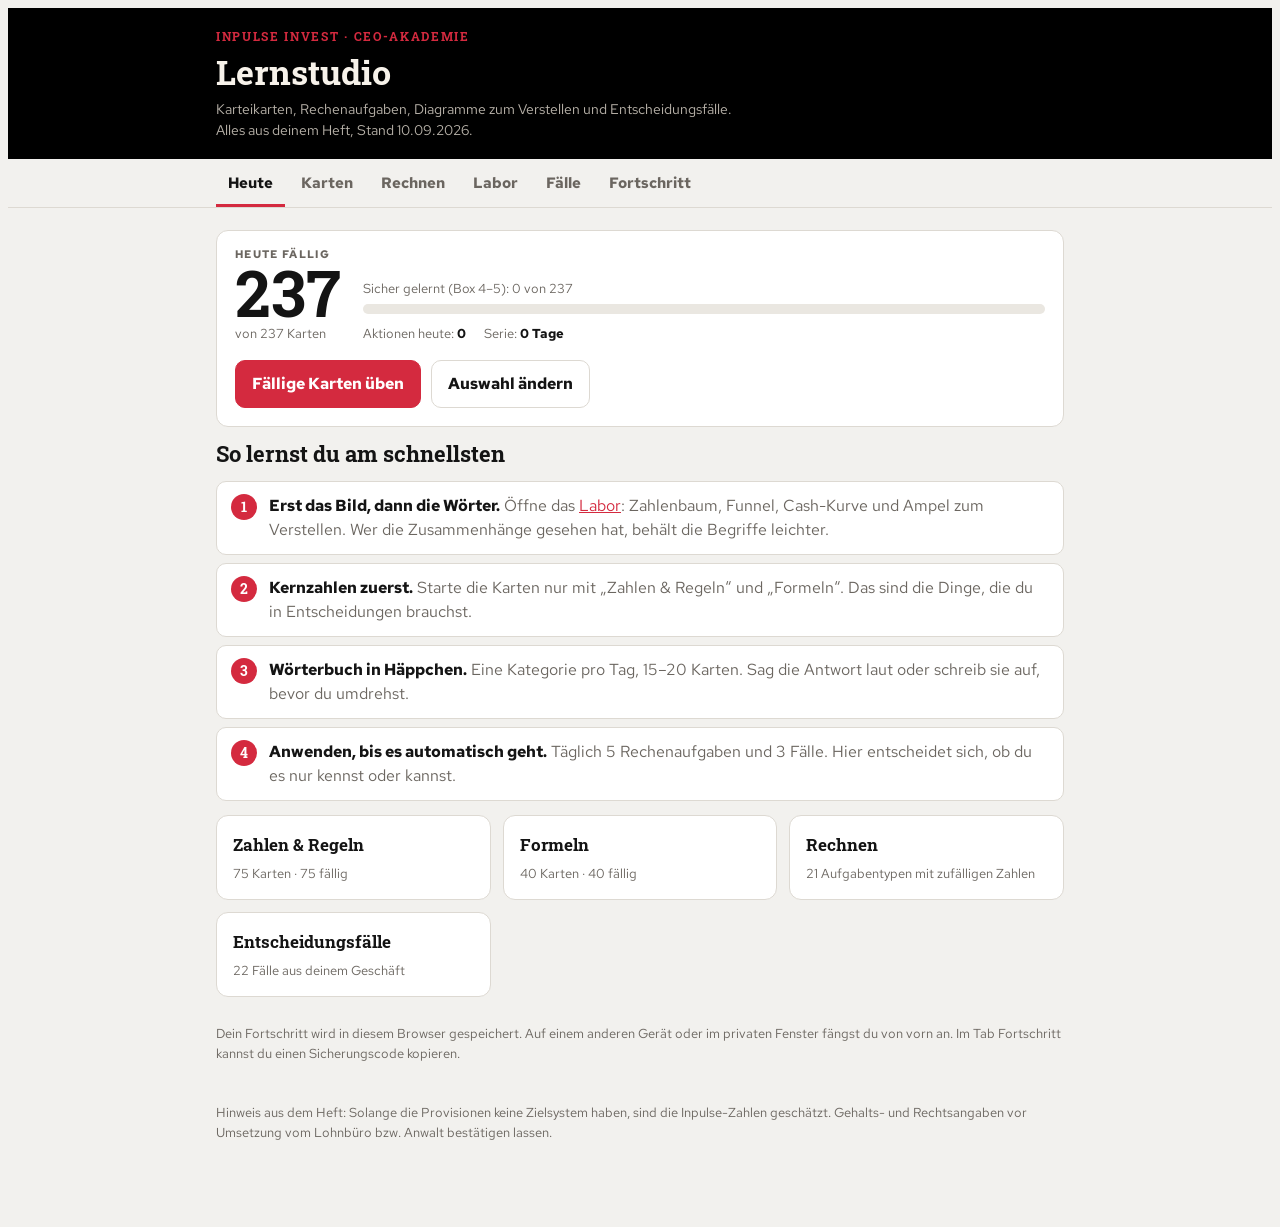
<file: ceo-akademie-lernen/index.html>
<!doctype html><html lang="de"><head><meta charset="utf-8"><meta name="viewport" content="width=device-width,initial-scale=1,viewport-fit=cover"></head><body><title>CEO-Akademie Lernstudio</title>
<link rel="preconnect" href="https://fonts.googleapis.com">
<link rel="preconnect" href="https://fonts.gstatic.com" crossorigin>
<link rel="stylesheet" href="https://fonts.googleapis.com/css2?family=Red+Hat+Text:wght@400;500;700&family=Roboto+Slab:wght@600;700&family=JetBrains+Mono:wght@500&display=swap">
<style>
/* Layout: schwarzer Kopf wie das Heft, darunter eine klebende Tab-Leiste und eine schmale Arbeitsspalte; alles Lernen passiert in Karten, Rechenfeldern und Diagrammen. */
:root{
  --bg:#F2F1EE; --card:#FFFFFF; --ink:#141414; --mute:#6B6660; --line:#DDD9D2; --soft:#EAE7E1;
  --accent:#D42A3F; --on-accent:#FFFFFF;
  --good:#1E8A4B; --warn:#B27300; --bad:#C62828;
  --hdr:#000000; --hdr-ink:#F7F2EA;
  --c-a:#1B8A8F; --c-b:#7A5BC7; --c-c:#2F6FD0; --c-d:#D1731B; --c-e:#3E9B4F; --c-f:#B83280; --c-g:#A8841A; --c-h:#D42A3F;
  --display:"Roboto Slab",Georgia,serif; --body:"Red Hat Text",system-ui,-apple-system,"Segoe UI",sans-serif; --mono:"JetBrains Mono",ui-monospace,Menlo,Consolas,monospace;
}
@media (prefers-color-scheme:dark){:root:not([data-theme="light"]){
  --bg:#0E0E0F; --card:#1A1A1C; --ink:#F2EFEA; --mute:#A39D95; --line:#2F2E2C; --soft:#252523;
  --accent:#F0495C; --on-accent:#14080A; --good:#4CC983; --warn:#E3AE45; --bad:#F37070;
  --c-a:#4FC3C8; --c-b:#A48BEA; --c-c:#6C9EF0; --c-d:#EE9A4A; --c-e:#6FCB80; --c-f:#E067AE; --c-g:#D9B445; --c-h:#F0495C; color-scheme:dark}}
:root[data-theme="dark"]{
  --bg:#0E0E0F; --card:#1A1A1C; --ink:#F2EFEA; --mute:#A39D95; --line:#2F2E2C; --soft:#252523;
  --accent:#F0495C; --on-accent:#14080A; --good:#4CC983; --warn:#E3AE45; --bad:#F37070;
  --c-a:#4FC3C8; --c-b:#A48BEA; --c-c:#6C9EF0; --c-d:#EE9A4A; --c-e:#6FCB80; --c-f:#E067AE; --c-g:#D9B445; --c-h:#F0495C; color-scheme:dark}
*{box-sizing:border-box}
body{background:var(--bg);color:var(--ink);font:400 16px/1.5 var(--body);padding-inline:0}
button,input,select,textarea{font:inherit;color:inherit}
h1,h2,h3{font-family:var(--display);text-wrap:balance;margin:0;line-height:1.2}
.wrap{width:100%;max-width:880px;margin-inline:auto;padding-inline:16px}
header.top{background:var(--hdr);color:var(--hdr-ink);padding-block:22px 18px}
.eyebrow{font:700 12px/1 var(--display);letter-spacing:.14em;text-transform:uppercase;color:var(--accent)}
header.top h1{font-size:clamp(24px,5vw,34px);margin-top:10px;color:var(--hdr-ink)}
header.top p{margin:6px 0 0;color:#B9B3AA;font-size:14px;max-width:60ch}
nav.tabs{position:sticky;top:env(safe-area-inset-top,0px);z-index:5;background:var(--bg);border-bottom:1px solid var(--line)}
nav.tabs .wrap{display:flex;gap:4px;overflow-x:auto;scrollbar-width:none}
nav.tabs button{flex:0 0 auto;background:none;border:0;border-bottom:3px solid transparent;padding:13px 12px 10px;font-weight:700;font-size:15px;color:var(--mute);cursor:pointer}
nav.tabs button[aria-current="true"]{color:var(--ink);border-bottom-color:var(--accent)}
nav.tabs button:hover{color:var(--ink)}
main{padding-block:22px 64px;min-height:60vh}
:focus-visible{outline:3px solid var(--accent);outline-offset:2px;border-radius:6px}
.sec{display:flex;flex-direction:column;gap:14px}
.row{display:flex;flex-wrap:wrap;gap:10px;align-items:center}
.grow{flex:1 1 0;min-width:0}
.card{background:var(--card);border:1px solid var(--line);border-radius:12px;padding:18px}
.card.flat{background:transparent}
.h2{font-size:22px}.h3{font-size:17px}
.mute{color:var(--mute)} .small{font-size:13px}
.lbl{font:700 11px/1 var(--body);letter-spacing:.12em;text-transform:uppercase;color:var(--mute)}
.btn{border:1px solid var(--line);background:var(--card);border-radius:10px;padding:11px 16px;font-weight:700;cursor:pointer;min-height:44px}
.btn:hover{border-color:var(--ink)}
.btn.pri{background:var(--accent);border-color:var(--accent);color:var(--on-accent)}
.btn.pri:hover{filter:brightness(1.06)}
.btn.sm{padding:7px 12px;min-height:36px;font-size:14px}
.btn[disabled]{opacity:.45;cursor:not-allowed}
.chip{border:1.5px solid var(--line);background:var(--card);border-radius:999px;padding:6px 12px;font-size:14px;font-weight:500;cursor:pointer;display:inline-flex;gap:8px;align-items:center}
.chip[aria-pressed="true"]{border-color:var(--cat,var(--ink));background:color-mix(in srgb,var(--cat,var(--ink)) 13%,var(--card));font-weight:700}
.chip .dot{width:10px;height:10px;border-radius:50%;background:var(--cat,var(--mute))}
.chip small{color:var(--mute);font-weight:500}
.grid2{display:grid;grid-template-columns:repeat(auto-fit,minmax(240px,1fr));gap:12px}
.tile{display:flex;flex-direction:column;gap:6px;text-align:left;cursor:pointer;background:var(--card);border:1px solid var(--line);border-radius:12px;padding:16px}
.tile:hover{border-color:var(--ink)}
.tile b{font-family:var(--display);font-size:17px}
.big{font:700 clamp(40px,10vw,64px)/1 var(--display);font-variant-numeric:tabular-nums}
.bar{height:10px;border-radius:99px;background:var(--soft);overflow:hidden;display:flex}
.bar i{display:block;height:100%}
.pill{font:700 12px/1 var(--body);padding:5px 9px;border-radius:99px;background:color-mix(in srgb,var(--cat,var(--mute)) 16%,var(--card));color:var(--ink);border:1px solid color-mix(in srgb,var(--cat,var(--mute)) 55%,var(--card))}
.ok{color:var(--good)}.no{color:var(--bad)}.wa{color:var(--warn)}
/* Karteikarte */
.fc{--cat:var(--c-a);background:var(--card);border:1px solid var(--line);border-top:6px solid var(--cat);border-radius:12px;padding:20px 20px 22px;min-height:290px;display:flex;flex-direction:column;gap:14px;cursor:pointer;user-select:none}
.fc .front{font:700 clamp(24px,5.5vw,34px)/1.2 var(--display);text-wrap:balance;overflow-wrap:anywhere}
.fc .sub{color:var(--mute);font-size:14px;margin-top:-6px}
.fc .back{border-top:2px dashed var(--line);padding-top:14px;font-size:18px;overflow-wrap:anywhere}
.fc .back.mono{font-family:var(--mono);font-size:16px;line-height:1.7}
.fc .hint{margin-top:auto;color:var(--mute);font-size:13px}
.rate{display:grid;grid-template-columns:repeat(3,1fr);gap:10px}
.rate .btn{border-width:2px}
.rate .again{border-color:var(--bad)}.rate .hard{border-color:var(--warn)}.rate .good{border-color:var(--good)}
/* Rechnen */
.qbox{font-size:18px}
.ans{display:flex;gap:10px;flex-wrap:wrap}
.ans input{flex:1 1 140px;min-width:0;font:700 22px var(--mono);padding:10px 14px;border:2px solid var(--line);border-radius:10px;background:var(--card)}
.ans input:focus{border-color:var(--accent);outline:none}
.fb{border-radius:10px;padding:14px 16px;border:1.5px solid var(--line);background:var(--soft)}
.fb.good{border-color:var(--good)}.fb.bad{border-color:var(--bad)}
.steps{margin:8px 0 0;padding-left:20px;font-family:var(--mono);font-size:14px}
/* Labor */
.sl{display:grid;grid-template-columns:1fr auto;gap:2px 10px;align-items:baseline}
.sl .sl-l{font-size:14px;color:var(--mute)} .sl output{font:700 15px var(--mono)}
.sl input{grid-column:1/-1;width:100%;accent-color:var(--accent)}
.sliders{display:grid;grid-template-columns:repeat(auto-fit,minmax(220px,1fr));gap:14px 22px}
.frow{display:grid;grid-template-columns:110px 1fr;gap:10px;align-items:center;font-size:14px}
.frow .tr{background:var(--soft);border-radius:6px;height:30px;position:relative}
.frow .tr i{position:absolute;inset:0 auto 0 0;border-radius:6px;background:var(--accent);min-width:3px}
.frow .tr b{position:absolute;right:8px;top:50%;transform:translateY(-50%);font:700 14px var(--mono)}
.frow .tr b.in{color:var(--on-accent);right:auto;left:8px}
svg text{font-family:var(--body)}
.ax{fill:var(--mute);font-size:13px}.axb{fill:var(--ink);font-size:12px;font-weight:700}
.tree,.tree ul{list-style:none;margin:0;padding-left:18px;border-left:2px solid var(--line)}
.tree{border-left:0;padding-left:0}
.tree li{margin:8px 0}
.node{border:1.5px solid var(--line);background:var(--card);border-radius:8px;padding:6px 10px;font-weight:700;font-size:14px;cursor:pointer;text-align:left}
.node:hover,.node[aria-pressed="true"]{border-color:var(--accent)}
.node[aria-pressed="true"]{background:color-mix(in srgb,var(--accent) 12%,var(--card))}
.node small{color:var(--mute);font-weight:500}
.zones{position:relative;height:44px;border-radius:8px;overflow:hidden;display:flex}
.zones i{display:block;height:100%}
.mark{position:absolute;top:-4px;bottom:-4px;width:4px;background:var(--ink);border-radius:2px;transition:left .15s}
.scale{position:relative;height:20px;font-size:12px;color:var(--mute)}
.scale span{position:absolute;transform:translateX(-50%);white-space:nowrap}
.light{display:inline-flex;align-items:center;gap:8px;font:700 18px var(--display)}
.light i{width:18px;height:18px;border-radius:50%;display:inline-block}
.opt{display:block;width:100%;text-align:left;margin:0 0 8px;padding:12px 14px;border:2px solid var(--line);background:var(--card);border-radius:10px;cursor:pointer;font-size:16px}
.opt:hover{border-color:var(--ink)}
.opt.right{border-color:var(--good);background:color-mix(in srgb,var(--good) 12%,var(--card))}
.opt.wrong{border-color:var(--bad);background:color-mix(in srgb,var(--bad) 10%,var(--card))}
textarea{width:100%;min-height:90px;border:2px solid var(--line);border-radius:10px;padding:10px;background:var(--card);font:13px var(--mono)}
.path{counter-reset:p;list-style:none;margin:0;padding:0;display:flex;flex-direction:column;gap:8px}
.path li{display:flex;gap:12px;align-items:flex-start;padding:12px 14px;background:var(--card);border:1px solid var(--line);border-radius:10px}
.path li::before{counter-increment:p;content:counter(p);flex:0 0 26px;height:26px;border-radius:50%;background:var(--accent);color:var(--on-accent);font:700 14px/26px var(--display);text-align:center}
.tbl{overflow-x:auto}
table.t{border-collapse:collapse;font-size:14px;min-width:420px;width:100%}
table.t th{background:var(--hdr);color:var(--hdr-ink);text-align:left;padding:8px 10px}
table.t td{padding:8px 10px;border-bottom:1px solid var(--line);font-variant-numeric:tabular-nums}
@media (max-width:480px){.frow{grid-template-columns:84px 1fr}.rate .btn{padding-inline:6px;font-size:14px}}
@media (prefers-reduced-motion:reduce){*{transition:none!important}}
</style>

<header class="top"><div class="wrap">
  <div class="eyebrow">Inpulse Invest · CEO-Akademie</div>
  <h1>Lernstudio</h1>
  <p>Karteikarten, Rechenaufgaben, Diagramme zum Verstellen und Entscheidungsfälle. Alles aus deinem Heft, Stand 10.09.2026.</p>
</div></header>
<nav class="tabs" aria-label="Bereiche"><div class="wrap" id="tabs"></div></nav>
<main><div class="wrap" id="view"></div></main>

<script id="data">
/* ---------- Hilfsfunktionen ---------- */
const esc=s=>String(s).replace(/&/g,"&amp;").replace(/</g,"&lt;").replace(/>/g,"&gt;");
const rich=s=>esc(s).replace(/\n/g,"<br>");
const nf=(x,d=0)=>Number(x).toLocaleString("de-DE",{minimumFractionDigits:d,maximumFractionDigits:d});
const eur=x=>nf(x,0)+" €";
const R=(a,b,s=1)=>a+s*Math.floor(Math.random()*Math.floor((b-a)/s+1));
const pick=a=>a[Math.floor(Math.random()*a.length)];
const shuffle=a=>{a=a.slice();for(let i=a.length-1;i>0;i--){const j=Math.floor(Math.random()*(i+1));[a[i],a[j]]=[a[j],a[i]]}return a};

/* ---------- Kategorien ---------- */
const CATS={
  A:{n:"Geld & Gewinn",c:"--c-a",dict:true},B:{n:"Kunden & Marketing",c:"--c-b",dict:true},C:{n:"Vertrieb",c:"--c-c",dict:true},
  D:{n:"Team & Personal",c:"--c-d",dict:true},E:{n:"Führung & Steuerung",c:"--c-e",dict:true},F:{n:"Branche & Recht",c:"--c-f",dict:true},
  G:{n:"Formeln",c:"--c-g"},H:{n:"Zahlen & Regeln",c:"--c-h"}
};

/* ---------- Karten: [Begriff, Zusatz, Erklärung, Baustein] ---------- */
const T={
A:[
["Umsatz","Revenue","Alles Geld, das für verkaufte Leistungen reinkommt, bevor irgendwas abgezogen wird.","02"],
["Innenprovision / Innenumsatz","","Die Provision, die der Bauträger oder die Plattform an Inpulse zahlt. Meist ca. 8 % vom Kaufpreis, minimal ca. 6 %. Bei 150.000 € Kaufpreis und 8 % = 12.000 €.",""],
["Courtage","","Provision aus Versicherungen (Abschluss- und Bestandscourtage).",""],
["Umsatz für die Firma (UfF)","","Innenumsatz minus die Provision, die du dem Berater zahlst. Das ist das Geld, mit dem die Firma arbeitet. Deine Ampel misst genau diese Zahl.","05"],
["Kosten, fix","","Kosten, die jeden Monat gleich anfallen, egal ob du verkaufst: Miete, Gehälter, Tools.","02"],
["Kosten, variabel","","Kosten, die nur anfallen, wenn du verkaufst, und mit jedem Verkauf wachsen: Berater-Provision, Stornoreserve, Leadkosten.","02"],
["Deckungsbeitrag (DB)","Contribution Margin","Umsatz minus variable Kosten. Das Geld, das die Fixkosten „deckt“. Erst was danach übrig bleibt, ist Gewinn.","02"],
["DB-Quote / Marge","","Wie viel Prozent vom Umsatz nach den variablen Kosten bleibt. 9.000 € von 12.000 € = 75 %.",""],
["Rohertrag / Rohmarge","Gross Profit / Gross Margin","Fast dasselbe wie Deckungsbeitrag: Umsatz minus direkte Kosten. Bei dir: Innenumsatz minus Berateranteil (minus Storno bei Versicherung).",""],
["Gewinn","Profit","Was nach allen Kosten übrig bleibt. Steht auf dem Papier, heißt aber nicht, dass das Geld schon auf dem Konto ist.",""],
["EBITDA","","Gewinn vor Zinsen, Steuern und Abschreibungen. Die „operative“ Gewinnzahl, mit der Firmen verglichen und bewertet werden.","07"],
["Cash / Liquidität","","Das Geld, das wirklich verfügbar ist. Firmen gehen nicht an fehlendem Gewinn pleite, sondern an fehlendem Cash.",""],
["Cashflow","","Wie viel Geld in einem Zeitraum rein- und rausgeflossen ist.",""],
["Break-even","","Der Punkt, an dem die Einnahmen genau die Kosten decken. Ab hier verdienst du Geld.","02"],
["Burn / Burn-Rate","","Wie viel Geld du pro Monat mehr ausgibst als reinkommt.",""],
["Runway","","Wie viele Monate dein Geld noch reicht: Cash ÷ Burn. Deine Regel: unter 6 Monaten = Stopp.","07"],
["Stornoreserve","","Geld, das du zurücklegst, weil Versicherungsprovisionen bei Kündigung zurückgefordert werden können (10 %). Bei Immobilien laut aktuellem Stand keine.",""],
["Stornohaftung","","Zeitraum, in dem eine Versicherung Provision zurückholen kann, wenn der Kunde kündigt.",""],
["Working Capital / DSO","Days Sales Outstanding","Geld, das in offenen Forderungen „festhängt“. DSO = wie viele Tage du im Schnitt auf dein Geld wartest.","07"],
["Liquiditätsplan","","Wochen-Tabelle: Was kommt wann rein, was geht wann raus, wie viel ist am Ende da.","07"],
["Budget","","Der Plan fürs Jahr: geplante Umsätze und Kosten pro Monat.",""],
["Forecast","","Die aktuelle Prognose: Was passiert realistisch, wenn es so weiterläuft?",""],
["Plan-Ist-Vergleich","","Plan gegen Wirklichkeit legen und die Abweichungen erklären.",""],
["Operating Leverage","","Hohe Fixkosten + niedrige variable Kosten: Jeder Mehr-Euro Umsatz landet fast komplett im Gewinn, jeder fehlende Euro auch im Verlust.",""],
["Multiple","","Faktor, mit dem der Gewinn (meist EBITDA) multipliziert wird, um den Firmenwert zu schätzen.",""]],
B:[
["Lead","","Ein Kontakt, der Interesse gezeigt hat (z. B. Formular ausgefüllt). Noch kein Kunde.",""],
["Qualifizierter Lead","","Ein Lead, der deine Kriterien erfüllt: erreichbar, passendes Einkommen, saubere SCHUFA.",""],
["CPL","Cost per Lead","Werbekosten ÷ Anzahl Leads. Was ein Kontakt kostet.","03"],
["qCPL","","Werbekosten ÷ qualifizierte Leads. Die ehrlichere Zahl, meist 2–3× so hoch wie der CPL.",""],
["CAC","Customer Acquisition Cost","Alle Kosten, um einen Kunden zu gewinnen (Werbung, Setting, Tools) ÷ Anzahl neuer Kunden.","03"],
["Blended CAC","","CAC über alle Kanäle gemischt. Sieht meist besser aus, weil Empfehlungen gratis sind.",""],
["LTV","Lifetime Value, CLV","Wie viel Umsatz ein Kunde über die ganze Beziehung bringt: erster Abschluss + weitere Verträge + Empfehlungen.","03"],
["LTGP","Lifetime Gross Profit","LTV minus variable Kosten (Berateranteil, Storno). Was dir von einem Kunden wirklich bleibt.",""],
["LTGP:CAC","","Wie oft ein Kunde seine Gewinnungskosten zurückbringt. 3,0x = für 1 € Werbung kommen 3 € Rohertrag zurück. Deine Regel: unter 1,5x nicht skalieren.",""],
["Payback / CAC-Payback","","Wie lange es dauert, bis das Geld für einen Kunden zurück ist.","03"],
["AOV / Ticket","","Durchschnittlicher Umsatz pro Abschluss.",""],
["Cross-Sell","","Einem bestehenden Kunden ein weiteres Produkt verkaufen (Immobilie → BU). Fast ohne CAC.",""],
["Kohorte","","Eine Kundengruppe aus demselben Zeitraum (z. B. alle Kunden aus Q1). Zeigt, ob Kunden über die Zeit besser oder schlechter werden.",""],
["CTR","Click-Through-Rate","Wie viel Prozent der Leute, die die Werbung sehen, draufklicken.",""],
["CPM","","Kosten für 1.000 Werbeeinblendungen.",""],
["Frequenz","","Wie oft dieselbe Person deine Werbung im Schnitt gesehen hat.",""],
["ROAS / POAS","","Umsatz (ROAS) bzw. Gewinn (POAS) pro 1 € Werbung.",""],
["NPS","Net Promoter Score","Kundenzufriedenheit: „Wie wahrscheinlich empfiehlst du uns weiter, 0–10?“",""],
["Double-Opt-In","","Der Kontakt bestätigt seine Einwilligung zweimal (z. B. per Mail-Link). Pflicht vor Werbe-Mails.",""]],
C:[
["Funnel","Trichter","Der Weg vom Lead zum Kunden. Auf jeder Stufe fallen Leute raus.","04"],
["Terminquote","","Wie viel Prozent der Leads einen Termin vereinbaren.",""],
["Show-Rate","","Wie viel Prozent der vereinbarten Termine wirklich erscheinen.",""],
["Abschlussquote","Close Rate","Wie viel Prozent der geführten Gespräche zum Abschluss führen.",""],
["Speed-to-Lead","","Zeit vom Lead-Eingang bis zum ersten Anruf. Ziel: unter 5 Minuten.",""],
["Pipeline","","Alle offenen Verkaufschancen mit Stufe und Wert.",""],
["Opportunity / Deal","","Eine konkrete Verkaufschance in der Pipeline.",""],
["Gewichtete Pipeline","","Jeder Deal-Wert × Wahrscheinlichkeit, dass er kommt. Realistischer als die Summe.",""],
["Pipeline Coverage","","Wie viel offene Pipeline du im Verhältnis zum Ziel hast (Faustregel 3×).",""],
["Win-Rate","","Gewonnene ÷ alle entschiedenen Deals.",""],
["Sales-Cycle","","Wie viele Tage ein Deal im Schnitt vom ersten Kontakt bis zum Abschluss braucht.",""],
["Sales Velocity","","Wie viel Euro pro Tag durch die Pipeline fließen.","04"],
["Reverse Funnel","Rückwärtsplanung","Vom Umsatzziel rückwärts rechnen, wie viele Abschlüsse, Termine, Leads und wie viel Budget du brauchst.",""],
["Lost Reason","","Pflicht-Grund, warum ein Deal verloren ging. Zeigt, welcher Einwand dich am meisten kostet.",""],
["Stale Deal","","Ein Deal, der seit Wochen nicht bewegt wurde. Wird geschlossen, damit die Pipeline ehrlich bleibt.",""],
["SC1 / SC2","","Sales Call 1 (Bedarfsanalyse) und Sales Call 2 (Konzept + Abschluss).",""],
["Talk-Ratio","","Wie viel Prozent der Gesprächszeit der Berater redet. Im Erstgespräch Ziel 30–43 %.",""],
["Setter / Closer","","Setter legt Termine, Closer schließt ab. Bei Inpulse: keine Setter, jeder macht beides.",""]],
D:[
["Netto / Brutto / AG-Kosten","","Netto = was der Mitarbeiter bekommt. Brutto = vor Steuern und seinen Abgaben. AG-Kosten = Brutto plus der Arbeitgeberanteil (~21 %). Du denkst netto, du zahlst AG-Kosten.","05"],
["AG-Anteil Sozialversicherung","","Was du als Arbeitgeber zusätzlich zum Brutto für Rente, Kranken-, Pflege-, Arbeitslosen- und Unfallversicherung zahlst (grob 20–21 %).",""],
["Sachkosten pro Kopf","","Arbeitsplatz, Tools, Telefon, Hardware pro Mitarbeiter. Bei dir ca. 1.380 € im Monat.",""],
["Break-even pro Kopf","","Wie viel „Umsatz für die Firma“ ein Mitarbeiter bringen muss, damit er seine Kosten deckt.",""],
["TTP","Time-to-Productivity, Ramp","Wie lange ein neuer Mitarbeiter braucht, bis er voll produktiv ist.","05"],
["Ramp-Kosten","","Das Geld, das du in der Anlaufzeit drauflegst, bevor er sich trägt.",""],
["Hiring-Payback","","Nach wie vielen Monaten sich eine Einstellung komplett bezahlt gemacht hat.",""],
["Cash-Payback pro Kopf","","Dasselbe, aber gerechnet mit dem Tag, an dem die Provision wirklich auf dem Konto ist.",""],
["Kapazität / Auslastung","","Wie viele Gespräche ein Berater schaffen kann und wie viel davon er nutzt.",""],
["FTE","Full Time Equivalent","Vollzeitstelle. Zwei Halbtagskräfte = 1 FTE.",""],
["Umsatz pro Kopf","","Jahresumsatz ÷ FTE. Wichtigste Effizienzzahl eines Teams.",""],
["Ampel","","Grün/Gelb/Rot-Bewertung pro Mitarbeiter nach festen Umsatzschwellen.","06"],
["Grün-Quote","","Wie viel Prozent deiner Berater grün sind. Ziel ≥ 60 %. Das Team skaliert über diese Zahl, nicht über Köpfe.",""],
["Freigabe","","Die Prüfung am Ende der Probezeit. Wer nicht besteht, spricht nicht mit echten Kunden.",""],
["Probezeit","","Die ersten Monate, in denen beide Seiten leichter trennen können. Bei dir: 3 Monate ohne Titel mit eigener Ampel.",""],
["Onboarding","","Die strukturierte Einarbeitung neuer Mitarbeiter (30/60/90 Tage).",""],
["Cost per Hire","","Was eine erfolgreiche Einstellung kostet (Anzeigen + Zeit ÷ Einstellungen).",""],
["Vollkosten","Fully Loaded Cost","Alles zusammen, was ein Mitarbeiter pro Monat kostet: AG-Kosten + Sachkosten + deine Führungszeit + anteilige Recruitingkosten.",""],
["Fixum","","Das feste Monatsgehalt, unabhängig vom Umsatz.",""],
["Provisionsvorschuss / Provisionskonto","","Das Fixum wird mit späteren Provisionen verrechnet. Erst wenn die Provisionen das Fixum übersteigen, gibt es mehr Geld.","06"],
["Time-to-Hire","","Tage von der Stellenausschreibung bis zum Vertrag.",""],
["Mis-hire","","Fehleinstellung: jemand, von dem du dich in der Probezeit trennst.",""],
["Fluktuation / Retention","","Wie viele Mitarbeiter gehen (Fluktuation) bzw. bleiben (Retention) pro Jahr.",""],
["Quote (Quota)","","Das Umsatzziel eines Verkäufers.",""],
["OTE","On-Target-Earnings","Gesamtverdienst eines Verkäufers bei 100 % Zielerreichung.",""],
["Attainment","","Wie viel Prozent seines Ziels jemand erreicht hat.",""],
["Override","","Zusätzliche Provision für eine Führungskraft auf den Umsatz ihres Teams.",""],
["Agenturinhaber","","Oberste Stufe: eigener Standort, eigenes Team, Override.","06"],
["Führungsspanne","","Wie viele Leute eine Führungskraft gut führen kann (Vertrieb: ca. 6–10).",""],
["Scorecard (Hiring)","","Vor der Einstellung aufgeschrieben: Welche messbaren Ergebnisse muss die Person nach 6–12 Monaten liefern?",""],
["Who-Methode / Topgrading","","Strukturierte Interview-Methode, die Fehleinstellungen stark senkt.",""],
["DISG","","Persönlichkeitsmodell: Rot (dominant), Gelb (initiativ), Grün (stetig), Blau (gewissenhaft). Du: Rot-Gelb.",""],
["Scheinselbständigkeit","","Wenn jemand als „Selbständiger“ läuft, aber wie ein Angestellter arbeitet. Teuer und rechtlich riskant.",""],
["Mindestlohn","","Gesetzlich garantierter Stundenlohn. Das Fixum muss ihn immer abdecken, egal wie die Provision läuft.",""]],
E:[
["KPI","Key Performance Indicator","Eine Kennzahl, mit der du steuerst.",""],
["Frühindikator / Spätindikator","Leading / Lagging","Früh = zeigt, was kommt (Termine). Spät = zeigt, was war (Umsatz).",""],
["Scorecard (Firma)","","5–15 Zahlen, die jede Woche angeschaut werden, jede mit Ziel und Besitzer.","08"],
["North Star","","Die eine Zahl, die am besten zeigt, ob das Geschäft gesund wächst.",""],
["OKR","","Objective (Ziel in Worten) + Key Results (2–4 messbare Ergebnisse).",""],
["EOS","","Führungssystem für kleine und mittlere Firmen: Vision, Scorecard, Quartalsziele, Wochenmeeting.",""],
["Rock","","Ein Quartalsziel in EOS (3–7 pro Person).",""],
["L10-Meeting","","Wöchentliches 90-Minuten-Führungsmeeting mit fester Agenda.",""],
["IDS","","Identify, Discuss, Solve: Problem benennen, besprechen, lösen.",""],
["Accountability Chart","","Organigramm, das zeigt, wer wofür verantwortlich ist. Jede Funktion genau ein Name.",""],
["RACI","","Wer macht (R), wer entscheidet (A), wer wird gefragt (C), wer informiert (I).",""],
["SOP","Standard Operating Procedure","Schriftliche Schritt-für-Schritt-Anleitung für einen Prozess.",""],
["1:1","","Regelmäßiges Einzelgespräch Führungskraft–Mitarbeiter.",""],
["QBR","Quarterly Business Review","Quartalsrückblick und -planung.",""],
["Management by Exception","","Nur besprechen, was vom Plan abweicht. Alles Grüne wird nicht diskutiert.",""]],
F:[
["Tippgeber","","Darf nur Kontaktdaten mit Einwilligung weitergeben, keine Beratung, keine Produktempfehlung. Dein Status, bis die Erlaubnis da ist.",""],
["§34c GewO","","Erlaubnis für Makler, u. a. Immobilien-/Wohnungsvermittlung.",""],
["§34d GewO","","Erlaubnis für Versicherungsvermittlung.",""],
["§34f / §34i GewO","","Erlaubnis für Finanzanlagen (f) bzw. Immobiliardarlehen/Baufinanzierung (i).",""],
["DSGVO Art. 22","","Keine vollautomatische Ablehnung von Leads oder Bewerbern. Immer prüft ein Mensch.",""],
["IHK-Antrag","","Die Erlaubnis wird bei der IHK beantragt. Eine GmbH braucht einen eigenen Antrag.",""],
["Kaufpreis (KP)","","Preis der Wohnung. Provisionen werden oft in % vom KP angegeben.",""],
["Innenprovision offenlegen","","Über 15 % Innenprovision muss dem Kunden offengelegt werden (BGH).",""],
["UWG","","Gesetz gegen unlauteren Wettbewerb: keine Renditeversprechen in Werbung, keine unbelegten Verdienstzahlen in Stellenanzeigen.",""],
["Befristeter Vertrag (§14 TzBfG)","","Arbeitsvertrag mit Enddatum. Die saubere Form für deine Probezeit statt „Praktikum“.",""],
["AfA","","Abschreibung: Steuerlicher Wertverlust einer Immobilie. Neubau oft degressiv, Bestand linear.",""]]
};
/* Formeln und Regeln: [Frage, Antwort, Baustein] */
const F_=[
["Gewinn","Umsatz − Kosten","02"],["Deckungsbeitrag (DB)","Umsatz − variable Kosten","02"],["DB-Quote","DB ÷ Umsatz","02"],
["Umsatz für die Firma (UfF)","Innenumsatz − Berater-Provision","05"],["Break-even in Deals","Fixkosten ÷ DB pro Deal","02"],["Break-even in €","Fixkosten ÷ DB-Quote","02"],
["Veränderung in %","(neu − alt) ÷ alt × 100","02"],["CPL / qCPL","Adspend ÷ Leads  bzw.  Adspend ÷ qualifizierte Leads","03"],["CAC","Alle Akquisekosten ÷ Neukunden","03"],
["CAC aus dem Funnel","CPL ÷ (Terminquote × Show-Rate × Abschlussquote)","03"],
["LTV im Finanzvertrieb","Erstprovision + Bestand + Cross-Sell + Empfehlung − Storno","03"],["LTGP","LTV − variable Kosten (Berateranteil + Storno + Abwicklung)","03"],
["LTGP:CAC","LTGP ÷ CAC","03"],["CAC-Payback","CAC ÷ Rohertrag pro Kunde pro Monat","03"],["DB pro Engpassstunde","DB ÷ Beraterstunden (Produkte danach sortieren)","03"],
["Kunden aus dem Funnel","Leads × Terminquote × Show-Rate × Abschlussquote","04"],["Win-Rate","Gewonnen ÷ (Gewonnen + Verloren)","04"],
["Gewichtete Pipeline","Σ (Deal-Wert × Wahrscheinlichkeit der Stufe)","04"],["Pipeline Coverage","Ungewichtete Pipeline ÷ Umsatzziel (≈ 3x)","04"],
["Sales Velocity","(Opportunities × Win-Rate × Ø Deal-Wert) ÷ Sales-Cycle in Tagen","04"],
["Reverse Funnel","Ziel ÷ Ø Provision = Abschlüsse\n÷ Abschlussquote = Gespräche\n÷ Show-Rate = Termine\n÷ Terminquote = Leads\n× CPL = Budget","04"],
["Forecast-Genauigkeit","1 − |Ist − Forecast| ÷ Forecast","04"],["AG-Kosten","Brutto × ~1,21","05"],
["Vollkosten pro Monat","AG-Kosten + Sachkosten (1.380 €) + Führungszeit + Recruiting anteilig","05"],["Break-even pro Kopf","Vollkosten ÷ UfF pro Deal","05"],
["DB pro Kopf","UfF − Vollkosten","05"],["Kosten einer Fehleinstellung","Recruiting + Vollkosten × Monate bis Trennung + Führungszeit","05"],
["Benötigte Bewerbungen","Einstellungen ÷ (Bewerbung→Angebot × Angebot→Start × Freigabe-Quote)","06"],
["Cost per Hire","(Anzeigen + deine Zeit) ÷ erfolgreiche Einstellungen","06"],["Peter-Anteil","Peters Umsatz ÷ Gesamtumsatz (Ziel < 30 %)","05"],
["Umsatz pro Kopf","Jahres-UfF ÷ FTE","05"],["EBITDA","Umsatz − variable Kosten − Fixkosten (vor Zinsen, Steuern, Abschreibungen)","07"],
["Sicherheitsabstand","(Ist-Umsatz − Break-even-Umsatz) ÷ Ist-Umsatz","07"],["Net Burn","Monatliche Auszahlungen − monatliche Einzahlungen","07"],
["Runway","Liquide Mittel ÷ Net Burn (unter 6 Monate = Stopp)","07"],["DSO","Ø offene Forderungen ÷ Umsatz pro Tag","07"],
["Gebundenes Kapital","Umsatz pro Tag × DSO","07"],["Plan-Ist-Abweichung","(Ist − Plan) ÷ Plan","07"],["Firmenwert (grob)","EBITDA × Multiple","07"],["EBITDA-Marge","EBITDA ÷ Nettoumsatz","07"]];
const H_=[
["Runway-Regel","Unter 6 Monaten = STOPP (kein Adspend-Hike, kein Hire). Unter 3 Monaten: alle Tool-Abos über 100 € im Monat kündigen.","07"],
["LTGP:CAC: ab wann skalieren?","≥ 1,5x ist Pflicht vor jeder Skalierung, ab 3x gesund.","03"],
["LTGP:CAC in Stufen","< 1,0x vernichtet Geld → stoppen\n1,0–1,5x → nicht skalieren, reparieren\n1,5–3,0x → dünn, vorsichtig skalieren (+20 % alle 48–72 h)\n3,0–5,0x → gesund, skalieren\n> 5,0x → du investierst zu wenig","03"],
["Ziel für Speed-to-Lead","Unter 5 Minuten (Median). Rot bei über 15 Minuten.","04"],
["Ziel für die Show-Rate","≥ 75 %. Rot unter 60 %.","08"],
["Talk-Ratio im Erstgespräch","Ziel 30–43 %. Wer über 55 % redet, erzählt statt zu fragen.","06"],
["CAC-Ziele","Blended unter 450 €, Lead-Kanal unter 400 €, sonst Kanal pausieren. (Stand: 575 € blended, Lead-Kanal 1.703 €.)","03"],
["Ziel für den LTV","≥ 2.500 € über Cross-Sell und Bestandsreaktivierung (Stand: ≈ 1.115 €, Definition unklar).","03"],
["CAC-Payback bewerten","< 3 Monate exzellent · 3–6 Monate gut, braucht Puffer · > 6 Monate nur mit Kapital oder Kreditlinie.","03"],
["Pipeline Coverage: Faustregel","3×. Gewichtete Pipeline unter 2× des Monatsziels = rot.","04"],
["Stornoreserve","10 % jedes Innenumsatzes (Versicherung) auf ein separates Konto, nie für laufende Kosten antasten.","07"],
["Ziel Storno-Quote","Unter 10 %.","04"],
["Ziel Grün-Quote","≥ 60 % der Berater grün.","05"],
["Ziel Fehleinstellungsquote","Unter 15 % (Trennungen in der Probezeit).","05"],
["Ziel Retention Jahr 1","Über 70 % sind nach 12 Monaten noch da.","05"],
["Ziel Freigabe-Quote","≥ 50 % bestehen Probezeit und Freigabe.","05"],
["Ziel Zeit bis grün","≤ 4 Monate von Tag 1 bis zur ersten grünen Ampel.","05"],
["Peter-Anteil am Umsatz","Ziel unter 30 %, aktuell ca. 42 %, rot über 45 %.","05"],
["Führungsspanne bei dir","Vertrieb allgemein 6–10. Mit einem Begleittag pro Junior und Monat eher 4–5 Junioren pro Führungskraft.","05"],
["Ampel: Schwellen","Gemessen wird UfF, rollierend über 3 Monate. Boden (rot darunter) 25.000 € für alle. Grün ab 40.000 € Junior · 50.000 € Berater · 65.000 € Senior · 75.000 € Director.","06"],
["Ampel: Folgen","2× gelb in Folge → eine Stufe runter\n2× rot in Folge → Trennung\nAufstieg = 3 Monate grün auf der Schwelle der nächsten Stufe","06"],
["Probezeit-Ampel","Gelb / Grün ab (UfF pro Monat):\nMonat 1: 10.000 / 15.000 €\nMonat 2: 15.000 / 20.000 €\nMonat 3: 20.000 / 25.000 €","06"],
["Probezeit: Gelb in Monat 3","1 Monat Verlängerung. Grün in Monat 3 → Freigabe → Junior. Rot → der Vertrag endet mit der Befristung.","06"],
["Freigabe-Prüfung","A Kapitalanlage 40 % · B Versicherung 20 % · C Verkaufen 30 % · D Recht & Regeln 10 % (K.O.). Bestanden ab 80 %, Teil D muss zu 100 % sitzen.","06"],
["Berater-Anteil an der Innenprovision (Immobilie)","Junior 25 % · Berater 31 % · Senior 34 % · Director 37,5 %","05"],
["UfF pro Wohnung (150.000 € KP, 8 %)","Junior 9.000 € · Berater 8.280 € · Senior 7.920 € · Director 7.500 €","05"],
["Vollkosten je Stufe","Junior 6.265 € · Berater 7.000 € · Senior 8.680 € · Director 11.730 €","05"],
["Break-even je Stufe (Wohnungen pro Monat)","Junior 0,7 · Berater 0,85 · Senior 1,1 · Director 1,6","05"],
["Kette einer Wohnung","150.000 € Kaufpreis → 8 % = 12.000 € Innenprovision → Junior −3.000 € → 9.000 € UfF (75 %) → minus anteilige Fixkosten → Gewinn.","02"],
["Wohnung gegen Versicherung","1 Wohnung ≈ 10 Versicherungsabschlüsse für die Firma.","05"],
["Cash-Bedarf pro Junior","Ca. 27.500 € bis zum Cash-Payback (ca. Monat 7). Auf dem Papier rechnet er sich schon in Monat 3.","05"],
["Kosten einer Fehleinstellung (Junior)","Ca. 21.300 € (2.500 Recruiting + 3 × 6.265 Vollkosten), dazu Zeit und verbrannte Leads.","05"],
["Sachkosten und AG-Anteil","Sachkosten ca. 1.380 € pro Kopf und Monat. AG-Anteil ca. 21 % auf das Brutto.","05"],
["Wert deiner Stunde","Ca. 500 € eigener Umsatz. Für die Vollkosten wird Führungszeit mit 150 € pro Stunde angesetzt.","05"],
["Entscheidungs-Hierarchie","1 Recht → 2 Cash → 3 Unit Economics → 4 Wachstum → 5 Effizienz.","10"],
["Die 3 Fragen vor jeder Entscheidung","1) Welches Prinzip testet das? 2) Welche Zahl müsste sich ändern, damit wir zurückrollen? 3) Wer trägt die Verantwortung?","10"],
["Werbebudget erhöhen nur wenn …","LTGP:CAC des Kanals ≥ 1,5x über 4+ Wochen, Runway ≥ 6 Monate, schrittweise (+10–20 %).","10"],
["Kanal oder Produkt stoppen wenn …","DB II über 2 Monate negativ oder LTGP:CAC unter 1,0x.","10"],
["Beförderung nur wenn …","3 Monate grün auf der nächsten Stufe. Keine Ausnahmen.","10"],
["Mitarbeiter einstellen nur wenn …","Erlaubnis da · Vertrag geprüft · Onboarding steht · Cash-Bedarf bis Cash-Payback im Liquiditätsplan gedeckt · Objekte für ihn da.","10"],
["Tippgeber-Grenze","Keine Beratung, keine Produktempfehlung, keine produktbezogene Werbung im eigenen Namen, bis die Erlaubnis da ist. Gilt auch für Mitarbeiter.","10"],
["Denkregel 1","Was nicht gemessen wird, existiert nicht. Jede Zahl braucht Datum, Quelle und eine klare Definition.","00"],
["Denkregel 2","Durchschnitte lügen. Immer aufteilen: pro Kanal, pro Produkt, pro Person.","00"],
["Denkregel 3","Gewinn ist nicht Cash. Rekord-Umsätze und trotzdem kein Geld auf dem Konto, weil die Provision erst Monate später kommt.","00"],
["Denkregel 4","Frühindikatoren schlagen Spätindikatoren. Anwahlen, Termine und Shows zeigen die Zukunft und lassen sich diese Woche ändern.","00"],
["Denkregel 5","System vor Person. Wenn es nur läuft, weil du selbst verkaufst, hast du einen Job, kein Unternehmen.","00"],
["Die drei CAC-Varianten","Paid CAC (nur Werbung ÷ Neukunden aus Werbung) · Blended CAC (alle Kosten ÷ alle Neukunden) · Fully Loaded CAC (inkl. anteiliger Personalkosten, die ehrlichste Zahl).","03"],
["Diagnose bei LTGP:CAC unter 1,5x","CAC zu hoch → CPL, Terminquote, Show-Rate oder Abschlussquote prüfen.\nLTGP zu niedrig → Ticket, Storno, Berateranteil oder Cross-Sell prüfen.","03"],
["Gegenmittel bei niedriger Show-Rate","Reminder-Kette, Pre-Frame-Video, Termin unter 48 Stunden.","03"],
["Gegenmittel bei niedriger Terminquote","Speed-to-Lead unter 5 Minuten, Setter-Skript, mehr Anwahlversuche.","03"],
["Forecast-Kategorien","Commit (≥ 90 %, Kopf verwettet) · Best Case (Commit + Chancen ≥ 50 %) · Pipeline (alles andere).","04"],
["Die drei Finanzberichte","GuV (Haben wir Gewinn gemacht?) · Bilanz (Was besitzen und schulden wir?) · Liquiditätsplan (Reicht das Geld?).","07"],
["GuV von oben nach unten","Umsatz − Storno = Nettoumsatz − variable Kosten = DB I − direkte Fixkosten = DB II − Gemeinkosten = EBITDA − Abschreibungen = EBIT − Zinsen = EBT − Steuern = Jahresüberschuss.","07"],
["Die drei Szenarien","Base Case (Quoten bleiben) · Downside (−30 % Umsatz, Zahlungen 2 Monate später: überleben wir?) · Upside (+30 %: haben wir Kapazität und Cash?).","07"],
["Konten-Prinzip (Profit First)","1 Einnahmen · 2 Steuer-Rücklage · 3 Storno-Reserve (10 %) · 4 Betrieb · 5 Gewinn/Inhaber.","07"],
["Operating Rhythm","Daily Huddle 10 Min · 1:1 wöchentlich 30 Min · L10 wöchentlich 60–90 Min · Pipeline-Review 45 Min · Monats-Review 2 h · Quartals-Planung 1 Tag · Jahres-Strategie 2 Tage.","08"],
["L10-Agenda (90 Min)","Gute Nachricht 5 · Scorecard 5 · Rocks 5 · Schlagzeilen 5 · To-dos 5 · IDS 60 · Abschluss 5.","08"],
["Die 6 EOS-Komponenten","Vision · People · Data · Issues · Process · Traction.","08"],
["Die 4 Perspektiven der Balanced Scorecard","Finanzen · Kunden · Prozesse · Lernen & Entwicklung.","08"],
["Die 7 Delegationsstufen","1 Sagen · 2 Verkaufen · 3 Befragen · 4 Einigen · 5 Beraten · 6 Erkundigen · 7 Delegieren.","08"],
["Regeln für die Firmen-Scorecard","5–15 Zahlen, wöchentlich, überwiegend Frühindikatoren, jede mit Besitzer, Ziel und Ampelschwelle, 13 Wochen Verlauf sichtbar.","08"],
["Entwicklungsphasen","1 Gründer-Modus (1–3 Leute) · 2 Erstes Team (4–10) · 3 Management-Ebene (10–30) · 4 Organisation (30+). Du bist in Phase 1.","08"],
["Rechtliche Leitplanken Hiring","Keine unbezahlte Probewoche · kein „Praktikum“ (befristeter Vertrag §14 TzBfG) · kein Handelsvertreter-Modell · Verdienstzahlen nur mit belegtem Median (§16 UWG) · keine automatische Ablehnung (DSGVO Art. 22).","06"],
["Junior-Fixum und Mindestlohn","1.700 € netto bei 40 h liegt darunter. Lösung: 38 h und 2.550 € brutto, Verträge immer brutto.","05"],
["Stand Lead-Kanal","CAC 1.703 € (rot), LTGP:CAC 0,93x. Jeder Kunde über diesen Kanal kostet Geld.","03"],
["Satz 1","Eine Wohnung = ___ € Innenprovision, ___ € für die Firma.\n→ 12.000 € Innenprovision, 7.500–9.000 € für die Firma.","10"],
["Satz 2","Gewinn ist nicht ___ – Provision kommt Monate später.\n→ Cash.","10"],
["Satz 3","Runway unter ___ Monaten: Stopp.\n→ 6 Monaten.","10"],
["Satz 4","Kunden = Leads × ___ × ___ × ___.\n→ Terminquote × Show-Rate × Abschlussquote.","10"],
["Satz 5","Unter ___ LTGP:CAC wird nicht skaliert.\n→ 1,5x.","10"],
["Satz 6","Ein Junior kostet ca. ___ € im Monat und ca. ___ € Vorfinanzierung bis zum Cash-Payback.\n→ ca. 6.300 € und ca. 27.500 €.","10"],
["Satz 7","Das Team skaliert über die ___, nicht über Köpfe.\n→ Grün-Quote.","10"],
["Satz 8","___ vor Köpfen.\n→ Objekte.","10"],
["Satz 9","___ vor Rendite – die ___-Grenze ist die höchste Regel.\n→ Recht vor Rendite, Tippgeber-Grenze.","10"],
["Satz 10","Jede Zahl braucht ___, ___, ___ und einen ___.\n→ Datum, Quelle, Definition, Besitzer.","10"]
];
const CARDS=[];
for(const k of Object.keys(T))T[k].forEach((t,i)=>CARDS.push({id:k+i,cat:k,f:t[0],en:t[1],b:t[2],ref:t[3]}));
F_.forEach((t,i)=>CARDS.push({id:"G"+i,cat:"G",f:t[0],en:"",b:t[1],ref:t[2],mono:true}));
H_.forEach((t,i)=>{let b=t[1],f=t[0],en="";
  if(/^Satz \d+$/.test(f)){const p=b.split("\n→ ");en=f.replace("Satz","Merksatz");f=p[0];b=p[1]}
  CARDS.push({id:"H"+i,cat:"H",f,en,b,ref:t[2]})});

/* ---------- Rechenaufgaben ---------- */
const VERDICT=r=>r<1?"unter 1,0x: Kanal stoppen oder radikal umbauen":r<1.5?"1,0–1,5x: nicht skalieren, Funnel und Marge reparieren":r<3?"1,5–3,0x: funktioniert, aber dünn, vorsichtig skalieren":r<5?"3,0–5,0x: gesundes Geschäft, skalieren":"über 5,0x: sehr stark, du investierst eher zu wenig";
const STUFEN=[["Junior",6265,9000],["Berater",7000,8280],["Senior",8680,7920],["Director",11730,7500]];
const GENS=[
{id:"gewinn",g:"Geld",name:"Gewinn & DB-Quote",make(){
  const U=R(20,60,2)*1000,v=Math.round(U*R(20,40,5)/100/500)*500,F=R(8,20)*1000,DB=U-v;
  if(Math.random()<.5)return{q:`Umsatz ${eur(U)}, variable Kosten ${eur(v)}, Fixkosten ${eur(F)}. Wie hoch ist der <b>Gewinn</b>?`,unit:"€",ans:DB-F,steps:[`DB = ${eur(U)} − ${eur(v)} = ${eur(DB)}`,`Gewinn = ${eur(DB)} − ${eur(F)} = ${eur(DB-F)}`]};
  return{q:`Umsatz ${eur(U)}, variable Kosten ${eur(v)}. Wie hoch ist die <b>DB-Quote</b> in Prozent?`,unit:"%",ans:DB/U*100,abs:.15,steps:[`DB = ${eur(U)} − ${eur(v)} = ${eur(DB)}`,`DB-Quote = ${eur(DB)} ÷ ${eur(U)} = ${nf(DB/U*100,1)} %`]}}},
{id:"be",g:"Geld",name:"Break-even in Deals",make(){
  const F=R(15,40)*1000,d=pick([6000,7500,8280,9000]);
  return{q:`Fixkosten ${eur(F)} pro Monat, Deckungsbeitrag ${eur(d)} pro Deal. Wie viele Deals pro Monat brauchst du für den <b>Break-even</b>? (eine Nachkommastelle)`,unit:"Deals",ans:F/d,abs:.06,steps:[`Break-even = Fixkosten ÷ DB pro Deal`,`= ${eur(F)} ÷ ${eur(d)} = ${nf(F/d,1)} Deals`]}}},
{id:"bee",g:"Geld",name:"Break-even in € (DB-Quote)",make(){
  const q=pick([45,60,70,75]),F=R(12,40)*1000,be=F/(q/100);
  if(Math.random()<.5){const deal=pick([7500,9000,12000]);return{q:`Fixkosten ${eur(F)} pro Monat, DB-Quote ${q} %. Wie hoch ist der <b>Break-even-Umsatz</b> in Euro? (Toleranz 1 %)`,unit:"€",ans:be,rel:.01,steps:[`Break-even in € = Fixkosten ÷ DB-Quote`,`= ${eur(F)} ÷ ${nf(q/100,2)} = ${eur(be)}`,`Rückweg in Deals bei ${eur(deal)} Umsatz pro Deal: ${eur(be)} ÷ ${eur(deal)} = ${nf(be/deal,1)} Deals`]}}
  const d=pick([1500,3000,6300]),m=d/(q/100);
  return{q:`Du buchst neue Fixkosten von ${eur(d)} pro Monat (Tool oder Mitarbeiter). Deine DB-Quote liegt bei ${q} %. Wie viel <b>zusätzlichen Umsatz</b> musst du pro Monat machen, um die neuen Fixkosten zu decken?`,unit:"€",ans:m,rel:.01,steps:[`Zusätzlicher Umsatz = neue Fixkosten ÷ DB-Quote`,`= ${eur(d)} ÷ ${nf(q/100,2)} = ${eur(m)}`,`Zur Kontrolle: ${eur(m)} × ${q} % = ${eur(d)} Deckungsbeitrag, genau die neuen Fixkosten`]}}},
{id:"cac",g:"Kunden",name:"CAC aus dem Funnel",make(){
  const cpl=R(20,60,5),tq=R(15,30,5),sh=R(60,80,5),cl=R(20,35,5),ch=tq*sh*cl/1e6,cac=cpl/ch;
  return{q:`CPL ${eur(cpl)}, Lead→Termin ${tq} %, Show-Rate ${sh} %, Abschlussquote ${cl} %. Wie hoch ist der <b>CAC</b>?`,unit:"€",ans:cac,rel:.01,steps:[`Kette = ${tq/100} × ${sh/100} × ${cl/100} = ${nf(ch,4)}`,`CAC = CPL ÷ Kette = ${eur(cpl)} ÷ ${nf(ch,4)} = ${eur(cac)}`]}}},
{id:"ltgp",g:"Kunden",name:"LTGP berechnen",make(){
  const L=R(3,8)*1000,s=R(30,60,10),b=L*s/100,st=L*.1;
  return{q:`LTV ${eur(L)}, ${s} % davon gehen als Provision an den Berater, Storno-Reserve 10 % vom LTV. Wie hoch ist der <b>LTGP</b>?`,unit:"€",ans:L-b-st,steps:[`Berater: ${eur(L)} × ${s} % = ${eur(b)}`,`Storno: ${eur(L)} × 10 % = ${eur(st)}`,`LTGP = ${eur(L)} − ${eur(b)} − ${eur(st)} = ${eur(L-b-st)}`]}}},
{id:"ratio",g:"Kunden",name:"LTGP:CAC",make(){
  const l=R(8,30)*100,c=R(5,20)*100,r=l/c;
  return{q:`LTGP ${eur(l)}, CAC ${eur(c)}. Wie hoch ist <b>LTGP:CAC</b>? (zwei Nachkommastellen, ohne „x“)`,unit:"x",ans:r,abs:.02,steps:[`${eur(l)} ÷ ${eur(c)} = ${nf(r,2)}x`,`Einordnung: ${VERDICT(r)}`]}}},
{id:"vel",g:"Vertrieb",name:"Sales Velocity",make(){
  const o=R(20,60,5),w=R(20,35,5),d=R(3,6)*1000,c=R(20,50,5),v=o*w/100*d/c;
  return{q:`${o} Opportunities, Win-Rate ${w} %, Ø Deal ${eur(d)}, Sales-Cycle ${c} Tage. Wie hoch ist die <b>Sales Velocity</b> pro Tag?`,unit:"€/Tag",ans:v,rel:.01,steps:[`${o} × ${w/100} × ${eur(d)} ÷ ${c} Tage`,`= ${eur(v)} pro Tag`]}}},
{id:"rev",g:"Vertrieb",name:"Rückwärtsplanung",make(){
  const z=R(30,80,10)*1000,p=pick([4000,5000]),cl=pick([20,25,30]),sh=pick([60,70,80]),tq=pick([15,20,25]),cpl=pick([25,30,35,40]);
  const a=z/p,g=a/cl*100,t=g/sh*100,l=t/tq*100,b=l*cpl;
  return{q:`Ziel ${eur(z)} Umsatz im Monat, Ø Provision ${eur(p)}, Abschlussquote ${cl} %, Show-Rate ${sh} %, Terminquote ${tq} %, CPL ${eur(cpl)}. Wie hoch ist das benötigte <b>Werbebudget</b>? (Toleranz 3 %)`,unit:"€",ans:b,rel:.03,steps:[`Abschlüsse = ${eur(z)} ÷ ${eur(p)} = ${nf(a,1)}`,`Gespräche = ${nf(a,1)} ÷ ${cl} % = ${nf(g,1)}`,`Termine = ${nf(g,1)} ÷ ${sh} % = ${nf(t,1)}`,`Leads = ${nf(t,1)} ÷ ${tq} % = ${nf(l,0)}`,`Budget = ${nf(l,0)} × ${eur(cpl)} = ${eur(b)}`]}}},
{id:"runway",g:"Finanzen",name:"Runway",make(){
  const cash=R(30,100,10)*1000,fix=R(10,20)*1000,db=R(3,Math.max(3,fix/1000-3))*1000,burn=fix-db,rw=cash/burn;
  return{q:`Cash ${eur(cash)}, Fixkosten ${eur(fix)} im Monat, Deckungsbeitrag ${eur(db)} im Monat. Wie viele Monate <b>Runway</b>? (eine Nachkommastelle)`,unit:"Monate",ans:rw,abs:.06,steps:[`Net Burn = ${eur(fix)} − ${eur(db)} = ${eur(burn)}`,`Runway = ${eur(cash)} ÷ ${eur(burn)} = ${nf(rw,1)} Monate`,rw<6?"Unter 6 Monaten: STOPP, kein Adspend-Hike, keine Einstellung.":"Mindestens 6 Monate: Regel erfüllt."]}}},
{id:"bek",g:"Team",name:"Break-even pro Kopf",make(){
  const s=pick(STUFEN),r=s[1]/s[2];
  return{q:`${s[0]}: Vollkosten ${eur(s[1])} im Monat, UfF pro Wohnung ${eur(s[2])}. Wie viele Wohnungen pro Monat sind der <b>Break-even</b>? (zwei Nachkommastellen)`,unit:"Wohnungen",ans:r,abs:.02,steps:[`${eur(s[1])} ÷ ${eur(s[2])} = ${nf(r,2)} Wohnungen`]}}},
{id:"voll",g:"Team",name:"Vollkosten",make(){
  const ag=R(3000,9000,100),h=pick([0,3,6,12]),v=ag+1380+h*150;
  return{q:`AG-Kosten ${eur(ag)}, Sachkosten 1.380 €, Führungszeit ${h} Stunden à 150 €. Wie hoch sind die <b>Vollkosten</b> pro Monat?`,unit:"€",ans:v,steps:[`Führung = ${h} × 150 € = ${eur(h*150)}`,`Vollkosten = ${eur(ag)} + 1.380 € + ${eur(h*150)} = ${eur(v)}`]}}},
{id:"uff",g:"Team",name:"Umsatz für die Firma",make(){
  const kp=R(120,250,10)*1000,ip=pick([6,7,8]),a=pick([25,31,34,37.5]),i=kp*ip/100,u=i*(1-a/100);
  return{q:`Kaufpreis ${eur(kp)}, Innenprovision ${ip} %, Berater-Anteil ${nf(a,a%1?1:0)} % der Innenprovision. Wie hoch ist der <b>Umsatz für die Firma</b>?`,unit:"€",ans:u,rel:.002,steps:[`Innenprovision = ${eur(kp)} × ${ip} % = ${eur(i)}`,`Berater = ${eur(i)} × ${nf(a,a%1?1:0)} % = ${eur(i*a/100)}`,`UfF = ${eur(i)} − ${eur(i*a/100)} = ${eur(u)}`]}}},
{id:"dso",g:"Finanzen",name:"Gebundenes Kapital (DSO)",make(){
  const m=R(30,90,10)*1000,d=pick([45,60,75,90]),x=m/30*d;
  return{q:`Monatsumsatz ${eur(m)}, DSO ${d} Tage (rechne mit 30 Tagen pro Monat). Wie viel Geld steckt dauerhaft in offenen Forderungen?`,unit:"€",ans:x,rel:.01,steps:[`Umsatz pro Tag = ${eur(m)} ÷ 30 = ${eur(m/30)}`,`Gebunden = ${eur(m/30)} × ${d} Tage = ${eur(x)}`]}}},
{id:"sich",g:"Finanzen",name:"Sicherheitsabstand",make(){
  const F=R(8,20)*1000,q=pick([40,45,50,60]),be=F/(q/100),ist=Math.round(be*pick([1.2,1.3,1.5])/1000)*1000,s=(ist-be)/ist*100;
  return{q:`Fixkosten ${eur(F)}, DB-Quote ${q} %, Ist-Umsatz ${eur(ist)}. Wie hoch ist der <b>Sicherheitsabstand</b> in Prozent? (eine Nachkommastelle)`,unit:"%",ans:s,abs:.15,steps:[`Break-even-Umsatz = ${eur(F)} ÷ ${nf(q/100,2)} = ${eur(be)}`,`Abstand = (${eur(ist)} − ${eur(be)}) ÷ ${eur(ist)} = ${nf(s,1)} %`]}}},
{id:"pipe",g:"Vertrieb",name:"Gewichtete Pipeline",make(){
  const n1=R(10,30,5),n2=R(5,15,5),n3=R(2,8),v=[4000,4000,5000],x=n1*v[0]*.1+n2*v[1]*.25+n3*v[2]*.5;
  return{q:`Pipeline: ${n1} Deals im Status „Termin vereinbart“ (10 %, je 4.000 €), ${n2} Deals „Erstgespräch geführt“ (25 %, je 4.000 €), ${n3} Deals „Konzept präsentiert“ (50 %, je 5.000 €). Wie hoch ist die <b>gewichtete Pipeline</b>?`,unit:"€",ans:x,steps:[`${n1} × 4.000 € × 10 % = ${eur(n1*400)}`,`${n2} × 4.000 € × 25 % = ${eur(n2*1000)}`,`${n3} × 5.000 € × 50 % = ${eur(n3*2500)}`,`Summe = ${eur(x)}`]}}},
{id:"chg",g:"Geld",name:"Veränderung in %",make(){
  const a=R(10,40,5),n=a+pick([-10,-5,5,10,15]),c=(n-a)/a*100;
  return{q:`Die Show-Rate steigt/fällt von ${a} % auf ${n} %. Wie hoch ist die <b>Veränderung in Prozent</b> (nicht in Prozentpunkten)? (eine Nachkommastelle)`,unit:"%",ans:c,abs:.15,steps:[`(neu − alt) ÷ alt = (${n} − ${a}) ÷ ${a} = ${nf(c,1)} %`]}}},
{id:"quote",g:"Vertrieb",name:"Quoten hintereinander",make(){
  const a=pick([20,30,40]),b=pick([50,60,70,80]),c=pick([20,25,30]),x=a*b*c/1e4;
  return{q:`Terminquote ${a} %, Show-Rate ${b} %, Abschlussquote ${c} %. Wie viel Prozent der Leads werden Kunden? (zwei Nachkommastellen)`,unit:"%",ans:x,abs:.02,steps:[`Quoten multiplizieren: ${a/100} × ${b/100} × ${c/100} = ${nf(x/100,4)}`,`= ${nf(x,2)} %  → jeder ${nf(100/x,0)}. Lead wird Kunde`]}}},
{id:"cov",g:"Vertrieb",name:"Pipeline-Bedarf",make(){
  const z=R(40,100,10)*1000,w=pick([20,25,33.3,50]),p=z/(w/100);
  return{q:`Quartalsziel ${eur(z)}, Win-Rate ${nf(w,w%1?1:0)} %. Wie viel <b>ungewichtete Pipeline</b> brauchst du?`,unit:"€",ans:p,rel:.01,steps:[`${eur(z)} ÷ ${nf(w,w%1?1:0)} % = ${eur(p)}`,`Coverage = ${nf(p/z,1)}×  (Faustregel 3×)`]}}},
{id:"fehl",g:"Team",name:"Kosten Fehleinstellung",make(){
  const v=pick([6265,7000]),m=R(2,4),x=2500+v*m;
  return{q:`Recruiting 2.500 €, Vollkosten ${eur(v)} im Monat, Trennung nach ${m} Monaten ohne Abschluss. Wie hoch sind die <b>Kosten der Fehleinstellung</b> (ohne Führungszeit und verbrannte Leads)?`,unit:"€",ans:x,steps:[`2.500 € + ${m} × ${eur(v)} = ${eur(x)}`]}}},
{id:"prov",g:"Team",name:"Provision: Anteil vs. % vom KP",make(){
  const kp=R(150,250,10)*1000,ip=pick([6,7]),d=kp*.03-kp*ip/100*.375;
  return{q:`Kaufpreis ${eur(kp)}, aber nur ${ip} % Innenprovision. Ein Director bekäme entweder fest 3 % vom Kaufpreis oder 37,5 % der Innenprovision. Wie viel mehr behält die Firma pro Deal mit der <b>Anteils-Variante</b>?`,unit:"€",ans:d,rel:.005,steps:[`3 % vom KP = ${eur(kp*.03)}`,`37,5 % der Innenprovision (${eur(kp*ip/100)}) = ${eur(kp*ip/100*.375)}`,`Differenz = ${eur(d)} zugunsten der Firma`]}}},
{id:"plan",g:"Finanzen",name:"Plan-Ist-Abweichung",make(){
  const p=R(40,80,10)*1000,f=pick([.8,.9,1.1,1.2]),i=p*f,a=(i-p)/p*100;
  return{q:`Plan ${eur(p)}, Ist ${eur(i)}. Wie hoch ist die <b>relative Abweichung</b> in Prozent?`,unit:"%",ans:a,abs:.15,steps:[`(${eur(i)} − ${eur(p)}) ÷ ${eur(p)} = ${nf(a,1)} %`,Math.abs(a)>10?"Über ±10 %: wird im Management by Exception besprochen (Ursache, Maßnahme, Verantwortlicher, Termin).":"Innerhalb ±10 %: wird nicht diskutiert."]}}}
];
const GROUPS=["Geld","Kunden","Vertrieb","Team","Finanzen"];
function parseNum(s){
  s=String(s).trim().replace(/[€%x\s]/gi,"").replace(/[a-zäöü/]+$/i,"");
  if(!s)return NaN;
  if(s.includes(","))s=s.replace(/\./g,"").replace(",",".");
  else if(/^-?\d{1,3}(\.\d{3})+$/.test(s))s=s.replace(/\./g,"");
  s=s.replace(/^−/,"-");
  return Number(s);
}
function checkNum(q,input){
  const x=parseNum(input);if(!isFinite(x))return false;
  const tol=Math.max(q.abs||0.51,(q.rel||0)*Math.abs(q.ans));
  return Math.abs(x-q.ans)<=tol;
}

/* ---------- Entscheidungsfälle ---------- */
const CASES=[
{q:"Dein Eigenkanal hat LTGP:CAC 1,2x, der Runway liegt bei 9 Monaten. Ein Mitarbeiter schlägt vor, das Budget um 30 % zu erhöhen, weil der Kanal ja positiv ist.",o:["Budget um 30 % erhöhen, 1,2x ist positiv","Nicht skalieren, erst Funnel und Marge reparieren","Kanal sofort abschalten"],a:1,w:"1,0–1,5x heißt: knapp über null, deckt keine Fixkosten. Mit 1,2x bleiben pro 1.000 € CAC nur 200 € für Miete, Führung und Gewinn. Und beim Skalieren steigt der CAC fast immer."},
{q:"Der Lead-Kanal liegt bei LTGP:CAC 0,93x und CAC 1.703 €. Was ist die Konsequenz?",o:["Mehr Budget, damit der Algorithmus besser lernt","Stoppen oder radikal umbauen, jeder Kunde kostet Geld","Weiterlaufen lassen, Blended CAC sieht ja ok aus"],a:1,w:"Unter 1,0x vernichtet jeder neue Kunde Geld, Wachstum macht es schlimmer. Der Blended CAC versteckt das, weil Empfehlungen gratis sind. Deshalb immer pro Kanal rechnen."},
{q:"Cash 40.000 €, Fixkosten 12.000 €, Deckungsbeitrag fällt auf 5.000 € im Monat. Wie lautet das Urteil deiner Decision Engine?",o:["Runway 5,7 Monate: STOPP, kein Adspend-Hike, keine Einstellung","Runway 10 Monate: alles ok","Runway 3 Monate: sofort Tool-Abos kündigen"],a:0,w:"Burn = 12.000 − 5.000 = 7.000 €. Runway = 40.000 ÷ 7.000 = 5,7 Monate. Unter 6 Monaten ist Stopp. Unter 3 Monaten würden zusätzlich alle Tool-Abos über 100 € gekündigt."},
{q:"Ein Mitarbeiter in der Probezeit macht in Monat 1 12.000 € Umsatz für die Firma. Welche Farbe?",o:["Rot","Gelb","Grün"],a:1,w:"Monat 1: gelb ab 10.000 €, grün ab 15.000 €. Mit 12.000 € ist er gelb."},
{q:"Probezeit, Monat 3: 22.000 € UfF. Was passiert?",o:["Freigabe-Prüfung und Titel Junior","1 Monat Verlängerung","Trennung"],a:1,w:"Monat 3: gelb ab 20.000 €, grün ab 25.000 €. Gelb in Monat 3 heißt 1 Monat Verlängerung. Grün in Monat 4 führt dann zur Freigabe."},
{q:"Ein Berater (grün ab 50.000 €) hat die letzten drei Monate 33.000 € UfF im Schnitt gemacht, nun den zweiten Monat in Folge gelb. Was greift?",o:["Nichts, gelb ist ok","Eine Stufe runter","Sofortige Trennung"],a:1,w:"Gelb ist 25.000 € bis unter der grünen Schwelle. 2× gelb in Folge heißt eine Stufe runter, inklusive Fixum der vorigen Stufe. Sonst zahlst du einem gelben Mitarbeiter Vollkosten bei zu geringer Leistung."},
{q:"Ein Objekt hat nur 6 % Innenprovision bei 200.000 € Kaufpreis. Du hast dem Director 3 % vom Kaufpreis versprochen. Was passiert?",o:["Kein Problem, bei 8 % wäre es dasselbe","Er bekommt 50 % der Innenprovision, die Firma behält nur 6.000 €","Er bekommt 37,5 %, die Firma behält 7.500 €"],a:1,w:"3 % von 200.000 € = 6.000 € = 50 % der Innenprovision von 12.000 €. Mit der Anteils-Variante (37,5 %) wären es 4.500 €. Provision immer als Anteil der Innenprovision festlegen."},
{q:"Du willst zwei Junioren gleichzeitig einstellen. Cash heute 80.000 €, übrige Fixkosten 20.000 € im Monat. Wie entscheidest du?",o:["Beide einstellen, Junioren verkaufen sich schnell","Nacheinander einstellen oder vorher Liquidität aufbauen","Drei Junioren, dann sinkt der Kostenanteil pro Kopf"],a:1,w:"Pro Junior rund 27.500 € Vorfinanzierung bis zum Cash-Payback, bei zweien etwa 55.000 €. Von 80.000 € blieben 25.000 €, das sind rund 1,2 Monate Puffer. Runway-Regel verletzt."},
{q:"Die Show-Rate liegt bei 55 %. Was ist der wirksamste und billigste erste Hebel?",o:["Mehr Leads einkaufen","Reminder-Kette und Pre-Frame-Video, Termin unter 48 Stunden","Den Berater austauschen"],a:1,w:"Die Quoten im Funnel sind meist der billigere Hebel als mehr Werbung. Show-Rate von 65 % auf 80 % senkt den CAC im Beispiel um 19 %, ohne einen Euro mehr Werbung."},
{q:"Die Terminquote ist niedrig. Wo setzt du zuerst an?",o:["Speed-to-Lead unter 5 Minuten, Setter-Skript, mehr Anwahlversuche","Preise senken","Abschlussquote trainieren"],a:0,w:"Die Terminquote entsteht zwischen Lead-Eingang und Termin. Speed-to-Lead, Skript und Anwahlversuche (6–8 über 7–10 Tage) wirken dort."},
{q:"Der CPL einer Kampagne ist mit 20 € sehr gut. Der qCPL liegt bei 55 €. Worauf optimierst du?",o:["Auf den Roh-CPL, weil er niedrig ist","Auf qCPL oder besser direkt auf CAC","Auf die CTR"],a:1,w:"Wer auf Roh-CPL optimiert, bekommt billige Leads von Leuten, die nie kaufen. Quali-bereinigt ist der CPL meist 2–3× so hoch."},
{q:"Ein neuer Mitarbeiter möchte in Anzeigen mit einer „Rendite bis zu 5 %“ werben und eine Immobilie empfehlen. Du hast noch keine eigene Erlaubnis.",o:["Ok, „bis zu“ ist ja kein Versprechen","Nein: keine Renditeversprechen und keine Produktempfehlung, solange du Tippgeber bist","Ok, wenn der Mitarbeiter es im eigenen Namen macht"],a:1,w:"Recht vor Rendite. Die Tippgeber-Grenze gilt auch für Mitarbeiter, und Renditeversprechen sind auch mit „bis zu“ nicht erlaubt (UWG). Ads aktuell nur ohne Produktbezug."},
{q:"Ein Bewerber soll eine Woche unbezahlt „Probe arbeiten“, inklusive 500 Anwahlen.",o:["Gute Auswahlmethode","Unzulässig: bezahlen oder per Rollenspiel auswählen","Nur als Praktikum"],a:1,w:"500 Anwahlen sind echte Arbeit, eine unbezahlte Probewoche ist unzulässig. Ein „Praktikum“ ist es auch nicht. Lösung: Rollenspiel-Auswahl oder befristeter Vertrag (§14 TzBfG)."},
{q:"Ein Deal wurde seit 45 Tagen nicht bewegt, steht aber noch in der Pipeline.",o:["Stehen lassen, er kann ja noch kommen","Schließen (Stale-Deal-Regel) mit Lost Reason","Wahrscheinlichkeit auf 80 % setzen"],a:1,w:"Deals ohne Aktivität seit 30 Tagen werden automatisch geschlossen. Sonst sehen Win-Rate und Pipeline künstlich gut aus. Und jeder verlorene Deal bekommt einen Pflicht-Grund."},
{q:"Du verkaufst jeden Monat 3 Wohnungen, Gewinn auf dem Papier +2.000 €, aber das Geld kommt 3 Monate später. Was schaust du an?",o:["Nur die GuV, sie ist positiv","Den 13-Wochen-Liquiditätsplan","Den Umsatz pro Kopf"],a:1,w:"Gewinn ist nicht Cash. Gehälter und Werbung zahlst du sofort, die Provision kommt Monate später. Wachstum kostet erst mal Cash, auch profitables."},
{q:"Beraterzeit ist dein Engpass. Du sortierst Produkte nach …",o:["Provision pro Abschluss","Deckungsbeitrag pro Beraterstunde","Anzahl der Leads"],a:1,w:"Engpassrechnung: Immobilie ≈ 750 € DB pro Beraterstunde, BU ≈ 182 €, Baufinanzierung ≈ 188 €, ETF-Sparplan ≈ 70 € (Beispielwerte)."},
{q:"Der Junior soll 1.700 € netto bei 40 Stunden bekommen.",o:["Passt","Liegt unter dem Mindestlohn: 38 h und 2.550 € brutto, Verträge brutto","Nur mit Handelsvertretervertrag"],a:1,w:"1.700 € netto sind ca. 2.381 € brutto und liegen unter dem Mindestlohn bei 40 h (2.410 €). Lösung aus der Hiring-Session: 38 h, 2.550 € brutto. Handelsvertreter ist wegen Scheinselbständigkeit tabu."},
{q:"Du machst ca. 42 % des Umsatzes. Was ist das Ziel und warum?",o:["Unter 30 %, sonst ist jede Krankheitswoche ein Umsatzloch","Über 50 %, du bist der beste Verkäufer","Egal, Hauptsache der Umsatz stimmt"],a:0,w:"System vor Person. Solange du über 40 % liegst, hängt die Firma an dir. Ziel: unter 30 %, zum Beispiel 5 Junioren à 5 Wohnungen. Objekte müssen aber vor den Köpfen wachsen."},
{q:"Ein Mitarbeiter hatte zwei sehr starke Monate und will befördert werden. Die nächste Stufe erfordert 65.000 € UfF.",o:["Befördern, die Zahlen sprechen für sich","Nur nach 3 Monaten grün auf der nächsten Stufe, keine Ausnahmen","Befördern, aber ohne Fixum-Erhöhung"],a:1,w:"Aufstieg = 3 Monate grün auf der Schwelle der nächsten Stufe, gemessen rollierend über 3 Monate. So zählt ein einzelner starker Monat nicht über."},
{q:"Du willst ein Tool für 1.500 € im Monat buchen. Welche Frage stellst du zuerst?",o:["Ist es bei Kollegen beliebt?","Um wie viele Wohnungen pro Monat steigt dadurch mein Break-even, und ist es kündbar?","Wie viele Funktionen hat es?"],a:1,w:"Jede Entscheidung, die Fixkosten erhöht, erhöht den Break-even. Bei 9.000 € DB pro Wohnung sind das +0,17 Wohnungen pro Monat. Rechnen, Kündbarkeit prüfen, dann entscheiden."},
{q:"Eine Kohortenanalyse zeigt: mehr Kunden pro Quartal, aber Umsatz pro Kunde sinkt und die Storno-Quote steigt. Dein Gesamtumsatz wächst trotzdem. Was ist das?",o:["Normales Wachstum","Qualitäts-Drift, typisch wenn Werbung skaliert und die Lead-Qualität nachlässt","Saisoneffekt"],a:1,w:"Im Gesamtumsatz siehst du das nicht, nur Kohorten zeigen es. Gegenmittel: Lead-Qualität, Einkommens-Check, Nachbetreuung."},
{q:"Das Team-Meeting dreht sich wieder zwei Stunden um alles, was gut läuft. Welches Prinzip fehlt?",o:["Management by Exception: nur Abweichungen besprechen","Delegationsstufe 7","Balanced Scorecard"],a:0,w:"Alles im grünen Bereich wird nicht diskutiert. In der L10-Agenda ist die Scorecard nur „on/off track“, die Zeit gehört dem IDS (Identify, Discuss, Solve)."}
];
</script>

<script id="app">
/* ---------- Speicher ---------- */
const KEY="ceo-lernstudio-v1";
let S={cards:{},days:{},calc:{ok:0,n:0,by:{}},cases:{ok:0,n:0,miss:{}},seen:{}};
try{const v=localStorage.getItem(KEY);if(v){const o=JSON.parse(v);S=Object.assign(S,o)}}catch(e){}
function save(){try{localStorage.setItem(KEY,JSON.stringify(S))}catch(e){}}
const dayKey=(t=Date.now())=>{const d=new Date(t);return d.getFullYear()+"-"+String(d.getMonth()+1).padStart(2,"0")+"-"+String(d.getDate()).padStart(2,"0")};
const touch=n=>{const k=dayKey();S.days[k]=(S.days[k]||0)+(n||1);save()};
const startOfDay=t=>{const d=new Date(t);d.setHours(0,0,0,0);return d.getTime()};
const INTERVALS=[0,1,3,7,16];
const isDue=c=>{const s=S.cards[c.id];return !s||s.d<=Date.now()};
function streak(){let n=0,t=Date.now();if(!S.days[dayKey(t)])t-=864e5;while(S.days[dayKey(t)]){n++;t-=864e5}return n}
function rate(c,r){
  const s=S.cards[c.id]||{b:1,n:0};s.n++;
  if(r==="again"){s.b=1;s.d=Date.now()}
  else if(r==="hard"){s.d=startOfDay(Date.now())+864e5}
  else{s.b=Math.min(5,s.b+1);s.d=startOfDay(Date.now())+INTERVALS[s.b-1]*864e5;if(s.b===1)s.d=Date.now()}
  S.cards[c.id]=s;touch();
}

/* ---------- Grundgerüst ---------- */
const $=(s,e=document)=>e.querySelector(s);
const TABS=[["heute","Heute"],["karten","Karten"],["rechnen","Rechnen"],["labor","Labor"],["faelle","Fälle"],["fortschritt","Fortschritt"]];
let tab="heute";
const ACT={};
document.addEventListener("click",e=>{const t=e.target.closest("[data-act]");if(t&&!/^(INPUT|SELECT|TEXTAREA|OPTION)$/.test(e.target.tagName)&&ACT[t.dataset.act])ACT[t.dataset.act](t,e)});
function setTab(t,push){tab=TABS.some(x=>x[0]===t)?t:"heute";if(push!==false){try{history.replaceState(null,"","#"+tab)}catch(e){}}
  $("#tabs").innerHTML=TABS.map(([k,n])=>`<button data-act="tab" data-v="${k}" ${k===tab?'aria-current="true"':""}>${n}</button>`).join("");
  window.scrollTo(0,0);VIEWS[tab]()}
ACT.tab=b=>setTab(b.dataset.v);
const V=html=>{$("#view").innerHTML=html};

/* ---------- Heute ---------- */
function stats(){
  const per={};let due=0,mast=0;
  for(const k of Object.keys(CATS))per[k]={n:0,due:0,box:[0,0,0,0,0,0]};
  for(const c of CARDS){const s=S.cards[c.id],p=per[c.cat];p.n++;p.box[s?s.b:0]++;if(isDue(c)){p.due++;due++}if(s&&s.b>=4)mast++}
  return{per,due,mast,total:CARDS.length}
}
function viewHeute(){
  const st=stats(),today=S.days[dayKey()]||0,sk=streak();
  const done=k=>k;
  V(`<div class="sec">
  <div class="card"><div class="row" style="align-items:flex-end;gap:22px">
    <div><div class="lbl">Heute fällig</div><div class="big">${st.due}</div><div class="mute small">von ${st.total} Karten</div></div>
    <div class="grow" style="min-width:220px"><div class="mute small" style="margin-bottom:6px">Sicher gelernt (Box 4–5): ${st.mast} von ${st.total}</div>
      <div class="bar"><i style="width:${st.mast/st.total*100}%;background:var(--good)"></i></div>
      <div class="row small mute" style="margin-top:10px;gap:18px"><span>Aktionen heute: <b style="color:var(--ink)">${today}</b></span><span>Serie: <b style="color:var(--ink)">${sk} ${sk===1?"Tag":"Tage"}</b></span></div></div>
  </div>
  <div class="row" style="margin-top:16px"><button class="btn pri" data-act="startdue">Fällige Karten üben</button><button class="btn" data-act="tab" data-v="karten">Auswahl ändern</button></div></div>

  <h2 class="h2">So lernst du am schnellsten</h2>
  <ol class="path">
    <li><div><b>Erst das Bild, dann die Wörter.</b> <span class="mute">Öffne das <a href="#labor" data-act="tab" data-v="labor" style="color:var(--accent)">Labor</a>: Zahlenbaum, Funnel, Cash-Kurve und Ampel zum Verstellen. Wer die Zusammenhänge gesehen hat, behält die Begriffe leichter.</span></div></li>
    <li><div><b>Kernzahlen zuerst.</b> <span class="mute">Starte die Karten nur mit „Zahlen &amp; Regeln“ und „Formeln“. Das sind die Dinge, die du in Entscheidungen brauchst.</span></div></li>
    <li><div><b>Wörterbuch in Häppchen.</b> <span class="mute">Eine Kategorie pro Tag, 15–20 Karten. Sag die Antwort laut oder schreib sie auf, bevor du umdrehst.</span></div></li>
    <li><div><b>Anwenden, bis es automatisch geht.</b> <span class="mute">Täglich 5 Rechenaufgaben und 3 Fälle. Hier entscheidet sich, ob du es nur kennst oder kannst.</span></div></li>
  </ol>

  <div class="grid2">
    <button class="tile" data-act="quick" data-v="H"><b>Zahlen &amp; Regeln</b><span class="mute small">${st.per.H.n} Karten · ${st.per.H.due} fällig</span></button>
    <button class="tile" data-act="quick" data-v="G"><b>Formeln</b><span class="mute small">${st.per.G.n} Karten · ${st.per.G.due} fällig</span></button>
    <button class="tile" data-act="tab" data-v="rechnen"><b>Rechnen</b><span class="mute small">${GENS.length} Aufgabentypen mit zufälligen Zahlen</span></button>
    <button class="tile" data-act="tab" data-v="faelle"><b>Entscheidungsfälle</b><span class="mute small">${CASES.length} Fälle aus deinem Geschäft</span></button>
  </div>
  <p class="mute small">Dein Fortschritt wird in diesem Browser gespeichert. Auf einem anderen Gerät oder im privaten Fenster fängst du von vorn an. Im Tab Fortschritt kannst du einen Sicherungscode kopieren.</p>
  <p class="mute small">Hinweis aus dem Heft: Solange die Provisionen keine Zielsystem haben, sind die Inpulse-Zahlen geschätzt. Gehalts- und Rechtsangaben vor Umsetzung vom Lohnbüro bzw. Anwalt bestätigen lassen.</p>
  </div>`)}
ACT.startdue=()=>{K.sel=new Set(Object.keys(CATS));K.mode="due";startKarten();setTab("karten")};
ACT.quick=b=>{K.sel=new Set([b.dataset.v]);K.mode="due";startKarten();setTab("karten")};

/* ---------- Karten ---------- */
const K={phase:"setup",sel:new Set(Object.keys(CATS)),mode:"due",rev:false,size:20,q:[],i:0,flip:false,res:{again:0,hard:0,good:0}};
function pool(){return CARDS.filter(c=>K.sel.has(c.cat)&&(K.mode==="all"||isDue(c)))}
function startKarten(){
  let p=shuffle(pool());if(K.size>0)p=p.slice(0,K.size);
  K.q=p.map(c=>c.id);K.i=0;K.flip=false;K.res={again:0,hard:0,good:0};K.phase=p.length?"run":"setup";K.orig=p.length
}
const byId=id=>CARDS.find(c=>c.id===id);
function viewKarten(){
  if(K.phase==="run"&&K.i>=K.q.length)K.phase="end";
  if(K.phase==="setup")return setupKarten();
  if(K.phase==="end")return endKarten();
  runKarten();
}
function setupKarten(){
  const st=stats(),n=pool().length,cnt=K.size>0?Math.min(K.size,n):n;
  const chips=Object.entries(CATS).map(([k,c])=>`<button class="chip" style="--cat:var(${c.c})" aria-pressed="${K.sel.has(k)}" data-act="kcat" data-v="${k}"><span class="dot"></span>${c.n} <small>${st.per[k].due}/${st.per[k].n}</small></button>`).join("");
  V(`<div class="sec"><h2 class="h2">Karteikarten</h2>
  <p class="mute" style="margin:0;max-width:62ch">Du siehst eine Karte, sagst die Antwort laut oder schreibst sie auf, drehst um und bewertest ehrlich. Karten, die du weißt, kommen in größeren Abständen wieder (1, 3, 7, 16 Tage). Karten, die du nicht weißt, kommen sofort noch einmal.</p>
  <div class="card"><div class="lbl" style="margin-bottom:10px">Was möchtest du üben? <span style="text-transform:none;letter-spacing:0">(Zahl = fällig / gesamt)</span></div>
    <div class="row">${chips}</div>
    <div class="row" style="margin-top:12px"><button class="btn sm" data-act="kpre" data-v="core">Kernzahlen</button><button class="btn sm" data-act="kpre" data-v="dict">Nur Wörterbuch</button><button class="btn sm" data-act="kpre" data-v="all">Alles</button></div></div>
  <div class="card"><div class="row" style="gap:20px">
    <label class="row small"><input type="radio" name="kmode" ${K.mode==="due"?"checked":""} data-act="kmode" data-v="due"> Nur fällige und neue</label>
    <label class="row small"><input type="radio" name="kmode" ${K.mode==="all"?"checked":""} data-act="kmode" data-v="all"> Alle der Auswahl</label>
    <label class="row small"><input type="checkbox" id="krev" ${K.rev?"checked":""} data-act="krev"> Wörterbuch umgekehrt (Erklärung → Begriff)</label>
    <label class="row small">Pro Runde <select id="ksize" data-act="ksize">${[10,20,40,0].map(v=>`<option value="${v}" ${K.size===v?"selected":""}>${v||"alle"}</option>`).join("")}</select></label></div></div>
  <div class="row"><button class="btn pri" data-act="kstart" ${n?"":"disabled"}>${n?`Runde starten (${cnt} Karten)`:"Nichts fällig in dieser Auswahl"}</button>${n?"":`<button class="btn" data-act="kmode" data-v="all">Trotzdem alle üben</button>`}</div></div>`)}
ACT.kcat=b=>{const v=b.dataset.v;K.sel.has(v)?K.sel.delete(v):K.sel.add(v);if(!K.sel.size)K.sel.add(v);setupKarten()};
ACT.kpre=b=>{const v=b.dataset.v;K.sel=new Set(v==="core"?["G","H"]:v==="dict"?["A","B","C","D","E","F"]:Object.keys(CATS));setupKarten()};
ACT.kmode=b=>{K.mode=b.dataset.v;setupKarten()};
ACT.krev=b=>{K.rev=b.checked};
ACT.ksize=b=>{K.size=Number(b.value);setupKarten()};
ACT.kstart=()=>{startKarten();viewKarten()};
function runKarten(){
  const c=byId(K.q[K.i]),cat=CATS[c.cat],rev=K.rev&&cat.dict;
  const frontTxt=rev?c.b:c.f,backTxt=rev?c.f:c.b;
  const pct=K.i/K.q.length*100;
  V(`<div class="sec">
  <div class="row"><button class="btn sm" data-act="kquit">← Auswahl</button><div class="grow"><div class="bar"><i style="width:${pct}%;background:var(--accent)"></i></div></div><span class="mute small">${K.i+1} / ${K.q.length}</span></div>
  <div class="fc" style="--cat:var(${cat.c})" data-act="kflip" tabindex="0" role="button" aria-label="Karte umdrehen">
    <div class="row" style="justify-content:space-between"><span class="pill" style="--cat:var(${cat.c})">${cat.n}</span>${c.ref&&c.ref!=="00"?`<span class="mute small">⇒ Baustein ${esc(c.ref)}</span>`:""}</div>
    <div class="front">${rich(frontTxt)}</div>
    ${!rev&&c.en?`<div class="sub">${esc(c.en)}</div>`:""}
    ${K.flip?`<div class="back ${c.mono&&!rev?"mono":""}">${rich(backTxt)}${rev&&c.en?`<div class="mute small" style="margin-top:6px">${esc(c.en)}</div>`:""}</div>`:`<div class="hint">Erst laut sagen oder aufschreiben, dann tippen zum Umdrehen (Leertaste)</div>`}
  </div>
  ${K.flip?`<div class="rate"><button class="btn again" data-act="krate" data-v="again">Nochmal<br><small class="mute">1</small></button><button class="btn hard" data-act="krate" data-v="hard">Fast<br><small class="mute">2</small></button><button class="btn good" data-act="krate" data-v="good">Gewusst<br><small class="mute">3</small></button></div>`:`<button class="btn pri" data-act="kflip">Umdrehen</button>`}
  </div>`)}
ACT.kflip=()=>{if(!K.flip){K.flip=true;runKarten()}};
ACT.kquit=()=>{K.phase="setup";viewKarten()};
ACT.krate=b=>{const r=b.dataset.v,c=byId(K.q[K.i]);K.res[r]++;rate(c,r);if(r==="again")K.q.push(c.id);K.i++;K.flip=false;viewKarten()};
function endKarten(){
  const r=K.res;
  V(`<div class="sec"><h2 class="h2">Runde geschafft</h2>
  <div class="card"><div class="row" style="gap:28px"><div><div class="lbl">Gewusst</div><div class="big ok">${r.good}</div></div><div><div class="lbl">Fast</div><div class="big wa">${r.hard}</div></div><div><div class="lbl">Nochmal</div><div class="big no">${r.again}</div></div></div></div>
  <p class="mute" style="margin:0">Karten mit „Nochmal“ kommen heute wieder dran. „Fast“ erscheint morgen, „Gewusst“ wandert in die nächste Box.</p>
  <div class="row"><button class="btn pri" data-act="kagain">Nächste Runde</button><button class="btn" data-act="tab" data-v="rechnen">Jetzt anwenden: Rechnen</button><button class="btn" data-act="kquit">Auswahl</button></div></div>`)}
ACT.kagain=()=>{startKarten();viewKarten()};
document.addEventListener("keydown",e=>{
  if(tab!=="karten"||K.phase!=="run"||/INPUT|SELECT|TEXTAREA/.test(e.target.tagName))return;
  if(e.key===" "||e.key==="Enter"){if(!K.flip){e.preventDefault();ACT.kflip()}}
  else if(K.flip&&"123".includes(e.key)){ACT.krate({dataset:{v:["again","hard","good"][Number(e.key)-1]}})}
});

/* ---------- Rechnen ---------- */
const Q={sel:new Set(GROUPS),cur:null,done:false,streak:0};
function nextQ(){
  const g=GENS.filter(x=>Q.sel.has(x.g)),gen=pick(g.length?g:GENS);
  Q.cur=Object.assign({gen:gen.id,name:gen.name},gen.make());Q.done=false;viewRechnen()
}
function viewRechnen(){
  if(!Q.cur)return nextQ();
  const c=Q.cur,chips=GROUPS.map(g=>`<button class="chip" aria-pressed="${Q.sel.has(g)}" data-act="qgrp" data-v="${g}">${g}</button>`).join("");
  const acc=S.calc.n?Math.round(S.calc.ok/S.calc.n*100):0;
  V(`<div class="sec"><h2 class="h2">Rechnen</h2>
  <div class="row">${chips}</div>
  <div class="card"><div class="row" style="justify-content:space-between;margin-bottom:10px"><span class="pill" style="--cat:var(--c-g)">${esc(c.name)}</span><span class="mute small">Serie ${Q.streak} · Trefferquote ${acc} % (${S.calc.n})</span></div>
    <div class="qbox">${c.q}</div>
    <form class="ans" id="qf" style="margin-top:14px" autocomplete="off"><input id="qin" inputmode="decimal" placeholder="Antwort in ${esc(c.unit)}" ${Q.done?"disabled":""} aria-label="Antwort"><button class="btn pri" type="submit" ${Q.done?"disabled":""}>Prüfen</button></form>
    <div id="qfb" style="margin-top:14px"></div></div>
  <p class="mute small" style="margin:0">Rechne auf Papier. Eingabe wie 1.231 oder 1231,5. Die Toleranz deckt Rundungen ab.</p></div>`);
  const f=$("#qf");f.addEventListener("submit",e=>{e.preventDefault();submitQ()});
  if(Q.done)showFb(Q.last);else setTimeout(()=>{const i=$("#qin");i&&i.focus()},30)
}
function showFb(ok){
  const c=Q.cur;
  $("#qfb").innerHTML=`<div class="fb ${ok?"good":"bad"}"><b class="${ok?"ok":"no"}">${ok?"Richtig":"Nicht ganz"}</b> · Ergebnis: <b>${nf(c.ans,Math.abs(c.ans)<100&&c.ans%1?2:0)} ${esc(c.unit)}</b>
  <ol class="steps">${c.steps.map(s=>`<li>${esc(s)}</li>`).join("")}</ol></div><div class="row" style="margin-top:12px"><button class="btn pri" data-act="qnext">Nächste Aufgabe</button></div>`;
}
function submitQ(){
  if(Q.done)return;const v=$("#qin").value;if(!v.trim())return;
  const ok=checkNum(Q.cur,v);Q.done=true;Q.last=ok;Q.streak=ok?Q.streak+1:0;
  S.calc.n++;if(ok)S.calc.ok++;const b=S.calc.by[Q.cur.gen]||(S.calc.by[Q.cur.gen]={ok:0,n:0});b.n++;if(ok)b.ok++;touch();
  $("#qin").disabled=true;$("#qf button").disabled=true;showFb(ok);
}
ACT.qnext=()=>nextQ();
ACT.qgrp=b=>{const v=b.dataset.v;Q.sel.has(v)?Q.sel.delete(v):Q.sel.add(v);if(!Q.sel.size)Q.sel.add(v);nextQ()};

/* ---------- Fälle ---------- */
const FC={order:[],i:0,ans:null};
function startFaelle(){
  const miss=S.cases.miss||{};
  const all=CASES.map((_,i)=>i);
  FC.order=shuffle(all.filter(i=>miss[i])).concat(shuffle(all.filter(i=>!miss[i])));
  FC.i=0;FC.ans=null
}
function viewFaelle(){
  if(!FC.order.length)startFaelle();
  if(FC.i>=FC.order.length){const acc=S.cases.n?Math.round(S.cases.ok/S.cases.n*100):0;
    return V(`<div class="sec"><h2 class="h2">Alle Fälle durch</h2><p class="mute">Trefferquote insgesamt ${acc} %. Falsch beantwortete Fälle kommen beim nächsten Durchgang zuerst.</p><div class="row"><button class="btn pri" data-act="fnew">Neuer Durchgang</button></div></div>`)}
  const idx=FC.order[FC.i],c=CASES[idx];
  V(`<div class="sec"><div class="row" style="justify-content:space-between"><h2 class="h2">Entscheidungsfall</h2><span class="mute small">${FC.i+1} / ${FC.order.length}</span></div>
  <div class="card"><p style="margin:0 0 14px;font-size:18px">${esc(c.q)}</p>
  ${c.o.map((o,k)=>`<button class="opt ${FC.ans!==null?(k===c.a?"right":k===FC.ans?"wrong":""):""}" data-act="fans" data-v="${k}" ${FC.ans!==null?"disabled":""}>${esc(o)}</button>`).join("")}
  ${FC.ans!==null?`<div class="fb ${FC.ans===c.a?"good":"bad"}" style="margin-top:8px"><b class="${FC.ans===c.a?"ok":"no"}">${FC.ans===c.a?"Richtig":"Nicht ganz"}</b> · ${esc(c.w)}</div><div class="row" style="margin-top:12px"><button class="btn pri" data-act="fnext">Weiter</button></div>`:""}</div></div>`)}
ACT.fans=b=>{if(FC.ans!==null)return;const k=Number(b.dataset.v),idx=FC.order[FC.i],ok=k===CASES[idx].a;FC.ans=k;S.cases.n++;if(ok){S.cases.ok++;delete S.cases.miss[idx]}else S.cases.miss[idx]=1;touch();viewFaelle()};
ACT.fnext=()=>{FC.i++;FC.ans=null;viewFaelle()};
ACT.fnew=()=>{startFaelle();viewFaelle()};

/* ---------- Labor ---------- */
const FM={eur:v=>nf(v,0)+" €",pct:v=>nf(v,0)+" %",int:v=>nf(v,0),x:v=>nf(v,2)+"x",mon:v=>nf(v,0)+" Mon.",k:v=>nf(v,0)+"k €"};
const sl=(id,l,min,max,step,val,f)=>`<label class="sl"><span class="sl-l">${l}</span><output id="${id}-o"></output><input type="range" id="${id}" data-f="${f}" min="${min}" max="${max}" step="${step}" value="${val}"></label>`;
const g=id=>Number($("#"+id).value);
function bindSliders(root,fn){
  const upd=()=>{root.querySelectorAll("input[type=range]").forEach(i=>{$("#"+i.id+"-o").textContent=FM[i.dataset.f](Number(i.value))});fn()};
  root.addEventListener("input",upd);upd()
}
const LAB_TABS=[["baum","Zahlenbaum"],["funnel","Funnel & CAC"],["cash","Gewinn vs. Cash"],["ampel","Ampel"],["rueck","Rückwärtsplan"]];
let labTab="baum";
function viewLabor(){
  V(`<div class="sec"><h2 class="h2">Labor</h2><p class="mute" style="margin:0;max-width:62ch">Verstelle die Regler und beobachte, was passiert. Wer die Zusammenhänge gesehen hat, kann die Zahlen später ableiten, statt sie auswendig zu wissen.</p>
  <div class="row">${LAB_TABS.map(([k,n])=>`<button class="chip" aria-pressed="${k===labTab}" data-act="labtab" data-v="${k}">${n}</button>`).join("")}</div>
  <div id="lab"></div></div>`);
  LAB[labTab]($("#lab"))
}
ACT.labtab=b=>{labTab=b.dataset.v;viewLabor()};
const LAB={};

/* Zahlenbaum */
const TREE=[
["Geld, das übrig bleibt","freier Cashflow","Die Frucht ganz oben. Jede Entscheidung im Kurs zielt darauf. Stimmt hier etwas nicht, gehst du den Ast runter, bis du den kranken Zweig findest.",[
 ["Gewinn","","Umsatz für die Firma minus Kosten.",[
  ["Umsatz für die Firma","Baustein 02","Innenumsatz minus Berater-Provision. Daran misst die Ampel jeden Mitarbeiter.",[
   ["Anzahl Abschlüsse","","Kunden = Leads × Terminquote × Show-Rate × Abschlussquote.",[
    ["Leads","Werbung ÷ Kosten pro Lead · Baustein 03","Hebel: CPL, Zielgruppe, Creatives. Meist der teuerste Hebel.",[]],
    ["× Terminquote × Show-Rate × Abschlussquote","Baustein 04","Die Quoten im Funnel. Meist der billigere Hebel als mehr Werbung (Speed-to-Lead, Reminder, Gesprächsleitfaden).",[]],
    ["× Anzahl produktiver Berater","Baustein 05 + 06","Team skaliert über die Grün-Quote, nicht über Köpfe. Objekte vor Köpfen.",[]]]],
   ["Ø Provision pro Abschluss","minus Berateranteil","Wohnung ≈ 10 Versicherungen. Produktmix Richtung Immobilie hebt den Ticket-Wert.",[]]]],
  ["− Kosten","","Fixe und variable Kosten. Variable sind im Deckungsbeitrag schon abgezogen.",[
   ["Personal","Fixum, AG-Anteil · Baustein 05","Du denkst netto, du zahlst Vollkosten (Junior ca. 6.265 € im Monat).",[]],
   ["Werbung, Tools, Büro","","Jede Fixkosten-Erhöhung hebt den Break-even.",[]],
   ["Geschäftsführung","","Zwei GF à 5.000 € brutto, ca. 12.100 € AG-Kosten.",[]]]]]],
 ["± Wann kommt das Geld?","Provision erst nach Notar/Kaufpreis · Baustein 07","Zwischen Verkauf und Geld liegen 2–4 Monate. Gehälter und Werbung zahlst du sofort. Deshalb der 13-Wochen-Liquiditätsplan.",[]]]]];
function treeHTML(list,path){return "<ul>"+list.map((n,i)=>{const p=path+"."+i;return `<li><button class="node" data-act="node" data-p="${p}" aria-pressed="${p===treeSel}">${esc(n[0])}${n[1]?` <small>${esc(n[1])}</small>`:""}</button>${n[3].length?treeHTML(n[3],p):""}</li>`}).join("")+"</ul>"}
function nodeAt(p){const ix=p.split(".").slice(1).map(Number);let l=TREE,n;for(const i of ix){n=l[i];l=n[3]}return n}
let treeSel="t.0";
LAB.baum=el=>{
  el.innerHTML=`<div class="card"><div class="small mute" style="margin-bottom:10px">Tippe einen Ast an. Oben die Frucht, darunter Äste und Zweige.</div>
  <div class="tree" id="tree">${treeHTML(TREE,"t")}</div>
  <div class="fb" id="ninfo" style="margin-top:14px"></div></div>`;
  const show=()=>{const n=nodeAt(treeSel);$("#ninfo").innerHTML=`<b>${esc(n[0])}</b>${n[1]?` <span class="mute small">· ${esc(n[1])}</span>`:""}<div style="margin-top:4px">${esc(n[2])}</div>`;
    el.querySelectorAll(".node").forEach(b=>b.setAttribute("aria-pressed",b.dataset.p===treeSel))};
  ACT.node=b=>{treeSel=b.dataset.p;show()};show()
};

/* Funnel */
LAB.funnel=el=>{
  el.innerHTML=`<div class="card"><div class="sliders">
  ${sl("fl",'Leads pro Monat',50,500,10,100,"int")}${sl("fc","Kosten pro Lead (CPL)",10,80,1,40,"eur")}
  ${sl("ft","Terminquote",5,40,1,20,"pct")}${sl("fs","Show-Rate",30,95,1,65,"pct")}${sl("fa","Abschlussquote",10,50,1,25,"pct")}${sl("fg","LTGP pro Kunde",500,4000,50,1500,"eur")}
  </div><div id="fo" style="margin-top:18px"></div></div>
  <p class="mute small">Ausgangslage aus dem Heft: CPL 40 €, 20 % × 65 % × 25 %, jeder 31. Lead wird Kunde, CAC ≈ 1.231 €. Setze die Show-Rate auf 80 %: der CAC sinkt auf 1.000 €, ohne einen Euro mehr Werbung.</p>`;
  bindSliders(el,()=>{
    const L=g("fl"),cpl=g("fc"),tq=g("ft")/100,sh=g("fs")/100,cl=g("fa")/100,ltgp=g("fg");
    const T=L*tq,S2=T*sh,K2=S2*cl,cac=K2>0?L*cpl/K2:Infinity,r=ltgp/cac,col=r<1?"var(--bad)":r<1.5?"var(--warn)":"var(--good)";
    const row=(n,v,w,c)=>`<div class="frow"><span>${n}</span><div class="tr"><i style="width:${Math.max(w,.5)}%;background:${c||"var(--accent)"}"></i><b ${w>25?'class="in"':""}>${nf(v,v<10?1:0)}</b></div></div>`;
    $("#fo").innerHTML=`<div style="display:flex;flex-direction:column;gap:8px">${row("Leads",L,100)}${row("Termine",T,T/L*100)}${row("Erschienen",S2,S2/L*100)}${row("Kunden",K2,K2/L*100,"var(--good)")}</div>
    <div class="row" style="margin-top:18px;gap:26px"><div><div class="lbl">CAC</div><div class="big" style="font-size:36px">${isFinite(cac)?eur(cac):"–"}</div></div>
    <div><div class="lbl">LTGP:CAC</div><div class="big" style="font-size:36px;color:${col}">${isFinite(r)?nf(r,2)+"x":"–"}</div></div>
    <div class="grow" style="min-width:200px"><div class="lbl">Einordnung</div><div>${isFinite(r)?esc(VERDICT(r)):"–"}</div><div class="mute small" style="margin-top:4px">Jeder ${isFinite(1/(tq*sh*cl))?nf(1/(tq*sh*cl),0):"–"}. Lead wird Kunde.</div></div></div>`;
  })
};

/* Gewinn vs Cash */
LAB.cash=el=>{
  el.innerHTML=`<div class="card"><div class="sliders">
  ${sl("cw","Verkaufte Wohnungen pro Monat",0,6,1,3,"int")}${sl("cd","Geld kommt nach (Monate)",0,5,1,3,"mon")}${sl("cf","Fixkosten pro Monat",10,40,1,25,"k")}${sl("cs","Kontostand zum Start",0,100,5,30,"k")}
  </div><div id="co" style="margin-top:16px"></div></div>
  <p class="mute small">Jede Wohnung bringt 9.000 € Umsatz für die Firma (Junior). Die Gewinnlinie zeigt, wo dein Konto wäre, wenn die Provision sofort käme. Die dicke Linie ist die Wirklichkeit.</p>`;
  bindSliders(el,()=>{
    const w=g("cw"),d=g("cd"),F=g("cf")*1000,s0=g("cs")*1000,U=9000,N=9;
    const gew=[],kon=[];let a=s0,b=s0;
    for(let m=1;m<=N;m++){a+=w*U-F;const rein=m-d>=1?w*U:0;b+=rein-F;gew.push(a);kon.push(b)}
    const all=gew.concat(kon,[0]),mn=Math.min(...all),mx=Math.max(...all),pad=(mx-mn)*.08||1000,lo=mn-pad,hi=mx+pad;
    const W=420,H=250,l=44,r=12,t=12,bt=28,X=m=>l+(m-1)/(N-1)*(W-l-r),Y=v=>t+(hi-v)/(hi-lo)*(H-t-bt);
    const step=niceStep((hi-lo)/4),ticks=[];for(let v=Math.ceil(lo/step)*step;v<=hi;v+=step)ticks.push(v);
    const path=arr=>arr.map((v,i)=>(i?"L":"M")+X(i+1).toFixed(1)+" "+Y(v).toFixed(1)).join(" ");
    const minK=Math.min(...kon),minM=kon.indexOf(minK)+1,minus=kon.filter(v=>v<0).length;
    $("#co").innerHTML=`<div class="tbl"><svg viewBox="0 0 ${W} ${H}" style="width:100%;height:auto;display:block" role="img" aria-label="Kontostand über 9 Monate">
    <rect x="${l}" y="${Y(0)}" width="${W-l-r}" height="${Math.max(0,Y(lo)-Y(0))}" fill="var(--bad)" opacity=".10"/>
    ${ticks.map(v=>`<line x1="${l}" x2="${W-r}" y1="${Y(v)}" y2="${Y(v)}" stroke="var(--line)" stroke-width="${v===0?1.6:1}"/><text class="ax" x="${l-6}" y="${Y(v)+4}" text-anchor="end">${nf(v/1000,0)}k</text>`).join("")}
    ${Array.from({length:N},(_,i)=>`<text class="ax" x="${X(i+1)}" y="${H-8}" text-anchor="middle">M${i+1}</text>`).join("")}
    <path d="${path(gew)}" fill="none" stroke="var(--good)" stroke-width="2" stroke-dasharray="5 4"/>
    <path d="${path(kon)}" fill="none" stroke="var(--ink)" stroke-width="3.2" stroke-linejoin="round"/>
    <circle cx="${X(minM)}" cy="${Y(minK)}" r="5" fill="${minK<0?"var(--bad)":"var(--ink)"}"/>
    </svg></div>
    <div class="row small" style="gap:18px;margin-top:6px"><span><b style="color:var(--good)">- - -</b> Konto, wenn Geld sofort käme</span><span><b>━━</b> echtes Konto</span></div>
    <div class="fb ${minK<0?"bad":"good"}" style="margin-top:12px">Tiefster Kontostand: <b>${eur(minK)}</b> in Monat ${minM}. ${minus?`Das Konto ist ${minus} ${minus===1?"Monat":"Monate"} im Minus.`:"Das Konto bleibt im Plus."} Auf dem Papier ${w*U-F>=0?"verdienst du":"verlierst du"} <b>${eur(Math.abs(w*U-F))}</b> pro Monat.</div>`;
  })
};
function niceStep(x){const p=Math.pow(10,Math.floor(Math.log10(x))),m=x/p;return(m<1.5?1:m<3?2:m<7?5:10)*p}

/* Ampel */
const AMPEL=[["Junior",40,"Berater"],["Berater",50,"Senior"],["Senior",65,"Director"],["Director",75,null]];
const NEXT={Junior:50,Berater:65,Senior:75,Director:null};
LAB.ampel=el=>{
  el.innerHTML=`<div class="card"><div class="row" style="margin-bottom:12px"><label class="small mute" for="as">Stufe</label><select id="as" class="btn sm">${AMPEL.map(a=>`<option>${a[0]}</option>`).join("")}</select></div>
  <div class="sliders">${sl("a1","UfF vor 2 Monaten",0,100,1,28,"k")}${sl("a2","UfF vor 1 Monat",0,100,1,34,"k")}${sl("a3","UfF letzter Monat",0,100,1,31,"k")}</div><div id="ao" style="margin-top:18px"></div></div>
  <p class="mute small">Gemessen wird der Umsatz für die Firma, rollierend über 3 Monate. Boden 25.000 € für alle. Grün ab 40/50/65/75k je nach Stufe. 2× gelb in Folge → eine Stufe runter. 2× rot in Folge → Trennung. Aufstieg = 3 Monate grün auf der nächsten Stufe.</p>`;
  bindSliders(el,()=>{
    const st=$("#as").value,gr=AMPEL.find(a=>a[0]===st)[1],avg=(g("a1")+g("a2")+g("a3"))/3,nx=NEXT[st],MAX=100;
    const col=avg<25?["Rot","var(--bad)","Zwei Monate in Folge rot bedeutet Trennung. Vorher prüfen: Hat das System versagt (Onboarding, Leads, Objekte) oder die Person?"]:avg<gr?["Gelb","var(--warn)","Zwei Monate in Folge gelb bedeutet: eine Stufe runter, mit dem Fixum der vorigen Stufe."]:["Grün","var(--good)","Stufe gehalten."+(nx&&avg>=nx?` Der Schnitt liegt über der Schwelle der nächsten Stufe (${nx}k): drei Monate in Folge bedeuten Beförderung.`:"")];
    $("#ao").innerHTML=`<div class="row" style="justify-content:space-between"><span class="light"><i style="background:${col[1]}"></i>${col[0]}</span><span class="small">Schnitt der letzten 3 Monate: <b>${eur(avg*1000)}</b></span></div>
    <div style="position:relative;margin-top:14px"><div class="zones"><i style="width:${25/MAX*100}%;background:var(--bad);opacity:.85"></i><i style="width:${(gr-25)/MAX*100}%;background:var(--warn);opacity:.85"></i><i style="flex:1;background:var(--good);opacity:.85"></i></div><div class="mark" style="left:calc(${Math.min(avg,MAX)/MAX*100}% - 2px)"></div></div>
    <div class="scale"><span style="left:0;transform:none">0</span><span style="left:${25/MAX*100}%">25k</span><span style="left:${gr/MAX*100}%">${gr}k</span><span style="right:0;left:auto;transform:none">100k</span></div>
    <div class="fb" style="margin-top:10px">${esc(col[2])}</div>`;
  });
  $("#as").addEventListener("change",()=>el.dispatchEvent(new Event("input")))
};

/* Rückwärtsplan */
LAB.rueck=el=>{
  el.innerHTML=`<div class="card"><div class="sliders">
  ${sl("rz","Umsatzziel pro Monat",20,150,5,50,"k")}${sl("rp","Ø Provision pro Abschluss",2000,8000,500,5000,"eur")}${sl("ra","Abschlussquote",10,50,1,25,"pct")}
  ${sl("rs","Show-Rate",40,95,1,70,"pct")}${sl("rt","Terminquote",5,40,1,20,"pct")}${sl("rc","CPL",10,80,1,35,"eur")}${sl("rg","Gespräche pro Berater und Monat",10,80,5,40,"int")}
  </div><div id="ro" style="margin-top:18px"></div></div>
  <p class="mute small">Beispiel aus dem Heft: 50.000 € Ziel, 5.000 € Ø Provision → 10 Abschlüsse → 40 Gespräche → 58 Termine → 286 Leads → 10.000 € Budget. Das ist deine Budget-, Personal- und Zielplanung in einem.</p>`;
  bindSliders(el,()=>{
    const z=g("rz")*1000,p=g("rp"),a=g("ra")/100,s=g("rs")/100,t=g("rt")/100,c=g("rc"),pg=g("rg");
    const ab=z/p,ge=ab/a,te=ge/s,le=te/t,bu=le*c,cac=bu/ab,mx=le;
    const row=(n,v,op,col)=>`<div class="frow"><span>${n}</span><div class="tr"><i style="width:${Math.max(v/mx*100,1)}%;background:${col||"var(--accent)"}"></i><b ${v/mx>.3?'class="in"':""}>${nf(v,0)}</b></div></div><div class="mute small" style="margin:-2px 0 0 120px">${op}</div>`;
    $("#ro").innerHTML=`<div style="display:flex;flex-direction:column;gap:6px">${row("Abschlüsse",ab,`${eur(z)} ÷ ${eur(p)}`,"var(--good)")}${row("Gespräche",ge,`÷ Abschlussquote ${nf(a*100,0)} %`)}${row("Termine",te,`÷ Show-Rate ${nf(s*100,0)} %`)}${row("Leads",le,`÷ Terminquote ${nf(t*100,0)} %`)}</div>
    <div class="row" style="margin-top:16px;gap:26px"><div><div class="lbl">Werbebudget</div><div class="big" style="font-size:36px">${eur(bu)}</div></div><div><div class="lbl">Berater (Vollzeit)</div><div class="big" style="font-size:36px">${nf(ge/pg,1)}</div></div><div><div class="lbl">CAC vor Setting</div><div class="big" style="font-size:36px">${eur(cac)}</div></div></div>`;
  })
};

/* ---------- Fortschritt ---------- */
function viewFortschritt(){
  const st=stats(),sk=streak(),days=Object.keys(S.days).length;
  const COL=["var(--line)","var(--bad)","var(--warn)","#C9B31F","var(--good)","var(--good)"];
  const bars=Object.entries(CATS).map(([k,c])=>{const p=st.per[k],tot=p.n;
    const segs=[[p.box[5]+p.box[4],"var(--good)"],[p.box[3],"#C9B31F"],[p.box[2],"var(--warn)"],[p.box[1],"var(--bad)"],[p.box[0],"var(--soft)"]];
    return `<div><div class="row" style="justify-content:space-between"><span><span class="pill" style="--cat:var(${c.c})">${c.n}</span></span><span class="small mute">${p.due} fällig · ${p.box[4]+p.box[5]}/${tot} sicher</span></div><div class="bar" style="margin-top:6px">${segs.map(s=>`<i style="width:${s[0]/tot*100}%;background:${s[1]}"></i>`).join("")}</div></div>`}).join("");
  const weak=Object.entries(S.calc.by).filter(([,v])=>v.n>=2).map(([id,v])=>[GENS.find(x=>x.id===id),v.ok/v.n,v.n]).filter(x=>x[0]).sort((a,b)=>a[1]-b[1]).slice(0,3);
  const code=(()=>{try{return btoa(unescape(encodeURIComponent(JSON.stringify(S))))}catch(e){return ""}})();
  V(`<div class="sec"><h2 class="h2">Fortschritt</h2>
  <div class="grid2"><div class="card"><div class="lbl">Serie</div><div class="big">${sk}</div><div class="mute small">${sk===1?"Tag":"Tage"} in Folge · ${days} Lerntage gesamt</div></div>
  <div class="card"><div class="lbl">Rechnen</div><div class="big">${S.calc.n?Math.round(S.calc.ok/S.calc.n*100):0}<span style="font-size:.5em"> %</span></div><div class="mute small">${S.calc.ok} von ${S.calc.n} richtig</div></div>
  <div class="card"><div class="lbl">Fälle</div><div class="big">${S.cases.n?Math.round(S.cases.ok/S.cases.n*100):0}<span style="font-size:.5em"> %</span></div><div class="mute small">${S.cases.ok} von ${S.cases.n} richtig · ${Object.keys(S.cases.miss||{}).length} offen</div></div></div>
  <div class="card"><div class="lbl" style="margin-bottom:12px">Karten pro Kategorie</div><div style="display:flex;flex-direction:column;gap:14px">${bars}</div>
    <div class="row small mute" style="margin-top:14px;gap:14px"><span><b style="color:var(--good)">■</b> sicher (Box 4–5)</span><span><b style="color:#C9B31F">■</b> Box 3</span><span><b style="color:var(--warn)">■</b> Box 2</span><span><b style="color:var(--bad)">■</b> Box 1</span><span><b>■</b> neu</span></div></div>
  ${weak.length?`<div class="card"><div class="lbl" style="margin-bottom:8px">Hier lohnt sich mehr Übung</div>${weak.map(w=>`<div>${esc(w[0].name)} <span class="mute small">· ${Math.round(w[1]*100)} % bei ${w[2]} Aufgaben</span></div>`).join("")}</div>`:""}
  <div class="card"><div class="lbl" style="margin-bottom:8px">Sicherung</div><p class="mute small" style="margin-top:0">Dein Fortschritt liegt nur in diesem Browser. Kopiere den Code, um ihn später oder auf einem anderen Gerät wieder einzufügen.</p>
    <textarea id="code" readonly aria-label="Sicherungscode">${esc(code)}</textarea>
    <div class="row" style="margin-top:8px"><button class="btn sm" data-act="copy">Code kopieren</button><button class="btn sm" data-act="import">Aus Feld wiederherstellen</button><span id="cm" class="small mute"></span></div></div>
  <div class="row"><button class="btn sm" data-act="reset1" id="rb">Fortschritt zurücksetzen</button></div></div>`)}
ACT.copy=async()=>{const t=$("#code");try{await navigator.clipboard.writeText(t.value);$("#cm").textContent="Kopiert."}catch(e){t.select();$("#cm").textContent="Markiert, bitte mit Strg/Cmd+C kopieren."}};
ACT.import=()=>{const t=$("#code");t.readOnly=false;try{const o=JSON.parse(decodeURIComponent(escape(atob(t.value.trim()))));if(!o||!o.cards)throw 0;S=Object.assign({cards:{},days:{},calc:{ok:0,n:0,by:{}},cases:{ok:0,n:0,miss:{}}},o);save();$("#cm").textContent="Wiederhergestellt.";setTimeout(viewFortschritt,500)}catch(e){$("#cm").textContent="Zum Wiederherstellen erst den alten Code ins Feld einfügen. Der Code ist ungültig."}};
ACT.reset1=b=>{b.textContent="Wirklich alles löschen?";b.dataset.act="reset2";b.classList.add("pri")};
ACT.reset2=()=>{S={cards:{},days:{},calc:{ok:0,n:0,by:{}},cases:{ok:0,n:0,miss:{}}};save();FC.order=[];viewFortschritt()};

const VIEWS={heute:viewHeute,karten:viewKarten,rechnen:viewRechnen,labor:viewLabor,faelle:viewFaelle,fortschritt:viewFortschritt};
/* Formularelemente ausserhalb von click */
document.addEventListener("change",e=>{const t=e.target.closest("[data-act]");if(t&&(t.type==="radio"||t.type==="checkbox"||t.tagName==="SELECT")&&ACT[t.dataset.act])ACT[t.dataset.act](t,e)});
const h0=(location.hash||"").replace("#","");
setTab(TABS.some(x=>x[0]===h0)?h0:"heute",false);
</script>
</body></html>
</file>
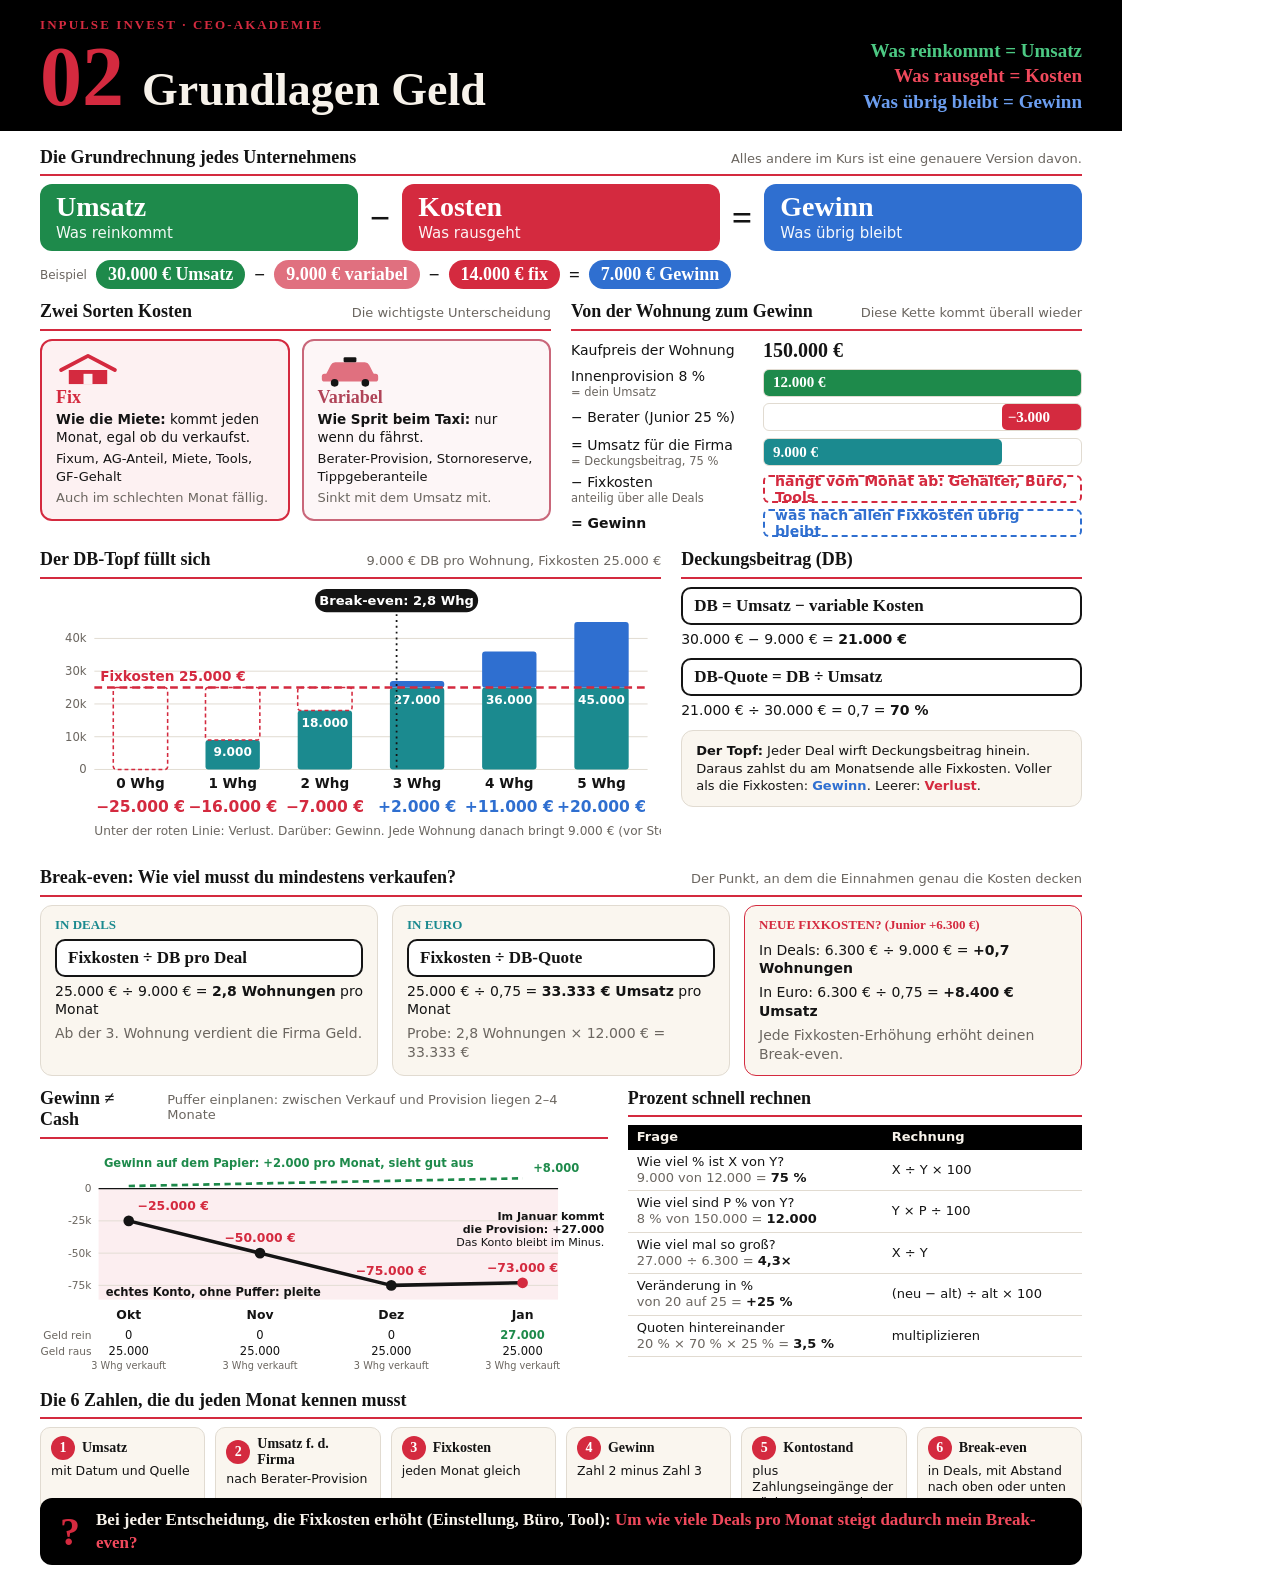
<file: ceo-akademie-lernen/plakat-kapitel-02.src.html>
<!doctype html>
<html lang="de"><head><meta charset="utf-8">
<title>Plakat Kapitel 02 Grundlagen Geld</title>
<style>
/*FONTS*/
@page{size:297mm 420mm;margin:0}
:root{--ink:#141414;--mute:#6B6660;--line:#E1DBD1;--paper:#FAF6EF;--red:#D42A3F;--green:#1E8A4B;--teal:#1B8A8F;--blue:#2F6FD0;--gold:#B8860B;
--slab:"Roboto Slab",Georgia,serif;--sans:"Red Hat Text","DejaVu Sans",Arial,sans-serif}
*{box-sizing:border-box;margin:0}
html,body{background:#fff}
body{width:1122px;height:1587px;overflow:hidden;font:400 15px/1.35 var(--sans);color:var(--ink);-webkit-print-color-adjust:exact;print-color-adjust:exact;font-variant-numeric:tabular-nums}
.poster{width:1122px;height:1587px;position:relative;display:flex;flex-direction:column}
header{background:#000;color:#F7F2EA;padding:18px 40px 16px;display:flex;justify-content:space-between;align-items:flex-end;gap:30px}
.eyebrow{font:700 13px/1 var(--slab);letter-spacing:.16em;text-transform:uppercase;color:var(--red)}
.num{font:800 84px/.9 var(--slab);color:var(--red)}
.ttl{font:700 46px/1.05 var(--slab)}
.hl{display:flex;align-items:baseline;gap:18px;margin-top:8px}
.tag{text-align:right;font:600 19px/1.35 var(--slab);max-width:330px}
.tag b{display:block}.tag .g{color:#4CC983}.tag .r{color:#F0495C}.tag .b{color:#6C9EF0}
main{flex:1;padding:16px 40px 0;display:flex;flex-direction:column;gap:12px;min-height:0}
h2{font:700 18px/1.2 var(--slab);padding-bottom:6px;border-bottom:2.5px solid var(--red);margin-bottom:8px;display:flex;justify-content:space-between;align-items:baseline;gap:10px}
h2 small{font:500 13px var(--sans);color:var(--mute)}
.row{display:grid;gap:20px}
.card{background:var(--paper);border:1.5px solid var(--line);border-radius:12px;padding:11px 14px}
.eq{display:flex;align-items:stretch;gap:12px}
.blk{flex:1;border-radius:12px;padding:8px 16px;color:#fff}
.blk b{display:block;font:700 28px/1.1 var(--slab)}.blk span{font-size:15px;opacity:.95}
.op{align-self:center;font:700 36px/1 var(--slab);color:var(--ink)}
.chips{display:flex;align-items:center;gap:9px;margin-top:9px;font:700 19px var(--slab);flex-wrap:wrap}
.chip{padding:4px 12px;border-radius:99px;color:#fff;font:700 18px var(--slab)}
.chips i{font:400 12px var(--sans);color:var(--mute);font-style:normal;display:block}
.two{display:grid;grid-template-columns:1fr 1fr;gap:12px}
.fv{border-radius:12px;padding:12px 14px;border:2px solid}
.fv h3{font:700 18px var(--slab)}.fv p{font-size:13.5px;margin-top:2px}.fv ul{margin:8px 0 0 18px;padding:0;font-size:14px}
.formula{font:700 17px/1.3 var(--slab);background:#fff;border:2px solid var(--ink);border-radius:10px;padding:6px 11px}
.ex{font-size:14px;margin-top:5px}
.ex b{font-weight:700}
.wf{display:flex;flex-direction:column;gap:5px}
.wr{display:grid;grid-template-columns:182px 1fr;align-items:center;gap:10px;font-size:14px}
.wr .t{position:relative;height:28px;background:#fff;border-radius:6px;border:1px solid var(--line)}
.wr .t i{position:absolute;top:0;bottom:0;border-radius:5px;display:flex;align-items:center;padding:0 9px;font:700 15px var(--slab);color:#fff;white-space:nowrap}
.wr small{display:block;color:var(--mute);font-size:11.5px;line-height:1.1}
.tbl{width:100%;border-collapse:collapse;font-size:13px;line-height:1.25}
.tbl th{background:#000;color:#F7F2EA;text-align:left;padding:4px 9px;font-size:13px}
.tbl td{padding:4px 9px;border-bottom:1px solid var(--line);background:#fff}
.six{display:grid;grid-template-columns:repeat(6,1fr);gap:10px}
.six div{background:var(--paper);border:1.5px solid var(--line);border-radius:10px;padding:8px 10px;font-size:12.5px;line-height:1.25}
.six b{display:flex;align-items:center;gap:7px;font:700 14px/1.15 var(--slab);margin-bottom:3px}
.six em{flex:0 0 24px;height:24px;border-radius:50%;background:var(--red);color:#fff;font:700 14px/24px var(--slab);text-align:center;font-style:normal}
footer{margin:0 40px 22px;background:#000;color:#F7F2EA;border-radius:12px;padding:10px 20px;display:flex;gap:16px;align-items:center;font:600 17px/1.3 var(--slab)}
footer b{color:#F0495C}
svg{display:block;width:100%;height:auto}
svg text{font-family:var(--sans)}
</style></head>
<body><div class="poster">
<header>
  <div><div class="eyebrow">Inpulse Invest · CEO-Akademie</div><div class="hl"><div class="num">02</div><div class="ttl">Grundlagen Geld</div></div></div>
  <div class="tag"><b class="g">Was reinkommt = Umsatz</b><b class="r">Was rausgeht = Kosten</b><b class="b">Was übrig bleibt = Gewinn</b></div>
</header>
<main>

<section>
  <h2>Die Grundrechnung jedes Unternehmens <small>Alles andere im Kurs ist eine genauere Version davon.</small></h2>
  <div class="eq">
    <div class="blk" style="background:var(--green)"><b>Umsatz</b><span>Was reinkommt</span></div><div class="op">−</div>
    <div class="blk" style="background:var(--red)"><b>Kosten</b><span>Was rausgeht</span></div><div class="op">=</div>
    <div class="blk" style="background:var(--blue)"><b>Gewinn</b><span>Was übrig bleibt</span></div>
  </div>
  <div class="chips"><i>Beispiel</i>
    <span class="chip" style="background:var(--green)">30.000 € Umsatz</span><span>−</span>
    <span class="chip" style="background:#E0707F">9.000 € variabel</span><span>−</span>
    <span class="chip" style="background:var(--red)">14.000 € fix</span><span>=</span>
    <span class="chip" style="background:var(--blue)">7.000 € Gewinn</span>
  </div>
</section>

<div class="row" style="grid-template-columns:1fr 1fr">
<section>
  <h2>Zwei Sorten Kosten <small>Die wichtigste Unterscheidung</small></h2>
  <div class="two">
    <div class="fv" style="border-color:var(--red);background:#FDF1F2">
      <svg viewBox="0 0 100 52" style="width:64px;height:34px"><path d="M8 26 50 4 92 26" fill="none" stroke="#D42A3F" stroke-width="6" stroke-linejoin="round" stroke-linecap="round"/><rect x="20" y="26" width="60" height="22" fill="#D42A3F"/><rect x="43" y="32" width="14" height="16" fill="#FDF1F2"/></svg>
      <h3 style="color:var(--red)">Fix</h3><p><b>Wie die Miete:</b> kommt jeden Monat, egal ob du verkaufst.</p>
      <p style="margin-top:4px;font-size:13px">Fixum, AG-Anteil, Miete, Tools, GF-Gehalt</p>
      <p style="margin-top:4px;color:var(--mute);font-size:13px">Auch im schlechten Monat fällig.</p></div>
    <div class="fv" style="border-color:#C9677A;background:#FDF6F7">
      <svg viewBox="0 0 100 52" style="width:64px;height:34px"><path d="M12 34 20 18Q22 14 27 14H73Q78 14 80 18L88 34Z" fill="#E0707F"/><rect x="6" y="32" width="88" height="12" rx="4" fill="#E0707F"/><circle cx="26" cy="46" r="6" fill="#141414"/><circle cx="74" cy="46" r="6" fill="#141414"/><rect x="40" y="6" width="20" height="8" rx="2" fill="#141414"/></svg>
      <h3 style="color:#B04458">Variabel</h3><p><b>Wie Sprit beim Taxi:</b> nur wenn du fährst.</p>
      <p style="margin-top:4px;font-size:13px">Berater-Provision, Stornoreserve, Tippgeberanteile</p>
      <p style="margin-top:4px;color:var(--mute);font-size:13px">Sinkt mit dem Umsatz mit.</p></div>
  </div>
</section>
<section>
  <h2>Von der Wohnung zum Gewinn <small>Diese Kette kommt überall wieder</small></h2>
  <div class="wf">
    <div class="wr"><div>Kaufpreis der Wohnung</div><div style="font:700 20px var(--slab)">150.000 €</div></div>
    <div class="wr"><div>Innenprovision 8 %<small>= dein Umsatz</small></div><div class="t"><i style="left:0;width:100%;background:var(--green)">12.000 €</i></div></div>
    <div class="wr"><div>− Berater (Junior 25 %)</div><div class="t"><i style="left:75%;width:25%;background:var(--red);padding:0 6px">−3.000</i></div></div>
    <div class="wr"><div>= Umsatz für die Firma<small>= Deckungsbeitrag, 75 %</small></div><div class="t"><i style="left:0;width:75%;background:var(--teal)">9.000 €</i></div></div>
    <div class="wr"><div>− Fixkosten<small>anteilig über alle Deals</small></div><div class="t" style="border:2px dashed var(--red);display:flex;align-items:center;padding:0 10px;font:600 14px var(--sans);color:var(--red)">hängt vom Monat ab: Gehälter, Büro, Tools</div></div>
    <div class="wr"><div><b>= Gewinn</b></div><div class="t" style="border:2px dashed var(--blue);display:flex;align-items:center;padding:0 10px;font:600 14px var(--sans);color:var(--blue)">was nach allen Fixkosten übrig bleibt</div></div>
  </div>
</section>
</div>

<div class="row" style="grid-template-columns:1.55fr 1fr">
<section>
  <h2>Der DB-Topf füllt sich <small>9.000 € DB pro Wohnung, Fixkosten 25.000 €</small></h2>
  <svg id="topf" viewBox="0 0 640 276"></svg>
</section>
<section>
  <h2>Deckungsbeitrag (DB)</h2>
  <div class="formula">DB = Umsatz − variable Kosten</div>
  <div class="ex">30.000 € − 9.000 € = <b>21.000 €</b></div>
  <div class="formula" style="margin-top:9px">DB-Quote = DB ÷ Umsatz</div>
  <div class="ex">21.000 € ÷ 30.000 € = 0,7 = <b>70 %</b></div>
  <div class="card" style="margin-top:10px;font-size:13px"><b>Der Topf:</b> Jeder Deal wirft Deckungsbeitrag hinein. Daraus zahlst du am Monatsende alle Fixkosten. Voller als die Fixkosten: <b style="color:var(--blue)">Gewinn</b>. Leerer: <b style="color:var(--red)">Verlust</b>.</div>
</section>
</div>

<section>
  <h2>Break-even: Wie viel musst du mindestens verkaufen? <small>Der Punkt, an dem die Einnahmen genau die Kosten decken</small></h2>
  <div class="row" style="grid-template-columns:repeat(3,1fr);gap:14px">
    <div class="card"><div class="lbl" style="font:700 13px var(--slab);color:var(--teal)">IN DEALS</div>
      <div class="formula" style="margin-top:6px">Fixkosten ÷ DB pro Deal</div>
      <div class="ex">25.000 € ÷ 9.000 € = <b>2,8 Wohnungen</b> pro Monat</div>
      <div class="ex" style="color:var(--mute)">Ab der 3. Wohnung verdient die Firma Geld.</div></div>
    <div class="card"><div class="lbl" style="font:700 13px var(--slab);color:var(--teal)">IN EURO</div>
      <div class="formula" style="margin-top:6px">Fixkosten ÷ DB-Quote</div>
      <div class="ex">25.000 € ÷ 0,75 = <b>33.333 € Umsatz</b> pro Monat</div>
      <div class="ex" style="color:var(--mute)">Probe: 2,8 Wohnungen × 12.000 € = 33.333 €</div></div>
    <div class="card" style="border-color:var(--red)"><div class="lbl" style="font:700 13px var(--slab);color:var(--red)">NEUE FIXKOSTEN? (Junior +6.300 €)</div>
      <div class="ex" style="margin-top:8px">In Deals: 6.300 € ÷ 9.000 € = <b>+0,7 Wohnungen</b></div>
      <div class="ex">In Euro: 6.300 € ÷ 0,75 = <b>+8.400 € Umsatz</b></div>
      <div class="ex" style="color:var(--mute)">Jede Fixkosten-Erhöhung erhöht deinen Break-even.</div></div>
  </div>
</section>

<div class="row" style="grid-template-columns:1.25fr 1fr">
<section>
  <h2>Gewinn ≠ Cash <small>Puffer einplanen: zwischen Verkauf und Provision liegen 2–4 Monate</small></h2>
  <svg id="cash" viewBox="0 0 640 260"></svg>
</section>
<section>
  <h2>Prozent schnell rechnen</h2>
  <table class="tbl"><tr><th>Frage</th><th>Rechnung</th></tr>
  <tr><td>Wie viel % ist X von Y?<br><span style="color:var(--mute)">9.000 von 12.000 = <b style="color:var(--ink)">75 %</b></span></td><td>X ÷ Y × 100</td></tr>
  <tr><td>Wie viel sind P % von Y?<br><span style="color:var(--mute)">8 % von 150.000 = <b style="color:var(--ink)">12.000</b></span></td><td>Y × P ÷ 100</td></tr>
  <tr><td>Wie viel mal so groß?<br><span style="color:var(--mute)">27.000 ÷ 6.300 = <b style="color:var(--ink)">4,3×</b></span></td><td>X ÷ Y</td></tr>
  <tr><td>Veränderung in %<br><span style="color:var(--mute)">von 20 auf 25 = <b style="color:var(--ink)">+25 %</b></span></td><td>(neu − alt) ÷ alt × 100</td></tr>
  <tr><td>Quoten hintereinander<br><span style="color:var(--mute)">20 % × 70 % × 25 % = <b style="color:var(--ink)">3,5 %</b></span></td><td>multiplizieren</td></tr></table>
</section>
</div>

<section>
  <h2>Die 6 Zahlen, die du jeden Monat kennen musst</h2>
  <div class="six">
    <div><b><em>1</em>Umsatz</b>mit Datum und Quelle</div>
    <div><b><em>2</em>Umsatz f. d. Firma</b>nach Berater-Provision</div>
    <div><b><em>3</em>Fixkosten</b>jeden Monat gleich</div>
    <div><b><em>4</em>Gewinn</b>Zahl 2 minus Zahl 3</div>
    <div><b><em>5</em>Kontostand</b>plus Zahlungseingänge der nächsten 13 Wochen</div>
    <div><b><em>6</em>Break-even</b>in Deals, mit Abstand nach oben oder unten</div>
  </div>
</section>
</main>
<footer><div style="font:800 40px var(--slab);color:var(--red)">?</div><div>Bei jeder Entscheidung, die Fixkosten erhöht (Einstellung, Büro, Tool): <b>Um wie viele Deals pro Monat steigt dadurch mein Break-even?</b></div></footer>
</div>

<script>
const NS="http://www.w3.org/2000/svg";
const el=(p,t,a,txt)=>{const e=document.createElementNS(NS,t);for(const k in a)e.setAttribute(k,a[k]);if(txt!=null)e.textContent=txt;p.appendChild(e);return e};
const f0=v=>Math.abs(v).toLocaleString("de-DE");
const sg=v=>(v<0?"−":"+")+f0(v);
/* Topf-Diagramm */
(function(){
  const s=document.getElementById("topf"),L=56,Rm=14,T=26,H=162,W=640,pw=W-L-Rm,band=pw/6,bw=56,max=48000,FIX=25000,DB=9000;
  const y=v=>T+H*(1-v/max),cx=i=>L+band*(i+.5);
  [0,10000,20000,30000,40000].forEach(v=>{el(s,"line",{x1:L,x2:W-Rm,y1:y(v),y2:y(v),stroke:"#E1DBD1","stroke-width":1});el(s,"text",{x:L-8,y:y(v)+4,"text-anchor":"end",fill:"#6B6660","font-size":12},v?v/1000+"k":"0")});
  for(let i=0;i<=5;i++){const v=i*DB,x=cx(i)-bw/2;
    if(v>0)el(s,"rect",{x,y:y(Math.min(v,FIX)),width:bw,height:y(0)-y(Math.min(v,FIX)),fill:"#1B8A8F",rx:3});
    if(v>FIX)el(s,"rect",{x,y:y(v),width:bw,height:y(FIX)-y(v),fill:"#2F6FD0",rx:3});
    if(v<FIX)el(s,"rect",{x,y:y(FIX),width:bw,height:y(v)-y(FIX),fill:"none",stroke:"#D42A3F","stroke-width":1.6,"stroke-dasharray":"4 3",rx:3});
    el(s,"text",{x:cx(i),y:y(0)+19,"text-anchor":"middle","font-size":14,"font-weight":700,fill:"#141414"},i+(i===1?" Whg":" Whg"));
    const r=v-FIX;el(s,"text",{x:cx(i),y:y(0)+44,"text-anchor":"middle","font-size":16,"font-weight":700,"font-family":"Roboto Slab, serif",fill:r<0?"#D42A3F":"#2F6FD0"},sg(r)+" €");
    if(v>0)el(s,"text",{x:cx(i),y:(v<FIX?y(v)+17:y(FIX)+17),"text-anchor":"middle","font-size":12.5,"font-weight":700,fill:"#fff"},f0(v));
  }
  el(s,"line",{x1:L,x2:W-Rm,y1:y(FIX),y2:y(FIX),stroke:"#D42A3F","stroke-width":2.6,"stroke-dasharray":"8 5"});
  el(s,"text",{x:L+6,y:y(FIX)-7,"font-size":14,"font-weight":700,fill:"#D42A3F"},"Fixkosten 25.000 €");
  const be=FIX/DB,bx=L+band*(be+.5);
  el(s,"line",{x1:bx,x2:bx,y1:T-4,y2:y(0),stroke:"#141414","stroke-width":1.8,"stroke-dasharray":"2 4"});
  const g=el(s,"g",{});el(g,"rect",{x:bx-84,y:T-24,width:168,height:24,rx:12,fill:"#141414"});el(g,"text",{x:bx,y:T-7,"text-anchor":"middle",fill:"#fff","font-size":13.5,"font-weight":700},"Break-even: 2,8 Whg");
  el(s,"text",{x:L,y:y(0)+68,fill:"#6B6660","font-size":12.5},"Unter der roten Linie: Verlust. Darüber: Gewinn. Jede Wohnung danach bringt 9.000 € (vor Steuern).");
})();
/* Cash-Diagramm */
(function(){
  const s=document.getElementById("cash"),W=640,H=260,L=66,Rm=96,T=12,B=88,mx=24000,mn=-86000,pw=W-L-Rm,ph=H-T-B;
  const x=i=>L+34+(pw-34)*i/3,y=v=>T+ph*(mx-v)/(mx-mn),X1=W-Rm+40;
  el(s,"rect",{x:L,y:y(0),width:X1-L,height:y(mn)-y(0),fill:"#D42A3F",opacity:.08});
  [0,-25000,-50000,-75000].forEach(v=>{el(s,"line",{x1:L,x2:X1,y1:y(v),y2:y(v),stroke:v?"#E1DBD1":"#141414","stroke-width":v?1:1.6});el(s,"text",{x:L-8,y:y(v)+4,"text-anchor":"end",fill:"#6B6660","font-size":12},v?(v/1000)+"k":"0")});
  const kon=[-25000,-50000,-75000,-73000],gew=[2000,4000,6000,8000];
  ["Okt","Nov","Dez","Jan"].forEach((m,i)=>{el(s,"text",{x:x(i),y:H-B+22,"text-anchor":"middle","font-size":14,"font-weight":700,fill:"#141414"},m);
    el(s,"text",{x:x(i),y:H-B+44,"text-anchor":"middle","font-size":13,fill:i===3?"#1E8A4B":"#141414","font-weight":i===3?700:400},i===3?"27.000":"0");
    el(s,"text",{x:x(i),y:H-B+62,"text-anchor":"middle","font-size":13,fill:"#141414"},"25.000");
    el(s,"text",{x:x(i),y:H-B+78,"text-anchor":"middle","font-size":11,fill:"#6B6660"},"3 Whg verkauft")});
  el(s,"text",{x:L-8,y:H-B+44,"text-anchor":"end","font-size":12,fill:"#6B6660"},"Geld rein");
  el(s,"text",{x:L-8,y:H-B+62,"text-anchor":"end","font-size":12,fill:"#6B6660"},"Geld raus");
  el(s,"path",{d:gew.map((v,i)=>(i?"L":"M")+x(i)+" "+y(v)).join(" "),fill:"none",stroke:"#1E8A4B","stroke-width":3,"stroke-dasharray":"7 5"});
  el(s,"path",{d:kon.map((v,i)=>(i?"L":"M")+x(i)+" "+y(v)).join(" "),fill:"none",stroke:"#141414","stroke-width":4,"stroke-linejoin":"round"});
  kon.forEach((v,i)=>{el(s,"circle",{cx:x(i),cy:y(v),r:6,fill:i===3?"#D42A3F":"#141414"});
    el(s,"text",{x:i===0?x(i)+10:x(i),y:y(v)-12,"text-anchor":i===0?"start":"middle","font-size":14,"font-weight":700,"font-family":"Roboto Slab, serif",fill:"#D42A3F"},sg(v)+" €")});
  el(s,"text",{x:L+6,y:T+11,"font-size":13,"font-weight":700,fill:"#1E8A4B"},"Gewinn auf dem Papier: +2.000 pro Monat, sieht gut aus");
  el(s,"text",{x:x(3)+12,y:y(8000)-7,"font-size":13,"font-weight":700,fill:"#1E8A4B"},"+8.000");
  ["Im Januar kommt","die Provision: +27.000","Das Konto bleibt im Minus."].forEach((t,k)=>el(s,"text",{x:W-4,y:y(-24000)+k*15,"text-anchor":"end","font-size":12.5,"font-weight":k<2?700:400,fill:"#141414"},t));
  el(s,"text",{x:x(0)-26,y:y(-83000),"font-size":13,"font-weight":700,fill:"#141414"},"echtes Konto, ohne Puffer: pleite");
})();
</script>
</body></html>
</file>
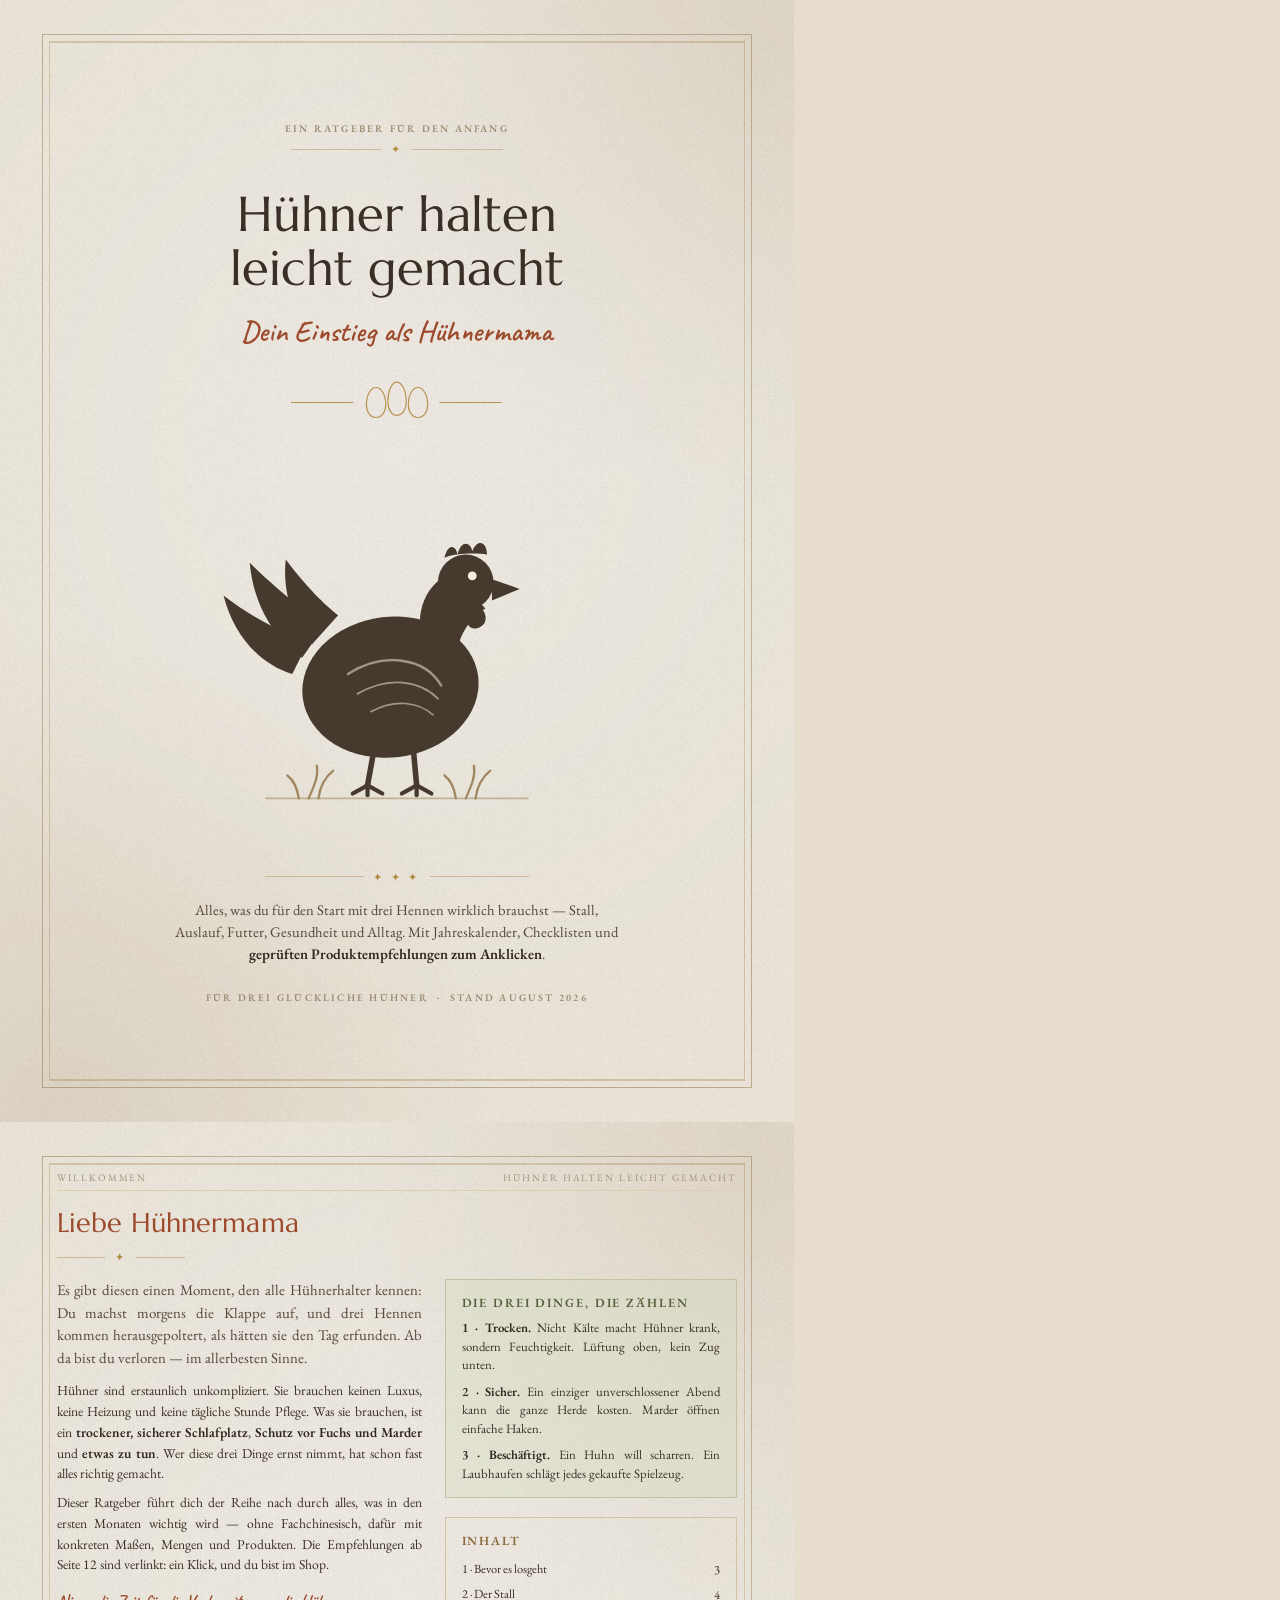
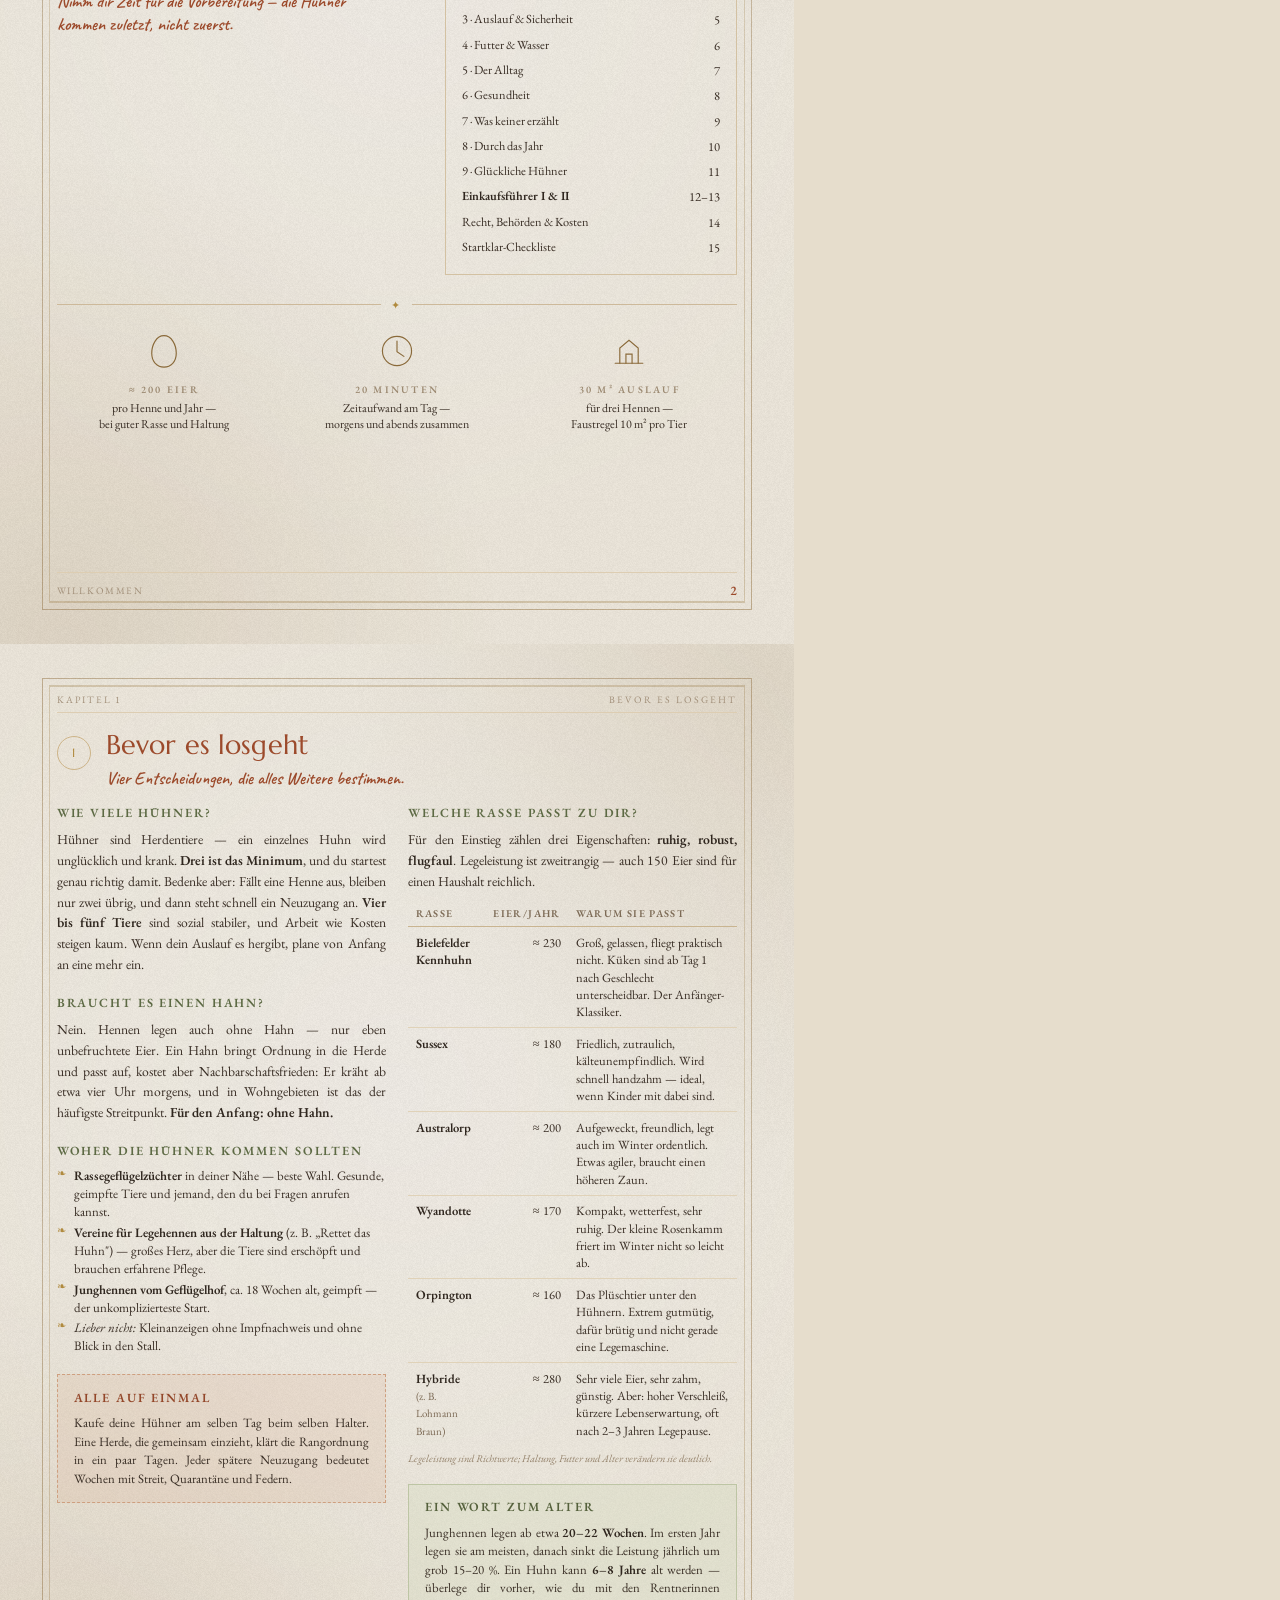
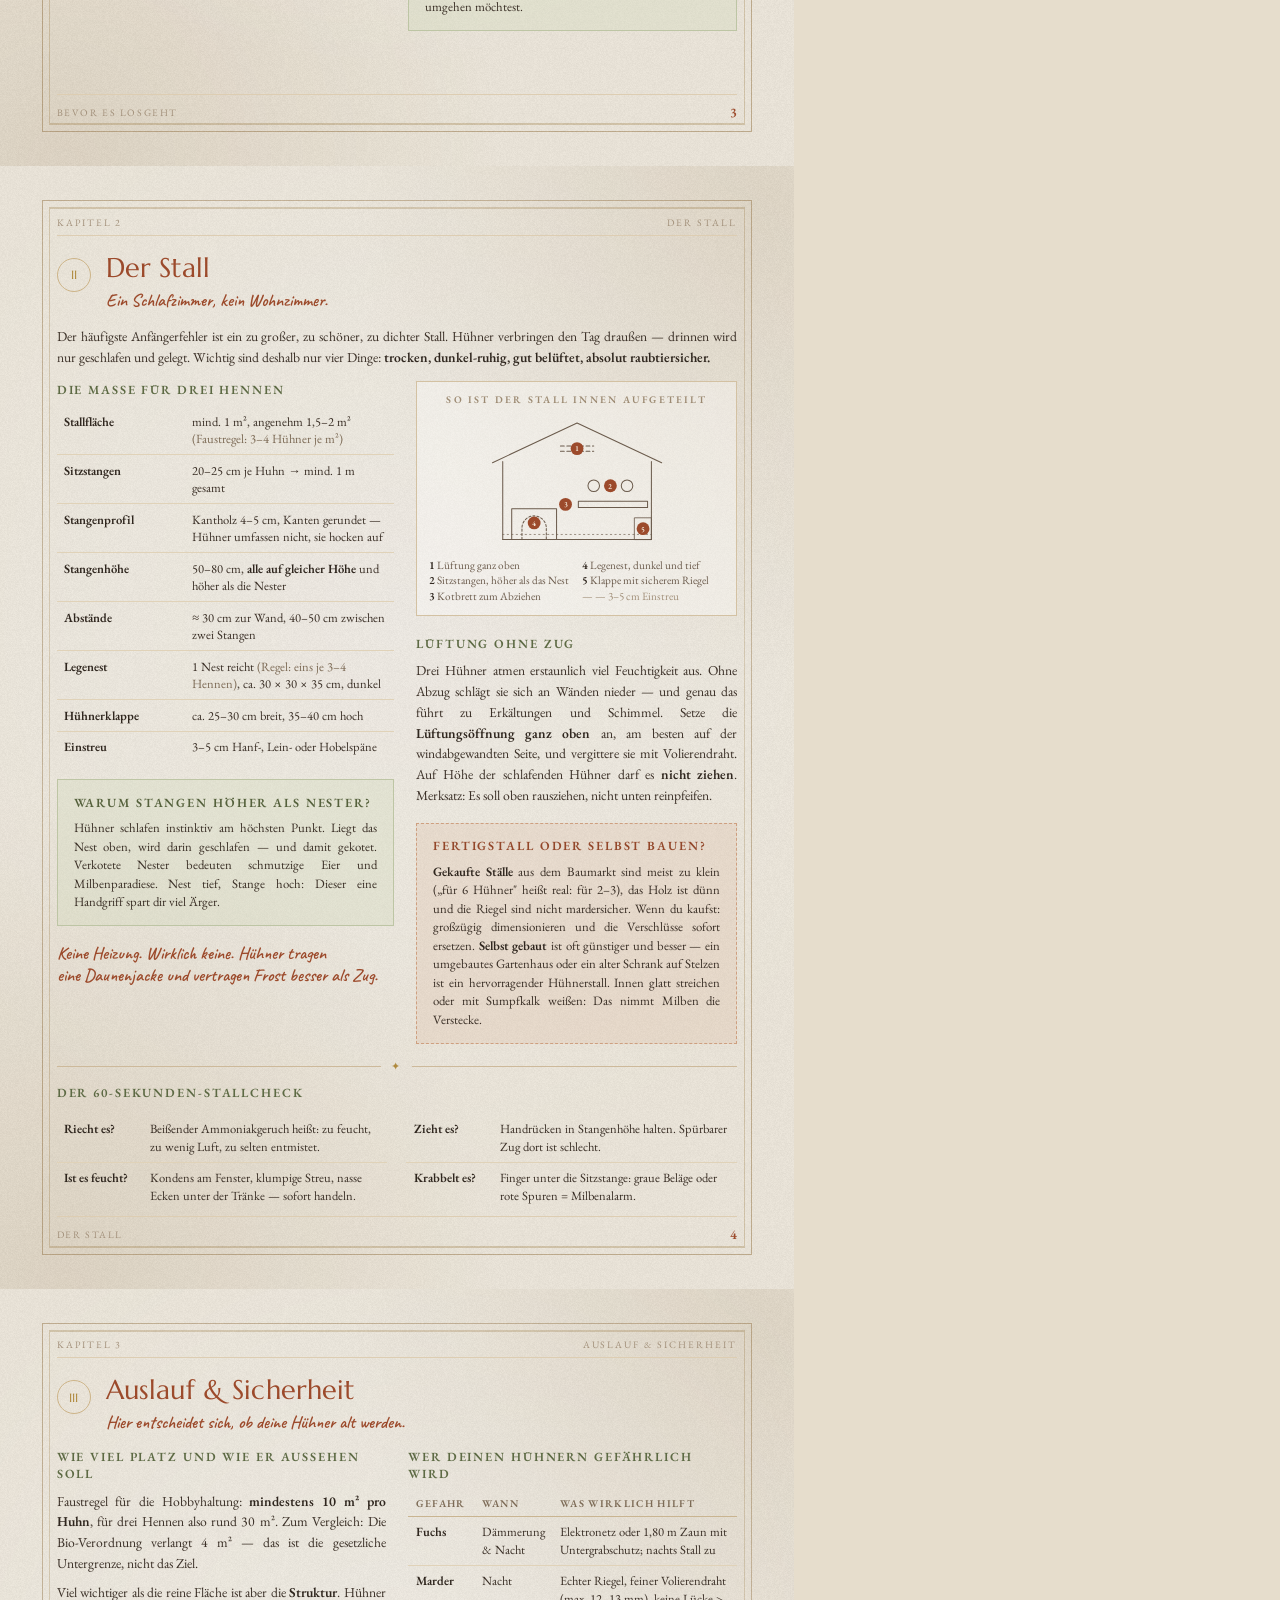
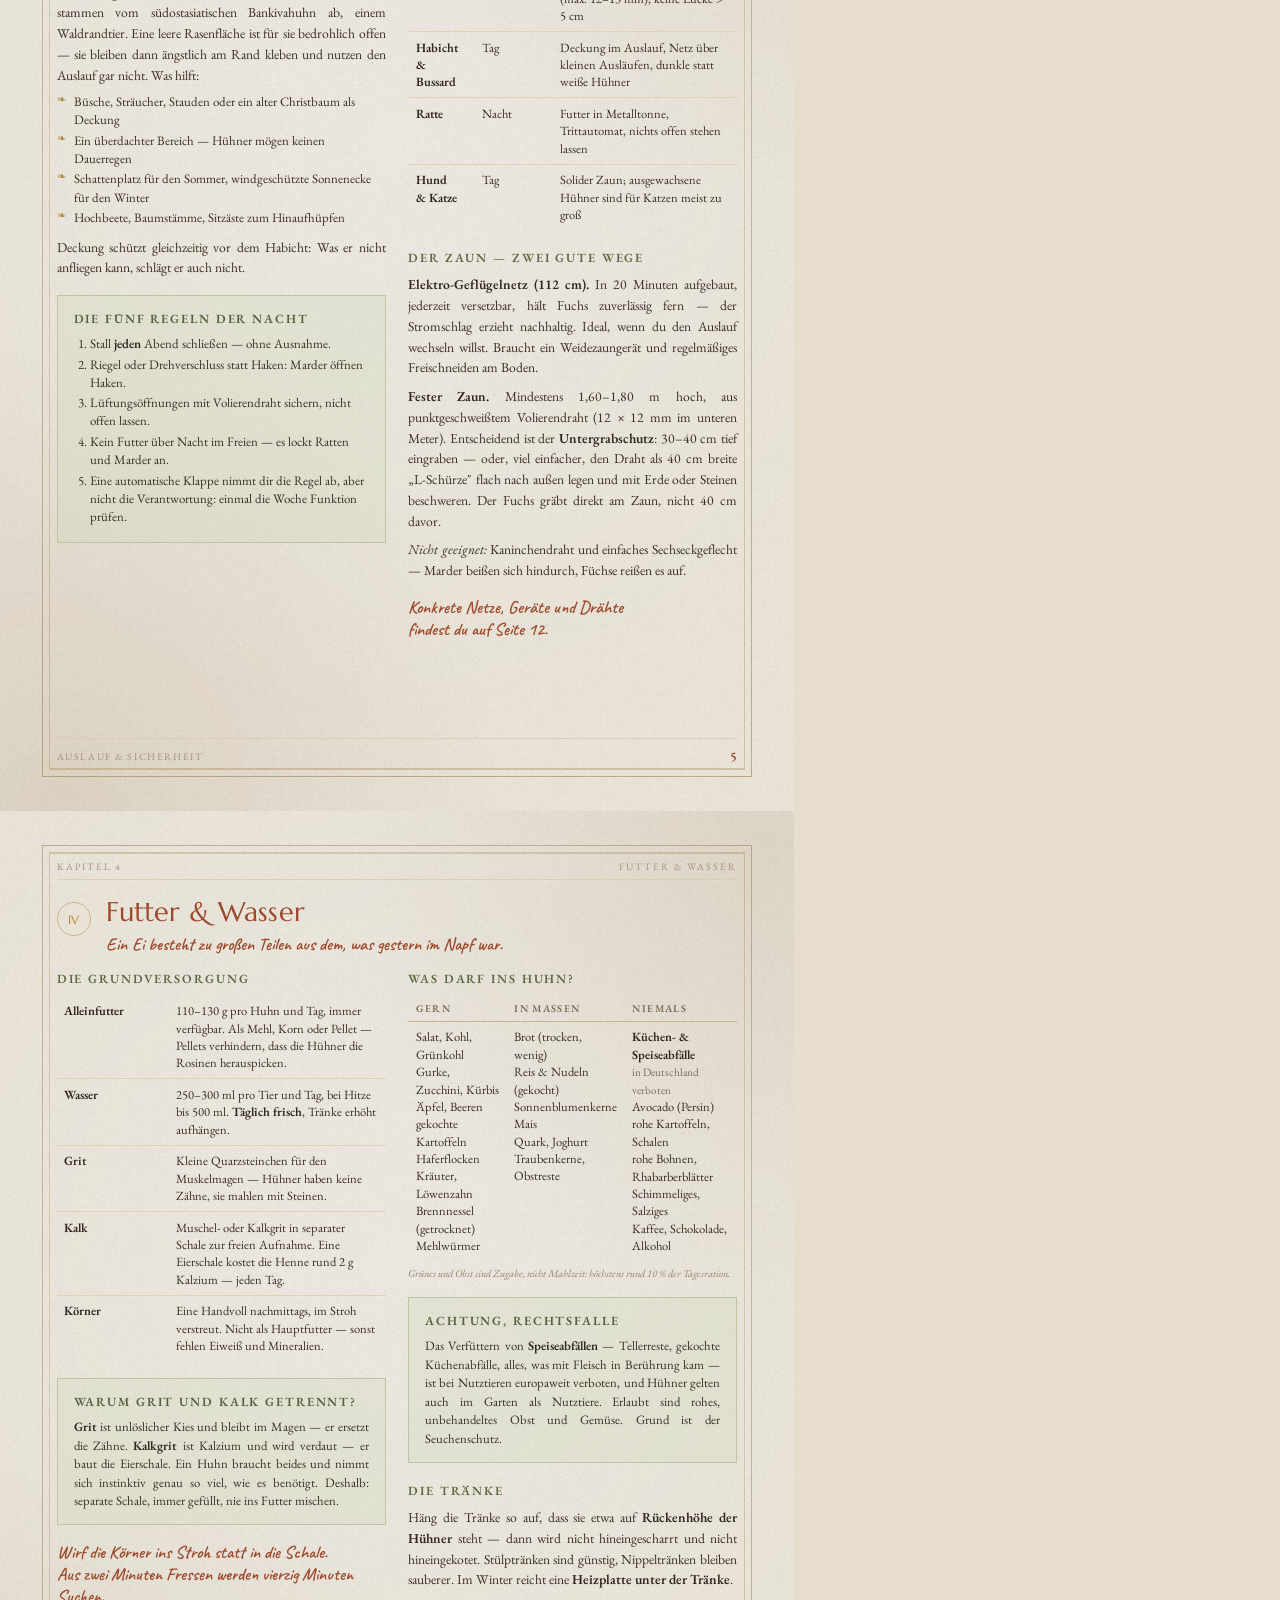
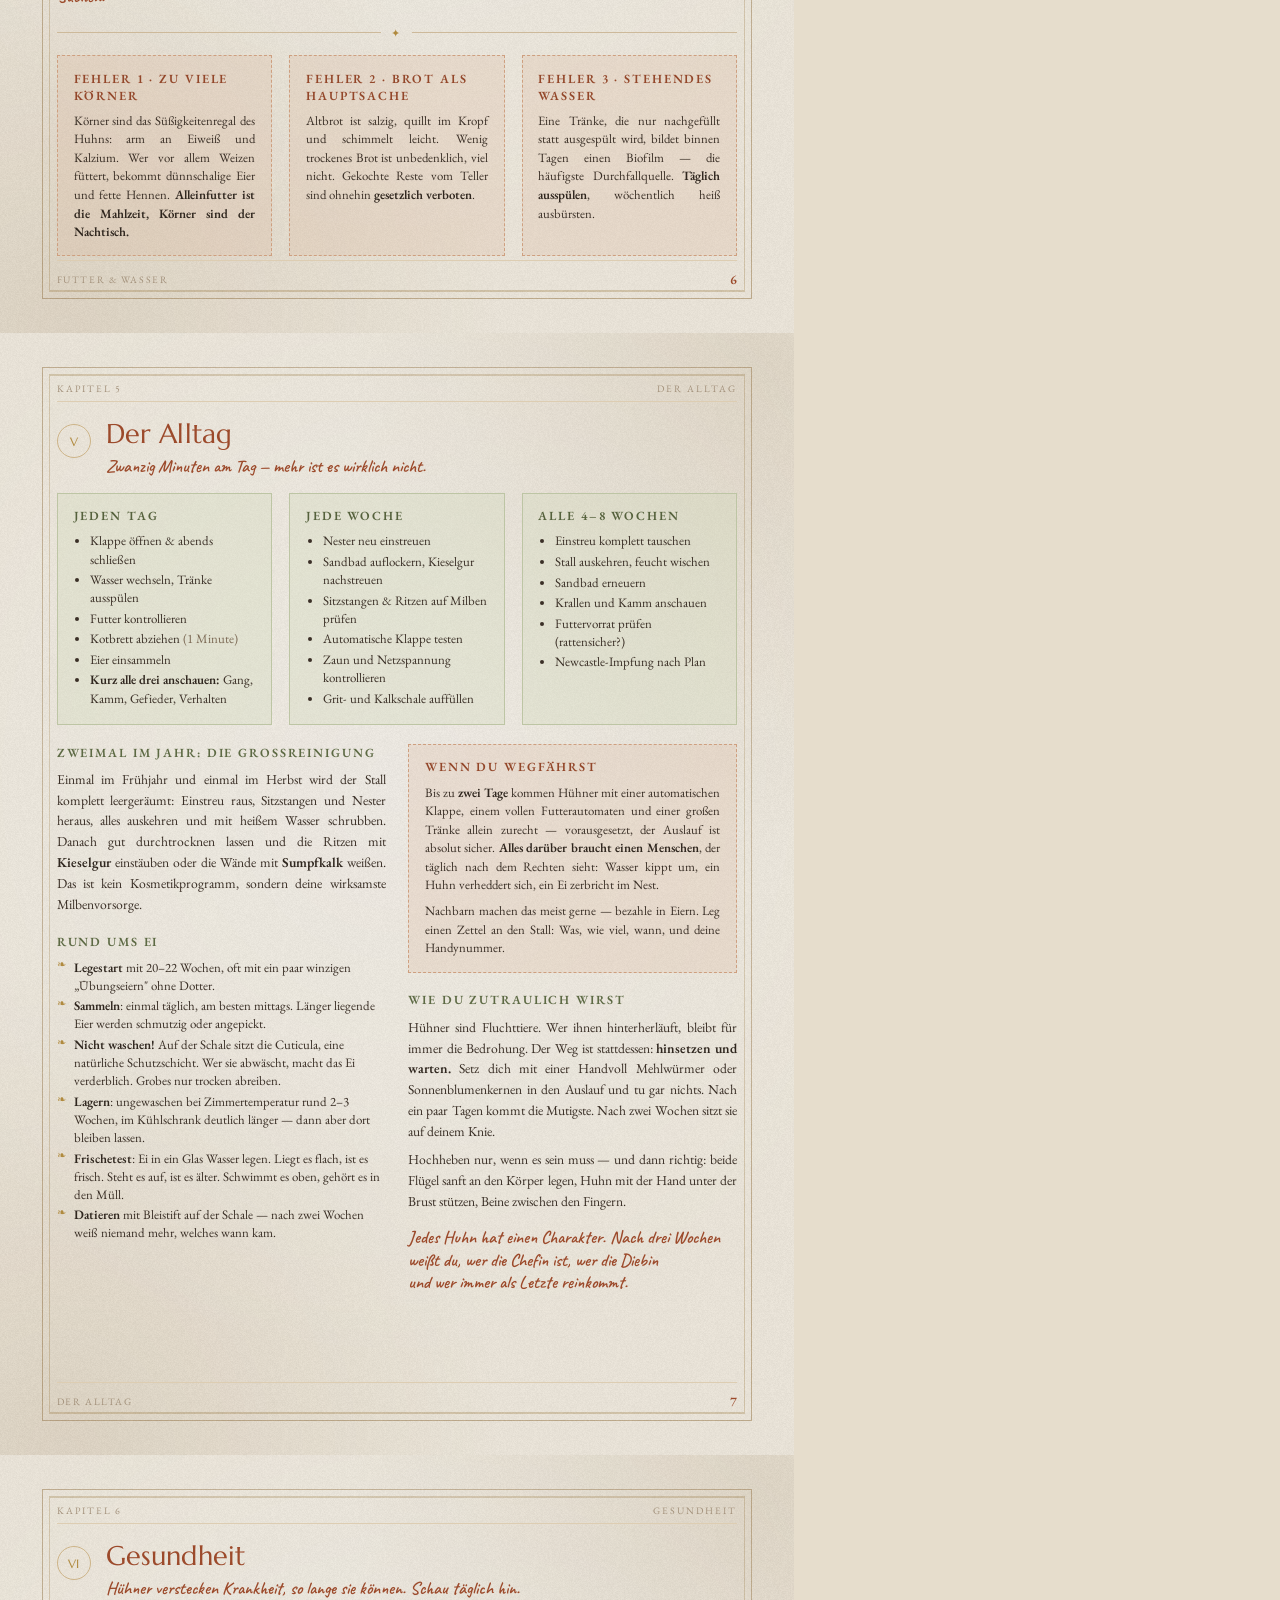
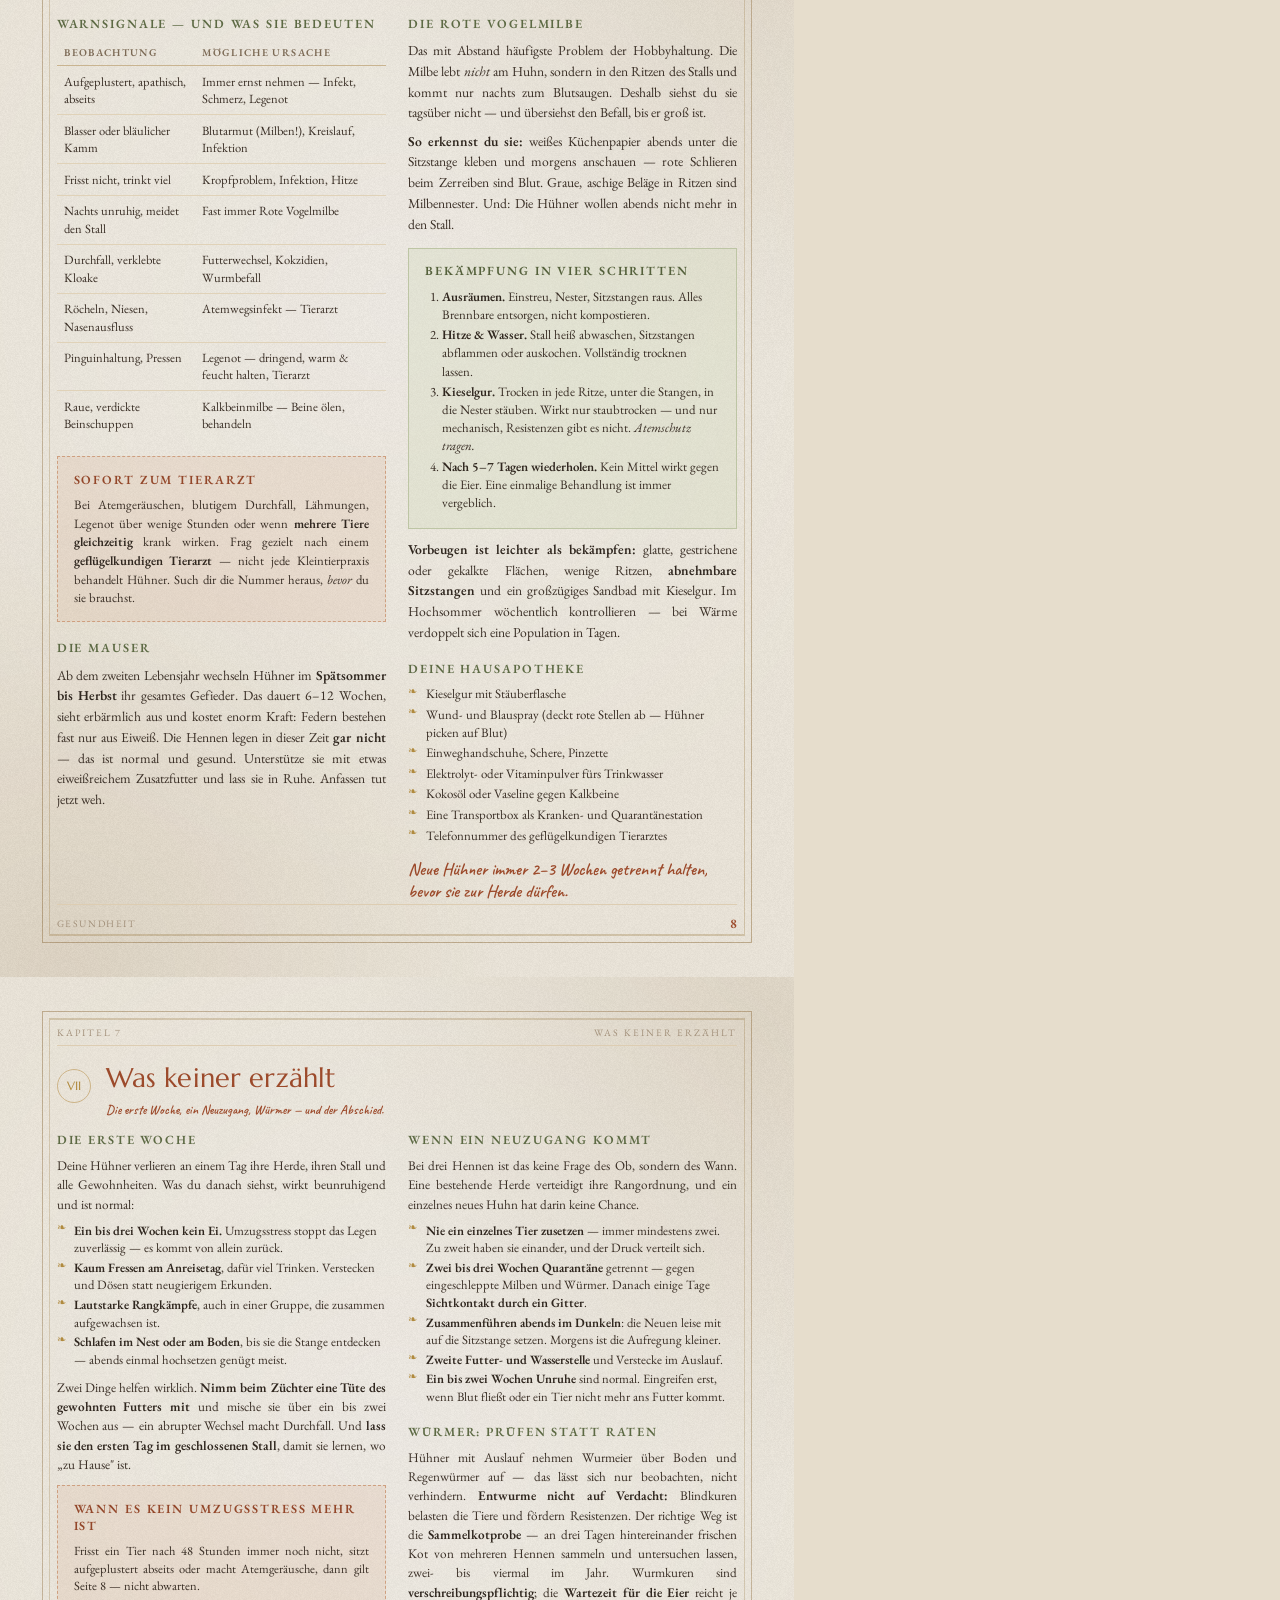
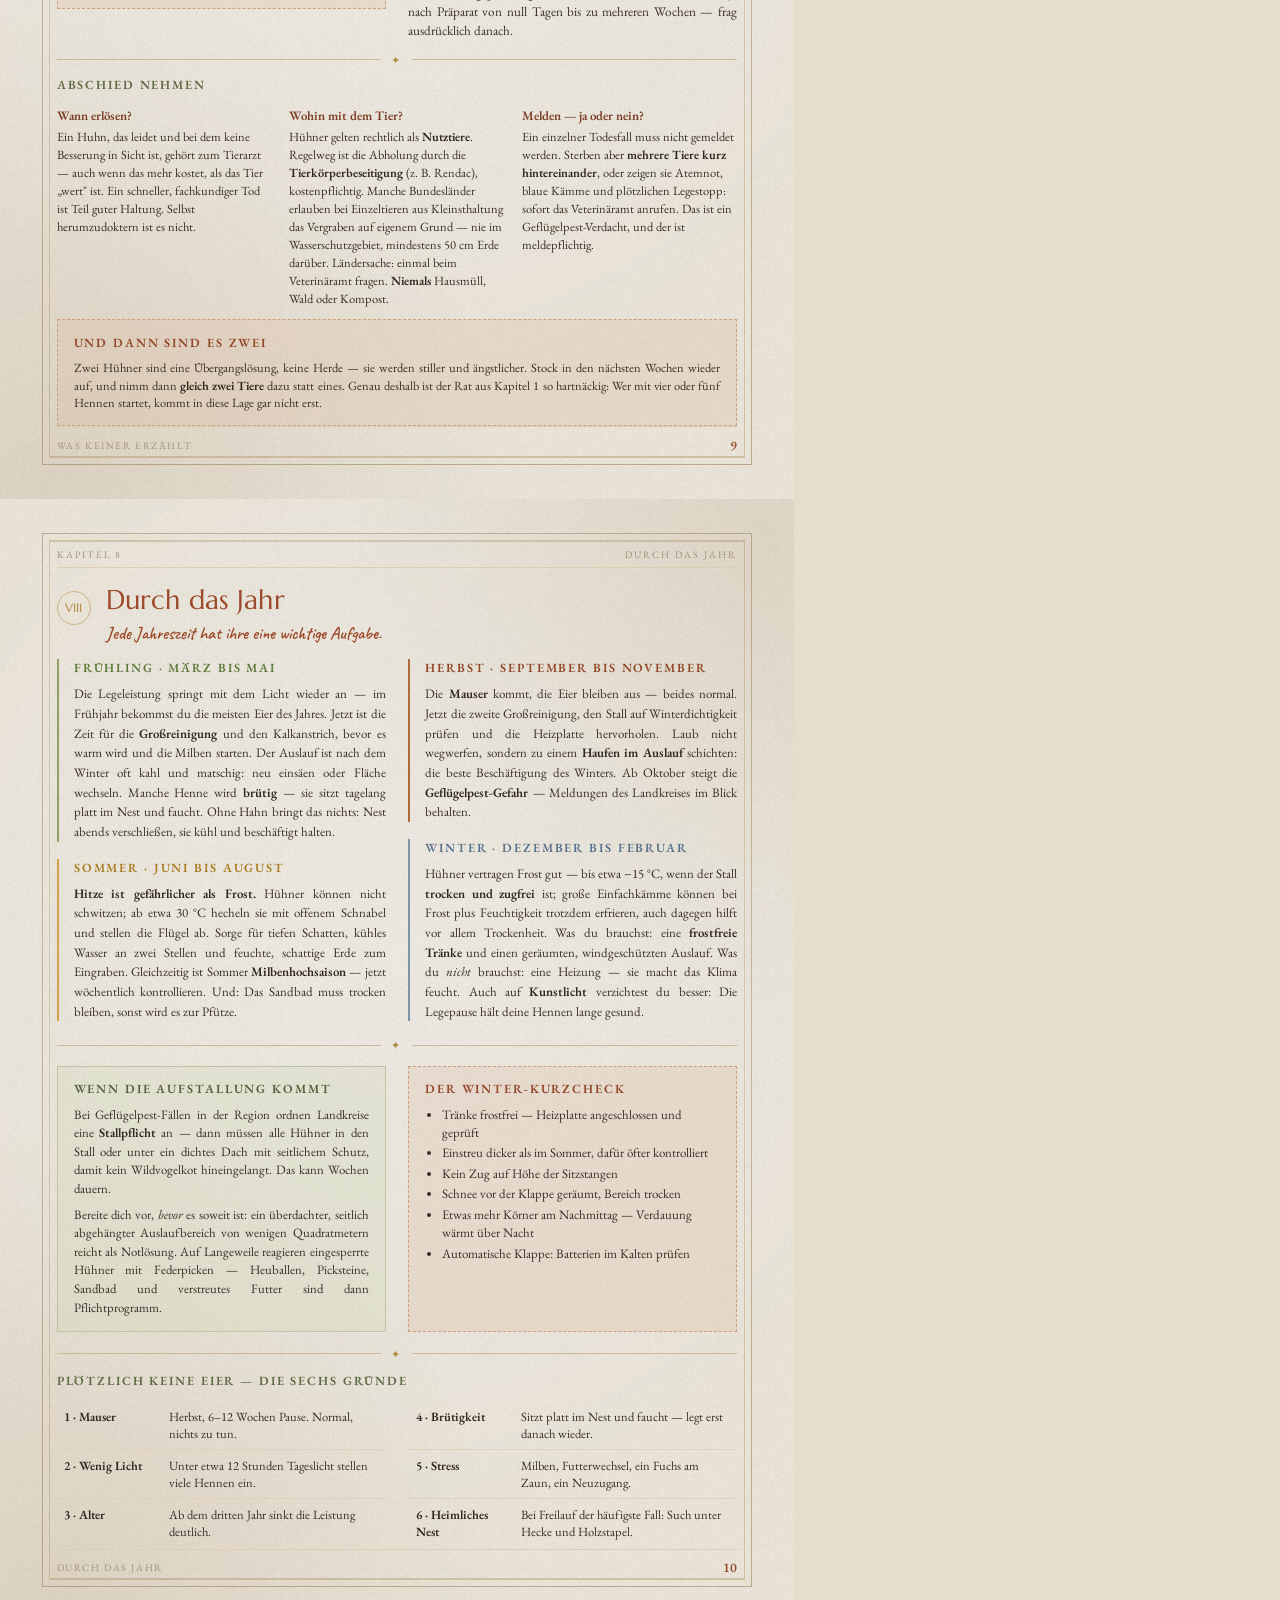
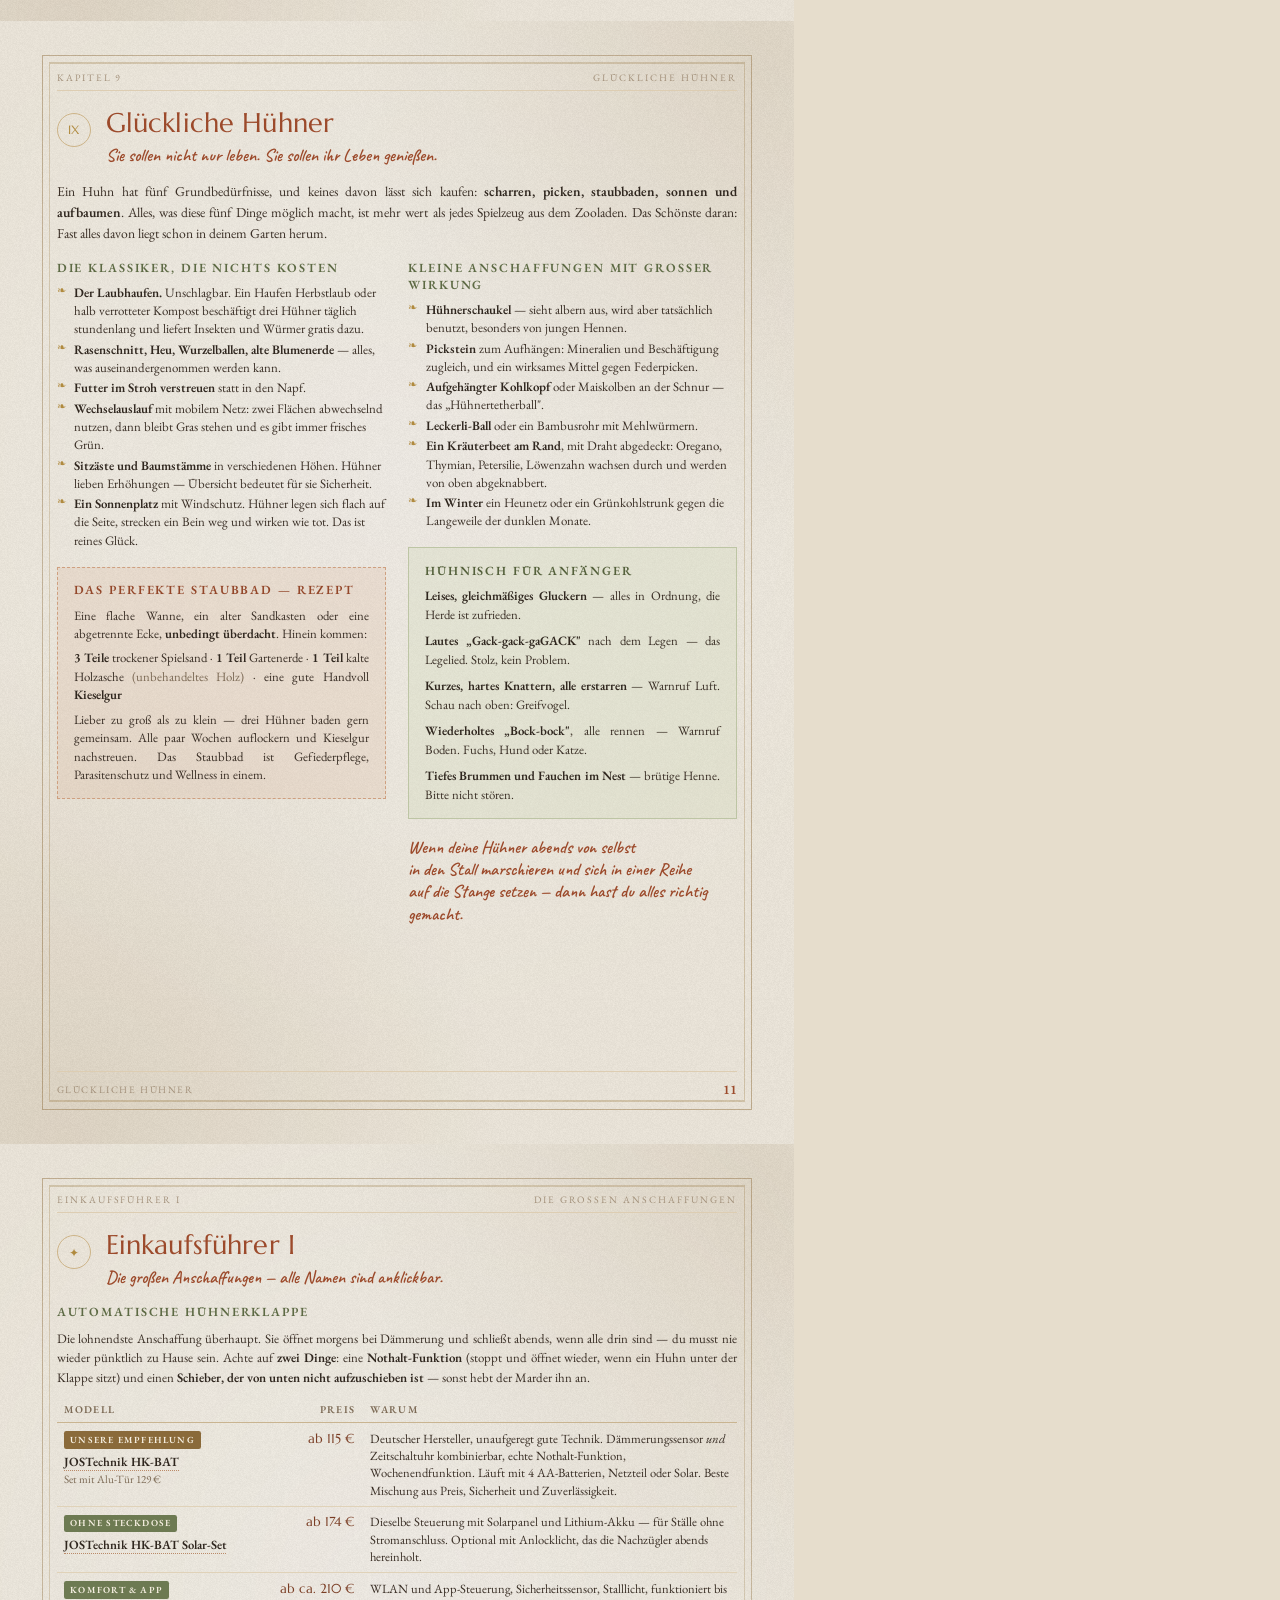
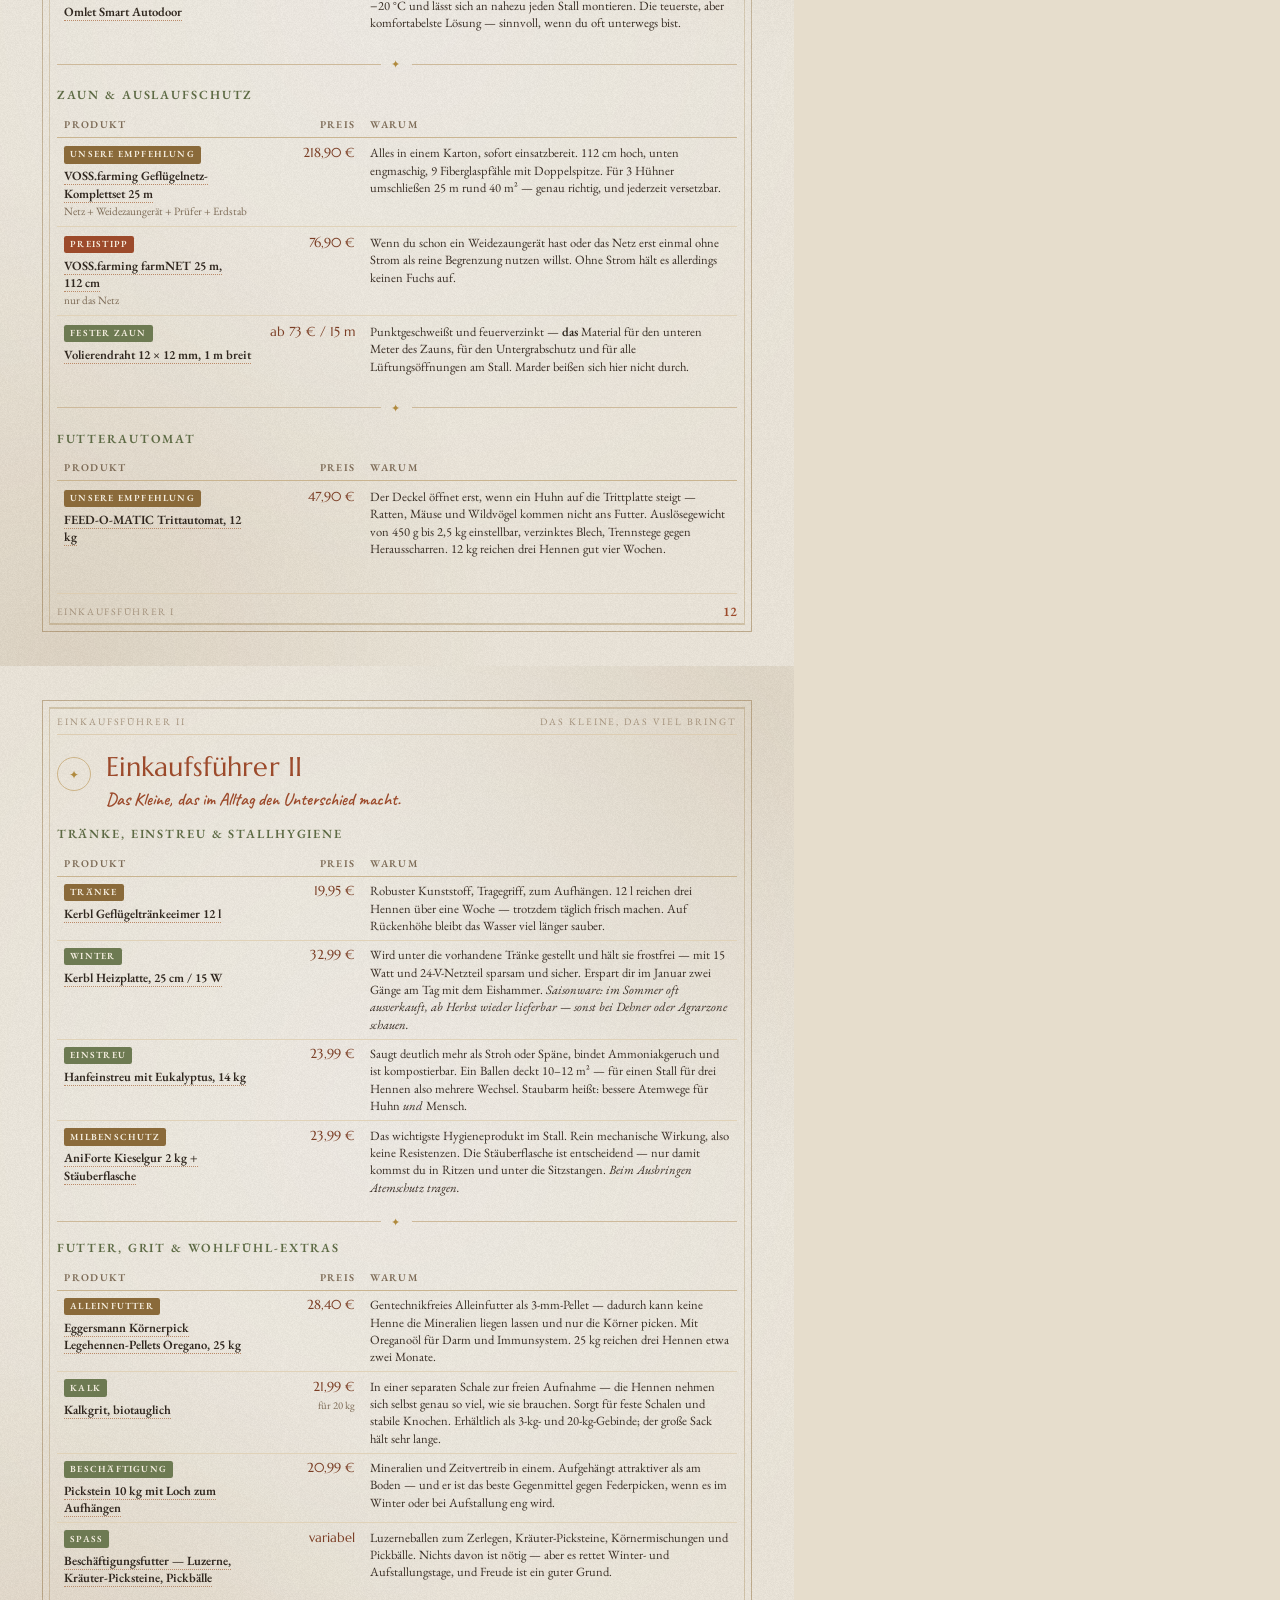
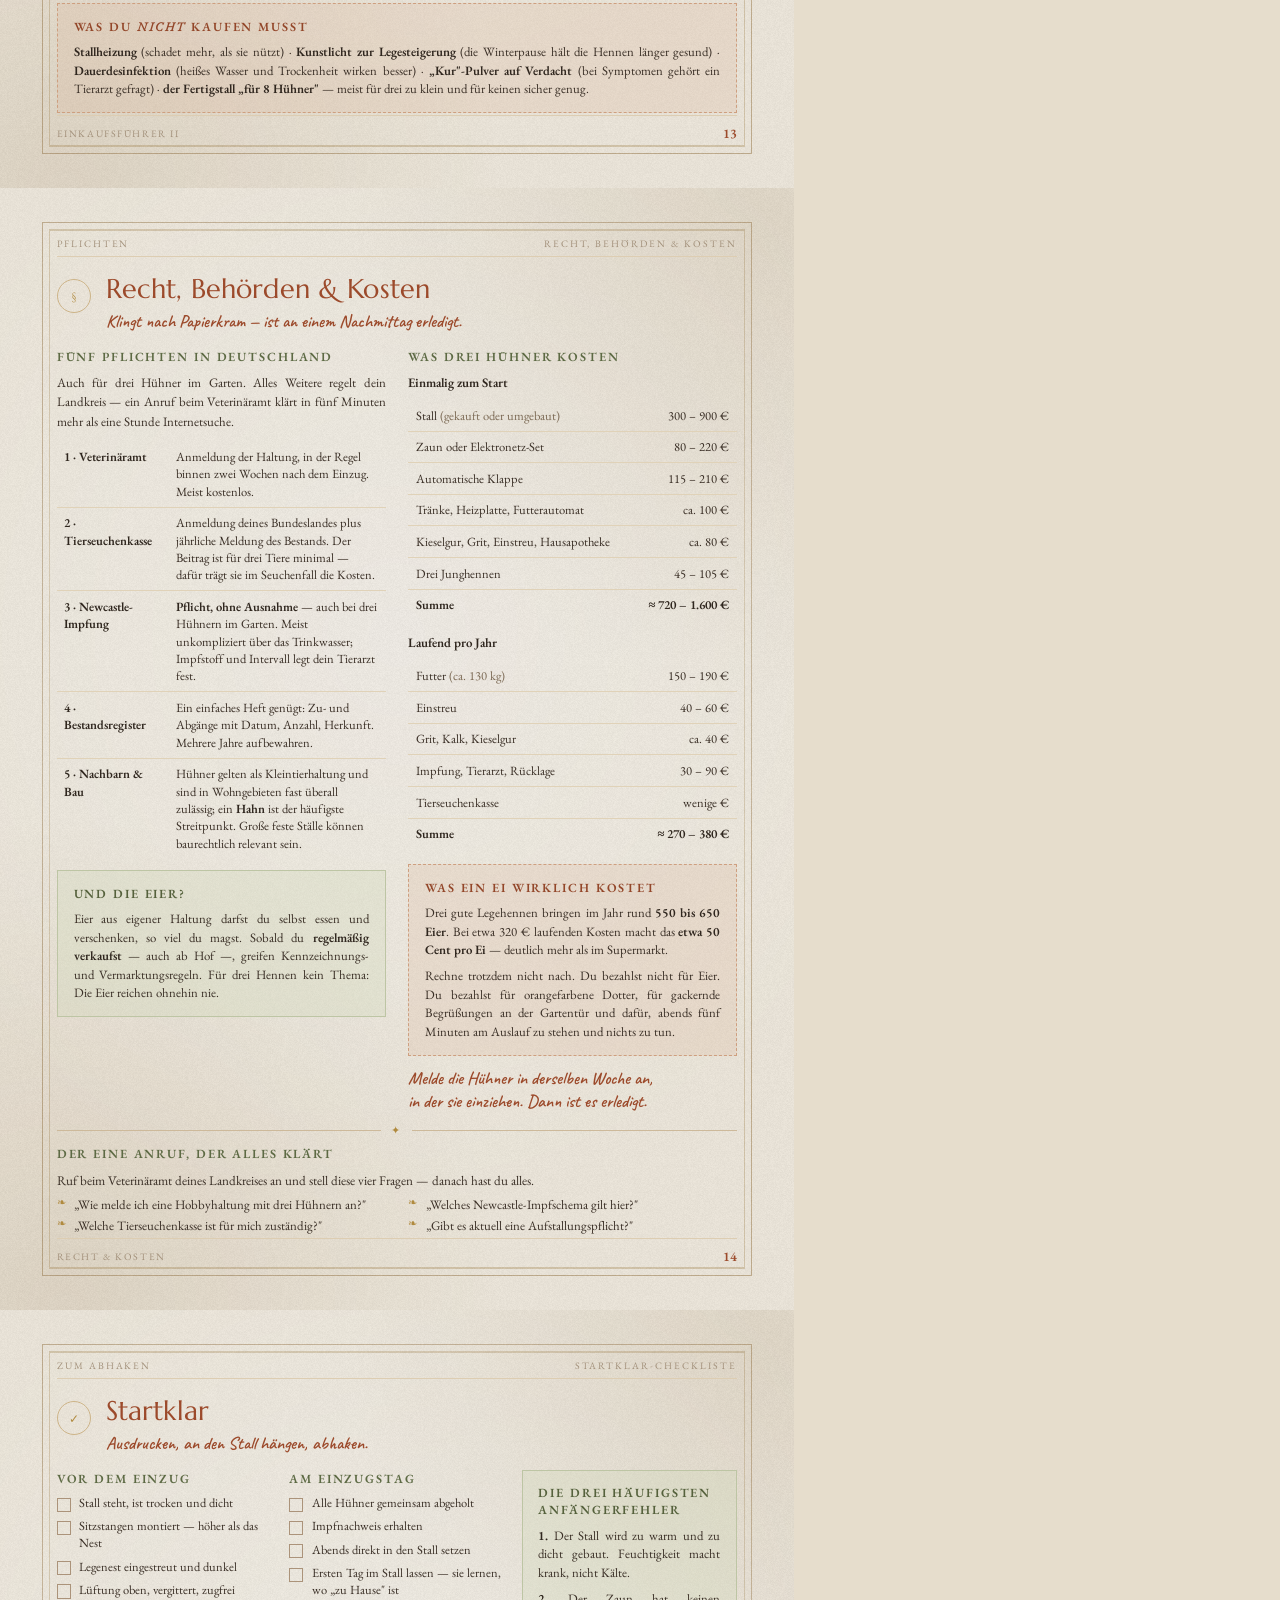
<file: ratgeber/huehner-ratgeber.html>
<!DOCTYPE html>
<html lang="de">
<head>
<meta charset="UTF-8">
<title>Hühner halten leicht gemacht – Dein Einstieg als Hühnermama</title>
<link rel="stylesheet" href="fonts/fonts-inline.css">
<style>
* { margin:0; padding:0; box-sizing:border-box; }

@page { size: A4; margin: 0; }

html { -webkit-print-color-adjust: exact; print-color-adjust: exact; }

body {
  font-family:'EB Garamond', Georgia, serif;
  color:#3a2f26;
  background:#e6ddcc;
}

/* ---------- Seitengerüst ---------- */
.page {
  position:relative;
  width:210mm;
  height:296.9mm;
  overflow:hidden;
  background:#f7f0e2;
  page-break-after:always;
  break-after:page;
}
.page:last-child { page-break-after:auto; break-after:auto; }

.page::before {   /* Papierkorn */
  content:'';
  position:absolute; inset:0;
  background-image:url("[data-uri]");
  background-size:22mm 22mm;
  opacity:.17;
  pointer-events:none;
  z-index:3;
}
.page::after {   /* warme Vignette / Alterung */
  content:'';
  position:absolute; inset:0;
  background:
    radial-gradient(120% 90% at 50% 40%, rgba(255,255,255,.42) 0%, rgba(255,255,255,0) 58%),
    radial-gradient(100% 80% at 8% 100%, rgba(150,116,68,.16) 0%, rgba(150,116,68,0) 55%),
    radial-gradient(100% 80% at 96% 4%, rgba(150,116,68,.14) 0%, rgba(150,116,68,0) 52%);
  pointer-events:none;
  z-index:2;
}

.inner {
  position:absolute;
  inset:13mm 15mm 12mm 15mm;
  z-index:5;
  display:flex;
  flex-direction:column;
}

.frame {   /* doppelte Zierlinie */
  position:absolute;
  inset:9mm 11mm;
  border:0.5pt solid #c3ac89;
  z-index:1;
}
.frame::after {
  content:'';
  position:absolute;
  inset:1.6mm;
  border:1.6pt solid #d9c8a9;
  border-left-width:.5pt; border-right-width:.5pt;
}

/* ---------- Typografie ---------- */
.eyebrow {
  font-size:7.6pt; letter-spacing:.22em; text-transform:uppercase;
  font-weight:600; color:#9c8a72;
}
h1 { font-family:'Marcellus', serif; font-weight:400; }
h2 {
  font-family:'Marcellus', serif; font-weight:400;
  font-size:20.5pt; color:#9c4a2b; line-height:1.12;
  letter-spacing:.005em;
}
h3 {
  font-size:9.4pt; font-weight:600; letter-spacing:.15em;
  text-transform:uppercase; color:#5d6a44;
  margin-bottom:2.2mm;
}
h4 { font-size:10.6pt; font-weight:600; color:#7a3d24; margin-bottom:1mm; }
p  { font-size:10.25pt; line-height:1.52; text-align:justify; hyphens:auto; }
p + p { margin-top:2.1mm; }
strong { font-weight:600; color:#2f261e; }
em { font-style:italic; }

.lead { font-size:11.2pt; line-height:1.5; color:#54463a; }

.hand {
  font-family:'Caveat', cursive;
  font-weight:600;
  font-size:13.4pt;
  color:#9c4a2b;
  line-height:1.24;
  text-align:left;
}

a { color:#8f4426; text-decoration:none; border-bottom:.5pt dotted #bb8a68; }

/* ---------- Kopf- / Fußzeile ---------- */
.runhead {
  display:flex; align-items:center; justify-content:space-between;
  font-size:7.4pt; letter-spacing:.2em; text-transform:uppercase;
  color:#a2907a; padding-bottom:1.6mm; margin-bottom:4.5mm;
  border-bottom:.5pt solid #ddcdb2;
}
.runfoot {
  margin-top:auto; padding-top:2.5mm;
  border-top:.5pt solid #ddcdb2;
  display:flex; align-items:center; justify-content:space-between;
  font-size:7.4pt; letter-spacing:.16em; text-transform:uppercase; color:#a2907a;
}
.pno { font-family:'EB Garamond',serif; font-weight:600; font-size:10pt; letter-spacing:0; color:#9c4a2b; }

.chaptitle { display:flex; align-items:flex-start; gap:4mm; margin-bottom:4mm; }
.chapnum {
  font-family:'Marcellus',serif; font-size:9pt; color:#b08a3e;
  border:.5pt solid #cdb488; border-radius:50%;
  width:9mm; height:9mm; min-width:9mm;
  display:flex; align-items:center; justify-content:center;
  margin-top:1.4mm;
}

/* ---------- Bausteine ---------- */
.cols2 { display:flex; gap:6mm; }
.cols3 { display:flex; gap:4.5mm; }
.col { flex:1; }

.kasten {
  border:.5pt solid #bdc5a4;
  background:rgba(206,214,182,.30);
  padding:3.6mm 4.2mm;
  position:relative;
}
.kasten h3 { color:#55613c; }
.kasten p, .kasten li { font-size:9.6pt; line-height:1.45; }

.tipp {
  border:.5pt dashed #ce9f7f;
  background:rgba(216,168,138,.20);
  padding:3.6mm 4.2mm;
}
.tipp h3 { color:#93472a; }
.tipp p, .tipp li { font-size:9.6pt; line-height:1.45; }

ul, ol { margin-left:4.4mm; }
li { font-size:10.15pt; line-height:1.46; margin-bottom:.95mm; }
ul.tight li, ol.tight li { font-size:9.7pt; line-height:1.4; margin-bottom:.65mm; }
ul.plain { list-style:none; margin-left:0; }
ul.plain li { padding-left:4.6mm; position:relative; }
ul.plain li::before {
  content:'❧'; position:absolute; left:0; top:-.3mm;
  color:#b08a3e; font-size:8pt;
}

table { width:100%; border-collapse:collapse; }
th {
  font-size:7.8pt; letter-spacing:.13em; text-transform:uppercase; font-weight:600;
  color:#7c6a55; text-align:left; padding:1.6mm 2mm;
  border-bottom:1pt solid #c9b490;
}
td {
  font-size:9.45pt; line-height:1.38; padding:1.75mm 2mm; vertical-align:top;
  border-bottom:.5pt solid #e0d2b8;
}
tr:last-child td { border-bottom:none; }
td.num, th.num { text-align:right; white-space:nowrap; }
.tbl-note { font-size:7.8pt; color:#95836c; margin-top:1.6mm; font-style:italic; }

.rule-orn { display:flex; align-items:center; gap:2.5mm; margin:3.5mm 0; }
.rule-orn::before, .rule-orn::after {
  content:''; flex:1; height:.5pt; background:#cdb99a;
}
.rule-orn span { color:#b08a3e; font-size:8pt; letter-spacing:.3em; }

.check { list-style:none; margin-left:0; }
.check li {
  position:relative; padding-left:6mm; margin-bottom:1.7mm;
  font-size:9.4pt; line-height:1.35;
}
.check li::before {
  content:''; position:absolute; left:0; top:.7mm;
  width:3.2mm; height:3.2mm; border:.75pt solid #ab937a;
}

.pricetag {
  font-family:'Marcellus',serif; font-size:9.6pt; color:#7a3d24; white-space:nowrap;
}
.pick {
  display:inline-block; font-size:7pt; letter-spacing:.13em; text-transform:uppercase;
  font-weight:600; color:#f7f0e2; background:#8a6a3a;
  padding:.6mm 1.6mm; border-radius:.6mm; margin-bottom:1mm;
}
.pick.alt { background:#6d7a52; }
.pick.thrift { background:#9c4a2b; }

.notelines { margin-top:2mm; }
.notelines div { border-bottom:.5pt solid #ddcdb2; height:6.6mm; }

#ekf2 td { padding-top:1.45mm; padding-bottom:1.45mm; }

#k7 p { font-size:9.9pt; line-height:1.46; }
#k7 ul.tight li { font-size:9.55pt; line-height:1.38; margin-bottom:.55mm; }
#k7 .tipp p { font-size:9.4pt; line-height:1.4; }
#k7 .chaptitle { margin-bottom:3.2mm; }
#k7 .cols3 p { text-align:left; }
</style>
</head>
<body>

<!-- ============================== 1 · TITEL ============================== -->
<div class="page">
  <div class="frame"></div>
  <div class="inner" style="align-items:center; text-align:center; justify-content:space-evenly; padding-top:2mm; padding-bottom:2mm;">

    <div>
      <div class="eyebrow" style="margin-bottom:2mm;">Ein Ratgeber für den Anfang</div>
      <div class="rule-orn" style="width:56mm; margin:0 auto 8mm;"><span>✦</span></div>
      <h1 style="font-size:37pt; line-height:1.1; color:#3a2f26;">Hühner halten<br>leicht gemacht</h1>
      <div class="hand" style="font-size:22pt; text-align:center; margin-top:5mm;">Dein Einstieg als Hühnermama</div>

      <svg viewBox="0 0 200 40" width="215" height="43" style="margin-top:8mm; opacity:.9;">
        <g fill="none" stroke="#b08a3e" stroke-width="1.05">
          <path d="M2 20 h58 M140 20 h58"/>
          <path d="M72 22 C72 13 76 6 81 6 C86 6 90 13 90 22 C90 29 86 34 81 34 C76 34 72 29 72 22 Z"/>
          <path d="M92 19 C92 9 96 1 100 1 C105 1 109 9 109 19 C109 27 105 32 100 32 C96 32 92 27 92 19 Z"/>
          <path d="M111 22 C111 13 115 6 120 6 C125 6 129 13 129 22 C129 29 125 34 120 34 C115 34 111 29 111 22 Z"/>
        </g>
      </svg>
    </div>

    <svg viewBox="0 0 220 190" width="360" height="311" style="margin:0;">
      <g fill="#463a2e">
        <!-- Schwanzfedern -->
        <path d="M52 100 C34 88 22 66 20 42 C36 58 54 72 66 80 Z"/>
        <path d="M46 110 C26 104 10 86 4 62 C22 76 42 86 56 90 Z"/>
        <path d="M58 92 C46 78 40 60 42 40 C54 56 66 68 74 74 Z"/>
        <!-- Körper -->
        <ellipse cx="106" cy="118" rx="54" ry="43" transform="rotate(-7 106 118)"/>
        <!-- Hals -->
        <path d="M126 92 C120 72 128 54 144 48 L164 70 C152 78 146 90 146 104 Z"/>
        <!-- Kopf -->
        <circle cx="152" cy="54" r="17"/>
        <!-- Kamm -->
        <path d="M139 39 c2,-9 7,-8 8,-2 c2,-9 8,-8 9,-2 c3,-8 9,-6 9,2 c-6,-1 -20,-1 -26,2 Z"/>
        <!-- Schnabel -->
        <path d="M168 52 l17 6 l-17 7 Z"/>
        <!-- Kehllappen -->
        <path d="M158 68 c7,2 9,12 1,14 c-8,2 -9,-11 -1,-14 Z"/>
      </g>
      <!-- Beine -->
      <g stroke="#463a2e" stroke-width="3.4" fill="none" stroke-linecap="round">
        <path d="M96 156 l-4 22"/><path d="M120 156 l2 22"/>
      </g>
      <g stroke="#463a2e" stroke-width="2.6" fill="none" stroke-linecap="round">
        <path d="M92 178 l-9 5 M92 178 l9 5 M92 178 l0 6"/>
        <path d="M122 178 l-9 5 M122 178 l9 5 M122 178 l0 6"/>
      </g>
      <!-- Flügel -->
      <g fill="none" stroke="#f7f0e2" stroke-linecap="round" opacity=".5">
        <path d="M80 110 c22,-14 47,-10 57,7" stroke-width="1.5"/>
        <path d="M86 122 c19,-11 38,-8 49,3" stroke-width="1.2"/>
        <path d="M94 133 c15,-8 29,-6 38,2" stroke-width="1"/>
      </g>
      <!-- Auge -->
      <circle cx="156" cy="50" r="2.7" fill="#f7f0e2"/>
      <!-- Grasbüschel -->
      <g stroke="#8a6a3a" stroke-width="1.4" fill="none" stroke-linecap="round" opacity=".75">
        <path d="M56 186 c4,-9 6,-14 5,-20 M62 186 c1,-8 4,-13 9,-17 M50 186 c-1,-7 -3,-11 -7,-14"/>
        <path d="M152 186 c4,-9 6,-14 5,-20 M158 186 c1,-8 4,-13 9,-17 M146 186 c-1,-7 -3,-11 -7,-14"/>
        <path d="M30 186 h160" stroke-width="1" opacity=".55"/>
      </g>
    </svg>

    <div style="width:100%;">
      <div class="rule-orn" style="width:70mm; margin:0 auto 4mm;"><span>✦ ✦ ✦</span></div>
      <p style="text-align:center; font-size:11pt; line-height:1.5; color:#54463a; max-width:118mm; margin:0 auto;">
        Alles, was du für den Start mit drei Hennen wirklich brauchst — Stall, Auslauf,
        Futter, Gesundheit und Alltag. Mit Jahreskalender, Checklisten und
        <strong>geprüften Produktempfehlungen zum Anklicken</strong>.
      </p>
      <div class="eyebrow" style="margin-top:7mm;">Für drei glückliche Hühner &nbsp;·&nbsp; Stand August 2026</div>
    </div>

  </div>
</div>

<!-- ============================== 2 · VORWORT & INHALT ============================== -->
<div class="page">
  <div class="frame"></div>
  <div class="inner">
    <div class="runhead"><span>Willkommen</span><span>Hühner halten leicht gemacht</span></div>

    <h2>Liebe Hühnermama</h2>
    <div class="rule-orn" style="width:34mm; margin:3mm 0 4mm;"><span>✦</span></div>

    <div class="cols2">
      <div class="col" style="flex:1.25;">
        <p class="lead">
          Es gibt diesen einen Moment, den alle Hühnerhalter kennen: Du machst morgens
          die Klappe auf, und drei Hennen kommen herausgepoltert, als hätten sie den Tag
          erfunden. Ab da bist du verloren — im allerbesten Sinne.
        </p>
        <p style="margin-top:3mm;">
          Hühner sind erstaunlich unkompliziert. Sie brauchen keinen Luxus, keine Heizung und
          keine tägliche Stunde Pflege. Was sie brauchen, ist ein <strong>trockener, sicherer
          Schlafplatz</strong>, <strong>Schutz vor Fuchs und Marder</strong> und
          <strong>etwas zu tun</strong>. Wer diese drei Dinge ernst nimmt, hat schon fast alles
          richtig gemacht.
        </p>
        <p>
          Dieser Ratgeber führt dich der Reihe nach durch alles, was in den ersten Monaten wichtig
          wird — ohne Fachchinesisch, dafür mit konkreten Maßen, Mengen und Produkten. Die
          Empfehlungen ab Seite&nbsp;12 sind verlinkt: ein Klick, und du bist im Shop.
        </p>
        <p class="hand" style="margin-top:4mm;">
          Nimm dir Zeit für die Vorbereitung — die Hühner<br>kommen zuletzt, nicht zuerst.
        </p>
      </div>

      <div class="col" style="flex:1;">
        <div class="kasten">
          <h3>Die drei Dinge, die zählen</h3>
          <p style="margin-bottom:2mm;"><strong>1 · Trocken.</strong> Nicht Kälte macht Hühner krank,
          sondern Feuchtigkeit. Lüftung oben, kein Zug unten.</p>
          <p style="margin-bottom:2mm;"><strong>2 · Sicher.</strong> Ein einziger unverschlossener
          Abend kann die ganze Herde kosten. Marder öffnen einfache Haken.</p>
          <p><strong>3 · Beschäftigt.</strong> Ein Huhn will scharren. Ein Laubhaufen schlägt
          jedes gekaufte Spielzeug.</p>
        </div>

        <div style="margin-top:5mm; border:.5pt solid #d3c1a2; padding:3.6mm 4.2mm;">
          <h3 style="color:#8a6a3a;">Inhalt</h3>
          <table style="margin-top:1mm;">
            <tr><td style="padding:1.05mm 0; border:none; font-size:9.3pt;">1 · Bevor es losgeht</td><td class="num" style="border:none; padding:1.05mm 0;">3</td></tr>
            <tr><td style="padding:1.05mm 0; border:none; font-size:9.3pt;">2 · Der Stall</td><td class="num" style="border:none; padding:1.05mm 0;">4</td></tr>
            <tr><td style="padding:1.05mm 0; border:none; font-size:9.3pt;">3 · Auslauf &amp; Sicherheit</td><td class="num" style="border:none; padding:1.05mm 0;">5</td></tr>
            <tr><td style="padding:1.05mm 0; border:none; font-size:9.3pt;">4 · Futter &amp; Wasser</td><td class="num" style="border:none; padding:1.05mm 0;">6</td></tr>
            <tr><td style="padding:1.05mm 0; border:none; font-size:9.3pt;">5 · Der Alltag</td><td class="num" style="border:none; padding:1.05mm 0;">7</td></tr>
            <tr><td style="padding:1.05mm 0; border:none; font-size:9.3pt;">6 · Gesundheit</td><td class="num" style="border:none; padding:1.05mm 0;">8</td></tr>
            <tr><td style="padding:1.05mm 0; border:none; font-size:9.3pt;">7 · Was keiner erzählt</td><td class="num" style="border:none; padding:1.05mm 0;">9</td></tr>
            <tr><td style="padding:1.05mm 0; border:none; font-size:9.3pt;">8 · Durch das Jahr</td><td class="num" style="border:none; padding:1.05mm 0;">10</td></tr>
            <tr><td style="padding:1.05mm 0; border:none; font-size:9.3pt;">9 · Glückliche Hühner</td><td class="num" style="border:none; padding:1.05mm 0;">11</td></tr>
            <tr><td style="padding:1.05mm 0; border:none; font-size:9.3pt;"><strong>Einkaufsführer I &amp; II</strong></td><td class="num" style="border:none; padding:1.05mm 0;">12–13</td></tr>
            <tr><td style="padding:1.05mm 0; border:none; font-size:9.3pt;">Recht, Behörden &amp; Kosten</td><td class="num" style="border:none; padding:1.05mm 0;">14</td></tr>
            <tr><td style="padding:1.05mm 0; border:none; font-size:9.3pt;">Startklar-Checkliste</td><td class="num" style="border:none; padding:1.05mm 0;">15</td></tr>
          </table>
        </div>
      </div>
    </div>

    <div class="rule-orn" style="margin-top:6mm;"><span>✦</span></div>

    <div class="cols3" style="margin-top:1mm;">
      <div class="col" style="text-align:center;">
        <svg viewBox="0 0 60 60" width="46" height="46"><g fill="none" stroke="#8a6a3a" stroke-width="1.5" stroke-linecap="round">
          <path d="M30 10 C40 10 46 22 46 33 C46 44 39 51 30 51 C21 51 14 44 14 33 C14 22 20 10 30 10 Z"/>
        </g></svg>
        <div class="eyebrow" style="margin-top:1mm;">≈ 200 Eier</div>
        <p style="text-align:center; font-size:9pt; margin-top:1mm; line-height:1.35;">pro Henne und Jahr —<br>bei guter Rasse und Haltung</p>
      </div>
      <div class="col" style="text-align:center;">
        <svg viewBox="0 0 60 60" width="46" height="46"><g fill="none" stroke="#8a6a3a" stroke-width="1.5" stroke-linecap="round">
          <circle cx="30" cy="30" r="19"/><path d="M30 17 v14 l9 6"/>
        </g></svg>
        <div class="eyebrow" style="margin-top:1mm;">20 Minuten</div>
        <p style="text-align:center; font-size:9pt; margin-top:1mm; line-height:1.35;">Zeitaufwand am Tag —<br>morgens und abends zusammen</p>
      </div>
      <div class="col" style="text-align:center;">
        <svg viewBox="0 0 60 60" width="46" height="46"><g fill="none" stroke="#8a6a3a" stroke-width="1.5" stroke-linecap="round">
          <path d="M12 46 h36"/><path d="M18 46 V26 l12 -10 l12 10 v20"/><path d="M26 46 v-12 h8 v12"/>
        </g></svg>
        <div class="eyebrow" style="margin-top:1mm;">30 m² Auslauf</div>
        <p style="text-align:center; font-size:9pt; margin-top:1mm; line-height:1.35;">für drei Hennen —<br>Faustregel 10 m² pro Tier</p>
      </div>
    </div>

    <div class="runfoot"><span>Willkommen</span><span class="pno">2</span></div>
  </div>
</div>

<!-- ============================== 3 · KAPITEL 1 ============================== -->
<div class="page">
  <div class="frame"></div>
  <div class="inner">
    <div class="runhead"><span>Kapitel 1</span><span>Bevor es losgeht</span></div>

    <div class="chaptitle">
      <div class="chapnum">I</div>
      <div>
        <h2>Bevor es losgeht</h2>
        <p class="hand" style="margin-top:1.5mm;">Vier Entscheidungen, die alles Weitere bestimmen.</p>
      </div>
    </div>

    <div class="cols2">
      <div class="col">
        <h3>Wie viele Hühner?</h3>
        <p>
          Hühner sind Herdentiere — ein einzelnes Huhn wird unglücklich und krank.
          <strong>Drei ist das Minimum</strong>, und du startest genau richtig damit. Bedenke aber:
          Fällt eine Henne aus, bleiben nur zwei übrig, und dann steht schnell ein Neuzugang an.
          <strong>Vier bis fünf Tiere</strong> sind sozial stabiler, und Arbeit wie Kosten steigen
          kaum. Wenn dein Auslauf es hergibt, plane von Anfang an eine mehr ein.
        </p>

        <h3 style="margin-top:5mm;">Braucht es einen Hahn?</h3>
        <p>
          Nein. Hennen legen auch ohne Hahn — nur eben unbefruchtete Eier. Ein Hahn bringt
          Ordnung in die Herde und passt auf, kostet aber Nachbarschaftsfrieden: Er kräht ab
          etwa vier Uhr morgens, und in Wohngebieten ist das der häufigste Streitpunkt.
          <strong>Für den Anfang: ohne Hahn.</strong>
        </p>

        <h3 style="margin-top:5mm;">Woher die Hühner kommen sollten</h3>
        <ul class="plain tight" style="margin-top:1mm;">
          <li><strong>Rassegeflügelzüchter</strong> in deiner Nähe — beste Wahl. Gesunde,
            geimpfte Tiere und jemand, den du bei Fragen anrufen kannst.</li>
          <li><strong>Vereine für Legehennen aus der Haltung</strong> (z.&nbsp;B. „Rettet das Huhn")
            — großes Herz, aber die Tiere sind erschöpft und brauchen erfahrene Pflege.</li>
          <li><strong>Junghennen vom Geflügelhof</strong>, ca. 18 Wochen alt, geimpft — der
            unkomplizierteste Start.</li>
          <li><em>Lieber nicht:</em> Kleinanzeigen ohne Impfnachweis und ohne Blick in den Stall.</li>
        </ul>

        <div class="tipp" style="margin-top:5mm;">
          <h3>Alle auf einmal</h3>
          <p>Kaufe deine Hühner am selben Tag beim selben Halter. Eine Herde, die gemeinsam
          einzieht, klärt die Rangordnung in ein paar Tagen. Jeder spätere Neuzugang bedeutet
          Wochen mit Streit, Quarantäne und Federn.</p>
        </div>
      </div>

      <div class="col">
        <h3>Welche Rasse passt zu dir?</h3>
        <p style="margin-bottom:2.5mm;">
          Für den Einstieg zählen drei Eigenschaften: <strong>ruhig, robust, flugfaul</strong>.
          Legeleistung ist zweitrangig — auch 150 Eier sind für einen Haushalt reichlich.
        </p>

        <table>
          <thead>
            <tr><th>Rasse</th><th class="num">Eier/Jahr</th><th>Warum sie passt</th></tr>
          </thead>
          <tbody>
            <tr><td><strong>Bielefelder Kennhuhn</strong></td><td class="num">≈ 230</td>
              <td>Groß, gelassen, fliegt praktisch nicht. Küken sind ab Tag&nbsp;1 nach Geschlecht
              unterscheidbar. Der Anfänger-Klassiker.</td></tr>
            <tr><td><strong>Sussex</strong></td><td class="num">≈ 180</td>
              <td>Friedlich, zutraulich, kälteunempfindlich. Wird schnell handzahm — ideal,
              wenn Kinder mit dabei sind.</td></tr>
            <tr><td><strong>Australorp</strong></td><td class="num">≈ 200</td>
              <td>Aufgeweckt, freundlich, legt auch im Winter ordentlich. Etwas agiler,
              braucht einen höheren Zaun.</td></tr>
            <tr><td><strong>Wyandotte</strong></td><td class="num">≈ 170</td>
              <td>Kompakt, wetterfest, sehr ruhig. Der kleine Rosenkamm friert im Winter
              nicht so leicht ab.</td></tr>
            <tr><td><strong>Orpington</strong></td><td class="num">≈ 160</td>
              <td>Das Plüschtier unter den Hühnern. Extrem gutmütig, dafür brütig und
              nicht gerade eine Legemaschine.</td></tr>
            <tr><td><strong>Hybride</strong><br><span style="font-size:8.2pt; color:#7c6a55;">(z.&nbsp;B. Lohmann Braun)</span></td><td class="num">≈ 280</td>
              <td>Sehr viele Eier, sehr zahm, günstig. Aber: hoher Verschleiß, kürzere
              Lebenserwartung, oft nach 2–3 Jahren Legepause.</td></tr>
          </tbody>
        </table>
        <div class="tbl-note">Legeleistung sind Richtwerte; Haltung, Futter und Alter verändern sie deutlich.</div>

        <div class="kasten" style="margin-top:5mm;">
          <h3>Ein Wort zum Alter</h3>
          <p>Junghennen legen ab etwa <strong>20–22 Wochen</strong>. Im ersten Jahr legen sie am
          meisten, danach sinkt die Leistung jährlich um grob 15–20&nbsp;%. Ein Huhn kann
          <strong>6–8 Jahre</strong> alt werden — überlege dir vorher, wie du mit den
          Rentnerinnen umgehen möchtest.</p>
        </div>
      </div>
    </div>

    <div class="runfoot"><span>Bevor es losgeht</span><span class="pno">3</span></div>
  </div>
</div>

<!-- ============================== 4 · KAPITEL 2 · STALL ============================== -->
<div class="page">
  <div class="frame"></div>
  <div class="inner">
    <div class="runhead"><span>Kapitel 2</span><span>Der Stall</span></div>

    <div class="chaptitle">
      <div class="chapnum">II</div>
      <div>
        <h2>Der Stall</h2>
        <p class="hand" style="margin-top:1.5mm;">Ein Schlafzimmer, kein Wohnzimmer.</p>
      </div>
    </div>

    <p style="margin-bottom:3.5mm;">
      Der häufigste Anfängerfehler ist ein zu großer, zu schöner, zu dichter Stall. Hühner
      verbringen den Tag draußen — drinnen wird nur geschlafen und gelegt. Wichtig sind
      deshalb nur vier Dinge: <strong>trocken, dunkel-ruhig, gut belüftet, absolut
      raubtiersicher.</strong>
    </p>

    <div class="cols2">
      <div class="col" style="flex:1.05;">
        <h3>Die Maße für drei Hennen</h3>
        <table>
          <tbody>
            <tr><td style="width:38%;"><strong>Stallfläche</strong></td>
              <td>mind. 1 m², angenehm 1,5–2 m² <span style="color:#7c6a55;">(Faustregel: 3–4 Hühner je m²)</span></td></tr>
            <tr><td><strong>Sitzstangen</strong></td>
              <td>20–25 cm je Huhn → mind. 1 m gesamt</td></tr>
            <tr><td><strong>Stangenprofil</strong></td>
              <td>Kantholz 4–5 cm, Kanten gerundet — Hühner umfassen nicht, sie hocken auf</td></tr>
            <tr><td><strong>Stangenhöhe</strong></td>
              <td>50–80 cm, <strong>alle auf gleicher Höhe</strong> und höher als die Nester</td></tr>
            <tr><td><strong>Abstände</strong></td>
              <td>≈ 30 cm zur Wand, 40–50 cm zwischen zwei Stangen</td></tr>
            <tr><td><strong>Legenest</strong></td>
              <td>1 Nest reicht <span style="color:#7c6a55;">(Regel: eins je 3–4 Hennen)</span>, ca. 30 × 30 × 35 cm, dunkel</td></tr>
            <tr><td><strong>Hühnerklappe</strong></td>
              <td>ca. 25–30 cm breit, 35–40 cm hoch</td></tr>
            <tr><td><strong>Einstreu</strong></td>
              <td>3–5 cm Hanf-, Lein- oder Hobelspäne</td></tr>
          </tbody>
        </table>

        <div class="kasten" style="margin-top:4.5mm;">
          <h3>Warum Stangen höher als Nester?</h3>
          <p>Hühner schlafen instinktiv am höchsten Punkt. Liegt das Nest oben, wird darin
          geschlafen — und damit gekotet. Verkotete Nester bedeuten schmutzige Eier und
          Milbenparadiese. Nest tief, Stange hoch: Dieser eine Handgriff spart dir viel Ärger.</p>
        </div>

        <p class="hand" style="margin-top:4mm;">
          Keine Heizung. Wirklich keine. Hühner tragen<br>eine Daunenjacke und vertragen Frost besser als Zug.
        </p>
      </div>

      <div class="col">
        <!-- Stall-Skizze -->
        <div style="border:.5pt solid #d3c1a2; padding:3mm; background:rgba(255,255,255,.32);">
          <div class="eyebrow" style="margin-bottom:2mm; text-align:center;">So ist der Stall innen aufgeteilt</div>
          <svg viewBox="0 0 300 206" width="100%" height="132">
            <g stroke="#6b5b4c" fill="none" stroke-width="1.6" stroke-linejoin="round" stroke-linecap="round">
              <!-- Haus -->
              <path d="M18 76 L150 14 L282 76"/>
              <path d="M34 74 v122 h232 V74"/>
              <path d="M34 196 h232"/>
              <!-- Lüftungsschlitze im Giebel -->
              <path d="M124 50 h52 M124 58 h52" stroke-dasharray="6 4"/>
              <!-- Sitzstangen -->
              <circle cx="176" cy="112" r="9"/><circle cx="228" cy="112" r="9"/>
              <!-- Kotbrett -->
              <path d="M152 136 h108 v10 H152 Z"/>
              <!-- Nest -->
              <path d="M48 148 h70 v48 H48 Z"/>
              <path d="M64 196 v-18 a19 19 0 0 1 38 0 v18" stroke-dasharray="3.5 3"/>
              <!-- Einstreu -->
              <path d="M34 188 h232" stroke-dasharray="2 5" stroke-width="1"/>
              <!-- Klappe -->
              <path d="M240 162 h26 v34 h-26 Z" stroke-width="1.3"/>
            </g>
            <!-- Nummern -->
            <g font-family="EB Garamond, serif" font-size="12" font-weight="600">
              <circle cx="150" cy="54" r="10" fill="#9c4a2b"/><text x="150" y="58.5" text-anchor="middle" fill="#f7f0e2">1</text>
              <circle cx="202" cy="112" r="10" fill="#9c4a2b"/><text x="202" y="116.5" text-anchor="middle" fill="#f7f0e2">2</text>
              <circle cx="132" cy="141" r="10" fill="#9c4a2b"/><text x="132" y="145.5" text-anchor="middle" fill="#f7f0e2">3</text>
              <circle cx="83" cy="170" r="10" fill="#9c4a2b"/><text x="83" y="174.5" text-anchor="middle" fill="#f7f0e2">4</text>
              <circle cx="253" cy="179" r="10" fill="#9c4a2b"/><text x="253" y="183.5" text-anchor="middle" fill="#f7f0e2">5</text>
            </g>
          </svg>
          <div style="display:flex; gap:3mm; margin-top:2mm; font-size:8.4pt; line-height:1.35; color:#6b5b4c;">
            <div style="flex:1;">
              <strong>1</strong> Lüftung ganz oben<br>
              <strong>2</strong> Sitzstangen, höher als das Nest<br>
              <strong>3</strong> Kotbrett zum Abziehen
            </div>
            <div style="flex:1;">
              <strong>4</strong> Legenest, dunkel und tief<br>
              <strong>5</strong> Klappe mit sicherem Riegel<br>
              <span style="color:#a2907a;">— — 3–5 cm Einstreu</span>
            </div>
          </div>
        </div>

        <h3 style="margin-top:5mm;">Lüftung ohne Zug</h3>
        <p>
          Drei Hühner atmen erstaunlich viel Feuchtigkeit aus. Ohne Abzug schlägt sie sich an
          Wänden nieder — und genau das führt zu Erkältungen und Schimmel. Setze die
          <strong>Lüftungsöffnung ganz oben</strong> an, am besten auf der windabgewandten Seite,
          und vergittere sie mit Volierendraht. Auf Höhe der schlafenden Hühner darf es
          <strong>nicht ziehen</strong>. Merksatz: Es soll oben rausziehen, nicht unten reinpfeifen.
        </p>

        <div class="tipp" style="margin-top:4.5mm;">
          <h3>Fertigstall oder selbst bauen?</h3>
          <p><strong>Gekaufte Ställe</strong> aus dem Baumarkt sind meist zu klein („für 6 Hühner"
          heißt real: für 2–3), das Holz ist dünn und die Riegel sind nicht mardersicher. Wenn
          du kaufst: großzügig dimensionieren und die Verschlüsse sofort ersetzen.
          <strong>Selbst gebaut</strong> ist oft günstiger und besser — ein umgebautes Gartenhaus
          oder ein alter Schrank auf Stelzen ist ein hervorragender Hühnerstall. Innen glatt
          streichen oder mit Sumpfkalk weißen: Das nimmt Milben die Verstecke.</p>
        </div>
      </div>
    </div>

    <div class="rule-orn" style="margin:4mm 0 3mm;"><span>✦</span></div>

    <h3>Der 60-Sekunden-Stallcheck</h3>
    <div class="cols2" style="gap:5mm; margin-top:1mm;">
      <div class="col">
        <table>
          <tbody>
            <tr><td style="width:26%;"><strong>Riecht es?</strong></td>
              <td>Beißender Ammoniakgeruch heißt: zu feucht, zu wenig Luft, zu selten entmistet.</td></tr>
            <tr><td><strong>Ist es feucht?</strong></td>
              <td>Kondens am Fenster, klumpige Streu, nasse Ecken unter der Tränke — sofort handeln.</td></tr>
          </tbody>
        </table>
      </div>
      <div class="col">
        <table>
          <tbody>
            <tr><td style="width:26%;"><strong>Zieht es?</strong></td>
              <td>Handrücken in Stangenhöhe halten. Spürbarer Zug dort ist schlecht.</td></tr>
            <tr><td><strong>Krabbelt es?</strong></td>
              <td>Finger unter die Sitzstange: graue Beläge oder rote Spuren = Milbenalarm.</td></tr>
          </tbody>
        </table>
      </div>
    </div>

    <div class="runfoot"><span>Der Stall</span><span class="pno">4</span></div>
  </div>
</div>

<!-- ============================== 5 · KAPITEL 3 · AUSLAUF ============================== -->
<div class="page">
  <div class="frame"></div>
  <div class="inner">
    <div class="runhead"><span>Kapitel 3</span><span>Auslauf &amp; Sicherheit</span></div>

    <div class="chaptitle">
      <div class="chapnum">III</div>
      <div>
        <h2>Auslauf &amp; Sicherheit</h2>
        <p class="hand" style="margin-top:1.5mm;">Hier entscheidet sich, ob deine Hühner alt werden.</p>
      </div>
    </div>

    <div class="cols2">
      <div class="col">
        <h3>Wie viel Platz und wie er aussehen soll</h3>
        <p>
          Faustregel für die Hobbyhaltung: <strong>mindestens 10 m² pro Huhn</strong>, für drei
          Hennen also rund 30 m². Zum Vergleich: Die Bio-Verordnung verlangt 4 m² — das ist die
          gesetzliche Untergrenze, nicht das Ziel.
        </p>
        <p>
          Viel wichtiger als die reine Fläche ist aber die <strong>Struktur</strong>. Hühner
          stammen vom südostasiatischen Bankivahuhn ab, einem Waldrandtier. Eine leere
          Rasenfläche ist für sie bedrohlich offen — sie bleiben dann ängstlich am Rand kleben
          und nutzen den Auslauf gar nicht. Was hilft:
        </p>
        <ul class="plain tight" style="margin-top:2mm;">
          <li>Büsche, Sträucher, Stauden oder ein alter Christbaum als Deckung</li>
          <li>Ein überdachter Bereich — Hühner mögen keinen Dauerregen</li>
          <li>Schattenplatz für den Sommer, windgeschützte Sonnenecke für den Winter</li>
          <li>Hochbeete, Baumstämme, Sitzäste zum Hinaufhüpfen</li>
        </ul>
        <p style="margin-top:2.5mm;">
          Deckung schützt gleichzeitig vor dem Habicht: Was er nicht anfliegen kann, schlägt er
          auch nicht.
        </p>

        <div class="kasten" style="margin-top:4.5mm;">
          <h3>Die fünf Regeln der Nacht</h3>
          <ol class="tight" style="margin-top:1mm;">
            <li>Stall <strong>jeden</strong> Abend schließen — ohne Ausnahme.</li>
            <li>Riegel oder Drehverschluss statt Haken: Marder öffnen Haken.</li>
            <li>Lüftungsöffnungen mit Volierendraht sichern, nicht offen lassen.</li>
            <li>Kein Futter über Nacht im Freien — es lockt Ratten und Marder an.</li>
            <li>Eine automatische Klappe nimmt dir die Regel ab, aber nicht die Verantwortung:
              einmal die Woche Funktion prüfen.</li>
          </ol>
        </div>
      </div>

      <div class="col">
        <h3>Wer deinen Hühnern gefährlich wird</h3>
        <table>
          <thead><tr><th>Gefahr</th><th>Wann</th><th>Was wirklich hilft</th></tr></thead>
          <tbody>
            <tr><td><strong>Fuchs</strong></td><td>Dämmerung<br>&amp; Nacht</td>
              <td>Elektronetz oder 1,80&nbsp;m Zaun mit Untergrabschutz; nachts Stall zu</td></tr>
            <tr><td><strong>Marder</strong></td><td>Nacht</td>
              <td>Echter Riegel, feiner Volierendraht (max. 12–13 mm), keine Lücke &gt; 5 cm</td></tr>
            <tr><td><strong>Habicht<br>&amp; Bussard</strong></td><td>Tag</td>
              <td>Deckung im Auslauf, Netz über kleinen Ausläufen, dunkle statt weiße Hühner</td></tr>
            <tr><td><strong>Ratte</strong></td><td>Nacht</td>
              <td>Futter in Metalltonne, Trittautomat, nichts offen stehen lassen</td></tr>
            <tr><td><strong>Hund<br>&amp; Katze</strong></td><td>Tag</td>
              <td>Solider Zaun; ausgewachsene Hühner sind für Katzen meist zu groß</td></tr>
          </tbody>
        </table>

        <h3 style="margin-top:5mm;">Der Zaun — zwei gute Wege</h3>
        <p style="margin-bottom:2mm;">
          <strong>Elektro-Geflügelnetz (112 cm).</strong> In 20 Minuten aufgebaut, jederzeit
          versetzbar, hält Fuchs zuverlässig fern — der Stromschlag erzieht nachhaltig. Ideal,
          wenn du den Auslauf wechseln willst. Braucht ein Weidezaungerät und regelmäßiges
          Freischneiden am Boden.
        </p>
        <p>
          <strong>Fester Zaun.</strong> Mindestens 1,60–1,80 m hoch, aus punktgeschweißtem
          Volierendraht (12 × 12 mm im unteren Meter). Entscheidend ist der
          <strong>Untergrabschutz</strong>: 30–40 cm tief eingraben — oder, viel einfacher, den
          Draht als 40 cm breite „L-Schürze" flach nach außen legen und mit Erde oder Steinen
          beschweren. Der Fuchs gräbt direkt am Zaun, nicht 40 cm davor.
        </p>
        <p style="margin-top:2mm;">
          <em>Nicht geeignet:</em> Kaninchendraht und einfaches Sechseckgeflecht — Marder beißen
          sich hindurch, Füchse reißen es auf.
        </p>

        <p class="hand" style="margin-top:4mm;">
          Konkrete Netze, Geräte und Drähte<br>findest du auf Seite 12.
        </p>
      </div>
    </div>

    <div class="runfoot"><span>Auslauf &amp; Sicherheit</span><span class="pno">5</span></div>
  </div>
</div>

<!-- ============================== 6 · KAPITEL 4 · FUTTER ============================== -->
<div class="page">
  <div class="frame"></div>
  <div class="inner">
    <div class="runhead"><span>Kapitel 4</span><span>Futter &amp; Wasser</span></div>

    <div class="chaptitle">
      <div class="chapnum">IV</div>
      <div>
        <h2>Futter &amp; Wasser</h2>
        <p class="hand" style="margin-top:1.5mm;">Ein Ei besteht zu großen Teilen aus dem, was gestern im Napf war.</p>
      </div>
    </div>

    <div class="cols2">
      <div class="col">
        <h3>Die Grundversorgung</h3>
        <table>
          <tbody>
            <tr><td style="width:34%;"><strong>Alleinfutter</strong></td>
              <td>110–130 g pro Huhn und Tag, immer verfügbar. Als Mehl, Korn oder Pellet — Pellets
              verhindern, dass die Hühner die Rosinen herauspicken.</td></tr>
            <tr><td><strong>Wasser</strong></td>
              <td>250–300 ml pro Tier und Tag, bei Hitze bis 500 ml. <strong>Täglich frisch</strong>,
              Tränke erhöht aufhängen.</td></tr>
            <tr><td><strong>Grit</strong></td>
              <td>Kleine Quarzsteinchen für den Muskelmagen — Hühner haben keine Zähne, sie mahlen
              mit Steinen.</td></tr>
            <tr><td><strong>Kalk</strong></td>
              <td>Muschel- oder Kalkgrit in separater Schale zur freien Aufnahme. Eine Eierschale
              kostet die Henne rund 2 g Kalzium — jeden Tag.</td></tr>
            <tr><td><strong>Körner</strong></td>
              <td>Eine Handvoll nachmittags, im Stroh verstreut. Nicht als Hauptfutter — sonst
              fehlen Eiweiß und Mineralien.</td></tr>
          </tbody>
        </table>

        <div class="kasten" style="margin-top:4.5mm;">
          <h3>Warum Grit und Kalk getrennt?</h3>
          <p><strong>Grit</strong> ist unlöslicher Kies und bleibt im Magen — er ersetzt die
          Zähne. <strong>Kalkgrit</strong> ist Kalzium und wird verdaut — er baut die Eierschale.
          Ein Huhn braucht beides und nimmt sich instinktiv genau so viel, wie es benötigt.
          Deshalb: separate Schale, immer gefüllt, nie ins Futter mischen.</p>
        </div>

        <p class="hand" style="margin-top:4mm;">
          Wirf die Körner ins Stroh statt in die Schale.<br>
          Aus zwei Minuten Fressen werden vierzig Minuten Suchen.
        </p>
      </div>

      <div class="col">
        <h3>Was darf ins Huhn?</h3>
        <table>
          <thead><tr><th style="width:30%;">Gern</th><th style="width:30%;">In Maßen</th><th>Niemals</th></tr></thead>
          <tbody>
            <tr>
              <td>Salat, Kohl, Grünkohl<br>
                  Gurke, Zucchini, Kürbis<br>
                  Äpfel, Beeren<br>
                  gekochte Kartoffeln<br>
                  Haferflocken<br>
                  Kräuter, Löwenzahn<br>
                  Brennnessel (getrocknet)<br>
                  Mehlwürmer</td>
              <td>Brot (trocken, wenig)<br>
                  Reis &amp; Nudeln (gekocht)<br>
                  Sonnenblumenkerne<br>
                  Mais<br>
                  Quark, Joghurt<br>
                  Traubenkerne, Obstreste</td>
              <td><strong>Küchen- &amp; Speiseabfälle</strong><br>
                  <span style="font-size:8.4pt; color:#7c6a55;">in Deutschland verboten</span><br>
                  Avocado (Persin)<br>
                  rohe Kartoffeln, Schalen<br>
                  rohe Bohnen, Rhabarberblätter<br>
                  Schimmeliges, Salziges<br>
                  Kaffee, Schokolade, Alkohol</td>
            </tr>
          </tbody>
        </table>
        <div class="tbl-note">Grünes und Obst sind Zugabe, nicht Mahlzeit: höchstens rund 10 % der Tagesration.</div>

        <div class="kasten" style="margin-top:4.5mm;">
          <h3>Achtung, Rechtsfalle</h3>
          <p>Das Verfüttern von <strong>Speiseabfällen</strong> — Tellerreste, gekochte
          Küchenabfälle, alles, was mit Fleisch in Berührung kam — ist bei Nutztieren europaweit
          verboten, und Hühner gelten auch im Garten als Nutztiere. Erlaubt sind rohes,
          unbehandeltes Obst und Gemüse. Grund ist der Seuchenschutz.</p>
        </div>

        <h3 style="margin-top:5mm;">Die Tränke</h3>
        <p>
          Häng die Tränke so auf, dass sie etwa auf <strong>Rückenhöhe der Hühner</strong> steht —
          dann wird nicht hineingescharrt und nicht hineingekotet. Stülptränken sind günstig,
          Nippeltränken bleiben sauberer. Im Winter reicht eine
          <strong>Heizplatte unter der Tränke</strong>.
        </p>
      </div>
    </div>

    <div class="rule-orn" style="margin:5mm 0 4mm;"><span>✦</span></div>

    <div class="cols3">
      <div class="col tipp">
        <h3>Fehler 1 · Zu viele Körner</h3>
        <p>Körner sind das Süßigkeitenregal des Huhns: arm an Eiweiß und Kalzium. Wer vor allem
        Weizen füttert, bekommt dünnschalige Eier und fette Hennen. <strong>Alleinfutter ist die
        Mahlzeit, Körner sind der Nachtisch.</strong></p>
      </div>
      <div class="col tipp">
        <h3>Fehler 2 · Brot als Hauptsache</h3>
        <p>Altbrot ist salzig, quillt im Kropf und schimmelt leicht. Wenig trockenes Brot ist
        unbedenklich, viel nicht. Gekochte Reste vom Teller sind ohnehin
        <strong>gesetzlich verboten</strong>.</p>
      </div>
      <div class="col tipp">
        <h3>Fehler 3 · Stehendes Wasser</h3>
        <p>Eine Tränke, die nur nachgefüllt statt ausgespült wird, bildet binnen Tagen einen
        Biofilm — die häufigste Durchfallquelle. <strong>Täglich ausspülen</strong>, wöchentlich
        heiß ausbürsten.</p>
      </div>
    </div>

    <div class="runfoot"><span>Futter &amp; Wasser</span><span class="pno">6</span></div>
  </div>
</div>

<!-- ============================== 7 · KAPITEL 5 · ALLTAG ============================== -->
<div class="page">
  <div class="frame"></div>
  <div class="inner">
    <div class="runhead"><span>Kapitel 5</span><span>Der Alltag</span></div>

    <div class="chaptitle">
      <div class="chapnum">V</div>
      <div>
        <h2>Der Alltag</h2>
        <p class="hand" style="margin-top:1.5mm;">Zwanzig Minuten am Tag — mehr ist es wirklich nicht.</p>
      </div>
    </div>

    <div class="cols3" style="margin-bottom:5mm;">
      <div class="col kasten">
        <h3>Jeden Tag</h3>
        <ul class="tight" style="margin-top:1mm;">
          <li>Klappe öffnen &amp; abends schließen</li>
          <li>Wasser wechseln, Tränke ausspülen</li>
          <li>Futter kontrollieren</li>
          <li>Kotbrett abziehen <span style="color:#7c6a55;">(1 Minute)</span></li>
          <li>Eier einsammeln</li>
          <li><strong>Kurz alle drei anschauen:</strong> Gang, Kamm, Gefieder, Verhalten</li>
        </ul>
      </div>
      <div class="col kasten">
        <h3>Jede Woche</h3>
        <ul class="tight" style="margin-top:1mm;">
          <li>Nester neu einstreuen</li>
          <li>Sandbad auflockern, Kieselgur nachstreuen</li>
          <li>Sitzstangen &amp; Ritzen auf Milben prüfen</li>
          <li>Automatische Klappe testen</li>
          <li>Zaun und Netzspannung kontrollieren</li>
          <li>Grit- und Kalkschale auffüllen</li>
        </ul>
      </div>
      <div class="col kasten">
        <h3>Alle 4–8 Wochen</h3>
        <ul class="tight" style="margin-top:1mm;">
          <li>Einstreu komplett tauschen</li>
          <li>Stall auskehren, feucht wischen</li>
          <li>Sandbad erneuern</li>
          <li>Krallen und Kamm anschauen</li>
          <li>Futtervorrat prüfen (rattensicher?)</li>
          <li>Newcastle-Impfung nach Plan</li>
        </ul>
      </div>
    </div>

    <div class="cols2">
      <div class="col">
        <h3>Zweimal im Jahr: die Großreinigung</h3>
        <p>
          Einmal im Frühjahr und einmal im Herbst wird der Stall komplett leergeräumt: Einstreu
          raus, Sitzstangen und Nester heraus, alles auskehren und mit heißem Wasser schrubben.
          Danach gut durchtrocknen lassen und die Ritzen mit <strong>Kieselgur</strong> einstäuben
          oder die Wände mit <strong>Sumpfkalk</strong> weißen. Das ist kein Kosmetikprogramm,
          sondern deine wirksamste Milbenvorsorge.
        </p>

        <h3 style="margin-top:5mm;">Rund ums Ei</h3>
        <ul class="plain tight" style="margin-top:1mm;">
          <li><strong>Legestart</strong> mit 20–22 Wochen, oft mit ein paar winzigen
            „Übungseiern" ohne Dotter.</li>
          <li><strong>Sammeln</strong>: einmal täglich, am besten mittags. Länger liegende Eier
            werden schmutzig oder angepickt.</li>
          <li><strong>Nicht waschen!</strong> Auf der Schale sitzt die Cuticula, eine natürliche
            Schutzschicht. Wer sie abwäscht, macht das Ei verderblich. Grobes nur trocken
            abreiben.</li>
          <li><strong>Lagern</strong>: ungewaschen bei Zimmertemperatur rund 2–3 Wochen,
            im Kühlschrank deutlich länger — dann aber dort bleiben lassen.</li>
          <li><strong>Frischetest</strong>: Ei in ein Glas Wasser legen. Liegt es flach, ist es
            frisch. Steht es auf, ist es älter. Schwimmt es oben, gehört es in den Müll.</li>
          <li><strong>Datieren</strong> mit Bleistift auf der Schale — nach zwei Wochen weiß
            niemand mehr, welches wann kam.</li>
        </ul>
      </div>

      <div class="col">
        <div class="tipp">
          <h3>Wenn du wegfährst</h3>
          <p>Bis zu <strong>zwei Tage</strong> kommen Hühner mit einer automatischen Klappe, einem
          vollen Futterautomaten und einer großen Tränke allein zurecht — vorausgesetzt, der
          Auslauf ist absolut sicher. <strong>Alles darüber braucht einen Menschen</strong>, der
          täglich nach dem Rechten sieht: Wasser kippt um, ein Huhn verheddert sich, ein Ei
          zerbricht im Nest.</p>
          <p style="margin-top:2mm;">Nachbarn machen das meist gerne — bezahle in Eiern. Leg einen
          Zettel an den Stall: Was, wie viel, wann, und deine Handynummer.</p>
        </div>

        <h3 style="margin-top:5mm;">Wie du zutraulich wirst</h3>
        <p>
          Hühner sind Fluchttiere. Wer ihnen hinterherläuft, bleibt für immer die Bedrohung.
          Der Weg ist stattdessen: <strong>hinsetzen und warten.</strong> Setz dich mit einer
          Handvoll Mehlwürmer oder Sonnenblumenkernen in den Auslauf und tu gar nichts. Nach
          ein paar Tagen kommt die Mutigste. Nach zwei Wochen sitzt sie auf deinem Knie.
        </p>
        <p style="margin-top:2mm;">
          Hochheben nur, wenn es sein muss — und dann richtig: beide Flügel sanft an den Körper
          legen, Huhn mit der Hand unter der Brust stützen, Beine zwischen den Fingern.
        </p>

        <p class="hand" style="margin-top:4mm;">
          Jedes Huhn hat einen Charakter. Nach drei Wochen<br>
          weißt du, wer die Chefin ist, wer die Diebin<br>
          und wer immer als Letzte reinkommt.
        </p>
      </div>
    </div>

    <div class="runfoot"><span>Der Alltag</span><span class="pno">7</span></div>
  </div>
</div>

<!-- ============================== 8 · KAPITEL 6 · GESUNDHEIT ============================== -->
<div class="page">
  <div class="frame"></div>
  <div class="inner">
    <div class="runhead"><span>Kapitel 6</span><span>Gesundheit</span></div>

    <div class="chaptitle">
      <div class="chapnum">VI</div>
      <div>
        <h2>Gesundheit</h2>
        <p class="hand" style="margin-top:1.5mm;">Hühner verstecken Krankheit, so lange sie können. Schau täglich hin.</p>
      </div>
    </div>

    <div class="cols2">
      <div class="col">
        <h3>Warnsignale — und was sie bedeuten</h3>
        <table>
          <thead><tr><th style="width:42%;">Beobachtung</th><th>Mögliche Ursache</th></tr></thead>
          <tbody>
            <tr><td>Aufgeplustert, apathisch, abseits</td><td>Immer ernst nehmen — Infekt, Schmerz, Legenot</td></tr>
            <tr><td>Blasser oder bläulicher Kamm</td><td>Blutarmut (Milben!), Kreislauf, Infektion</td></tr>
            <tr><td>Frisst nicht, trinkt viel</td><td>Kropfproblem, Infektion, Hitze</td></tr>
            <tr><td>Nachts unruhig, meidet den Stall</td><td>Fast immer Rote Vogelmilbe</td></tr>
            <tr><td>Durchfall, verklebte Kloake</td><td>Futterwechsel, Kokzidien, Wurmbefall</td></tr>
            <tr><td>Röcheln, Niesen, Nasenausfluss</td><td>Atemwegsinfekt — Tierarzt</td></tr>
            <tr><td>Pinguinhaltung, Pressen</td><td>Legenot — dringend, warm &amp; feucht halten, Tierarzt</td></tr>
            <tr><td>Raue, verdickte Beinschuppen</td><td>Kalkbeinmilbe — Beine ölen, behandeln</td></tr>
          </tbody>
        </table>

        <div class="tipp" style="margin-top:4.5mm;">
          <h3>Sofort zum Tierarzt</h3>
          <p>Bei Atemgeräuschen, blutigem Durchfall, Lähmungen, Legenot über wenige Stunden oder
          wenn <strong>mehrere Tiere gleichzeitig</strong> krank wirken. Frag gezielt nach einem
          <strong>geflügelkundigen Tierarzt</strong> — nicht jede Kleintierpraxis behandelt Hühner.
          Such dir die Nummer heraus, <em>bevor</em> du sie brauchst.</p>
        </div>

        <h3 style="margin-top:4.5mm;">Die Mauser</h3>
        <p>
          Ab dem zweiten Lebensjahr wechseln Hühner im <strong>Spätsommer bis Herbst</strong> ihr
          gesamtes Gefieder. Das dauert 6–12 Wochen, sieht erbärmlich aus und kostet enorm Kraft:
          Federn bestehen fast nur aus Eiweiß. Die Hennen legen in dieser Zeit
          <strong>gar nicht</strong> — das ist normal und gesund. Unterstütze sie mit etwas
          eiweißreichem Zusatzfutter und lass sie in Ruhe. Anfassen tut jetzt weh.
        </p>
      </div>

      <div class="col">
        <h3>Die Rote Vogelmilbe</h3>
        <p>
          Das mit Abstand häufigste Problem der Hobbyhaltung. Die Milbe lebt <em>nicht</em> am Huhn,
          sondern in den Ritzen des Stalls und kommt nur nachts zum Blutsaugen. Deshalb siehst du
          sie tagsüber nicht — und übersiehst den Befall, bis er groß ist.
        </p>
        <p style="margin-top:2mm;"><strong>So erkennst du sie:</strong> weißes Küchenpapier abends
        unter die Sitzstange kleben und morgens anschauen — rote Schlieren beim Zerreiben sind
        Blut. Graue, aschige Beläge in Ritzen sind Milbennester. Und: Die Hühner wollen abends
        nicht mehr in den Stall.</p>

        <div class="kasten" style="margin-top:3.5mm;">
          <h3>Bekämpfung in vier Schritten</h3>
          <ol class="tight" style="margin-top:1mm;">
            <li><strong>Ausräumen.</strong> Einstreu, Nester, Sitzstangen raus. Alles Brennbare
              entsorgen, nicht kompostieren.</li>
            <li><strong>Hitze &amp; Wasser.</strong> Stall heiß abwaschen, Sitzstangen abflammen
              oder auskochen. Vollständig trocknen lassen.</li>
            <li><strong>Kieselgur.</strong> Trocken in jede Ritze, unter die Stangen, in die Nester
              stäuben. Wirkt nur staubtrocken — und nur mechanisch, Resistenzen gibt es nicht.
              <em>Atemschutz tragen.</em></li>
            <li><strong>Nach 5–7 Tagen wiederholen.</strong> Kein Mittel wirkt gegen die Eier.
              Eine einmalige Behandlung ist immer vergeblich.</li>
          </ol>
        </div>
        <p style="margin-top:2.5mm;">
          <strong>Vorbeugen ist leichter als bekämpfen:</strong> glatte, gestrichene oder gekalkte
          Flächen, wenige Ritzen, <strong>abnehmbare Sitzstangen</strong> und ein großzügiges
          Sandbad mit Kieselgur. Im Hochsommer wöchentlich kontrollieren — bei Wärme verdoppelt
          sich eine Population in Tagen.
        </p>

        <h3 style="margin-top:4.5mm;">Deine Hausapotheke</h3>
        <ul class="plain tight" style="margin-top:1mm;">
          <li>Kieselgur mit Stäuberflasche</li>
          <li>Wund- und Blauspray (deckt rote Stellen ab — Hühner picken auf Blut)</li>
          <li>Einweghandschuhe, Schere, Pinzette</li>
          <li>Elektrolyt- oder Vitaminpulver fürs Trinkwasser</li>
          <li>Kokosöl oder Vaseline gegen Kalkbeine</li>
          <li>Eine Transportbox als Kranken- und Quarantänestation</li>
          <li>Telefonnummer des geflügelkundigen Tierarztes</li>
        </ul>

        <p class="hand" style="margin-top:3.5mm;">
          Neue Hühner immer 2–3 Wochen getrennt halten,<br>bevor sie zur Herde dürfen.
        </p>
      </div>
    </div>

    <div class="runfoot"><span>Gesundheit</span><span class="pno">8</span></div>
  </div>
</div>

<!-- ============================== 9 · KAPITEL 7 · WAS KEINER ERZÄHLT ============================== -->
<div class="page" id="k7">
  <div class="frame"></div>
  <div class="inner">
    <div class="runhead"><span>Kapitel 7</span><span>Was keiner erzählt</span></div>

    <div class="chaptitle">
      <div class="chapnum">VII</div>
      <div>
        <h2>Was keiner erzählt</h2>
        <p class="hand" style="margin-top:1.5mm;">Die erste Woche, ein Neuzugang, Würmer — und der Abschied.</p>
      </div>
    </div>

    <div class="cols2">
      <div class="col">
        <h3>Die erste Woche</h3>
        <p>
          Deine Hühner verlieren an einem Tag ihre Herde, ihren Stall und alle Gewohnheiten.
          Was du danach siehst, wirkt beunruhigend und ist normal:
        </p>
        <ul class="plain tight" style="margin-top:2mm;">
          <li><strong>Ein bis drei Wochen kein Ei.</strong> Umzugsstress stoppt das Legen
            zuverlässig — es kommt von allein zurück.</li>
          <li><strong>Kaum Fressen am Anreisetag</strong>, dafür viel Trinken. Verstecken und
            Dösen statt neugierigem Erkunden.</li>
          <li><strong>Lautstarke Rangkämpfe</strong>, auch in einer Gruppe, die zusammen
            aufgewachsen ist.</li>
          <li><strong>Schlafen im Nest oder am Boden</strong>, bis sie die Stange entdecken —
            abends einmal hochsetzen genügt meist.</li>
        </ul>
        <p style="margin-top:2.5mm;">
          Zwei Dinge helfen wirklich. <strong>Nimm beim Züchter eine Tüte des gewohnten Futters
          mit</strong> und mische sie über ein bis zwei Wochen aus — ein abrupter Wechsel macht
          Durchfall. Und <strong>lass sie den ersten Tag im geschlossenen Stall</strong>, damit
          sie lernen, wo „zu Hause" ist.
        </p>

        <div class="tipp" style="margin-top:3mm;">
          <h3>Wann es kein Umzugsstress mehr ist</h3>
          <p>Frisst ein Tier nach 48 Stunden immer noch nicht, sitzt aufgeplustert abseits oder
          macht Atemgeräusche, dann gilt Seite 8 — nicht abwarten.</p>
        </div>
      </div>

      <div class="col">
        <h3>Wenn ein Neuzugang kommt</h3>
        <p>
          Bei drei Hennen ist das keine Frage des Ob, sondern des Wann. Eine bestehende Herde
          verteidigt ihre Rangordnung, und ein einzelnes neues Huhn hat darin keine Chance.
        </p>
        <ul class="plain tight" style="margin-top:2mm;">
          <li><strong>Nie ein einzelnes Tier zusetzen</strong> — immer mindestens zwei. Zu zweit
            haben sie einander, und der Druck verteilt sich.</li>
          <li><strong>Zwei bis drei Wochen Quarantäne</strong> getrennt — gegen eingeschleppte
            Milben und Würmer. Danach einige Tage <strong>Sichtkontakt durch ein Gitter</strong>.</li>
          <li><strong>Zusammenführen abends im Dunkeln</strong>: die Neuen leise mit auf die
            Sitzstange setzen. Morgens ist die Aufregung kleiner.</li>
          <li><strong>Zweite Futter- und Wasserstelle</strong> und Verstecke im Auslauf.</li>
          <li><strong>Ein bis zwei Wochen Unruhe</strong> sind normal. Eingreifen erst, wenn Blut
            fließt oder ein Tier nicht mehr ans Futter kommt.</li>
        </ul>

        <h3 style="margin-top:4.5mm;">Würmer: prüfen statt raten</h3>
        <p>
          Hühner mit Auslauf nehmen Wurmeier über Boden und Regenwürmer auf — das lässt sich nur
          beobachten, nicht verhindern. <strong>Entwurme nicht auf Verdacht:</strong> Blindkuren
          belasten die Tiere und fördern Resistenzen. Der richtige Weg ist die
          <strong>Sammelkotprobe</strong> — an drei Tagen hintereinander frischen Kot von mehreren
          Hennen sammeln und untersuchen lassen, zwei- bis viermal im Jahr. Wurmkuren sind
          <strong>verschreibungspflichtig</strong>; die <strong>Wartezeit für die Eier</strong>
          reicht je nach Präparat von null Tagen bis zu mehreren Wochen — frag ausdrücklich danach.
        </p>
      </div>
    </div>

    <div class="rule-orn" style="margin:3.2mm 0 2.5mm;"><span>✦</span></div>

    <h3>Abschied nehmen</h3>
    <div class="cols3" style="margin-top:1.5mm;">
      <div class="col">
        <h4 style="font-size:9.7pt;">Wann erlösen?</h4>
        <p style="font-size:9.4pt; line-height:1.44;">
          Ein Huhn, das leidet und bei dem keine Besserung in Sicht ist, gehört zum Tierarzt —
          auch wenn das mehr kostet, als das Tier „wert" ist. Ein schneller, fachkundiger Tod ist
          Teil guter Haltung. Selbst herumzudoktern ist es nicht.
        </p>
      </div>
      <div class="col">
        <h4 style="font-size:9.7pt;">Wohin mit dem Tier?</h4>
        <p style="font-size:9.4pt; line-height:1.44;">
          Hühner gelten rechtlich als <strong>Nutztiere</strong>. Regelweg ist die Abholung durch
          die <strong>Tierkörperbeseitigung</strong> (z.&nbsp;B. Rendac), kostenpflichtig. Manche
          Bundesländer erlauben bei Einzeltieren aus Kleinsthaltung das Vergraben auf eigenem
          Grund — nie im Wasserschutzgebiet, mindestens 50 cm Erde darüber. Ländersache: einmal
          beim Veterinäramt fragen. <strong>Niemals</strong> Hausmüll, Wald oder Kompost.
        </p>
      </div>
      <div class="col">
        <h4 style="font-size:9.7pt;">Melden — ja oder nein?</h4>
        <p style="font-size:9.4pt; line-height:1.44;">
          Ein einzelner Todesfall muss nicht gemeldet werden. Sterben aber <strong>mehrere Tiere
          kurz hintereinander</strong>, oder zeigen sie Atemnot, blaue Kämme und plötzlichen
          Legestopp: sofort das Veterinäramt anrufen. Das ist ein Geflügelpest-Verdacht, und der
          ist meldepflichtig.
        </p>
      </div>
    </div>

    <div class="tipp" style="margin-top:3mm;">
      <h3>Und dann sind es zwei</h3>
      <p>Zwei Hühner sind eine Übergangslösung, keine Herde — sie werden stiller und ängstlicher.
      Stock in den nächsten Wochen wieder auf, und nimm dann <strong>gleich zwei Tiere</strong>
      dazu statt eines. Genau deshalb ist der Rat aus Kapitel 1 so hartnäckig: Wer mit vier oder
      fünf Hennen startet, kommt in diese Lage gar nicht erst.</p>
    </div>

    <div class="runfoot"><span>Was keiner erzählt</span><span class="pno">9</span></div>
  </div>
</div>

<!-- ============================== 10 · KAPITEL 8 · JAHR ============================== -->
<div class="page">
  <div class="frame"></div>
  <div class="inner">
    <div class="runhead"><span>Kapitel 8</span><span>Durch das Jahr</span></div>

    <div class="chaptitle">
      <div class="chapnum">VIII</div>
      <div>
        <h2>Durch das Jahr</h2>
        <p class="hand" style="margin-top:1.5mm;">Jede Jahreszeit hat ihre eine wichtige Aufgabe.</p>
      </div>
    </div>

    <div class="cols2" style="gap:6mm;">
      <div class="col">
        <div style="border-left:1.6pt solid #8fa06a; padding-left:4mm;">
          <h3 style="color:#5d7a3c;">Frühling · März bis Mai</h3>
          <p style="font-size:9.7pt;">
            Die Legeleistung springt mit dem Licht wieder an — im Frühjahr bekommst du die
            meisten Eier des Jahres. Jetzt ist die Zeit für die <strong>Großreinigung</strong> und
            den Kalkanstrich, bevor es warm wird und die Milben starten. Der Auslauf ist nach dem
            Winter oft kahl und matschig: neu einsäen oder Fläche wechseln. Manche Henne wird
            <strong>brütig</strong> — sie sitzt tagelang platt im Nest und faucht. Ohne Hahn bringt
            das nichts: Nest abends verschließen, sie kühl und beschäftigt halten.
          </p>
        </div>

        <div style="border-left:1.6pt solid #d0a24a; padding-left:4mm; margin-top:4.5mm;">
          <h3 style="color:#a97c22;">Sommer · Juni bis August</h3>
          <p style="font-size:9.7pt;">
            <strong>Hitze ist gefährlicher als Frost.</strong> Hühner können nicht schwitzen; ab
            etwa 30&nbsp;°C hecheln sie mit offenem Schnabel und stellen die Flügel ab. Sorge für
            tiefen Schatten, kühles Wasser an zwei Stellen und feuchte, schattige Erde zum
            Eingraben. Gleichzeitig ist Sommer <strong>Milbenhochsaison</strong> — jetzt wöchentlich
            kontrollieren. Und: Das Sandbad muss trocken bleiben, sonst wird es zur Pfütze.
          </p>
        </div>
      </div>

      <div class="col">
        <div style="border-left:1.6pt solid #b06a3a; padding-left:4mm;">
          <h3 style="color:#93472a;">Herbst · September bis November</h3>
          <p style="font-size:9.7pt;">
            Die <strong>Mauser</strong> kommt, die Eier bleiben aus — beides normal. Jetzt die
            zweite Großreinigung, den Stall auf Winterdichtigkeit prüfen und die Heizplatte
            hervorholen. Laub nicht wegwerfen, sondern zu einem <strong>Haufen im Auslauf</strong>
            schichten: die beste Beschäftigung des Winters. Ab Oktober steigt die
            <strong>Geflügelpest-Gefahr</strong> — Meldungen des Landkreises im Blick behalten.
          </p>
        </div>

        <div style="border-left:1.6pt solid #7f93a8; padding-left:4mm; margin-top:4.5mm;">
          <h3 style="color:#5b7189;">Winter · Dezember bis Februar</h3>
          <p style="font-size:9.7pt;">
            Hühner vertragen Frost gut — bis etwa −15&nbsp;°C, wenn der Stall <strong>trocken und
            zugfrei</strong> ist; große Einfachkämme können bei Frost plus Feuchtigkeit trotzdem
            erfrieren, auch dagegen hilft vor allem Trockenheit. Was du brauchst: eine
            <strong>frostfreie Tränke</strong> und einen geräumten, windgeschützten Auslauf. Was
            du <em>nicht</em> brauchst: eine Heizung — sie macht das Klima feucht. Auch auf
            <strong>Kunstlicht</strong> verzichtest du besser: Die Legepause hält deine Hennen
            lange gesund.
          </p>
        </div>
      </div>
    </div>

    <div class="rule-orn" style="margin:4.5mm 0 3.5mm;"><span>✦</span></div>

    <div class="cols2">
      <div class="col kasten">
        <h3>Wenn die Aufstallung kommt</h3>
        <p>Bei Geflügelpest-Fällen in der Region ordnen Landkreise eine <strong>Stallpflicht</strong>
        an — dann müssen alle Hühner in den Stall oder unter ein dichtes Dach mit seitlichem
        Schutz, damit kein Wildvogelkot hineingelangt. Das kann Wochen dauern.</p>
        <p style="margin-top:2mm;">Bereite dich vor, <em>bevor</em> es soweit ist: ein überdachter,
        seitlich abgehängter Auslaufbereich von wenigen Quadratmetern reicht als Notlösung. Auf
        Langeweile reagieren eingesperrte Hühner mit Federpicken — Heuballen, Picksteine,
        Sandbad und verstreutes Futter sind dann Pflichtprogramm.</p>
      </div>
      <div class="col tipp">
        <h3>Der Winter-Kurzcheck</h3>
        <ul class="tight" style="margin-top:1mm;">
          <li>Tränke frostfrei — Heizplatte angeschlossen und geprüft</li>
          <li>Einstreu dicker als im Sommer, dafür öfter kontrolliert</li>
          <li>Kein Zug auf Höhe der Sitzstangen</li>
          <li>Schnee vor der Klappe geräumt, Bereich trocken</li>
          <li>Etwas mehr Körner am Nachmittag — Verdauung wärmt über Nacht</li>
          <li>Automatische Klappe: Batterien im Kalten prüfen</li>
        </ul>
      </div>
    </div>

    <div class="rule-orn" style="margin:4mm 0 3mm;"><span>✦</span></div>

    <h3>Plötzlich keine Eier — die sechs Gründe</h3>
    <div class="cols2" style="gap:6mm; margin-top:1mm;">
      <div class="col">
        <table>
          <tbody>
            <tr><td style="width:32%;"><strong>1 · Mauser</strong></td>
              <td>Herbst, 6–12 Wochen Pause. Normal, nichts zu tun.</td></tr>
            <tr><td><strong>2 · Wenig Licht</strong></td>
              <td>Unter etwa 12 Stunden Tageslicht stellen viele Hennen ein.</td></tr>
            <tr><td><strong>3 · Alter</strong></td>
              <td>Ab dem dritten Jahr sinkt die Leistung deutlich.</td></tr>
          </tbody>
        </table>
      </div>
      <div class="col">
        <table>
          <tbody>
            <tr><td style="width:32%;"><strong>4 · Brütigkeit</strong></td>
              <td>Sitzt platt im Nest und faucht — legt erst danach wieder.</td></tr>
            <tr><td><strong>5 · Stress</strong></td>
              <td>Milben, Futterwechsel, ein Fuchs am Zaun, ein Neuzugang.</td></tr>
            <tr><td><strong>6 · Heimliches Nest</strong></td>
              <td>Bei Freilauf der häufigste Fall: Such unter Hecke und Holzstapel.</td></tr>
          </tbody>
        </table>
      </div>
    </div>

    <div class="runfoot"><span>Durch das Jahr</span><span class="pno">10</span></div>
  </div>
</div>

<!-- ============================== 10 · KAPITEL 8 · GLÜCK ============================== -->
<div class="page">
  <div class="frame"></div>
  <div class="inner">
    <div class="runhead"><span>Kapitel 9</span><span>Glückliche Hühner</span></div>

    <div class="chaptitle">
      <div class="chapnum">IX</div>
      <div>
        <h2>Glückliche Hühner</h2>
        <p class="hand" style="margin-top:1.5mm;">Sie sollen nicht nur leben. Sie sollen ihr Leben genießen.</p>
      </div>
    </div>

    <p style="margin-bottom:4mm;">
      Ein Huhn hat fünf Grundbedürfnisse, und keines davon lässt sich kaufen:
      <strong>scharren, picken, staubbaden, sonnen und aufbaumen</strong>. Alles, was diese
      fünf Dinge möglich macht, ist mehr wert als jedes Spielzeug aus dem Zooladen. Das
      Schönste daran: Fast alles davon liegt schon in deinem Garten herum.
    </p>

    <div class="cols2">
      <div class="col">
        <h3>Die Klassiker, die nichts kosten</h3>
        <ul class="plain tight" style="margin-top:1mm;">
          <li><strong>Der Laubhaufen.</strong> Unschlagbar. Ein Haufen Herbstlaub oder halb
            verrotteter Kompost beschäftigt drei Hühner täglich stundenlang und liefert
            Insekten und Würmer gratis dazu.</li>
          <li><strong>Rasenschnitt, Heu, Wurzelballen, alte Blumenerde</strong> — alles, was
            auseinandergenommen werden kann.</li>
          <li><strong>Futter im Stroh verstreuen</strong> statt in den Napf.</li>
          <li><strong>Wechselauslauf</strong> mit mobilem Netz: zwei Flächen abwechselnd nutzen,
            dann bleibt Gras stehen und es gibt immer frisches Grün.</li>
          <li><strong>Sitzäste und Baumstämme</strong> in verschiedenen Höhen. Hühner lieben
            Erhöhungen — Übersicht bedeutet für sie Sicherheit.</li>
          <li><strong>Ein Sonnenplatz</strong> mit Windschutz. Hühner legen sich flach auf die
            Seite, strecken ein Bein weg und wirken wie tot. Das ist reines Glück.</li>
        </ul>

        <div class="tipp" style="margin-top:4.5mm;">
          <h3>Das perfekte Staubbad — Rezept</h3>
          <p>Eine flache Wanne, ein alter Sandkasten oder eine abgetrennte Ecke,
          <strong>unbedingt überdacht</strong>. Hinein kommen:</p>
          <p style="margin-top:1.5mm;">
            <strong>3 Teile</strong> trockener Spielsand ·
            <strong>1 Teil</strong> Gartenerde ·
            <strong>1 Teil</strong> kalte Holzasche <span style="color:#7c6a55;">(unbehandeltes Holz)</span> ·
            eine gute Handvoll <strong>Kieselgur</strong>
          </p>
          <p style="margin-top:1.5mm;">Lieber zu groß als zu klein — drei Hühner baden gern
          gemeinsam. Alle paar Wochen auflockern und Kieselgur nachstreuen. Das Staubbad ist
          Gefiederpflege, Parasitenschutz und Wellness in einem.</p>
        </div>
      </div>

      <div class="col">
        <h3>Kleine Anschaffungen mit großer Wirkung</h3>
        <ul class="plain tight" style="margin-top:1mm;">
          <li><strong>Hühnerschaukel</strong> — sieht albern aus, wird aber tatsächlich benutzt,
            besonders von jungen Hennen.</li>
          <li><strong>Pickstein</strong> zum Aufhängen: Mineralien und Beschäftigung zugleich,
            und ein wirksames Mittel gegen Federpicken.</li>
          <li><strong>Aufgehängter Kohlkopf</strong> oder Maiskolben an der Schnur — das
            „Hühnertetherball".</li>
          <li><strong>Leckerli-Ball</strong> oder ein Bambusrohr mit Mehlwürmern.</li>
          <li><strong>Ein Kräuterbeet am Rand</strong>, mit Draht abgedeckt: Oregano, Thymian,
            Petersilie, Löwenzahn wachsen durch und werden von oben abgeknabbert.</li>
          <li><strong>Im Winter</strong> ein Heunetz oder ein Grünkohlstrunk gegen die
            Langeweile der dunklen Monate.</li>
        </ul>

        <div class="kasten" style="margin-top:4.5mm;">
          <h3>Hühnisch für Anfänger</h3>
          <p style="margin-bottom:1.5mm;"><strong>Leises, gleichmäßiges Gluckern</strong> —
          alles in Ordnung, die Herde ist zufrieden.</p>
          <p style="margin-bottom:1.5mm;"><strong>Lautes „Gack-gack-gaGACK"</strong> nach dem Legen
          — das Legelied. Stolz, kein Problem.</p>
          <p style="margin-bottom:1.5mm;"><strong>Kurzes, hartes Knattern, alle erstarren</strong>
          — Warnruf Luft. Schau nach oben: Greifvogel.</p>
          <p style="margin-bottom:1.5mm;"><strong>Wiederholtes „Bock-bock"</strong>, alle rennen
          — Warnruf Boden. Fuchs, Hund oder Katze.</p>
          <p><strong>Tiefes Brummen und Fauchen im Nest</strong> — brütige Henne. Bitte nicht stören.</p>
        </div>

        <p class="hand" style="margin-top:4.5mm;">
          Wenn deine Hühner abends von selbst<br>
          in den Stall marschieren und sich in einer Reihe<br>
          auf die Stange setzen — dann hast du alles richtig gemacht.
        </p>
      </div>
    </div>

    <div class="runfoot"><span>Glückliche Hühner</span><span class="pno">11</span></div>
  </div>
</div>

<!-- ============================== 11 · EINKAUFSFÜHRER I ============================== -->
<div class="page">
  <div class="frame"></div>
  <div class="inner">
    <div class="runhead"><span>Einkaufsführer I</span><span>Die großen Anschaffungen</span></div>

    <div class="chaptitle">
      <div class="chapnum">✦</div>
      <div>
        <h2>Einkaufsführer I</h2>
        <p class="hand" style="margin-top:1.5mm;">Die großen Anschaffungen — alle Namen sind anklickbar.</p>
      </div>
    </div>

    <h3>Automatische Hühnerklappe</h3>
    <p style="font-size:9.7pt; margin-bottom:2.5mm;">
      Die lohnendste Anschaffung überhaupt. Sie öffnet morgens bei Dämmerung und schließt
      abends, wenn alle drin sind — du musst nie wieder pünktlich zu Hause sein. Achte auf
      <strong>zwei Dinge</strong>: eine <strong>Nothalt-Funktion</strong> (stoppt und öffnet
      wieder, wenn ein Huhn unter der Klappe sitzt) und einen <strong>Schieber, der von unten
      nicht aufzuschieben ist</strong> — sonst hebt der Marder ihn an.
    </p>
    <table>
      <thead><tr><th style="width:30%;">Modell</th><th class="num" style="width:15%;">Preis</th><th>Warum</th></tr></thead>
      <tbody>
        <tr>
          <td><span class="pick">Unsere Empfehlung</span><br>
            <a href="https://jost-technik.de/HK-BAT%20Klappensteller%20mit%20Batteriebetrieb---119.html"><strong>JOSTechnik HK-BAT</strong></a><br>
            <span style="font-size:8.4pt; color:#7c6a55;">Set mit Alu-Tür 129 €</span></td>
          <td class="num"><span class="pricetag">ab 115 €</span></td>
          <td>Deutscher Hersteller, unaufgeregt gute Technik. Dämmerungssensor <em>und</em>
            Zeitschaltuhr kombinierbar, echte Nothalt-Funktion, Wochenendfunktion. Läuft mit
            4 AA-Batterien, Netzteil oder Solar. Beste Mischung aus Preis, Sicherheit und
            Zuverlässigkeit.</td>
        </tr>
        <tr>
          <td><span class="pick alt">Ohne Steckdose</span><br>
            <a href="https://jost-technik.de/HK-BAT%20Klappensteller%20mit%20Batteriebetrieb---119.html"><strong>JOSTechnik HK-BAT Solar-Set</strong></a></td>
          <td class="num"><span class="pricetag">ab 174 €</span></td>
          <td>Dieselbe Steuerung mit Solarpanel und Lithium-Akku — für Ställe ohne Stromanschluss.
            Optional mit Anlocklicht, das die Nachzügler abends hereinholt.</td>
        </tr>
        <tr>
          <td><span class="pick alt">Komfort &amp; App</span><br>
            <a href="https://www.omlet.de/intelligenter-automatischer-tueroeffner-fuer-huehnerstall/"><strong>Omlet Smart Autodoor</strong></a></td>
          <td class="num"><span class="pricetag">ab ca. 210 €</span></td>
          <td>WLAN und App-Steuerung, Sicherheitssensor, Stalllicht, funktioniert bis −20&nbsp;°C
            und lässt sich an nahezu jeden Stall montieren. Die teuerste, aber komfortabelste
            Lösung — sinnvoll, wenn du oft unterwegs bist.</td>
        </tr>
      </tbody>
    </table>

    <div class="rule-orn" style="margin:5mm 0 4mm;"><span>✦</span></div>

    <h3>Zaun &amp; Auslaufschutz</h3>
    <table>
      <thead><tr><th style="width:30%;">Produkt</th><th class="num" style="width:15%;">Preis</th><th>Warum</th></tr></thead>
      <tbody>
        <tr>
          <td><span class="pick">Unsere Empfehlung</span><br>
            <a href="https://www.weidezaun.info/voss-farming-gefluegelnetz-komplett-set-25m-netz-12-230v-weidezaungeraet.html"><strong>VOSS.farming Geflügelnetz-Komplettset 25 m</strong></a><br>
            <span style="font-size:8.4pt; color:#7c6a55;">Netz + Weidezaungerät + Prüfer + Erdstab</span></td>
          <td class="num"><span class="pricetag">218,90 €</span></td>
          <td>Alles in einem Karton, sofort einsatzbereit. 112 cm hoch, unten engmaschig, 9
            Fiberglaspfähle mit Doppelspitze. Für 3 Hühner umschließen 25 m rund 40 m² —
            genau richtig, und jederzeit versetzbar.</td>
        </tr>
        <tr>
          <td><span class="pick thrift">Preistipp</span><br>
            <a href="https://www.weidezaun.info/voss-farming-farmnet-25m-huehnernetz-gefluegelnetz-112cm-9-pfaehle-2-spitzen-orange.html"><strong>VOSS.farming farmNET 25 m, 112&nbsp;cm</strong></a><br>
            <span style="font-size:8.4pt; color:#7c6a55;">nur das Netz</span></td>
          <td class="num"><span class="pricetag">76,90 €</span></td>
          <td>Wenn du schon ein Weidezaungerät hast oder das Netz erst einmal ohne Strom als
            reine Begrenzung nutzen willst. Ohne Strom hält es allerdings keinen Fuchs auf.</td>
        </tr>
        <tr>
          <td><span class="pick alt">Fester Zaun</span><br>
            <a href="https://www.aquagart.de/forst-weidezaun/volierendraht-verzinkt/volierendraht-verzinkt-12mm-x-12mm-1m-breit/"><strong>Volierendraht 12 × 12 mm, 1 m breit</strong></a></td>
          <td class="num"><span class="pricetag">ab 73 € / 15 m</span></td>
          <td>Punktgeschweißt und feuerverzinkt — <strong>das</strong> Material für den unteren
            Meter des Zauns, für den Untergrabschutz und für alle Lüftungsöffnungen am Stall.
            Marder beißen sich hier nicht durch.</td>
        </tr>
      </tbody>
    </table>

    <div class="rule-orn" style="margin:5mm 0 4mm;"><span>✦</span></div>

    <h3>Futterautomat</h3>
    <table>
      <thead><tr><th style="width:30%;">Produkt</th><th class="num" style="width:15%;">Preis</th><th>Warum</th></tr></thead>
      <tbody>
        <tr>
          <td><span class="pick">Unsere Empfehlung</span><br>
            <a href="https://www.weidezaun.info/feed-o-matic-gefluegelfutterautomat-mit-trittplatte-verzinkt-12kg.html"><strong>FEED-O-MATIC Trittautomat, 12 kg</strong></a></td>
          <td class="num"><span class="pricetag">47,90 €</span></td>
          <td>Der Deckel öffnet erst, wenn ein Huhn auf die Trittplatte steigt — Ratten, Mäuse
            und Wildvögel kommen nicht ans Futter. Auslösegewicht von 450 g bis 2,5 kg
            einstellbar, verzinktes Blech, Trennstege gegen Herausscharren. 12 kg reichen
            drei Hennen gut vier Wochen.</td>
        </tr>
      </tbody>
    </table>

    <div class="runfoot"><span>Einkaufsführer I</span><span class="pno">12</span></div>
  </div>
</div>

<!-- ============================== 12 · EINKAUFSFÜHRER II ============================== -->
<div class="page" id="ekf2">
  <div class="frame"></div>
  <div class="inner">
    <div class="runhead"><span>Einkaufsführer II</span><span>Das Kleine, das viel bringt</span></div>

    <div class="chaptitle">
      <div class="chapnum">✦</div>
      <div>
        <h2>Einkaufsführer II</h2>
        <p class="hand" style="margin-top:1.5mm;">Das Kleine, das im Alltag den Unterschied macht.</p>
      </div>
    </div>

    <h3>Tränke, Einstreu &amp; Stallhygiene</h3>
    <table>
      <thead><tr><th style="width:30%;">Produkt</th><th class="num" style="width:15%;">Preis</th><th>Warum</th></tr></thead>
      <tbody>
        <tr>
          <td><span class="pick">Tränke</span><br>
            <a href="https://www.baywa.de/de/tierhaltung/stall-weide-technik/traenken-traenkebecken/traenken-traenkebecken/gefluegel/kerbl-gefluegeltraenkeeimer-12-l/p-000000000001272729/"><strong>Kerbl Geflügeltränkeeimer 12 l</strong></a></td>
          <td class="num"><span class="pricetag">19,95 €</span></td>
          <td>Robuster Kunststoff, Tragegriff, zum Aufhängen. 12 l reichen drei Hennen über eine
            Woche — trotzdem täglich frisch machen. Auf Rückenhöhe bleibt das Wasser viel länger sauber.</td>
        </tr>
        <tr>
          <td><span class="pick alt">Winter</span><br>
            <a href="https://www.raiffeisenmarkt.de/kerbl-heizplatte-fuer-gefluegeltraenken-2909"><strong>Kerbl Heizplatte, 25 cm / 15 W</strong></a></td>
          <td class="num"><span class="pricetag">32,99 €</span></td>
          <td>Wird unter die vorhandene Tränke gestellt und hält sie frostfrei — mit 15 Watt und
            24-V-Netzteil sparsam und sicher. Erspart dir im Januar zwei Gänge am Tag mit dem
            Eishammer. <em>Saisonware: im Sommer oft ausverkauft, ab Herbst wieder lieferbar —
            sonst bei Dehner oder Agrarzone schauen.</em></td>
        </tr>
        <tr>
          <td><span class="pick alt">Einstreu</span><br>
            <a href="https://www.eierschachteln.de/hanfeinstreu"><strong>Hanfeinstreu mit Eukalyptus, 14 kg</strong></a></td>
          <td class="num"><span class="pricetag">23,99 €</span></td>
          <td>Saugt deutlich mehr als Stroh oder Späne, bindet Ammoniakgeruch und ist
            kompostierbar. Ein Ballen deckt 10–12 m² — für einen Stall für drei Hennen also
            mehrere Wechsel. Staubarm heißt: bessere Atemwege für Huhn <em>und</em> Mensch.</td>
        </tr>
        <tr>
          <td><span class="pick">Milbenschutz</span><br>
            <a href="https://www.fressnapf.de/p/aniforte-kieselgur-pulver-inkl-staeuberflasche-2kg-1501086/"><strong>AniForte Kieselgur 2 kg + Stäuberflasche</strong></a></td>
          <td class="num"><span class="pricetag">23,99 €</span></td>
          <td>Das wichtigste Hygieneprodukt im Stall. Rein mechanische Wirkung, also keine
            Resistenzen. Die Stäuberflasche ist entscheidend — nur damit kommst du
            in Ritzen und unter die Sitzstangen. <em>Beim Ausbringen Atemschutz tragen.</em></td>
        </tr>
      </tbody>
    </table>

    <div class="rule-orn" style="margin:3.5mm 0 2.8mm;"><span>✦</span></div>

    <h3>Futter, Grit &amp; Wohlfühl-Extras</h3>
    <table>
      <thead><tr><th style="width:30%;">Produkt</th><th class="num" style="width:15%;">Preis</th><th>Warum</th></tr></thead>
      <tbody>
        <tr>
          <td><span class="pick">Alleinfutter</span><br>
            <a href="https://www.eggersmann-shop.de/huehnerfutter/alleinfutter/koernerpick-legehennen-pellets-oregano-25-kg-alleinfutter-fuer-legehennen"><strong>Eggersmann Körnerpick Legehennen-Pellets Oregano, 25 kg</strong></a></td>
          <td class="num"><span class="pricetag">28,40 €</span></td>
          <td>Gentechnikfreies Alleinfutter als 3-mm-Pellet — dadurch kann keine Henne die
            Mineralien liegen lassen und nur die Körner picken. Mit Oreganoöl für Darm und
            Immunsystem. 25 kg reichen drei Hennen etwa zwei Monate.</td>
        </tr>
        <tr>
          <td><span class="pick alt">Kalk</span><br>
            <a href="https://eierschachteln.de/products/Kalkgrit"><strong>Kalkgrit, biotauglich</strong></a></td>
          <td class="num"><span class="pricetag">21,99 €<br><span style="font-size:8pt; font-family:'EB Garamond',serif; color:#7c6a55;">für 20 kg</span></span></td>
          <td>In einer separaten Schale zur freien Aufnahme — die Hennen nehmen sich selbst genau
            so viel, wie sie brauchen. Sorgt für feste Schalen und stabile Knochen. Erhältlich als
            3-kg- und 20-kg-Gebinde; der große Sack hält sehr lange.</td>
        </tr>
        <tr>
          <td><span class="pick alt">Beschäftigung</span><br>
            <a href="https://eierschachteln.de/products/pickstein-mit-loch"><strong>Pickstein 10 kg mit Loch zum Aufhängen</strong></a></td>
          <td class="num"><span class="pricetag">20,99 €</span></td>
          <td>Mineralien und Zeitvertreib in einem. Aufgehängt attraktiver als am Boden —
            und er ist das beste Gegenmittel gegen Federpicken, wenn es im Winter oder bei
            Aufstallung eng wird.</td>
        </tr>
        <tr>
          <td><span class="pick alt">Spaß</span><br>
            <a href="https://www.eierschachteln.de/huehnerbeschaeftigung/"><strong>Beschäftigungsfutter — Luzerne, Kräuter-Picksteine, Pickbälle</strong></a></td>
          <td class="num"><span class="pricetag">variabel</span></td>
          <td>Luzerneballen zum Zerlegen, Kräuter-Picksteine, Körnermischungen und Pickbälle.
            Nichts davon ist nötig — aber es rettet Winter- und Aufstallungstage, und Freude
            ist ein guter Grund.</td>
        </tr>
      </tbody>
    </table>

    <div class="tipp" style="margin-top:3mm;">
      <h3>Was du <em>nicht</em> kaufen musst</h3>
      <p><strong>Stallheizung</strong> (schadet mehr, als sie nützt) · <strong>Kunstlicht zur
      Legesteigerung</strong> (die Winterpause hält die Hennen länger gesund) ·
      <strong>Dauerdesinfektion</strong> (heißes Wasser und Trockenheit wirken besser) ·
      <strong>„Kur"-Pulver auf Verdacht</strong> (bei Symptomen gehört ein Tierarzt gefragt) ·
      <strong>der Fertigstall „für 8 Hühner"</strong> — meist für drei zu klein und für keinen
      sicher genug.</p>
    </div>

    <div class="runfoot"><span>Einkaufsführer II</span><span class="pno">13</span></div>
  </div>
</div>

<!-- ============================== 13 · RECHT & KOSTEN ============================== -->
<div class="page">
  <div class="frame"></div>
  <div class="inner">
    <div class="runhead"><span>Pflichten</span><span>Recht, Behörden &amp; Kosten</span></div>

    <div class="chaptitle">
      <div class="chapnum">§</div>
      <div>
        <h2>Recht, Behörden &amp; Kosten</h2>
        <p class="hand" style="margin-top:1.5mm;">Klingt nach Papierkram — ist an einem Nachmittag erledigt.</p>
      </div>
    </div>

    <div class="cols2">
      <div class="col">
        <h3>Fünf Pflichten in Deutschland</h3>
        <p style="font-size:9.7pt; margin-bottom:2.5mm;">
          Auch für drei Hühner im Garten. Alles Weitere regelt dein Landkreis — ein Anruf
          beim Veterinäramt klärt in fünf Minuten mehr als eine Stunde Internetsuche.
        </p>
        <table>
          <tbody>
            <tr><td style="width:34%;"><strong>1 · Veterinäramt</strong></td>
              <td>Anmeldung der Haltung, in der Regel binnen zwei Wochen nach dem Einzug.
                Meist kostenlos.</td></tr>
            <tr><td><strong>2 · Tierseuchenkasse</strong></td>
              <td>Anmeldung deines Bundeslandes plus jährliche Meldung des Bestands. Der Beitrag
                ist für drei Tiere minimal — dafür trägt sie im Seuchenfall die Kosten.</td></tr>
            <tr><td><strong>3 · Newcastle-Impfung</strong></td>
              <td><strong>Pflicht, ohne Ausnahme</strong> — auch bei drei Hühnern im Garten.
                Meist unkompliziert über das Trinkwasser; Impfstoff und Intervall legt dein
                Tierarzt fest.</td></tr>
            <tr><td><strong>4 · Bestandsregister</strong></td>
              <td>Ein einfaches Heft genügt: Zu- und Abgänge mit Datum, Anzahl, Herkunft.
                Mehrere Jahre aufbewahren.</td></tr>
            <tr><td><strong>5 · Nachbarn &amp; Bau</strong></td>
              <td>Hühner gelten als Kleintierhaltung und sind in Wohngebieten fast überall
                zulässig; ein <strong>Hahn</strong> ist der häufigste Streitpunkt. Große feste
                Ställe können baurechtlich relevant sein.</td></tr>
          </tbody>
        </table>

        <div class="kasten" style="margin-top:3mm;">
          <h3>Und die Eier?</h3>
          <p>Eier aus eigener Haltung darfst du selbst essen und verschenken, so viel du magst.
          Sobald du <strong>regelmäßig verkaufst</strong> — auch ab Hof —, greifen Kennzeichnungs-
          und Vermarktungsregeln. Für drei Hennen kein Thema: Die Eier reichen ohnehin nie.</p>
        </div>
      </div>

      <div class="col">
        <h3>Was drei Hühner kosten</h3>
        <p style="font-size:9.7pt; margin-bottom:2mm;"><strong>Einmalig zum Start</strong></p>
        <table>
          <tbody>
            <tr><td>Stall <span style="color:#7c6a55;">(gekauft oder umgebaut)</span></td><td class="num">300 – 900 €</td></tr>
            <tr><td>Zaun oder Elektronetz-Set</td><td class="num">80 – 220 €</td></tr>
            <tr><td>Automatische Klappe</td><td class="num">115 – 210 €</td></tr>
            <tr><td>Tränke, Heizplatte, Futterautomat</td><td class="num">ca. 100 €</td></tr>
            <tr><td>Kieselgur, Grit, Einstreu, Hausapotheke</td><td class="num">ca. 80 €</td></tr>
            <tr><td>Drei Junghennen</td><td class="num">45 – 105 €</td></tr>
            <tr><td><strong>Summe</strong></td><td class="num"><strong>≈ 720 – 1.600 €</strong></td></tr>
          </tbody>
        </table>

        <p style="font-size:9.7pt; margin:3.5mm 0 2mm;"><strong>Laufend pro Jahr</strong></p>
        <table>
          <tbody>
            <tr><td>Futter <span style="color:#7c6a55;">(ca. 130 kg)</span></td><td class="num">150 – 190 €</td></tr>
            <tr><td>Einstreu</td><td class="num">40 – 60 €</td></tr>
            <tr><td>Grit, Kalk, Kieselgur</td><td class="num">ca. 40 €</td></tr>
            <tr><td>Impfung, Tierarzt, Rücklage</td><td class="num">30 – 90 €</td></tr>
            <tr><td>Tierseuchenkasse</td><td class="num">wenige €</td></tr>
            <tr><td><strong>Summe</strong></td><td class="num"><strong>≈ 270 – 380 €</strong></td></tr>
          </tbody>
        </table>

        <div class="tipp" style="margin-top:4mm;">
          <h3>Was ein Ei wirklich kostet</h3>
          <p>Drei gute Legehennen bringen im Jahr rund <strong>550 bis 650 Eier</strong>. Bei etwa
          320 € laufenden Kosten macht das <strong>etwa 50 Cent pro Ei</strong> — deutlich mehr
          als im Supermarkt.</p>
          <p style="margin-top:2mm;">Rechne trotzdem nicht nach. Du bezahlst nicht für Eier. Du
          bezahlst für orangefarbene Dotter, für gackernde Begrüßungen an der Gartentür und
          dafür, abends fünf Minuten am Auslauf zu stehen und nichts zu tun.</p>
        </div>

        <p class="hand" style="margin-top:3mm;">
          Melde die Hühner in derselben Woche an,<br>in der sie einziehen. Dann ist es erledigt.
        </p>
      </div>
    </div>

    <div class="rule-orn" style="margin:3mm 0 2.2mm;"><span>✦</span></div>

    <h3>Der eine Anruf, der alles klärt</h3>
    <p style="font-size:9.9pt; margin-bottom:1.5mm;">
      Ruf beim Veterinäramt deines Landkreises an und stell diese vier Fragen — danach hast du alles.
    </p>
    <div class="cols2" style="gap:6mm;">
      <div class="col"><ul class="plain tight">
        <li>„Wie melde ich eine Hobbyhaltung mit drei Hühnern an?"</li>
        <li>„Welche Tierseuchenkasse ist für mich zuständig?"</li>
      </ul></div>
      <div class="col"><ul class="plain tight">
        <li>„Welches Newcastle-Impfschema gilt hier?"</li>
        <li>„Gibt es aktuell eine Aufstallungspflicht?"</li>
      </ul></div>
    </div>

    <div class="runfoot"><span>Recht &amp; Kosten</span><span class="pno">14</span></div>
  </div>
</div>

<!-- ============================== 14 · CHECKLISTE ============================== -->
<div class="page">
  <div class="frame"></div>
  <div class="inner">
    <div class="runhead"><span>Zum Abhaken</span><span>Startklar-Checkliste</span></div>

    <div class="chaptitle">
      <div class="chapnum">✓</div>
      <div>
        <h2>Startklar</h2>
        <p class="hand" style="margin-top:1.5mm;">Ausdrucken, an den Stall hängen, abhaken.</p>
      </div>
    </div>

    <div class="cols3">
      <div class="col">
        <h3>Vor dem Einzug</h3>
        <ul class="check">
          <li>Stall steht, ist trocken und dicht</li>
          <li>Sitzstangen montiert — höher als das Nest</li>
          <li>Legenest eingestreut und dunkel</li>
          <li>Lüftung oben, vergittert, zugfrei</li>
          <li>Kotbrett unter den Stangen</li>
          <li>Riegel mardersicher <span style="color:#7c6a55;">(kein Haken!)</span></li>
          <li>Auslauf gezäunt, Untergrabschutz gelegt</li>
          <li>Deckung im Auslauf: Busch, Dach, Äste</li>
          <li>Staubbad angelegt und überdacht</li>
          <li>Tränke und Futterautomat aufgehängt</li>
          <li>Futter, Grit und Kalkgrit da</li>
          <li>Kieselgur und Hausapotheke da</li>
          <li>Tierarzt herausgesucht und notiert</li>
        </ul>

        <h3 style="margin-top:5mm;">Wenn die ersten Eier kommen</h3>
        <ul class="check">
          <li>Nest wird angenommen <span style="color:#7c6a55;">(sonst Gipsei hineinlegen)</span></li>
          <li>Eier täglich sammeln und mit Bleistift datieren</li>
          <li>Nicht waschen — die Schutzschicht bleibt</li>
          <li>Kalkgrit steht frei zur Verfügung</li>
          <li>Eierkarton für die Nachbarn bereitlegen</li>
        </ul>

        <p class="hand" style="margin-top:4.5mm; font-size:12.5pt;">
          Das erste eigene Ei ist winzig, schief<br>
          und das schönste, das du je gesehen hast.
        </p>
      </div>

      <div class="col">
        <h3>Am Einzugstag</h3>
        <ul class="check">
          <li>Alle Hühner gemeinsam abgeholt</li>
          <li>Impfnachweis erhalten</li>
          <li>Abends direkt in den Stall setzen</li>
          <li>Ersten Tag im Stall lassen — sie lernen,<br>wo „zu Hause" ist</li>
          <li>Wasser sofort verfügbar</li>
          <li>Ruhe geben, nur beobachten</li>
        </ul>

        <h3 style="margin-top:5mm;">Erste zwei Wochen</h3>
        <ul class="check">
          <li>Beim Veterinäramt angemeldet</li>
          <li>Bei der Tierseuchenkasse angemeldet</li>
          <li>Impfplan mit dem Tierarzt geklärt</li>
          <li>Bestandsregister angelegt</li>
          <li>Nachbarn informiert <span style="color:#7c6a55;">(mit Eiern)</span></li>
          <li>Klappenautomatik eine Woche kontrolliert</li>
          <li>Rangordnung beobachtet — wer frisst zuletzt?</li>
          <li>Erste Milbenkontrolle unter der Stange</li>
        </ul>
      </div>

      <div class="col">
        <div class="kasten">
          <h3>Die drei häufigsten Anfängerfehler</h3>
          <p style="margin-bottom:2mm;"><strong>1.</strong> Der Stall wird zu warm und zu dicht
          gebaut. Feuchtigkeit macht krank, nicht Kälte.</p>
          <p style="margin-bottom:2mm;"><strong>2.</strong> Der Zaun hat keinen Untergrabschutz.
          Der Fuchs gräbt direkt an der Kante.</p>
          <p><strong>3.</strong> Die Milben werden zu spät bemerkt. Kontrolliere ab dem ersten
          Tag wöchentlich, auch wenn nichts zu sehen ist.</p>
        </div>

        <h3 style="margin-top:5mm;">Notizen</h3>
        <div class="notelines">
          <div></div><div></div><div></div><div></div>
          <div></div><div></div><div></div>
        </div>

        <div class="tipp" style="margin-top:5mm;">
          <h3>Namen für die drei</h3>
          <div class="notelines" style="margin-top:1mm;">
            <div style="height:7.5mm;"></div><div style="height:7.5mm;"></div><div style="height:7.5mm;"></div>
          </div>
        </div>
      </div>
    </div>

    <div class="rule-orn" style="margin:6mm 0 4mm;"><span>✦ ✦ ✦</span></div>

    <div style="text-align:center;">
      <svg viewBox="0 0 320 96" width="215" height="65" style="margin-bottom:1.5mm;">
        <!-- drei kleine Hennen -->
        <g fill="#7d6a55">
          <g transform="translate(46,10) scale(0.30)">
            <path d="M52 100 C34 88 22 66 20 42 C36 58 54 72 66 80 Z"/>
            <ellipse cx="106" cy="118" rx="54" ry="43" transform="rotate(-7 106 118)"/>
            <path d="M126 92 C120 72 128 54 144 48 L164 70 C152 78 146 90 146 104 Z"/>
            <circle cx="152" cy="54" r="17"/>
            <path d="M139 39 c2,-9 7,-8 8,-2 c2,-9 8,-8 9,-2 c3,-8 9,-6 9,2 c-6,-1 -20,-1 -26,2 Z"/>
            <path d="M168 52 l17 6 l-17 7 Z"/>
            <path d="M158 68 c7,2 9,12 1,14 c-8,2 -9,-11 -1,-14 Z"/>
            <path d="M94 156 h5 v24 h-5 Z"/><path d="M119 156 h5 v24 h-5 Z"/>
          </g>
          <g transform="translate(122,4) scale(0.34)">
            <path d="M52 100 C34 88 22 66 20 42 C36 58 54 72 66 80 Z"/>
            <ellipse cx="106" cy="118" rx="54" ry="43" transform="rotate(-7 106 118)"/>
            <path d="M126 92 C120 72 128 54 144 48 L164 70 C152 78 146 90 146 104 Z"/>
            <circle cx="152" cy="54" r="17"/>
            <path d="M139 39 c2,-9 7,-8 8,-2 c2,-9 8,-8 9,-2 c3,-8 9,-6 9,2 c-6,-1 -20,-1 -26,2 Z"/>
            <path d="M168 52 l17 6 l-17 7 Z"/>
            <path d="M158 68 c7,2 9,12 1,14 c-8,2 -9,-11 -1,-14 Z"/>
            <path d="M94 156 h5 v24 h-5 Z"/><path d="M119 156 h5 v24 h-5 Z"/>
          </g>
          <g transform="translate(272,10) scale(-0.30,0.30)">
            <path d="M52 100 C34 88 22 66 20 42 C36 58 54 72 66 80 Z"/>
            <ellipse cx="106" cy="118" rx="54" ry="43" transform="rotate(-7 106 118)"/>
            <path d="M126 92 C120 72 128 54 144 48 L164 70 C152 78 146 90 146 104 Z"/>
            <circle cx="152" cy="54" r="17"/>
            <path d="M139 39 c2,-9 7,-8 8,-2 c2,-9 8,-8 9,-2 c3,-8 9,-6 9,2 c-6,-1 -20,-1 -26,2 Z"/>
            <path d="M168 52 l17 6 l-17 7 Z"/>
            <path d="M158 68 c7,2 9,12 1,14 c-8,2 -9,-11 -1,-14 Z"/>
            <path d="M94 156 h5 v24 h-5 Z"/><path d="M119 156 h5 v24 h-5 Z"/>
          </g>
        </g>
        <path d="M30 86 h260" stroke="#cdb99a" stroke-width="1" fill="none"/>
      </svg>
      <p class="hand" style="text-align:center; font-size:16pt; line-height:1.35;">
        Und jetzt: Mach die Klappe auf.<br>Der Rest kommt von ganz allein.
      </p>
    </div>

    <div class="runfoot" style="align-items:flex-end;">
      <span style="text-transform:none; letter-spacing:0; font-size:7pt; color:#a2907a; max-width:130mm; line-height:1.4; text-align:left;">
        Preise, Verfügbarkeiten und Links: Stand August 2026, ohne Gewähr — keine Affiliate-Links,
        keine Provisionen. Dieser Ratgeber ersetzt bei kranken Tieren keinen Tierarztbesuch.
        Rechtliche Angaben gelten für Deutschland; Details regeln Bundesland und Landkreis.
      </span>
      <span class="pno">15</span>
    </div>
  </div>
</div>

</body>
</html>
</file>
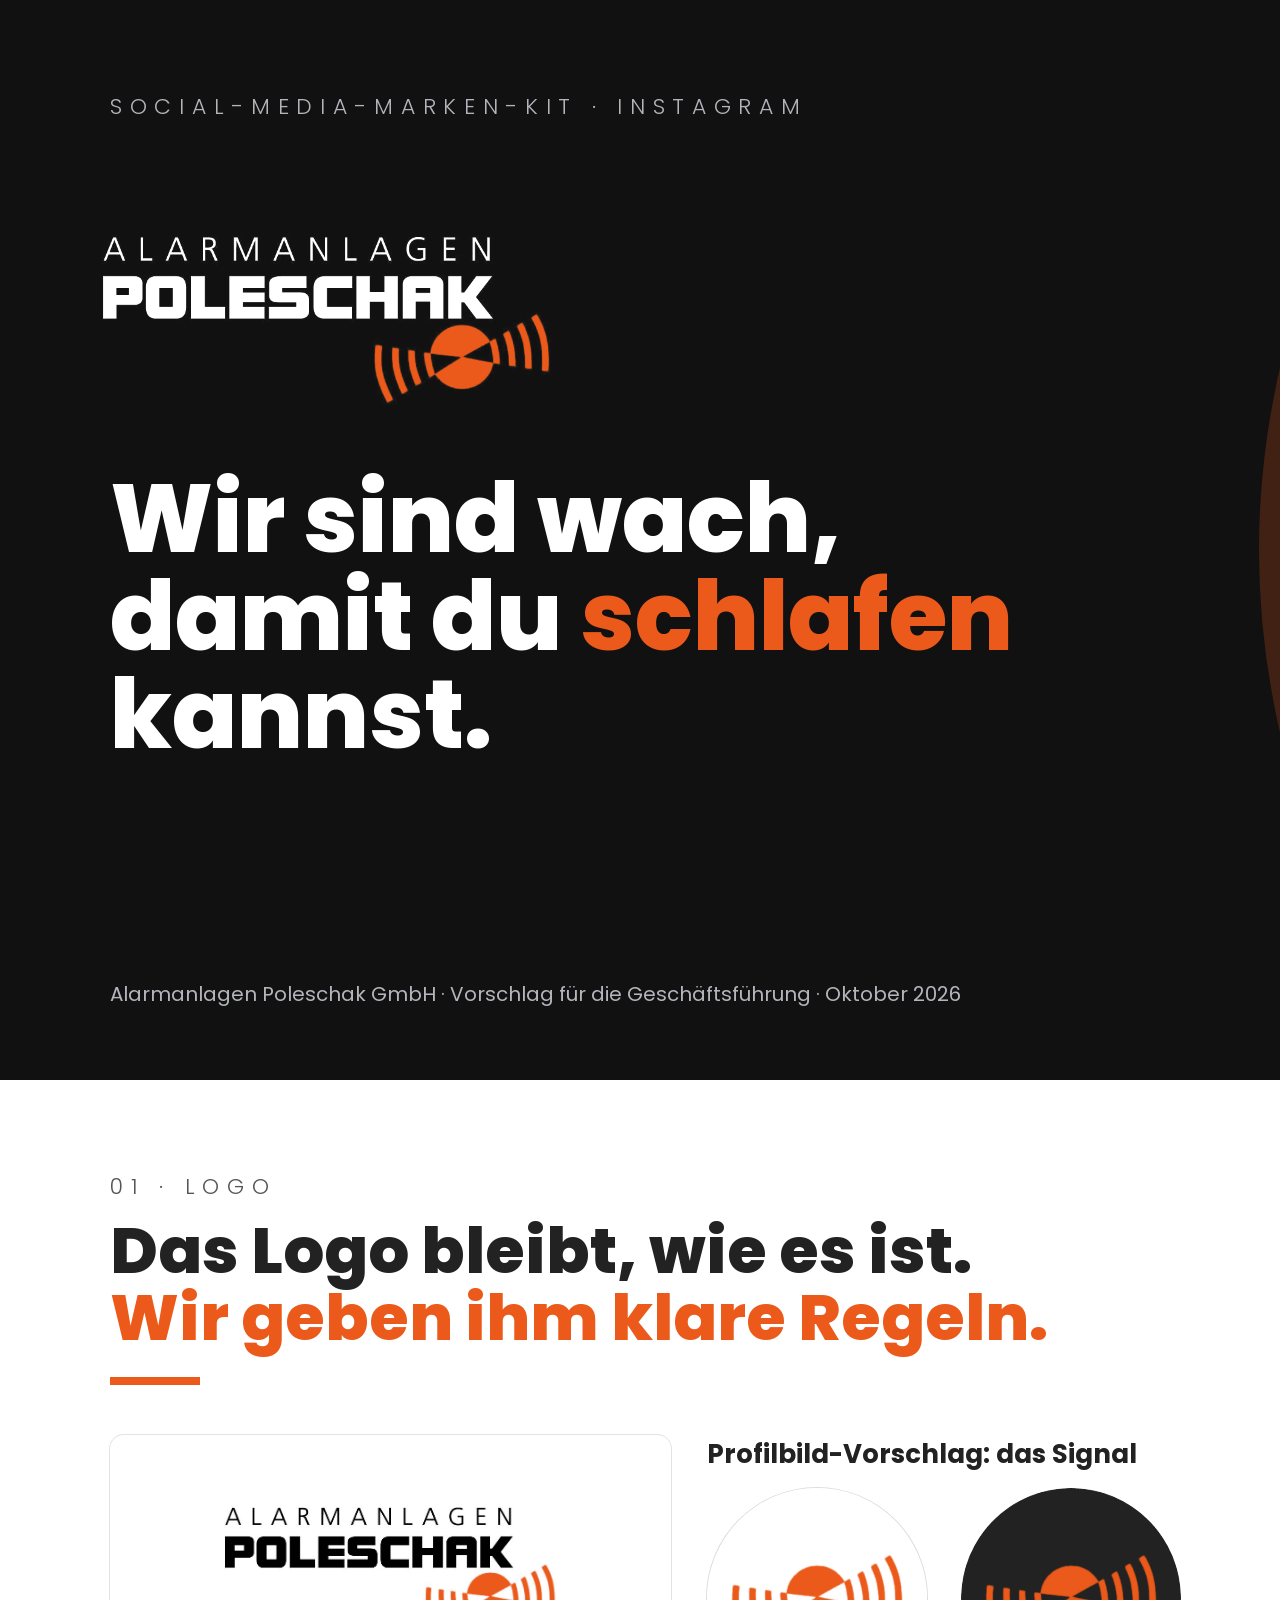
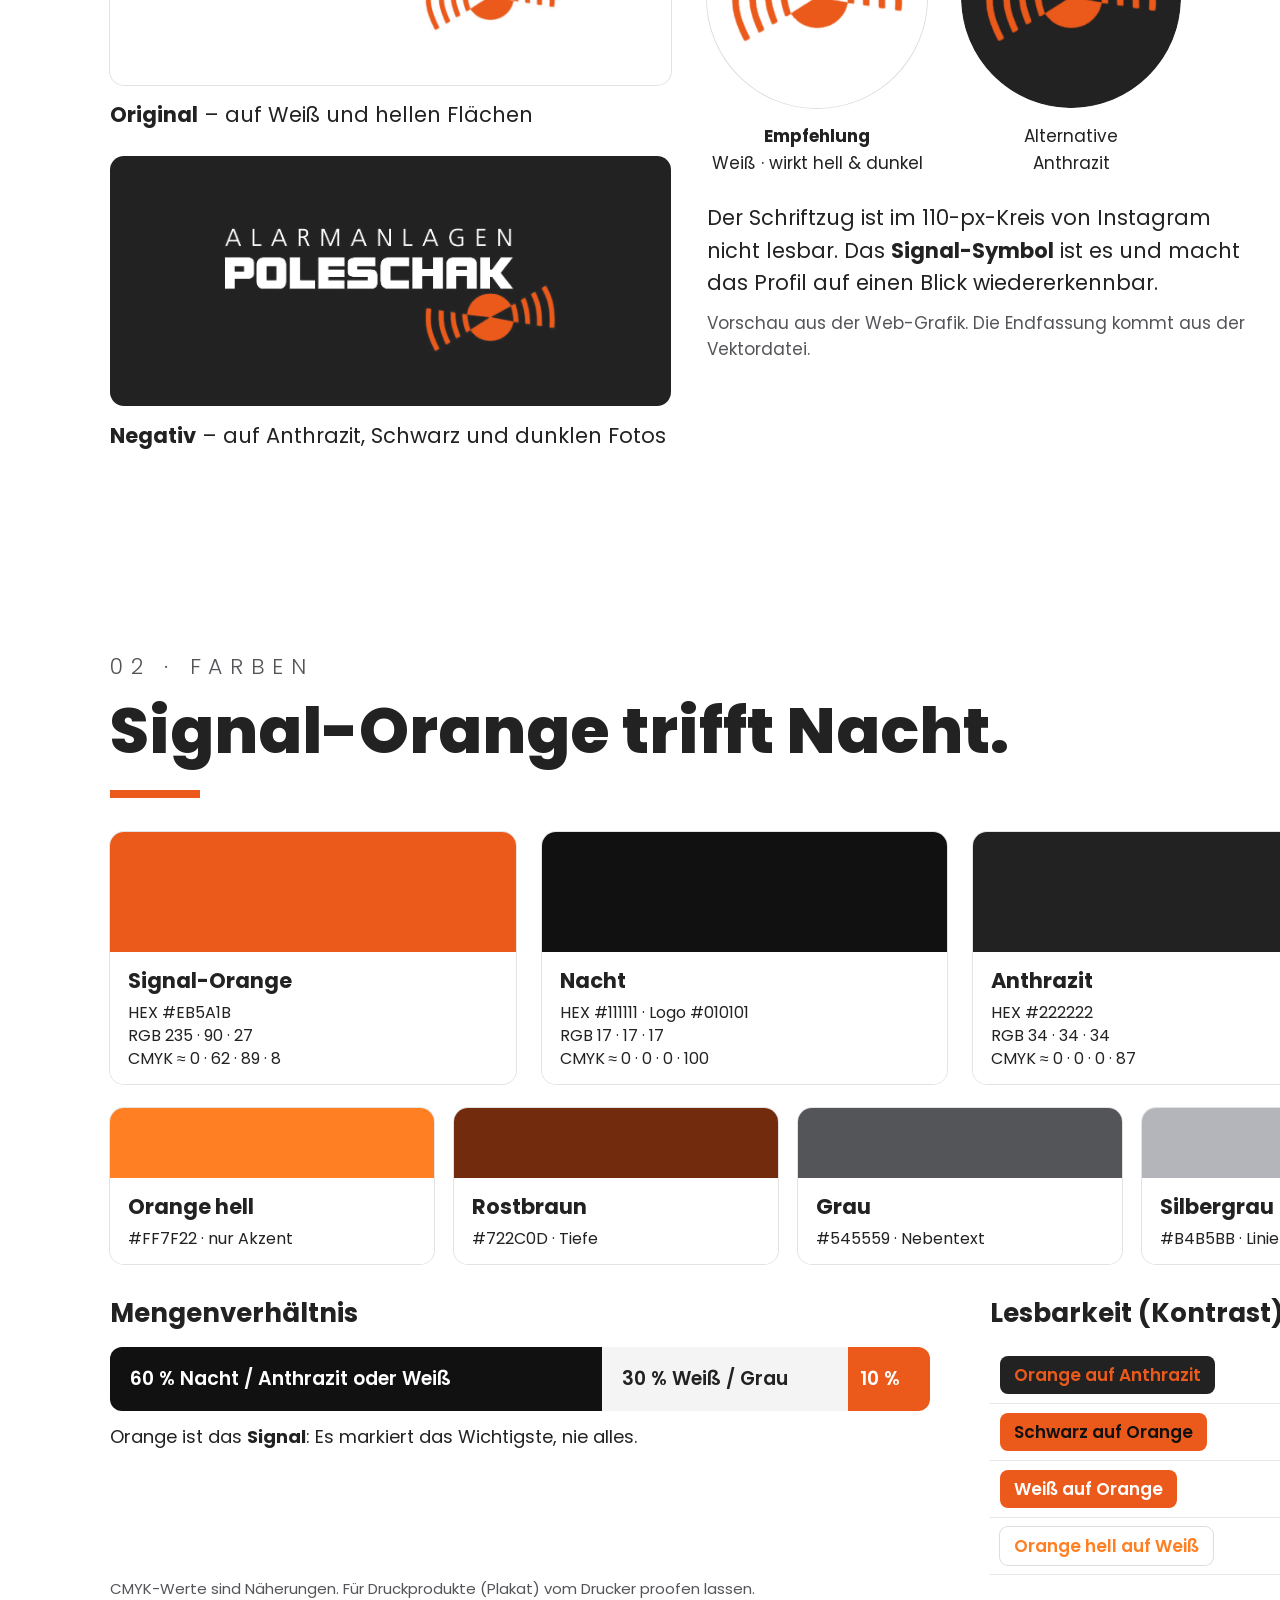
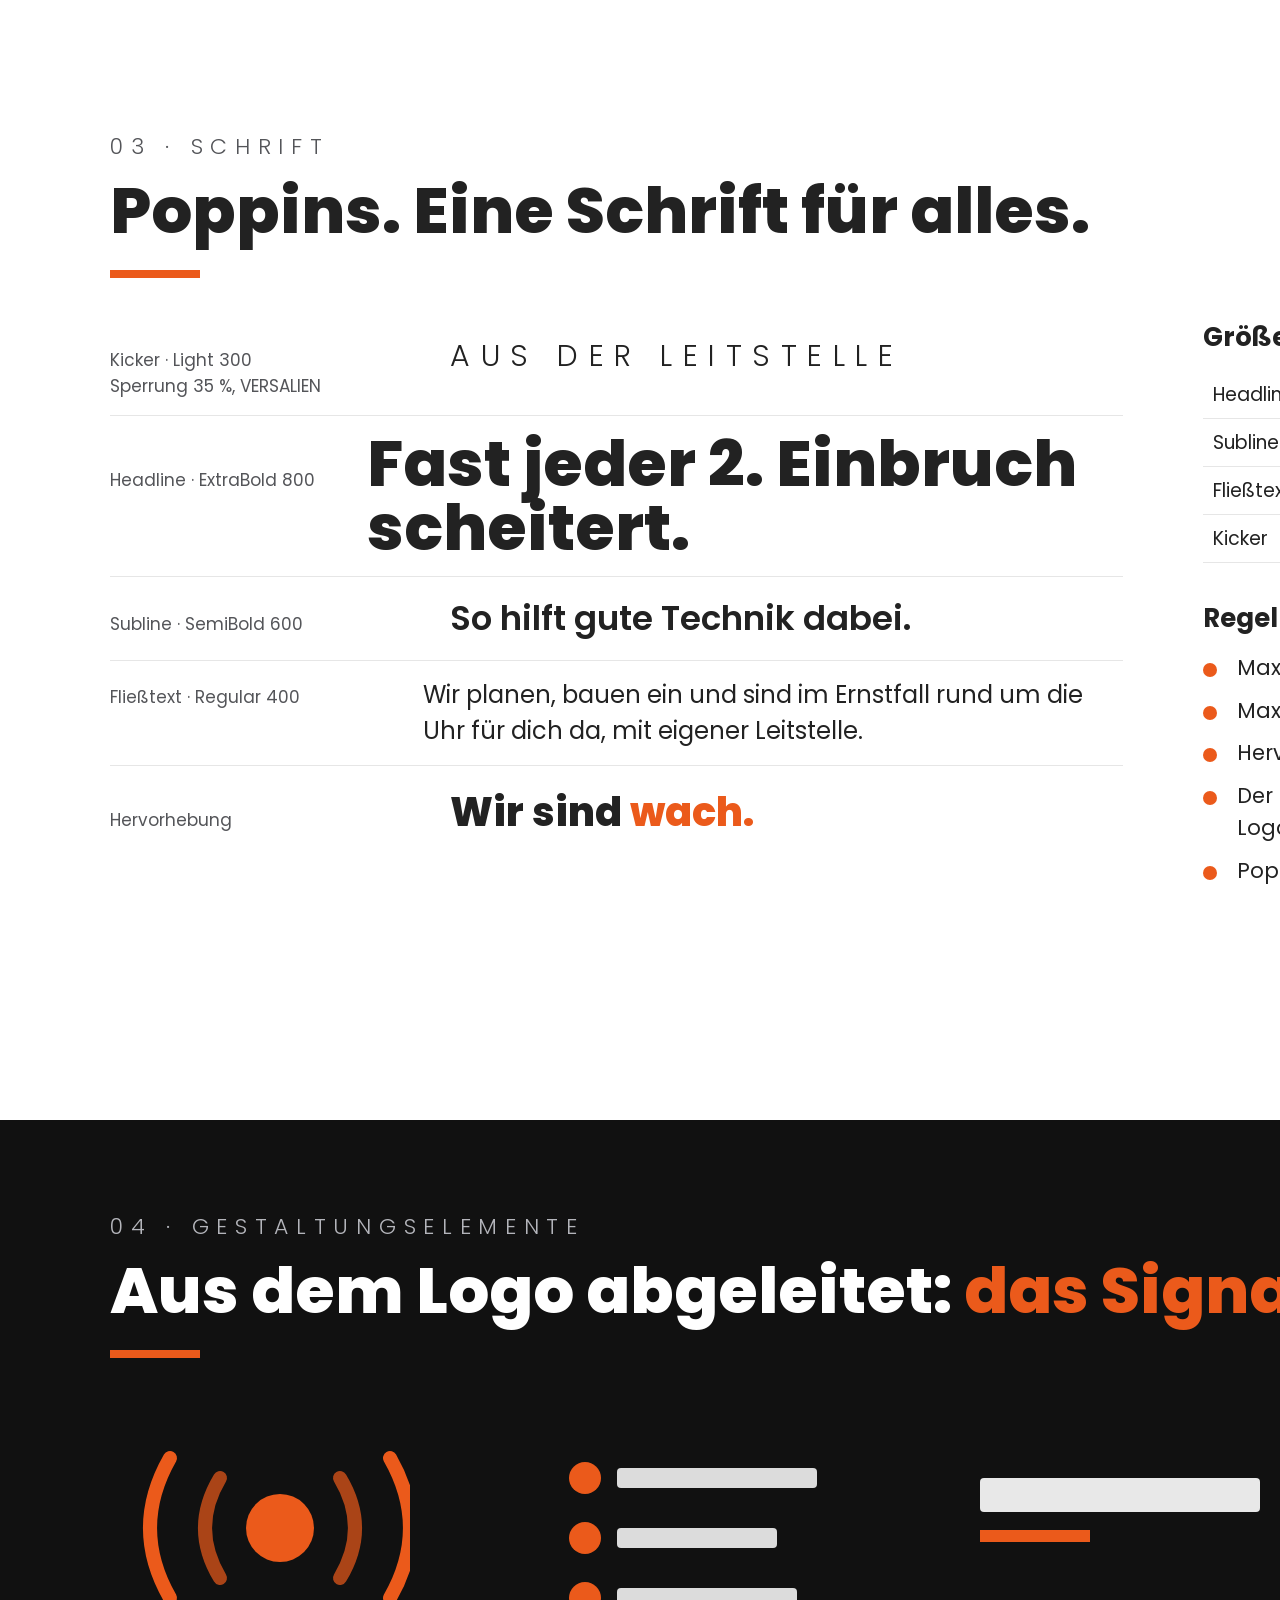
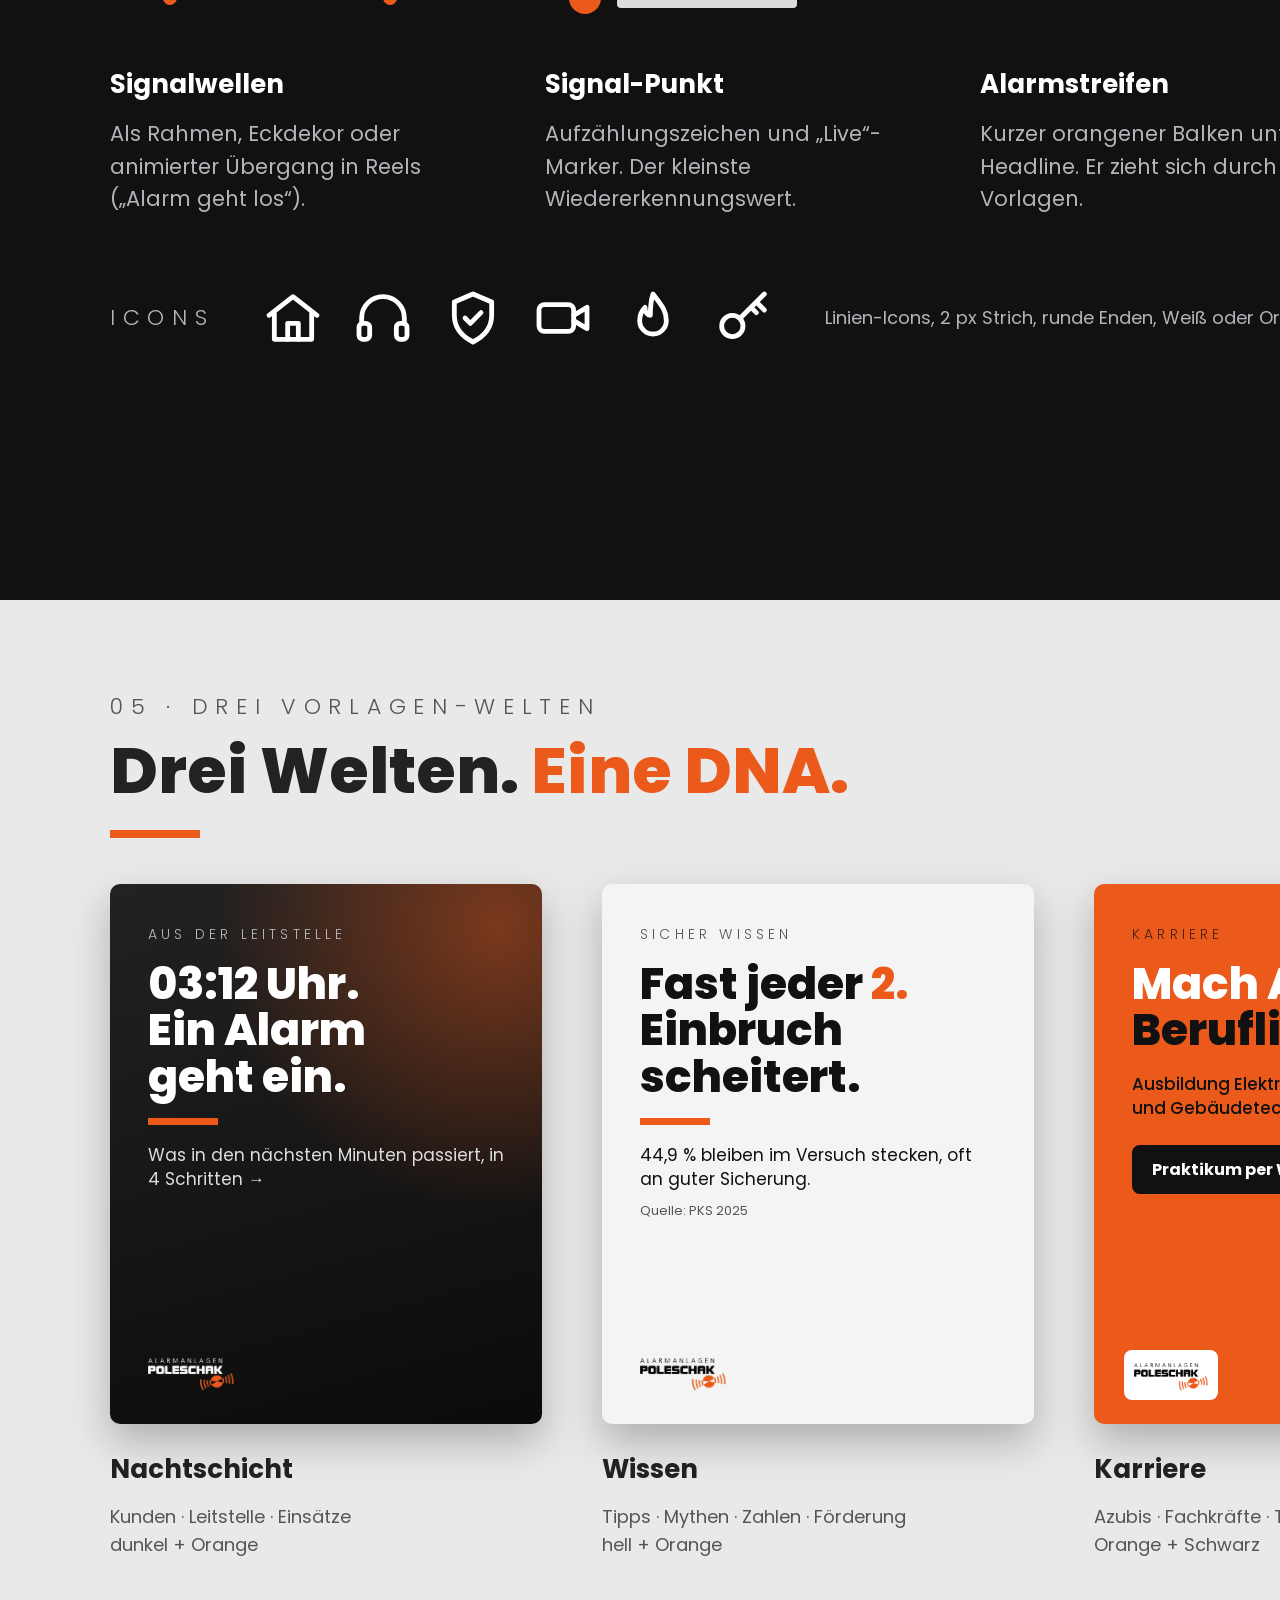
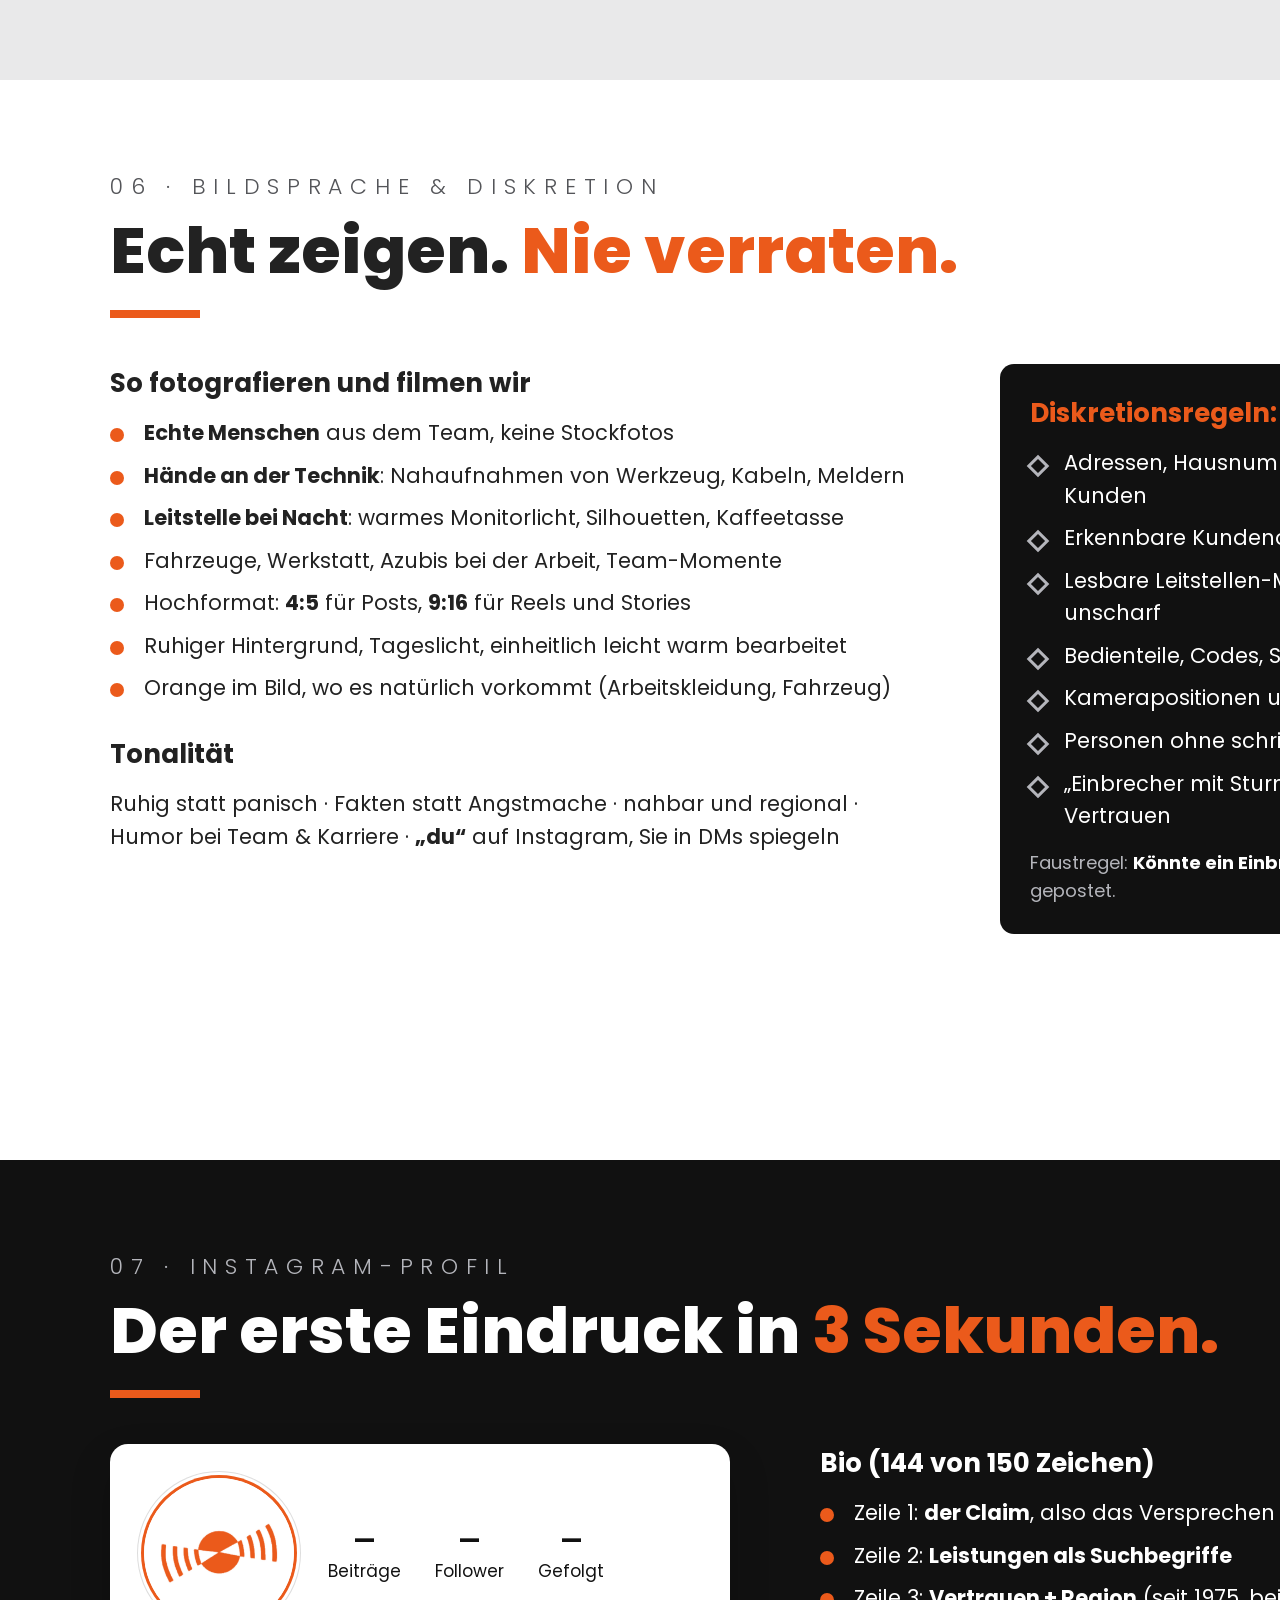
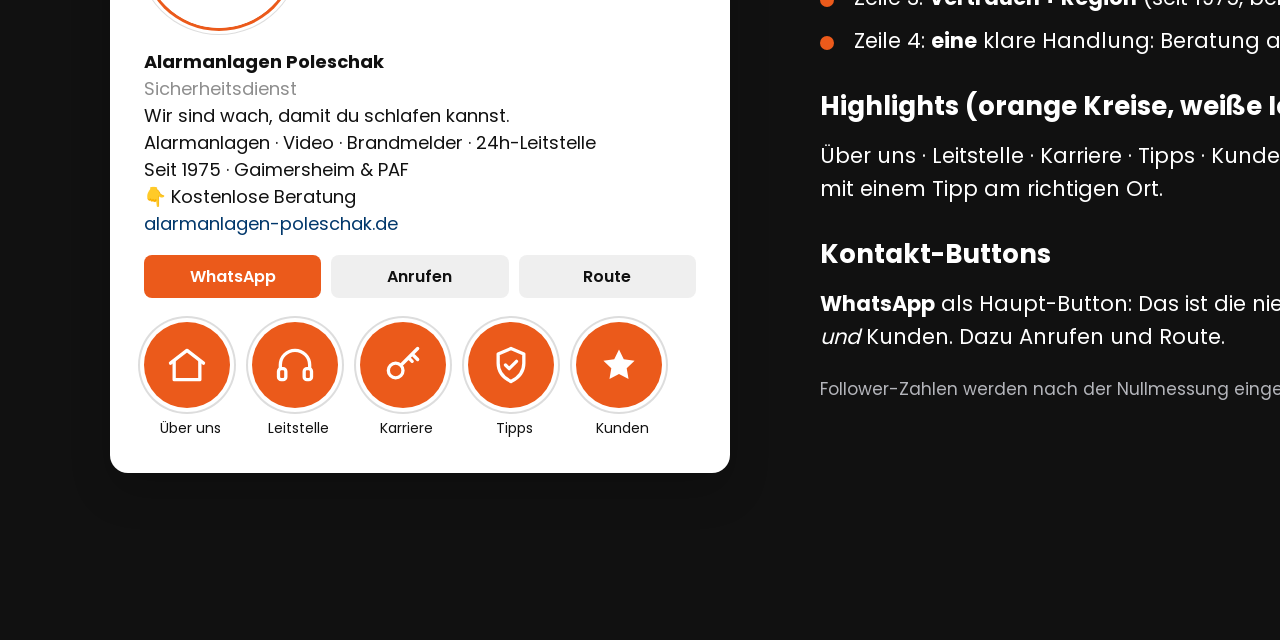
<file: poleschak-social-media/marken-kit/marken-kit.html>
<!doctype html>
<html lang="de">
<head>
<meta charset="utf-8">
<title>Marken-Kit Social Media – Alarmanlagen Poleschak</title>
<link href="fonts/poppins.css" rel="stylesheet">
<style>
  :root{
    --orange:#EB5A1B; --orange-hell:#FF7F22; --rost:#722C0D;
    --schwarz:#010101; --nacht:#111111; --anthrazit:#222222; --grau:#545559;
    --silber:#B4B5BB; --hellgrau:#F4F4F4; --weiss:#FFFFFF;
  }
  *{box-sizing:border-box;margin:0;padding:0}
  html,body{background:#777}
  body{font-family:'Poppins',sans-serif;color:var(--anthrazit)}
  .page{width:1920px;height:1080px;position:relative;overflow:hidden;background:var(--weiss);
        page-break-after:always;padding:90px 110px}
  .page.dark{background:var(--nacht);color:var(--weiss)}
  .kicker{font-weight:300;letter-spacing:.35em;text-transform:uppercase;font-size:22px;color:var(--grau)}
  .dark .kicker{color:var(--silber)}
  h1{font-weight:800;font-size:64px;line-height:1.05;margin-top:14px}
  h2{font-weight:700;font-size:26px;margin-bottom:14px}
  .bar{width:90px;height:8px;background:var(--orange);margin:26px 0 0}
  .pnum{position:absolute;right:110px;bottom:60px;font-size:18px;color:var(--silber);letter-spacing:.2em}
  .footer-logo{position:absolute;left:110px;bottom:52px;height:40px}
  p,li{font-size:21px;line-height:1.55}
  ul{list-style:none}
  li{padding-left:34px;position:relative;margin-bottom:10px}
  li::before{content:"";position:absolute;left:0;top:11px;width:14px;height:14px;border-radius:50%;background:var(--orange)}
  li.no::before{background:none;border:3px solid var(--grau);border-radius:0;transform:rotate(45deg);width:10px;height:10px}
  .dark li.no::before{border-color:var(--silber)}
  .grid{display:grid;gap:36px}
  .card{border-radius:14px;padding:30px}
  .muted{color:var(--grau)}
  .dark .muted{color:var(--silber)}
  .o{color:var(--orange)}
  .waves{position:absolute}
  /* Cover */
  .cover-claim{font-size:96px;font-weight:800;line-height:1.02;margin-top:40px;max-width:1150px}
  /* Farben */
  .sw{border-radius:14px;overflow:hidden;box-shadow:0 0 0 1px #e3e3e3}
  .sw .c{height:120px}
  .sw .t{padding:14px 18px;font-size:16px;line-height:1.45;background:#fff}
  .sw .t b{font-size:21px;display:block;margin-bottom:4px}
  .sw.small .c{height:70px}
  .ratio{display:flex;height:64px;border-radius:12px;overflow:hidden;margin-top:14px}
  .ratio div{display:flex;align-items:center;padding-left:20px;font-weight:600;font-size:19px}
  table{border-collapse:collapse;width:100%;font-size:19px}
  td{padding:9px 10px;border-bottom:1px solid #e6e6e6}
  .chip{display:inline-block;padding:6px 14px;border-radius:8px;font-weight:600;font-size:17px}
  /* Mockups */
  .post{width:432px;height:540px;border-radius:10px;position:relative;overflow:hidden;padding:40px 38px;box-shadow:0 18px 40px rgba(0,0,0,.25)}
  .post .k{font-weight:300;letter-spacing:.3em;font-size:14px;text-transform:uppercase}
  .post .h{font-weight:800;font-size:44px;line-height:1.05;margin-top:16px}
  .post .s{font-size:17px;line-height:1.45;margin-top:18px}
  .post .sig{position:absolute;left:38px;bottom:30px;height:44px}
  .post .btn{display:inline-block;margin-top:24px;padding:12px 20px;border-radius:8px;font-weight:700;font-size:16px}
  .story{width:250px;height:444px;border-radius:14px;position:relative;overflow:hidden;padding:26px 22px;box-shadow:0 18px 40px rgba(0,0,0,.25)}
  .hl{display:flex;gap:16px;margin-top:10px}
  .hl .i{text-align:center;font-size:14px;width:92px}
  .hl .ring{width:86px;height:86px;border-radius:50%;background:var(--orange);display:flex;align-items:center;justify-content:center;box-shadow:0 0 0 4px #fff,0 0 0 6px #ddd;margin-bottom:10px}
  .ig{width:620px;border-radius:18px;background:#fff;box-shadow:0 18px 40px rgba(0,0,0,.18);padding:34px;color:#111}
  .type-row{display:flex;align-items:baseline;gap:40px;padding:16px 0;border-bottom:1px solid #e6e6e6}
  .type-row .lab{width:300px;font-size:17px;color:var(--grau)}
</style>
</head>
<body>

<!-- ============ 1 COVER ============ -->
<section class="page dark">
  <svg class="waves" style="right:-120px;top:170px" width="900" height="760" viewBox="0 0 900 760" fill="none" stroke="#EB5A1B" stroke-linecap="round">
    <circle cx="540" cy="380" r="70" fill="#EB5A1B" stroke="none"/>
    <path d="M390 250 Q350 380 390 510" stroke-width="22" opacity=".95"/>
    <path d="M320 200 Q260 380 320 560" stroke-width="22" opacity=".7"/>
    <path d="M250 150 Q170 380 250 610" stroke-width="22" opacity=".45"/>
    <path d="M180 100 Q80 380 180 660" stroke-width="22" opacity=".22"/>
  </svg>
  <div class="kicker">Social-Media-Marken-Kit · Instagram</div>
  <img src="../assets/logo-negativ.png" style="height:230px;margin-top:70px;margin-left:-8px" alt="Logo">
  <div class="cover-claim">Wir sind wach,<br>damit du <span class="o">schlafen</span> kannst.</div>
  <p class="muted" style="position:absolute;left:110px;bottom:70px;font-size:20px">Alarmanlagen Poleschak GmbH · Vorschlag für die Geschäftsführung · Oktober 2026</p>
</section>

<!-- ============ 2 LOGO ============ -->
<section class="page">
  <div class="kicker">01 · Logo</div>
  <h1>Das Logo bleibt, wie es ist.<br><span class="o">Wir geben ihm klare Regeln.</span></h1>
  <div class="bar"></div>
  <div class="grid" style="grid-template-columns:1fr 1fr 0.9fr;margin-top:50px">
    <div>
      <div class="card" style="background:#fff;box-shadow:0 0 0 1px #e3e3e3;height:250px;display:flex;align-items:center;justify-content:center">
        <img src="../assets/logo-transparent.png" style="height:170px"></div>
      <p style="margin-top:14px"><b>Original</b> – auf Weiß und hellen Flächen</p>
      <div class="card" style="background:var(--anthrazit);height:250px;display:flex;align-items:center;justify-content:center;margin-top:24px">
        <img src="../assets/logo-negativ.png" style="height:170px"></div>
      <p style="margin-top:14px"><b>Negativ</b> – auf Anthrazit, Schwarz und dunklen Fotos</p>
    </div>
    <div>
      <h2>Profilbild-Vorschlag: das Signal</h2>
      <div style="display:flex;gap:34px;align-items:center">
        <div style="text-align:center"><img src="../assets/profilbild-weiss.png" style="width:220px;border-radius:50%;box-shadow:0 0 0 1px #ddd"><p style="font-size:17px;margin-top:8px"><b>Empfehlung</b><br>Weiß · wirkt hell &amp; dunkel</p></div>
        <div style="text-align:center"><img src="../assets/profilbild-anthrazit.png" style="width:220px;border-radius:50%"><p style="font-size:17px;margin-top:8px">Alternative<br>Anthrazit</p></div>
      </div>
      <p style="margin-top:26px">Der Schriftzug ist im 110-px-Kreis von Instagram nicht lesbar. Das <b>Signal-Symbol</b> ist es und macht das Profil auf einen Blick wiedererkennbar.</p>
      <p class="muted" style="font-size:17px;margin-top:10px">Vorschau aus der Web-Grafik. Die Endfassung kommt aus der Vektordatei.</p>
    </div>
    <div>
      <h2>Regeln</h2>
      <ul>
        <li>Schutzraum rundum = Höhe des „O“ in POLESCHAK</li>
        <li>Im Post klein als Absender: unten links, max. 25 % der Breite</li>
        <li>Nicht jeder Post braucht das Logo, die Signalwellen reichen</li>
        <li class="no">nie verzerren, drehen, umfärben</li>
        <li class="no">keine Schatten, Rahmen, Effekte</li>
        <li class="no">nie direkt auf unruhige Fotos, nur auf ruhige Flächen</li>
      </ul>
    </div>
  </div>
  <span class="pnum">02</span>
</section>

<!-- ============ 3 FARBEN ============ -->
<section class="page">
  <div class="kicker">02 · Farben</div>
  <h1>Signal-Orange trifft Nacht.</h1>
  <div class="bar"></div>
  <div class="grid" style="grid-template-columns:repeat(4,1fr);margin-top:34px;gap:26px">
    <div class="sw"><div class="c" style="background:#EB5A1B"></div><div class="t"><b>Signal-Orange</b>HEX #EB5A1B<br>RGB 235 · 90 · 27<br>CMYK ≈ 0 · 62 · 89 · 8</div></div>
    <div class="sw"><div class="c" style="background:#111111"></div><div class="t"><b>Nacht</b>HEX #111111 · Logo #010101<br>RGB 17 · 17 · 17<br>CMYK ≈ 0 · 0 · 0 · 100</div></div>
    <div class="sw"><div class="c" style="background:#222222"></div><div class="t"><b>Anthrazit</b>HEX #222222<br>RGB 34 · 34 · 34<br>CMYK ≈ 0 · 0 · 0 · 87</div></div>
    <div class="sw"><div class="c" style="background:#FFFFFF;border-bottom:1px solid #eee"></div><div class="t"><b>Weiß</b>HEX #FFFFFF<br>RGB 255 · 255 · 255<br>CMYK 0 · 0 · 0 · 0</div></div>
  </div>
  <div class="grid" style="grid-template-columns:repeat(5,1fr);margin-top:24px;gap:20px">
    <div class="sw small"><div class="c" style="background:#FF7F22"></div><div class="t"><b>Orange hell</b>#FF7F22 · nur Akzent</div></div>
    <div class="sw small"><div class="c" style="background:#722C0D"></div><div class="t"><b>Rostbraun</b>#722C0D · Tiefe</div></div>
    <div class="sw small"><div class="c" style="background:#545559"></div><div class="t"><b>Grau</b>#545559 · Nebentext</div></div>
    <div class="sw small"><div class="c" style="background:#B4B5BB"></div><div class="t"><b>Silbergrau</b>#B4B5BB · Linien</div></div>
    <div class="sw small"><div class="c" style="background:#F4F4F4"></div><div class="t"><b>Hellgrau</b>#F4F4F4 · Flächen</div></div>
  </div>
  <div class="grid" style="grid-template-columns:1fr 1fr;margin-top:30px;gap:60px">
    <div>
      <h2>Mengenverhältnis</h2>
      <div class="ratio">
        <div style="width:60%;background:#111;color:#fff">60 % Nacht / Anthrazit oder Weiß</div>
        <div style="width:30%;background:#F4F4F4">30 % Weiß / Grau</div>
        <div style="width:10%;background:#EB5A1B;color:#fff;padding-left:12px">10 %</div>
      </div>
      <p style="margin-top:12px;font-size:18px">Orange ist das <b>Signal</b>: Es markiert das Wichtigste, nie alles.</p>
    </div>
    <div>
      <h2>Lesbarkeit (Kontrast)</h2>
      <table>
        <tr><td><span class="chip" style="background:#222;color:#EB5A1B">Orange auf Anthrazit</span></td><td>4,6 : 1 · Text ✔</td></tr>
        <tr><td><span class="chip" style="background:#EB5A1B;color:#111">Schwarz auf Orange</span></td><td>6,0 : 1 · Text ✔</td></tr>
        <tr><td><span class="chip" style="background:#EB5A1B;color:#fff">Weiß auf Orange</span></td><td>3,5 : 1 · nur große, fette Schrift</td></tr>
        <tr><td><span class="chip" style="background:#fff;color:#FF7F22;box-shadow:0 0 0 1px #ddd">Orange hell auf Weiß</span></td><td>2,4 : 1 · nie für Text ✘</td></tr>
      </table>
    </div>
  </div>
  <p class="muted" style="position:absolute;left:110px;bottom:40px;font-size:15px">CMYK-Werte sind Näherungen. Für Druckprodukte (Plakat) vom Drucker proofen lassen.</p>
  <span class="pnum">03</span>
</section>

<!-- ============ 4 TYPOGRAFIE ============ -->
<section class="page">
  <div class="kicker">03 · Schrift</div>
  <h1>Poppins. Eine Schrift für alles.</h1>
  <div class="bar"></div>
  <div class="grid" style="grid-template-columns:1.25fr 0.75fr;gap:80px;margin-top:40px">
    <div>
      <div class="type-row"><span class="lab">Kicker · Light 300<br>Sperrung 35 %, VERSALIEN</span><span style="font-weight:300;letter-spacing:.35em;font-size:30px">AUS DER LEITSTELLE</span></div>
      <div class="type-row"><span class="lab">Headline · ExtraBold 800</span><span style="font-weight:800;font-size:64px;line-height:1">Fast jeder 2. Einbruch scheitert.</span></div>
      <div class="type-row"><span class="lab">Subline · SemiBold 600</span><span style="font-weight:600;font-size:34px">So hilft gute Technik dabei.</span></div>
      <div class="type-row"><span class="lab">Fließtext · Regular 400</span><span style="font-size:24px;line-height:1.5;max-width:700px">Wir planen, bauen ein und sind im Ernstfall rund um die Uhr für dich da, mit eigener Leitstelle.</span></div>
      <div class="type-row" style="border:none"><span class="lab">Hervorhebung</span><span style="font-weight:800;font-size:40px">Wir sind <span class="o">wach.</span></span></div>
    </div>
    <div>
      <h2>Größen im Post (1080 × 1350 px)</h2>
      <table>
        <tr><td>Headline</td><td><b>88–110 px</b></td></tr>
        <tr><td>Subline</td><td>44–52 px</td></tr>
        <tr><td>Fließtext</td><td>mind. 34 px</td></tr>
        <tr><td>Kicker</td><td>26–30 px</td></tr>
      </table>
      <h2 style="margin-top:36px">Regeln</h2>
      <ul>
        <li>Max. <b>12 Wörter</b> auf einer Feed-Grafik</li>
        <li>Max. 3 Schriftschnitte pro Grafik</li>
        <li>Hervorheben mit <span class="o"><b>Orange</b></span>, nie unterstreichen</li>
        <li>Der Kicker greift „A L A R M A N L A G E N“ aus dem Logo auf</li>
        <li>Poppins ist kostenlos und in Canva vorhanden</li>
      </ul>
    </div>
  </div>
  <span class="pnum">04</span>
</section>

<!-- ============ 5 GESTALTUNGSELEMENTE ============ -->
<section class="page dark">
  <div class="kicker">04 · Gestaltungselemente</div>
  <h1>Aus dem Logo abgeleitet: <span class="o">das Signal.</span></h1>
  <div class="bar"></div>
  <div class="grid" style="grid-template-columns:repeat(4,1fr);gap:40px;margin-top:60px">
    <div>
      <svg width="300" height="220" viewBox="0 0 300 220" fill="none" stroke="#EB5A1B" stroke-width="14" stroke-linecap="round">
        <path d="M60 40 Q20 110 60 180"/><path d="M110 60 Q80 110 110 160" opacity=".7"/>
        <circle cx="170" cy="110" r="34" fill="#EB5A1B" stroke="none"/>
        <path d="M230 60 Q260 110 230 160" opacity=".7"/><path d="M280 40 Q320 110 280 180"/>
      </svg>
      <h2 style="margin-top:20px">Signalwellen</h2>
      <p class="muted">Als Rahmen, Eckdekor oder animierter Übergang in Reels („Alarm geht los“).</p>
    </div>
    <div>
      <svg width="300" height="220" viewBox="0 0 300 220"><circle cx="40" cy="60" r="16" fill="#EB5A1B"/><rect x="72" y="50" width="200" height="20" rx="4" fill="#fff" opacity=".85"/>
        <circle cx="40" cy="120" r="16" fill="#EB5A1B"/><rect x="72" y="110" width="160" height="20" rx="4" fill="#fff" opacity=".85"/>
        <circle cx="40" cy="180" r="16" fill="#EB5A1B"/><rect x="72" y="170" width="180" height="20" rx="4" fill="#fff" opacity=".85"/></svg>
      <h2 style="margin-top:20px">Signal-Punkt</h2>
      <p class="muted">Aufzählungszeichen und „Live“-Marker. Der kleinste Wiedererkennungswert.</p>
    </div>
    <div>
      <svg width="300" height="220" viewBox="0 0 300 220"><rect x="0" y="60" width="280" height="34" rx="4" fill="#fff" opacity=".9"/><rect x="0" y="112" width="110" height="12" fill="#EB5A1B"/></svg>
      <h2 style="margin-top:20px">Alarmstreifen</h2>
      <p class="muted">Kurzer orangener Balken unter jeder Headline. Er zieht sich durch alle Vorlagen.</p>
    </div>
    <div>
      <div style="width:300px;height:220px;border-radius:12px;background:radial-gradient(circle at 80% 20%,rgba(235,90,27,.55),rgba(235,90,27,0) 55%),linear-gradient(160deg,#222,#0a0a0a)"></div>
      <h2 style="margin-top:20px">Nachtlicht</h2>
      <p class="muted">Dunkler Verlauf mit orangem Schein: die Stimmung der Leitstelle bei Nacht.</p>
    </div>
  </div>
  <div style="margin-top:70px;display:flex;gap:26px;align-items:center">
    <span class="kicker" style="margin-right:20px">Icons</span>
    <!-- simple line icons -->
    <svg width="64" height="64" viewBox="0 0 24 24" fill="none" stroke="#fff" stroke-width="1.8" stroke-linecap="round" stroke-linejoin="round"><path d="M3 11l9-7 9 7"/><path d="M5 10v10h14V10"/><path d="M10 20v-6h4v6"/></svg>
    <svg width="64" height="64" viewBox="0 0 24 24" fill="none" stroke="#fff" stroke-width="1.8" stroke-linecap="round"><path d="M4 14v-2a8 8 0 0116 0v2"/><rect x="3" y="14" width="4" height="6" rx="1.5"/><rect x="17" y="14" width="4" height="6" rx="1.5"/></svg>
    <svg width="64" height="64" viewBox="0 0 24 24" fill="none" stroke="#fff" stroke-width="1.8" stroke-linecap="round" stroke-linejoin="round"><path d="M12 3l7 3v5c0 5-3 8-7 10-4-2-7-5-7-10V6z"/><path d="M9 12l2 2 4-4"/></svg>
    <svg width="64" height="64" viewBox="0 0 24 24" fill="none" stroke="#fff" stroke-width="1.8" stroke-linecap="round" stroke-linejoin="round"><rect x="3" y="7" width="13" height="10" rx="2"/><path d="M16 11l5-3v8l-5-3"/></svg>
    <svg width="64" height="64" viewBox="0 0 24 24" fill="none" stroke="#fff" stroke-width="1.8" stroke-linecap="round" stroke-linejoin="round"><path d="M12 3c3 4 5 6 5 10a5 5 0 01-10 0c0-2 1-4 2-5 0 2 1 3 2 3 0-3 0-5 1-8z"/></svg>
    <svg width="64" height="64" viewBox="0 0 24 24" fill="none" stroke="#fff" stroke-width="1.8" stroke-linecap="round" stroke-linejoin="round"><circle cx="8" cy="15" r="4"/><path d="M11 12l9-9M17 6l3 3M15 8l2 2"/></svg>
    <p class="muted" style="margin-left:24px;font-size:18px">Linien-Icons, 2 px Strich, runde Enden, Weiß oder Orange</p>
  </div>
  <span class="pnum">05</span>
</section>

<!-- ============ 6 VORLAGEN-WELTEN ============ -->
<section class="page" style="background:#e9e9ea">
  <div class="kicker">05 · Drei Vorlagen-Welten</div>
  <h1>Drei Welten. <span class="o">Eine DNA.</span></h1>
  <div class="bar"></div>
  <div style="display:flex;gap:60px;margin-top:46px;align-items:flex-start">
    <div>
      <div class="post" style="background:radial-gradient(circle at 90% 8%,rgba(235,90,27,.45),rgba(235,90,27,0) 45%),linear-gradient(165deg,#222,#0b0b0b);color:#fff">
        <div class="k" style="color:#B4B5BB">Aus der Leitstelle</div>
        <div class="h">03:12 Uhr.<br>Ein Alarm<br>geht ein.</div>
        <div style="width:70px;height:7px;background:#EB5A1B;margin-top:18px"></div>
        <div class="s" style="color:#ddd">Was in den nächsten Minuten passiert, in 4 Schritten →</div>
        <img class="sig" src="../assets/logo-negativ.png">
      </div>
      <h2 style="margin-top:26px">Nachtschicht</h2>
      <p class="muted" style="font-size:18px">Kunden · Leitstelle · Einsätze<br>dunkel + Orange</p>
    </div>
    <div>
      <div class="post" style="background:#F4F4F4;color:#111">
        <div class="k" style="color:#545559">Sicher wissen</div>
        <div class="h">Fast jeder <span style="color:#EB5A1B">2.</span> Einbruch scheitert.</div>
        <div style="width:70px;height:7px;background:#EB5A1B;margin-top:18px"></div>
        <div class="s">44,9 % bleiben im Versuch stecken, oft an guter Sicherung.</div>
        <div class="s" style="font-size:13px;color:#545559;margin-top:10px">Quelle: PKS 2025</div>
        <img class="sig" src="../assets/logo-transparent.png">
      </div>
      <h2 style="margin-top:26px">Wissen</h2>
      <p class="muted" style="font-size:18px">Tipps · Mythen · Zahlen · Förderung<br>hell + Orange</p>
    </div>
    <div>
      <div class="post" style="background:#EB5A1B;color:#111">
        <svg style="position:absolute;right:-60px;bottom:40px" width="220" height="220" viewBox="0 0 220 220" fill="none" stroke="#111" stroke-width="12" stroke-linecap="round" opacity=".18"><path d="M150 40 Q190 110 150 180"/><path d="M110 60 Q140 110 110 160"/><circle cx="70" cy="110" r="26" fill="#111" stroke="none"/></svg>
        <div class="k" style="color:#111;opacity:.75">Karriere</div>
        <div class="h" style="color:#fff">Mach Alarm.<br><span style="color:#111">Beruflich.</span></div>
        <div class="s" style="font-weight:500">Ausbildung Elektroniker/in für Energie- und Gebäudetechnik (m/w/d)</div>
        <div class="btn" style="background:#111;color:#fff">Praktikum per WhatsApp →</div>
        <div style="position:absolute;left:30px;bottom:24px;background:#fff;border-radius:8px;padding:6px 10px"><img src="../assets/logo-transparent.png" style="height:38px;display:block"></div>
      </div>
      <h2 style="margin-top:26px">Karriere</h2>
      <p class="muted" style="font-size:18px">Azubis · Fachkräfte · Team<br>Orange + Schwarz</p>
    </div>
    <div>
      <div class="story" style="background:linear-gradient(170deg,#222,#0b0b0b);color:#fff">
        <div style="height:4px;background:rgba(255,255,255,.3);border-radius:2px"><div style="width:60%;height:4px;background:#fff;border-radius:2px"></div></div>
        <div class="k" style="font-weight:300;letter-spacing:.3em;font-size:11px;color:#B4B5BB;margin-top:26px">UMFRAGE</div>
        <div style="font-weight:800;font-size:23px;line-height:1.15;margin-top:10px">Wann wird am häufigsten eingebrochen?</div>
        <div style="background:#fff;color:#111;border-radius:10px;padding:10px 12px;margin-top:22px;font-weight:600;font-size:15px">🌙 Nachts</div>
        <div style="background:#EB5A1B;color:#fff;border-radius:10px;padding:10px 12px;margin-top:10px;font-weight:600;font-size:15px">☀️ Tagsüber</div>
        <div style="position:absolute;bottom:22px;left:22px;font-size:12px;color:#B4B5BB">Auflösung morgen in der Story</div>
      </div>
      <h2 style="margin-top:26px">Story</h2>
      <p class="muted" style="font-size:18px">Interaktiv: Umfrage, Quiz,<br>Fragen</p>
    </div>
  </div>
  <span class="pnum">06</span>
</section>

<!-- ============ 7 BILDSPRACHE & DISKRETION ============ -->
<section class="page">
  <div class="kicker">06 · Bildsprache &amp; Diskretion</div>
  <h1>Echt zeigen. <span class="o">Nie verraten.</span></h1>
  <div class="bar"></div>
  <div class="grid" style="grid-template-columns:1fr 1fr;gap:80px;margin-top:46px">
    <div>
      <h2>So fotografieren und filmen wir</h2>
      <ul>
        <li><b>Echte Menschen</b> aus dem Team, keine Stockfotos</li>
        <li><b>Hände an der Technik</b>: Nahaufnahmen von Werkzeug, Kabeln, Meldern</li>
        <li><b>Leitstelle bei Nacht</b>: warmes Monitorlicht, Silhouetten, Kaffeetasse</li>
        <li>Fahrzeuge, Werkstatt, Azubis bei der Arbeit, Team-Momente</li>
        <li>Hochformat: <b>4:5</b> für Posts, <b>9:16</b> für Reels und Stories</li>
        <li>Ruhiger Hintergrund, Tageslicht, einheitlich leicht warm bearbeitet</li>
        <li>Orange im Bild, wo es natürlich vorkommt (Arbeitskleidung, Fahrzeug)</li>
      </ul>
      <h2 style="margin-top:30px">Tonalität</h2>
      <p>Ruhig statt panisch · Fakten statt Angstmache · nahbar und regional · Humor bei Team &amp; Karriere · <b>„du“</b> auf Instagram, Sie in DMs spiegeln</p>
    </div>
    <div class="card" style="background:#111;color:#fff">
      <h2 style="color:#EB5A1B">Diskretionsregeln: das zeigen wir NIE</h2>
      <ul class="dark">
        <li class="no">Adressen, Hausnummern, Straßenschilder, Kennzeichen von Kunden</li>
        <li class="no">Erkennbare Kundenobjekte ohne schriftliche Freigabe</li>
        <li class="no">Lesbare Leitstellen-Monitore (Alarmdaten, Namen, Pläne), immer unscharf</li>
        <li class="no">Bedienteile, Codes, Schlüssel und Schließpläne in Nahaufnahme</li>
        <li class="no">Kamerapositionen und Sichtfelder konkreter Anlagen</li>
        <li class="no">Personen ohne schriftliche Einwilligung</li>
        <li class="no">„Einbrecher mit Sturmhaube“: Angst verkauft, aber beschädigt Vertrauen</li>
      </ul>
      <p style="margin-top:16px;color:#B4B5BB;font-size:18px">Faustregel: <b style="color:#fff">Könnte ein Einbrecher aus dem Bild etwas lernen?</b> Dann wird es nicht gepostet.</p>
    </div>
  </div>
  <span class="pnum">07</span>
</section>

<!-- ============ 8 PROFIL ============ -->
<section class="page dark">
  <div class="kicker">07 · Instagram-Profil</div>
  <h1>Der erste Eindruck in <span class="o">3 Sekunden.</span></h1>
  <div class="bar"></div>
  <div style="display:flex;gap:90px;margin-top:46px;align-items:flex-start">
    <div class="ig">
      <div style="display:flex;align-items:center;gap:34px">
        <img src="../assets/profilbild-weiss.png" style="width:150px;border-radius:50%;box-shadow:0 0 0 3px #EB5A1B,0 0 0 6px #fff,0 0 0 7px #ddd">
        <div style="display:flex;gap:34px;text-align:center;font-size:17px">
          <div><b style="font-size:24px">—</b><br>Beiträge</div><div><b style="font-size:24px">—</b><br>Follower</div><div><b style="font-size:24px">—</b><br>Gefolgt</div>
        </div>
      </div>
      <div style="margin-top:20px;font-size:18px;line-height:1.5">
        <b>Alarmanlagen Poleschak</b><br>
        <span style="color:#8e8e8e">Sicherheitsdienst</span><br>
        Wir sind wach, damit du schlafen kannst.<br>
        Alarmanlagen · Video · Brandmelder · 24h-Leitstelle<br>
        Seit 1975 · Gaimersheim &amp; PAF<br>
        👇 Kostenlose Beratung<br>
        <span style="color:#00376b">alarmanlagen-poleschak.de</span>
      </div>
      <div style="display:flex;gap:10px;margin-top:18px">
        <div style="flex:1;background:#EB5A1B;color:#fff;text-align:center;border-radius:8px;padding:9px;font-weight:600">WhatsApp</div>
        <div style="flex:1;background:#efefef;text-align:center;border-radius:8px;padding:9px;font-weight:600">Anrufen</div>
        <div style="flex:1;background:#efefef;text-align:center;border-radius:8px;padding:9px;font-weight:600">Route</div>
      </div>
      <div class="hl" style="margin-top:24px">
        <div class="i"><div class="ring"><svg width="44" height="44" viewBox="0 0 24 24" fill="none" stroke="#fff" stroke-width="1.8" stroke-linecap="round" stroke-linejoin="round"><path d="M3 11l9-7 9 7"/><path d="M5 10v10h14V10"/></svg></div>Über uns</div>
        <div class="i"><div class="ring"><svg width="44" height="44" viewBox="0 0 24 24" fill="none" stroke="#fff" stroke-width="1.8" stroke-linecap="round"><path d="M4 14v-2a8 8 0 0116 0v2"/><rect x="3" y="14" width="4" height="6" rx="1.5"/><rect x="17" y="14" width="4" height="6" rx="1.5"/></svg></div>Leitstelle</div>
        <div class="i"><div class="ring"><svg width="44" height="44" viewBox="0 0 24 24" fill="none" stroke="#fff" stroke-width="1.8" stroke-linecap="round" stroke-linejoin="round"><circle cx="8" cy="15" r="4"/><path d="M11 12l9-9M17 6l3 3M15 8l2 2"/></svg></div>Karriere</div>
        <div class="i"><div class="ring"><svg width="44" height="44" viewBox="0 0 24 24" fill="none" stroke="#fff" stroke-width="1.8" stroke-linecap="round" stroke-linejoin="round"><path d="M12 3l7 3v5c0 5-3 8-7 10-4-2-7-5-7-10V6z"/><path d="M9 12l2 2 4-4"/></svg></div>Tipps</div>
        <div class="i"><div class="ring"><svg width="44" height="44" viewBox="0 0 24 24" fill="#fff"><path d="M12 3.5l2.6 5.3 5.9.9-4.3 4.1 1 5.8L12 16.9l-5.2 2.7 1-5.8L3.5 9.7l5.9-.9z"/></svg></div>Kunden</div>
      </div>
    </div>
    <div style="max-width:720px">
      <h2>Bio (144 von 150 Zeichen)</h2>
      <ul>
        <li>Zeile 1: <b>der Claim</b>, also das Versprechen</li>
        <li>Zeile 2: <b>Leistungen als Suchbegriffe</b></li>
        <li>Zeile 3: <b>Vertrauen + Region</b> (seit 1975, beide Standorte)</li>
        <li>Zeile 4: <b>eine</b> klare Handlung: Beratung anfragen</li>
      </ul>
      <h2 style="margin-top:30px">Highlights (orange Kreise, weiße Icons)</h2>
      <p>Über uns · Leitstelle · Karriere · Tipps · Kunden. So ist jede Zielgruppe mit einem Tipp am richtigen Ort.</p>
      <h2 style="margin-top:30px">Kontakt-Buttons</h2>
      <p><b>WhatsApp</b> als Haupt-Button: Das ist die niedrigste Hürde für Azubis <i>und</i> Kunden. Dazu Anrufen und Route.</p>
      <p class="muted" style="font-size:17px;margin-top:22px">Follower-Zahlen werden nach der Nullmessung eingetragen.</p>
    </div>
  </div>
  <span class="pnum">08</span>
</section>

</body>
</html>
</file>
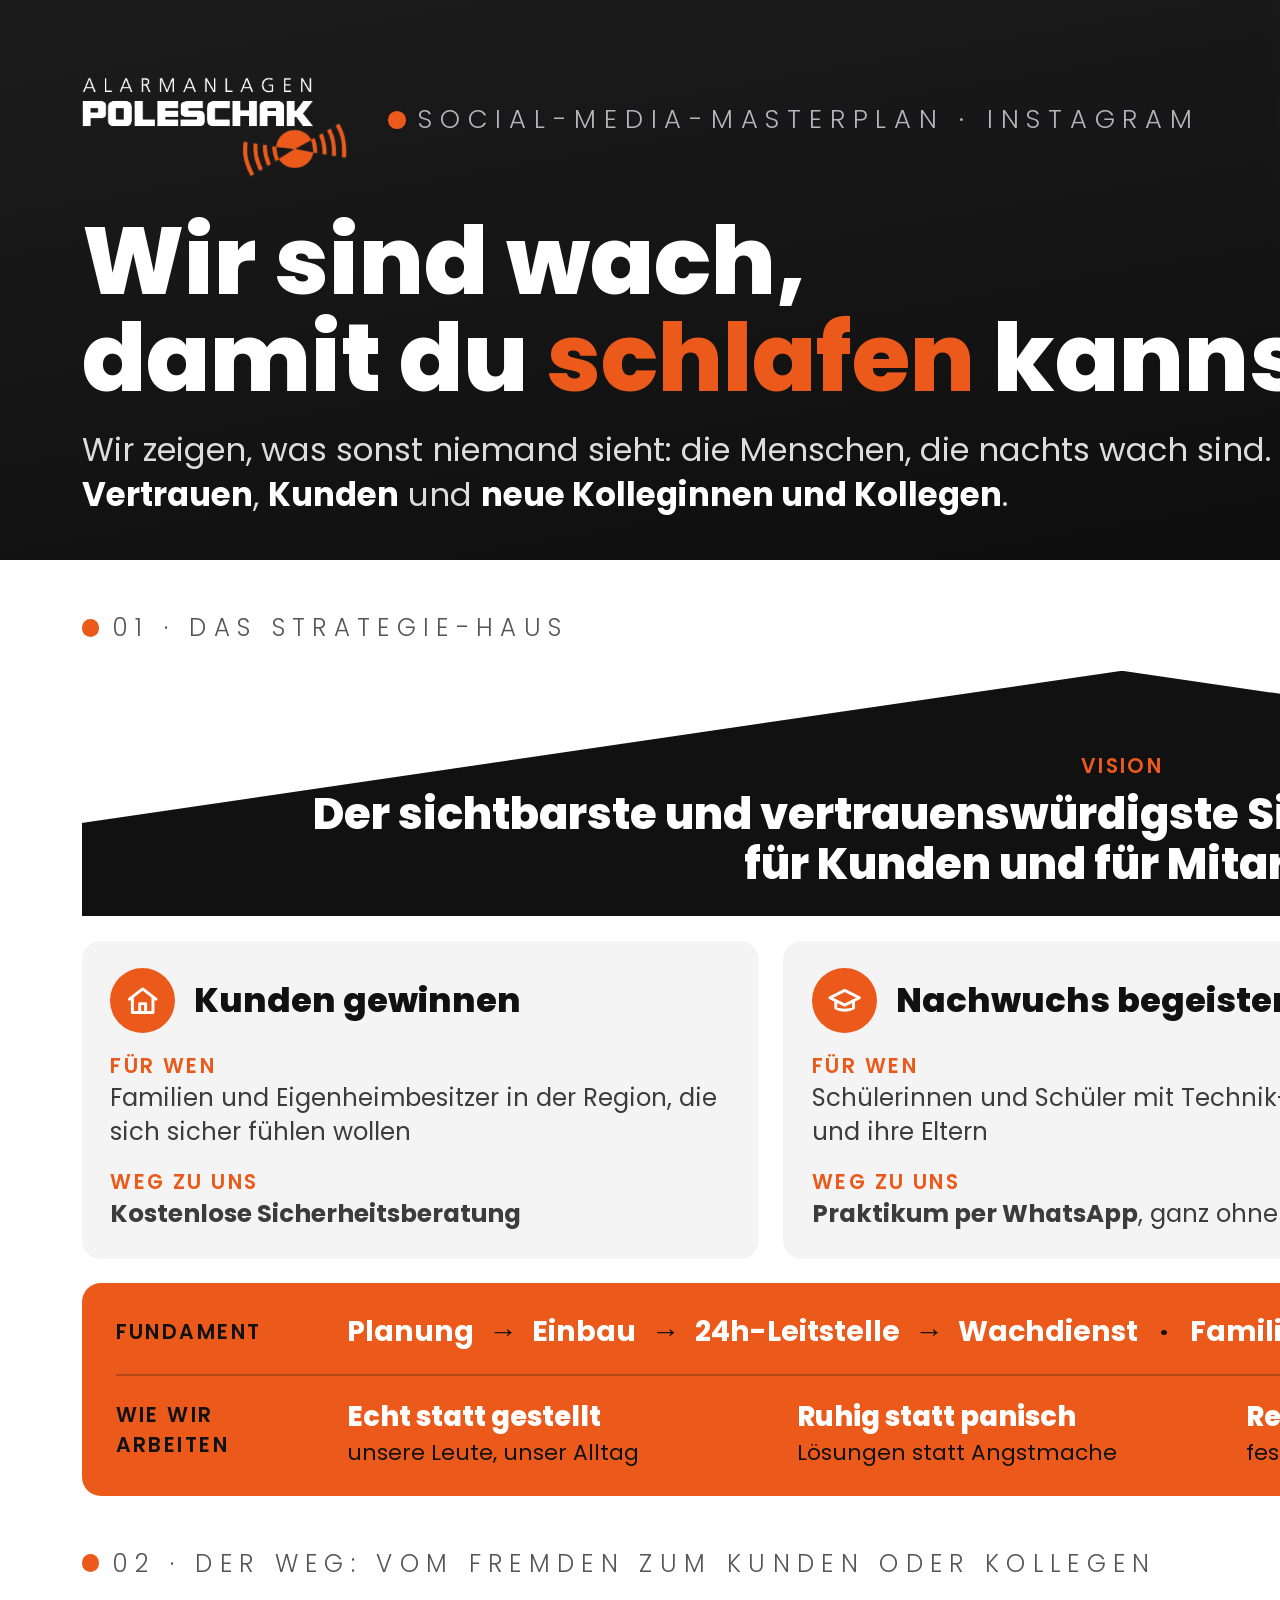
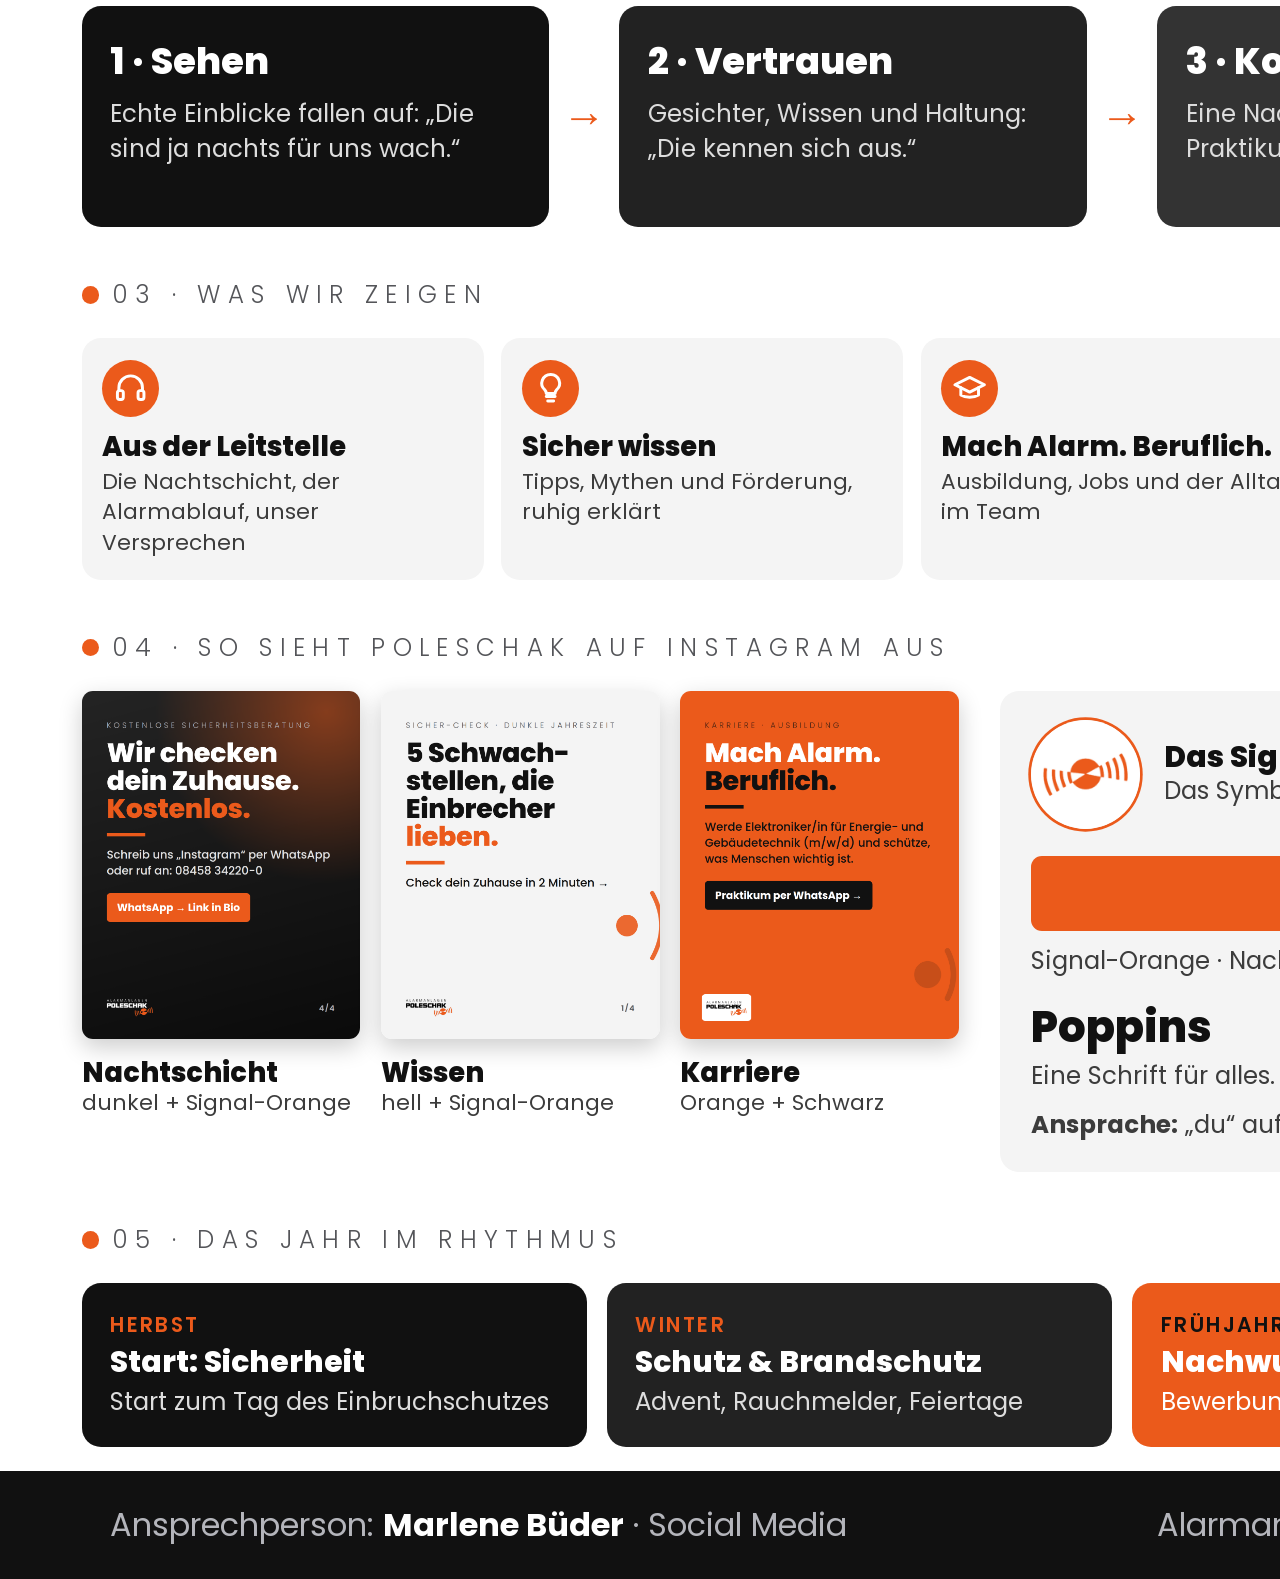
<file: poleschak-social-media/plakat/plakat.html>
<!doctype html>
<html lang="de">
<head>
<meta charset="utf-8">
<title>Plakat Social-Media-Masterplan – Alarmanlagen Poleschak</title>
<link href="../marken-kit/fonts/poppins.css" rel="stylesheet">
<style>
  /* A1 hochkant (594 × 841 mm). Inhalt auf breiterer Arbeitsfläche gebaut und per zoom eingepasst,
     damit dieselbe Datei als A3/A4-Handout lesbar bleibt. */
  @page { size: 594mm 841mm; margin: 0 }
  *{box-sizing:border-box;margin:0;padding:0}
  html,body{background:#fff}
  body{font-family:'Poppins',sans-serif;color:#222;-webkit-print-color-adjust:exact;print-color-adjust:exact}
  .poster{width:2245px;height:3179px;position:relative;overflow:hidden;background:#fff}
  .inner{width:3300px;zoom:.68}
  .o{color:#EB5A1B}
  .k{font-weight:300;letter-spacing:.3em;text-transform:uppercase;font-size:36px;color:#545559;display:flex;align-items:center;gap:18px}
  .k::before{content:"";width:26px;height:26px;border-radius:50%;background:#EB5A1B;flex:none}
  .dark .k{color:#B4B5BB}
  .sec{padding:0 120px}
  .card{background:#F4F4F4;border-radius:28px;padding:40px 42px}
  .t{font-weight:800;font-size:50px;line-height:1.1;color:#111}
  .p{font-size:36px;line-height:1.4;color:#3c3c3c}
  .lbl{font-weight:600;font-size:30px;letter-spacing:.12em;text-transform:uppercase;color:#EB5A1B;margin-top:26px}
  .ic{width:96px;height:96px;border-radius:50%;background:#EB5A1B;display:flex;align-items:center;justify-content:center;flex:none}
  .ic svg{width:52px;height:52px}
  .season{font-weight:600;font-size:30px;letter-spacing:.12em;text-transform:uppercase}
  b{font-weight:700}
</style>
</head>
<body>
<div class="poster"><div class="inner">

  <!-- ================= KOPF ================= -->
  <div class="dark" style="background:radial-gradient(circle at 92% 20%,rgba(235,90,27,.45),rgba(235,90,27,0) 38%),linear-gradient(170deg,#1c1c1c,#0b0b0b);padding:76px 120px 62px;position:relative">
    <svg style="position:absolute;right:60px;top:80px" width="620" height="620" viewBox="0 0 300 300" fill="none" stroke="#EB5A1B" stroke-width="13" stroke-linecap="round">
      <circle cx="110" cy="150" r="34" fill="#EB5A1B" stroke="none"/><path d="M160 90 Q190 150 160 210"/><path d="M200 60 Q250 150 200 240" opacity=".7"/><path d="M240 30 Q305 150 240 270" opacity=".4"/></svg>
    <div style="display:flex;align-items:center;gap:60px">
      <img src="../assets/logo-negativ.png" style="height:200px">
      <div class="k" style="font-size:38px">Social-Media-Masterplan · Instagram</div>
    </div>
    <div style="font-weight:800;font-size:140px;line-height:1.02;color:#fff;margin-top:36px">Wir sind wach,<br>damit du <span class="o">schlafen</span> kannst.</div>
    <div style="font-size:48px;color:#ddd;margin-top:30px;max-width:2400px;line-height:1.4">Wir zeigen, was sonst niemand sieht: die Menschen, die nachts wach sind. So gewinnen wir <b style="color:#fff">Vertrauen</b>, <b style="color:#fff">Kunden</b> und <b style="color:#fff">neue Kolleginnen und Kollegen</b>.</div>
  </div>

  <!-- ================= STRATEGIE-HAUS ================= -->
  <div class="sec" style="margin-top:72px">
    <div class="k">01 · Das Strategie-Haus</div>
    <div style="margin-top:36px;background:#111;color:#fff;clip-path:polygon(50% 0,100% 62%,100% 100%,0 100%,0 62%);padding:118px 300px 40px;text-align:center">
      <div class="season" style="color:#EB5A1B">Vision</div>
      <div style="font-weight:800;font-size:64px;line-height:1.15;margin-top:12px">Der sichtbarste und vertrauenswürdigste Sicherheitspartner der Region, für Kunden und für Mitarbeitende.</div>
    </div>
    <div style="display:grid;grid-template-columns:repeat(3,1fr);gap:36px;margin-top:36px">
      <div class="card">
        <div style="display:flex;gap:28px;align-items:center"><div class="ic"><svg viewBox="0 0 24 24" fill="none" stroke="#fff" stroke-width="2" stroke-linecap="round" stroke-linejoin="round"><path d="M3 11l9-7 9 7"/><path d="M5 10v10h14V10"/><path d="M10 20v-6h4v6"/></svg></div><div class="t">Kunden gewinnen</div></div>
        <div class="lbl">Für wen</div><div class="p">Familien und Eigenheimbesitzer in der Region, die sich sicher fühlen wollen</div>
        <div class="lbl">Weg zu uns</div><div class="p"><b>Kostenlose Sicherheitsberatung</b></div>
      </div>
      <div class="card">
        <div style="display:flex;gap:28px;align-items:center"><div class="ic"><svg viewBox="0 0 24 24" fill="none" stroke="#fff" stroke-width="2" stroke-linecap="round" stroke-linejoin="round"><path d="M22 10L12 5 2 10l10 5 10-5z"/><path d="M6 12v5c3 2 9 2 12 0v-5"/></svg></div><div class="t">Nachwuchs begeistern</div></div>
        <div class="lbl">Für wen</div><div class="p">Schülerinnen und Schüler mit Technik-Interesse und ihre Eltern</div>
        <div class="lbl">Weg zu uns</div><div class="p"><b>Praktikum per WhatsApp</b>, ganz ohne Bewerbung</div>
      </div>
      <div class="card">
        <div style="display:flex;gap:28px;align-items:center"><div class="ic"><svg viewBox="0 0 24 24" fill="none" stroke="#fff" stroke-width="2" stroke-linecap="round" stroke-linejoin="round"><circle cx="9" cy="8" r="3.5"/><path d="M2.5 20c0-3.5 3-5.5 6.5-5.5s6.5 2 6.5 5.5"/><path d="M16 4.5a3.5 3.5 0 010 7M18 14.6c2 .6 3.5 2.3 3.5 5.4"/></svg></div><div class="t">Fachkräfte überzeugen</div></div>
        <div class="lbl">Für wen</div><div class="p">Elektroniker und Quereinsteiger für Technik, Leitstelle und Sicherheitsdienst</div>
        <div class="lbl">Weg zu uns</div><div class="p"><b>Bewerbung in 60 Sekunden</b>, ohne Anschreiben</div>
      </div>
    </div>
    <div style="margin-top:36px;background:#EB5A1B;border-radius:28px;padding:40px 50px">
      <div style="display:flex;align-items:center;gap:40px">
        <div class="season" style="color:#111;flex:none;width:300px">Fundament</div>
        <div style="display:flex;gap:22px;flex-wrap:wrap;align-items:center;font-size:42px;font-weight:700;color:#fff">
          <span>Planung</span><span style="color:#111">→</span><span>Einbau</span><span style="color:#111">→</span><span>24h-Leitstelle</span><span style="color:#111">→</span><span>Wachdienst</span>
          <span style="color:#111;margin:0 10px">·</span><span>Familienunternehmen seit 1975</span>
        </div>
      </div>
      <div style="display:flex;align-items:flex-start;gap:40px;margin-top:30px;padding-top:30px;border-top:3px solid rgba(17,17,17,.25)">
        <div class="season" style="color:#111;flex:none;width:300px;margin-top:6px">Wie wir arbeiten</div>
        <div style="display:grid;grid-template-columns:repeat(4,1fr);gap:26px;flex:1">
          <div><div style="font-weight:800;font-size:40px;color:#fff">Echt statt gestellt</div><div class="p" style="color:#111;font-size:32px">unsere Leute, unser Alltag</div></div>
          <div><div style="font-weight:800;font-size:40px;color:#fff">Ruhig statt panisch</div><div class="p" style="color:#111;font-size:32px">Lösungen statt Angstmache</div></div>
          <div><div style="font-weight:800;font-size:40px;color:#fff">Regelmäßig</div><div class="p" style="color:#111;font-size:32px">feste Tage, feste Serien</div></div>
          <div><div style="font-weight:800;font-size:40px;color:#fff">Diskret, immer</div><div class="p" style="color:#111;font-size:32px">nichts, woraus ein Einbrecher lernt</div></div>
        </div>
      </div>
    </div>
  </div>

  <!-- ================= DER WEG ================= -->
  <div class="sec" style="margin-top:72px">
    <div class="k">02 · Der Weg: vom Fremden zum Kunden oder Kollegen</div>
    <div style="display:flex;gap:20px;margin-top:36px;align-items:stretch">
      <div class="card" style="flex:1;background:#111;color:#fff"><div style="font-weight:800;font-size:54px">1 · Sehen</div><div class="p" style="color:#ddd;margin-top:12px">Echte Einblicke fallen auf: „Die sind ja nachts für uns wach.“</div></div>
      <div style="align-self:center;color:#EB5A1B;font-weight:800;font-size:64px">→</div>
      <div class="card" style="flex:1;background:#222;color:#fff"><div style="font-weight:800;font-size:54px">2 · Vertrauen</div><div class="p" style="color:#ddd;margin-top:12px">Gesichter, Wissen und Haltung: „Die kennen sich aus.“</div></div>
      <div style="align-self:center;color:#EB5A1B;font-weight:800;font-size:64px">→</div>
      <div class="card" style="flex:1;background:#333;color:#fff"><div style="font-weight:800;font-size:54px">3 · Kontakt</div><div class="p" style="color:#ddd;margin-top:12px">Eine Nachricht genügt: Beratung, Praktikum, Bewerbung.</div></div>
      <div style="align-self:center;color:#EB5A1B;font-weight:800;font-size:64px">→</div>
      <div class="card" style="flex:1;background:#EB5A1B;color:#fff"><div style="font-weight:800;font-size:54px">4 · Bindung</div><div class="p" style="color:#fff;margin-top:12px">Kunden empfehlen uns, Mitarbeitende zeigen stolz, wo sie arbeiten.</div></div>
    </div>
  </div>

  <!-- ================= WAS WIR ZEIGEN ================= -->
  <div class="sec" style="margin-top:72px">
    <div class="k">03 · Was wir zeigen</div>
    <div style="display:grid;grid-template-columns:repeat(5,1fr);gap:26px;margin-top:36px">
      <div class="card" style="padding:32px 30px"><div class="ic" style="width:84px;height:84px"><svg viewBox="0 0 24 24" fill="none" stroke="#fff" stroke-width="2" stroke-linecap="round"><path d="M4 14v-2a8 8 0 0116 0v2"/><rect x="3" y="14" width="4" height="6" rx="1.5"/><rect x="17" y="14" width="4" height="6" rx="1.5"/></svg></div><div class="t" style="font-size:40px;margin-top:22px">Aus der Leitstelle</div><div class="p" style="font-size:32px;margin-top:8px">Die Nachtschicht, der Alarmablauf, unser Versprechen</div></div>
      <div class="card" style="padding:32px 30px"><div class="ic" style="width:84px;height:84px"><svg viewBox="0 0 24 24" fill="none" stroke="#fff" stroke-width="2" stroke-linecap="round" stroke-linejoin="round"><path d="M9 18h6M10 21h4"/><path d="M12 3a6 6 0 00-4 10.5c.7.7 1 1.5 1 2.5h6c0-1 .3-1.8 1-2.5A6 6 0 0012 3z"/></svg></div><div class="t" style="font-size:40px;margin-top:22px">Sicher wissen</div><div class="p" style="font-size:32px;margin-top:8px">Tipps, Mythen und Förderung, ruhig erklärt</div></div>
      <div class="card" style="padding:32px 30px"><div class="ic" style="width:84px;height:84px"><svg viewBox="0 0 24 24" fill="none" stroke="#fff" stroke-width="2" stroke-linecap="round" stroke-linejoin="round"><path d="M22 10L12 5 2 10l10 5 10-5z"/><path d="M6 12v5c3 2 9 2 12 0v-5"/></svg></div><div class="t" style="font-size:40px;margin-top:22px">Mach Alarm. Beruflich.</div><div class="p" style="font-size:32px;margin-top:8px">Ausbildung, Jobs und der Alltag im Team</div></div>
      <div class="card" style="padding:32px 30px"><div class="ic" style="width:84px;height:84px"><svg viewBox="0 0 24 24" fill="none" stroke="#fff" stroke-width="2" stroke-linecap="round" stroke-linejoin="round"><path d="M12 20s-7-4.5-7-10a4 4 0 017-2.6A4 4 0 0119 10c0 5.5-7 10-7 10z"/></svg></div><div class="t" style="font-size:40px;margin-top:22px">Familie Poleschak</div><div class="p" style="font-size:32px;margin-top:8px">Menschen, Geschichte und Region</div></div>
      <div class="card" style="padding:32px 30px"><div class="ic" style="width:84px;height:84px"><svg viewBox="0 0 24 24" fill="#fff"><path d="M12 3.5l2.6 5.3 5.9.9-4.3 4.1 1 5.8L12 16.9l-5.2 2.7 1-5.8L3.5 9.7l5.9-.9z"/></svg></div><div class="t" style="font-size:40px;margin-top:22px">Vertrauen</div><div class="p" style="font-size:32px;margin-top:8px">Qualität, Auszeichnungen, Stimmen unserer Kunden</div></div>
    </div>
  </div>

  <!-- ================= MARKENFIT ================= -->
  <div class="sec" style="margin-top:72px">
    <div class="k">04 · So sieht Poleschak auf Instagram aus</div>
    <div style="display:grid;grid-template-columns:.86fr 1.14fr;gap:60px;margin-top:36px;align-items:start">
      <div style="display:flex;gap:30px">
        <div style="flex:1"><img src="../vorlagen/export/karussell-schwachstellen-4.png" style="width:100%;border-radius:16px;box-shadow:0 12px 34px rgba(0,0,0,.2)"><div class="t" style="font-size:40px;margin-top:20px">Nachtschicht</div><div class="p" style="font-size:32px">dunkel + Signal-Orange</div></div>
        <div style="flex:1"><img src="../vorlagen/export/karussell-schwachstellen-1.png" style="width:100%;border-radius:16px;box-shadow:0 12px 34px rgba(0,0,0,.2)"><div class="t" style="font-size:40px;margin-top:20px">Wissen</div><div class="p" style="font-size:32px">hell + Signal-Orange</div></div>
        <div style="flex:1"><img src="../vorlagen/export/post-karriere-praktikum.png" style="width:100%;border-radius:16px;box-shadow:0 12px 34px rgba(0,0,0,.2)"><div class="t" style="font-size:40px;margin-top:20px">Karriere</div><div class="p" style="font-size:32px">Orange + Schwarz</div></div>
      </div>
      <div class="card" style="padding:44px 46px">
        <div style="display:flex;gap:36px;align-items:center">
          <img src="../assets/profilbild-weiss.png" style="width:160px;border-radius:50%;box-shadow:0 0 0 4px #EB5A1B">
          <div><div class="t" style="font-size:44px">Das Signal</div><div class="p">Das Symbol aus dem Logo als Profilbild, auf einen Blick erkennbar</div></div>
        </div>
        <div style="display:flex;gap:16px;margin-top:40px">
          <div style="flex:1;height:110px;border-radius:16px;background:#EB5A1B"></div>
          <div style="flex:1;height:110px;border-radius:16px;background:#111"></div>
          <div style="flex:1;height:110px;border-radius:16px;background:#222"></div>
          <div style="flex:1;height:110px;border-radius:16px;background:#fff;border:2px solid #ddd"></div>
        </div>
        <div class="p" style="margin-top:18px">Signal-Orange · Nacht · Anthrazit · Weiß</div>
        <div style="font-weight:800;font-size:64px;margin-top:24px;color:#111">Poppins</div>
        <div class="p">Eine Schrift für alles. Klar, modern, gut lesbar.</div>
        <div class="p" style="margin-top:22px"><b>Ansprache:</b> „du“ auf Instagram, freundlich und auf Augenhöhe</div>
      </div>
    </div>
  </div>

  <!-- ================= JAHRESRHYTHMUS ================= -->
  <div class="sec" style="margin-top:72px">
    <div class="k">05 · Das Jahr im Rhythmus</div>
    <div style="display:grid;grid-template-columns:repeat(4,1fr);gap:30px;margin-top:36px">
      <div class="card" style="background:#111;color:#fff"><div class="season" style="color:#EB5A1B">Herbst</div><div class="t" style="color:#fff;font-size:44px;margin-top:8px">Start: Sicherheit</div><div class="p" style="color:#ddd;margin-top:10px">Start zum Tag des Einbruchschutzes</div></div>
      <div class="card" style="background:#222;color:#fff"><div class="season" style="color:#EB5A1B">Winter</div><div class="t" style="color:#fff;font-size:44px;margin-top:8px">Schutz & Brandschutz</div><div class="p" style="color:#ddd;margin-top:10px">Advent, Rauchmelder, Feiertage</div></div>
      <div class="card" style="background:#EB5A1B;color:#fff"><div class="season" style="color:#111">Frühjahr</div><div class="t" style="color:#fff;font-size:44px;margin-top:8px">Nachwuchs</div><div class="p" style="color:#fff;margin-top:10px">Bewerbungsphase für Ausbildung</div></div>
      <div class="card"><div class="season" style="color:#EB5A1B">Sommer</div><div class="t" style="font-size:44px;margin-top:8px">Team & Ausbildungsstart</div><div class="p" style="margin-top:10px">Urlaub, neue Azubis, Team</div></div>
    </div>
  </div>

</div>
  <!-- ================= FUSS ================= -->
  <div style="position:absolute;left:0;right:0;bottom:0;padding:30px 110px;background:#111;display:flex;justify-content:space-between;align-items:center">
    <div style="font-size:32px;color:#B4B5BB">Ansprechperson: <b style="color:#fff">Marlene Büder</b> · Social Media</div>
    <div style="font-size:32px;color:#B4B5BB">Alarmanlagen Poleschak GmbH · Gaimersheim & Pfaffenhofen</div>
  </div>
</div>
</body>
</html>
</file>
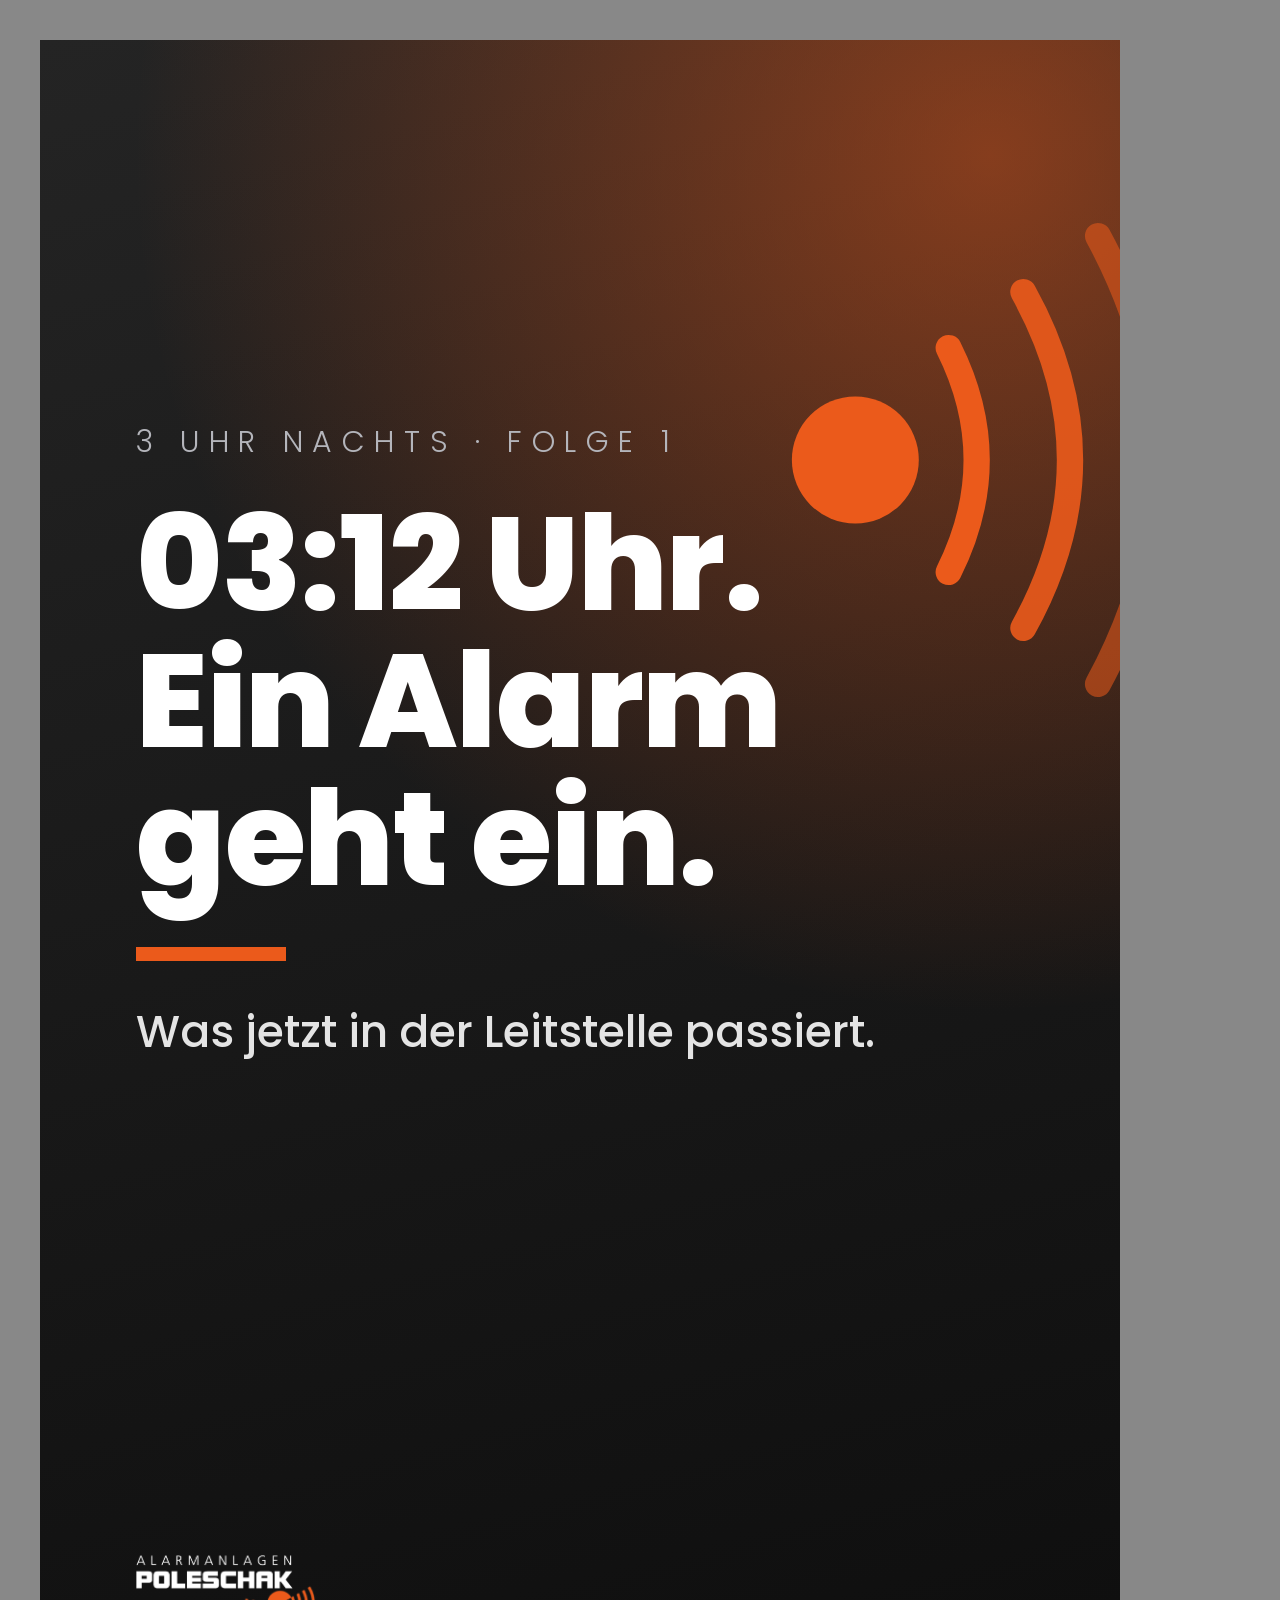
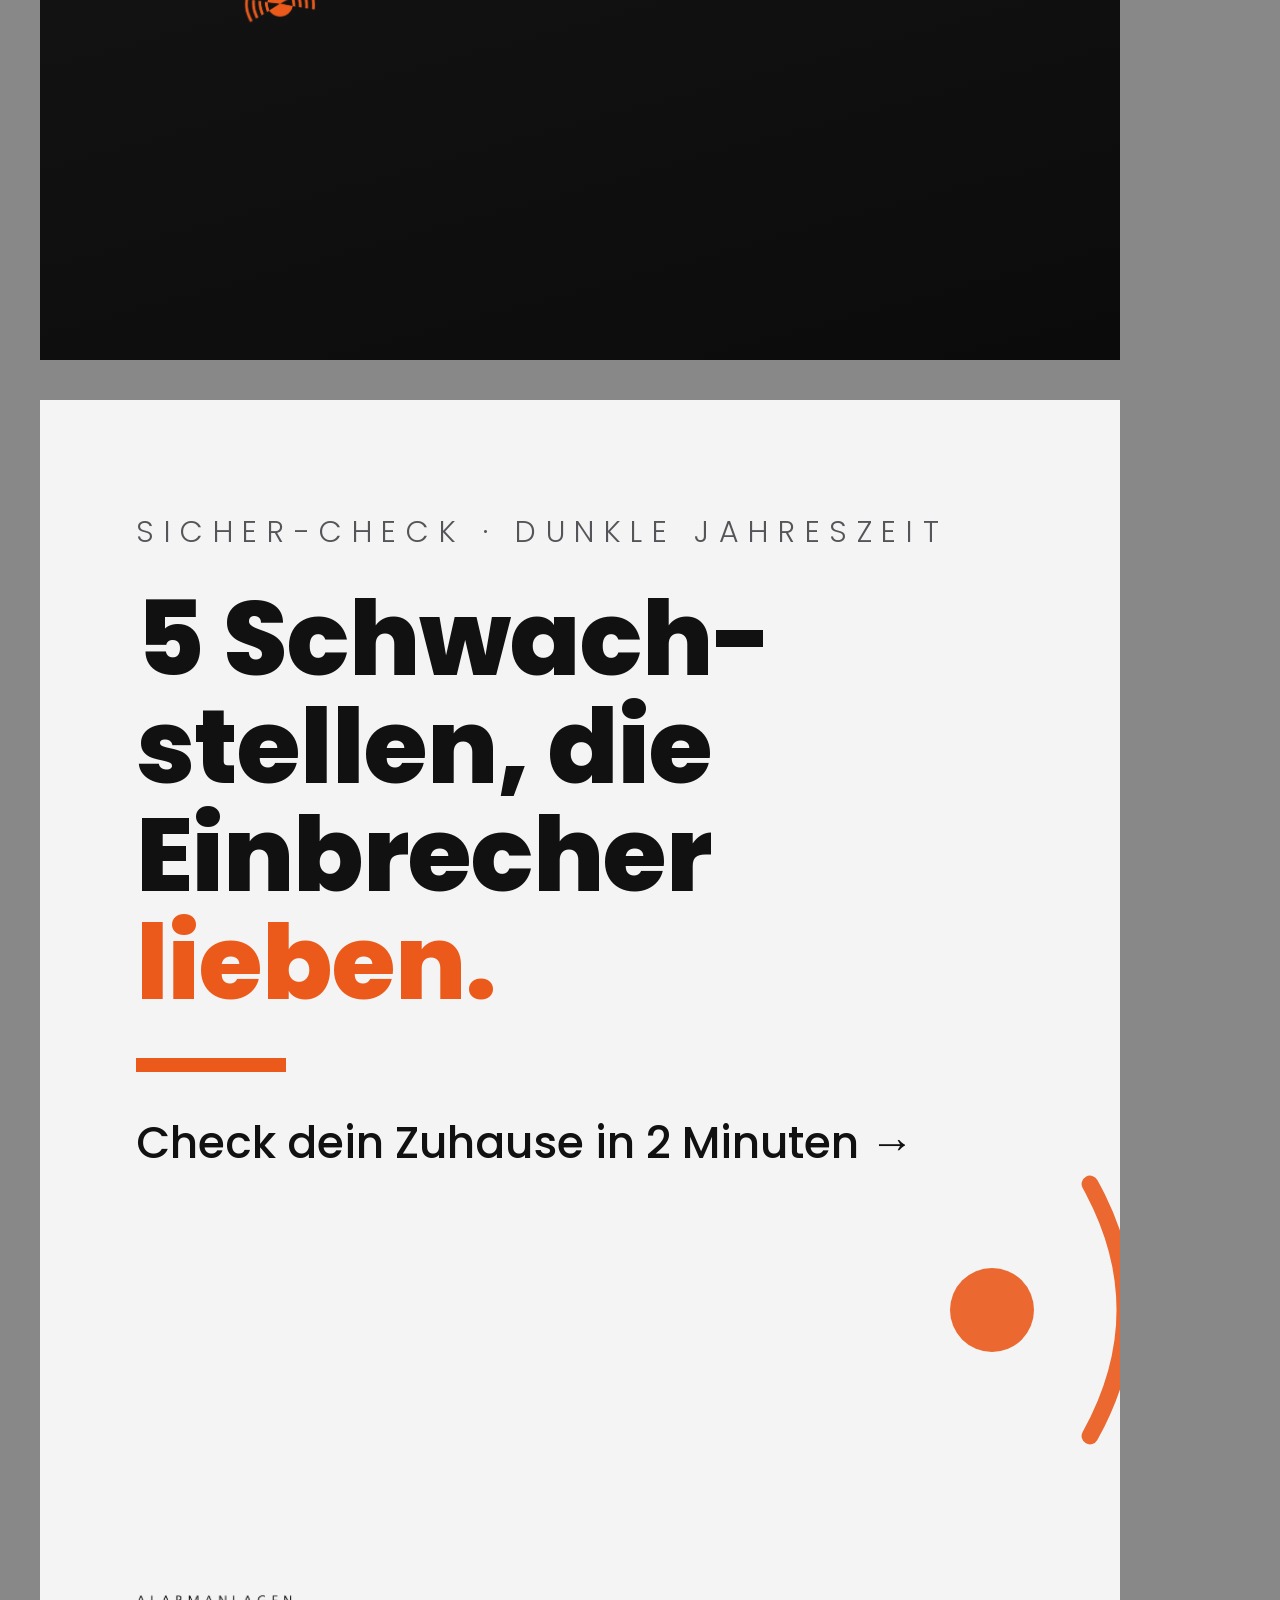
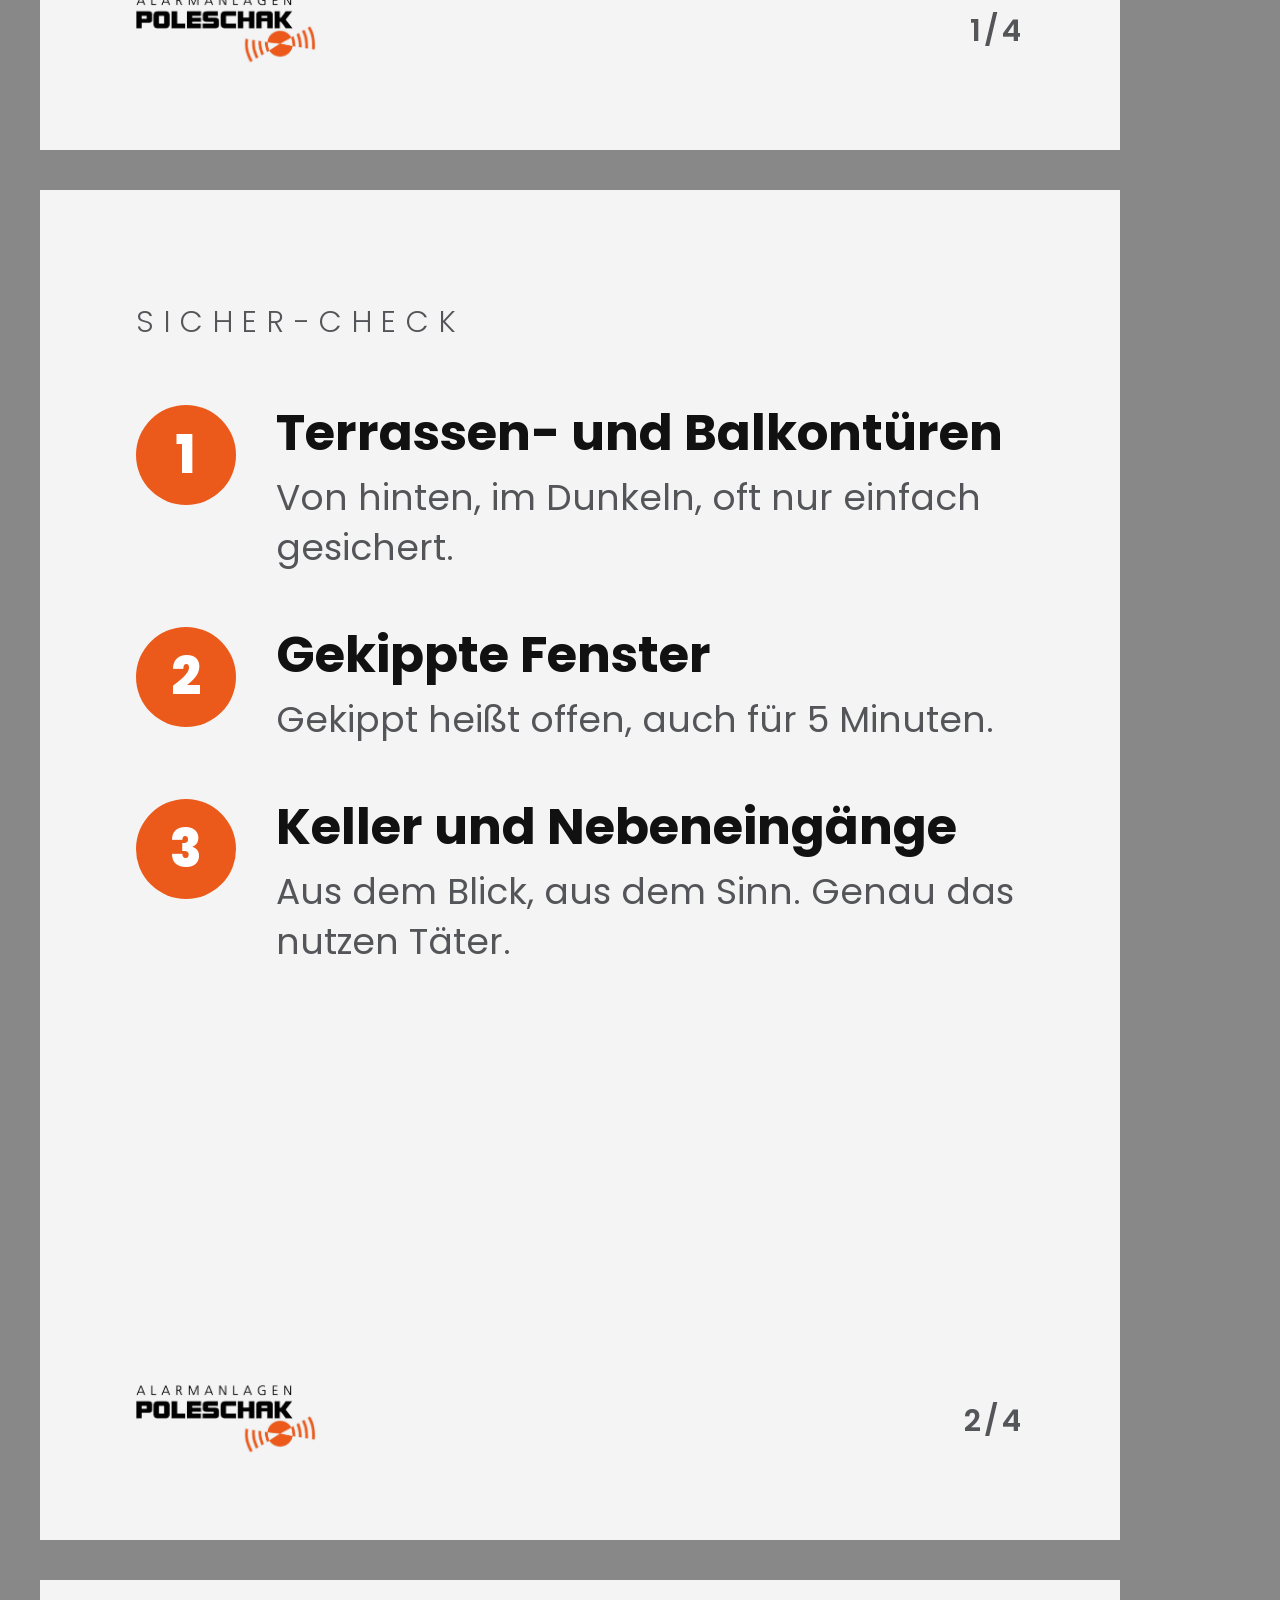
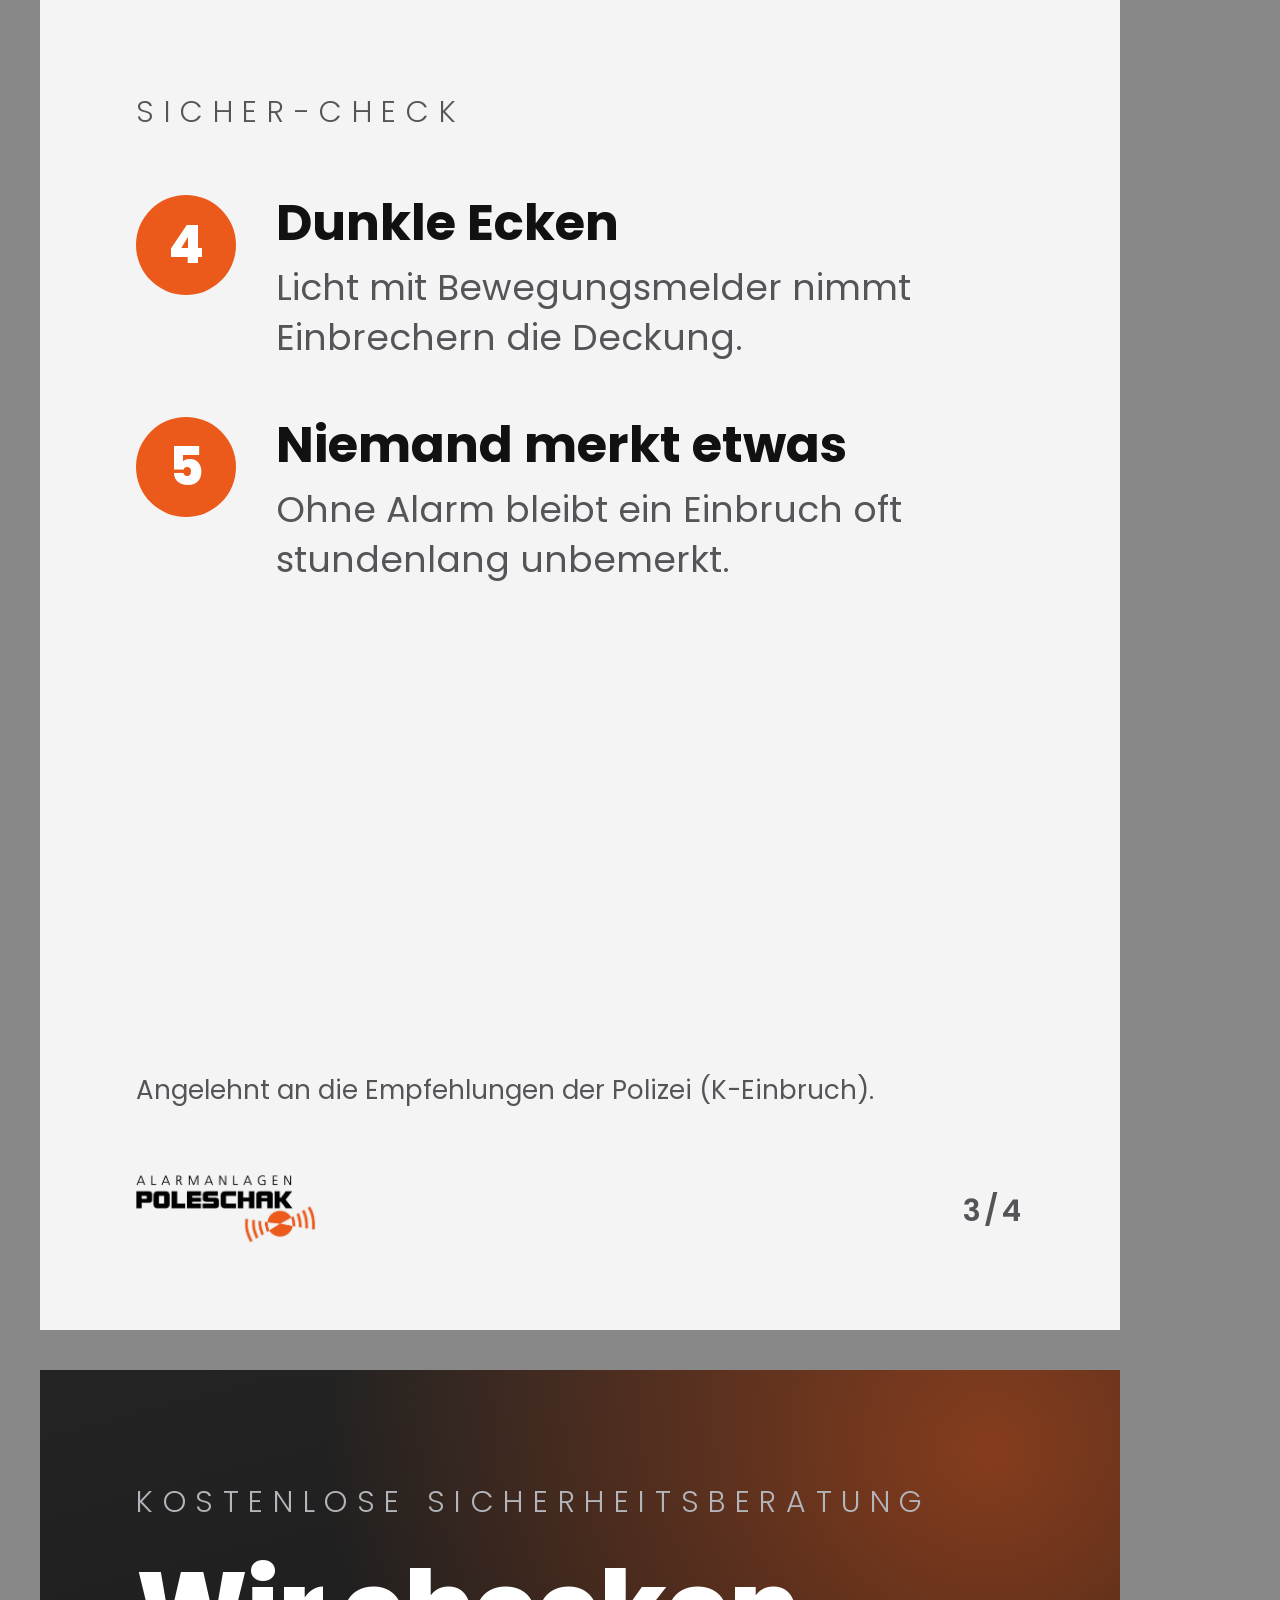
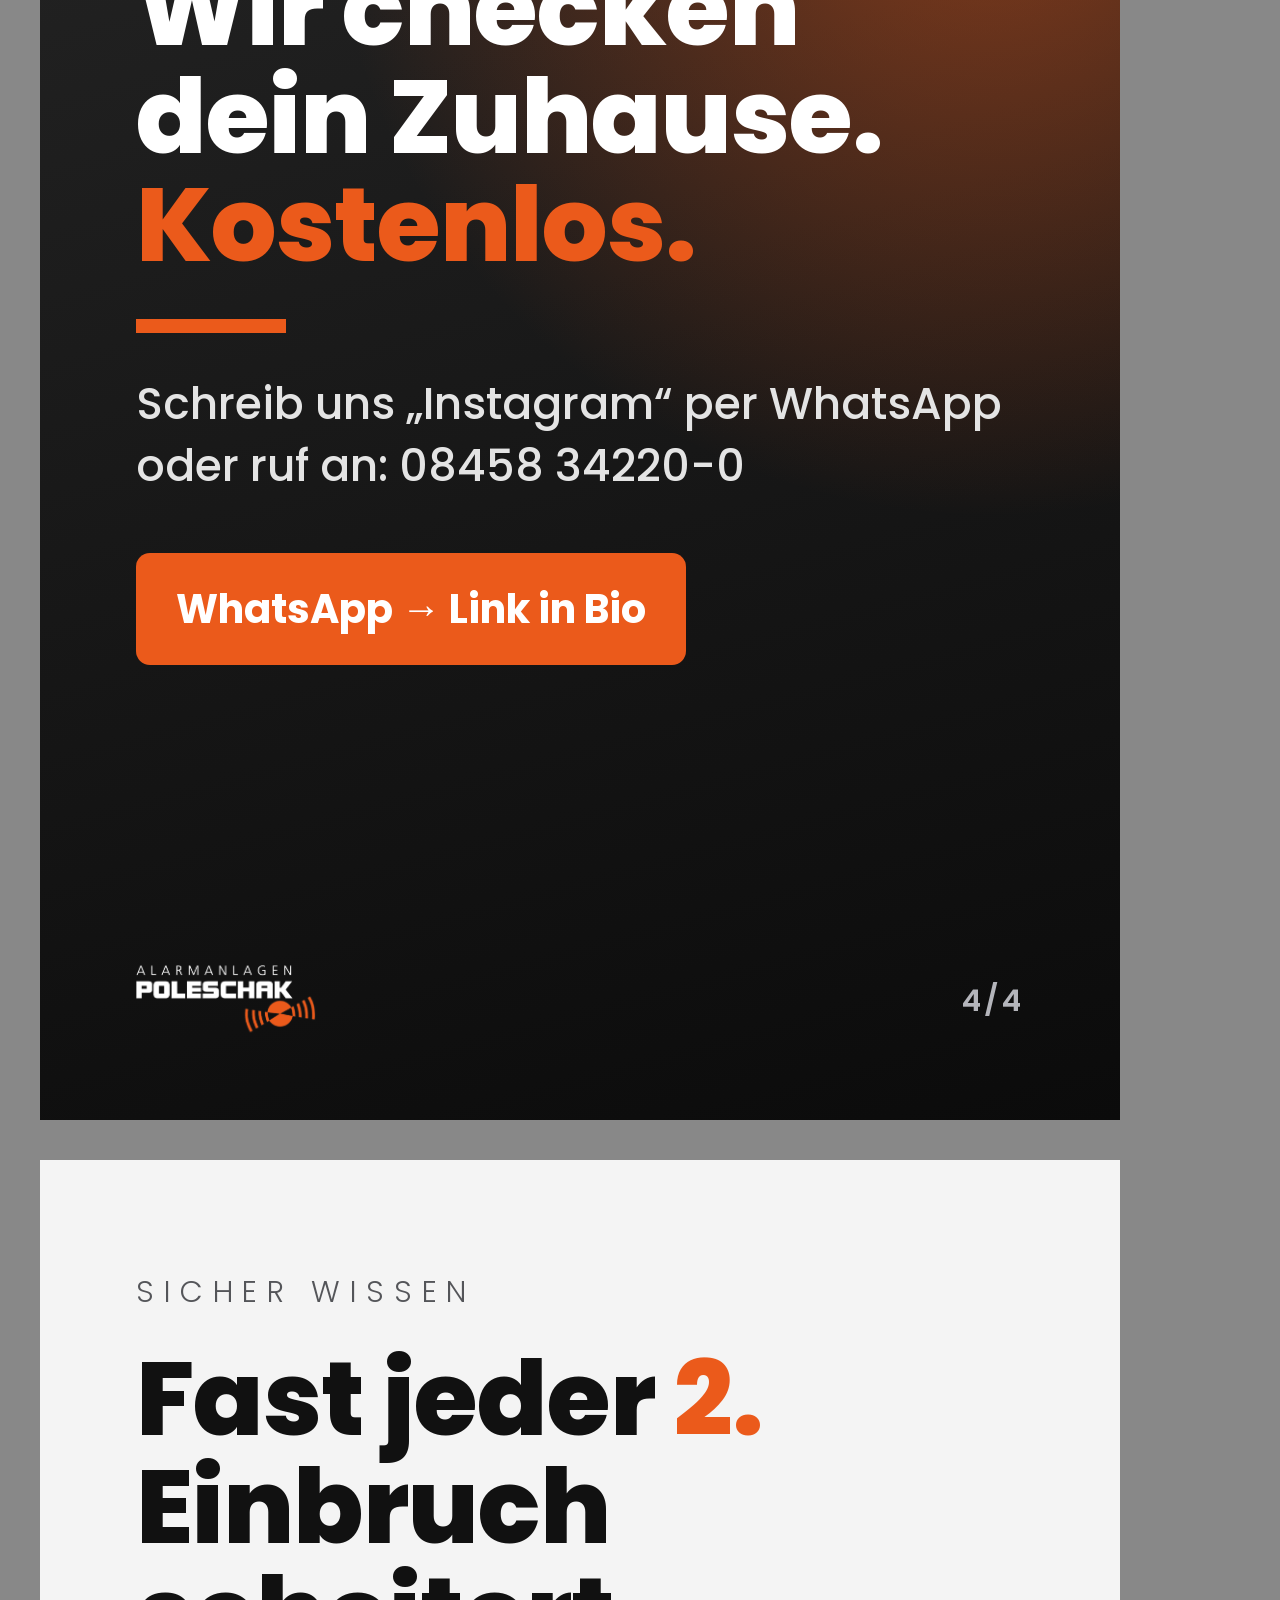
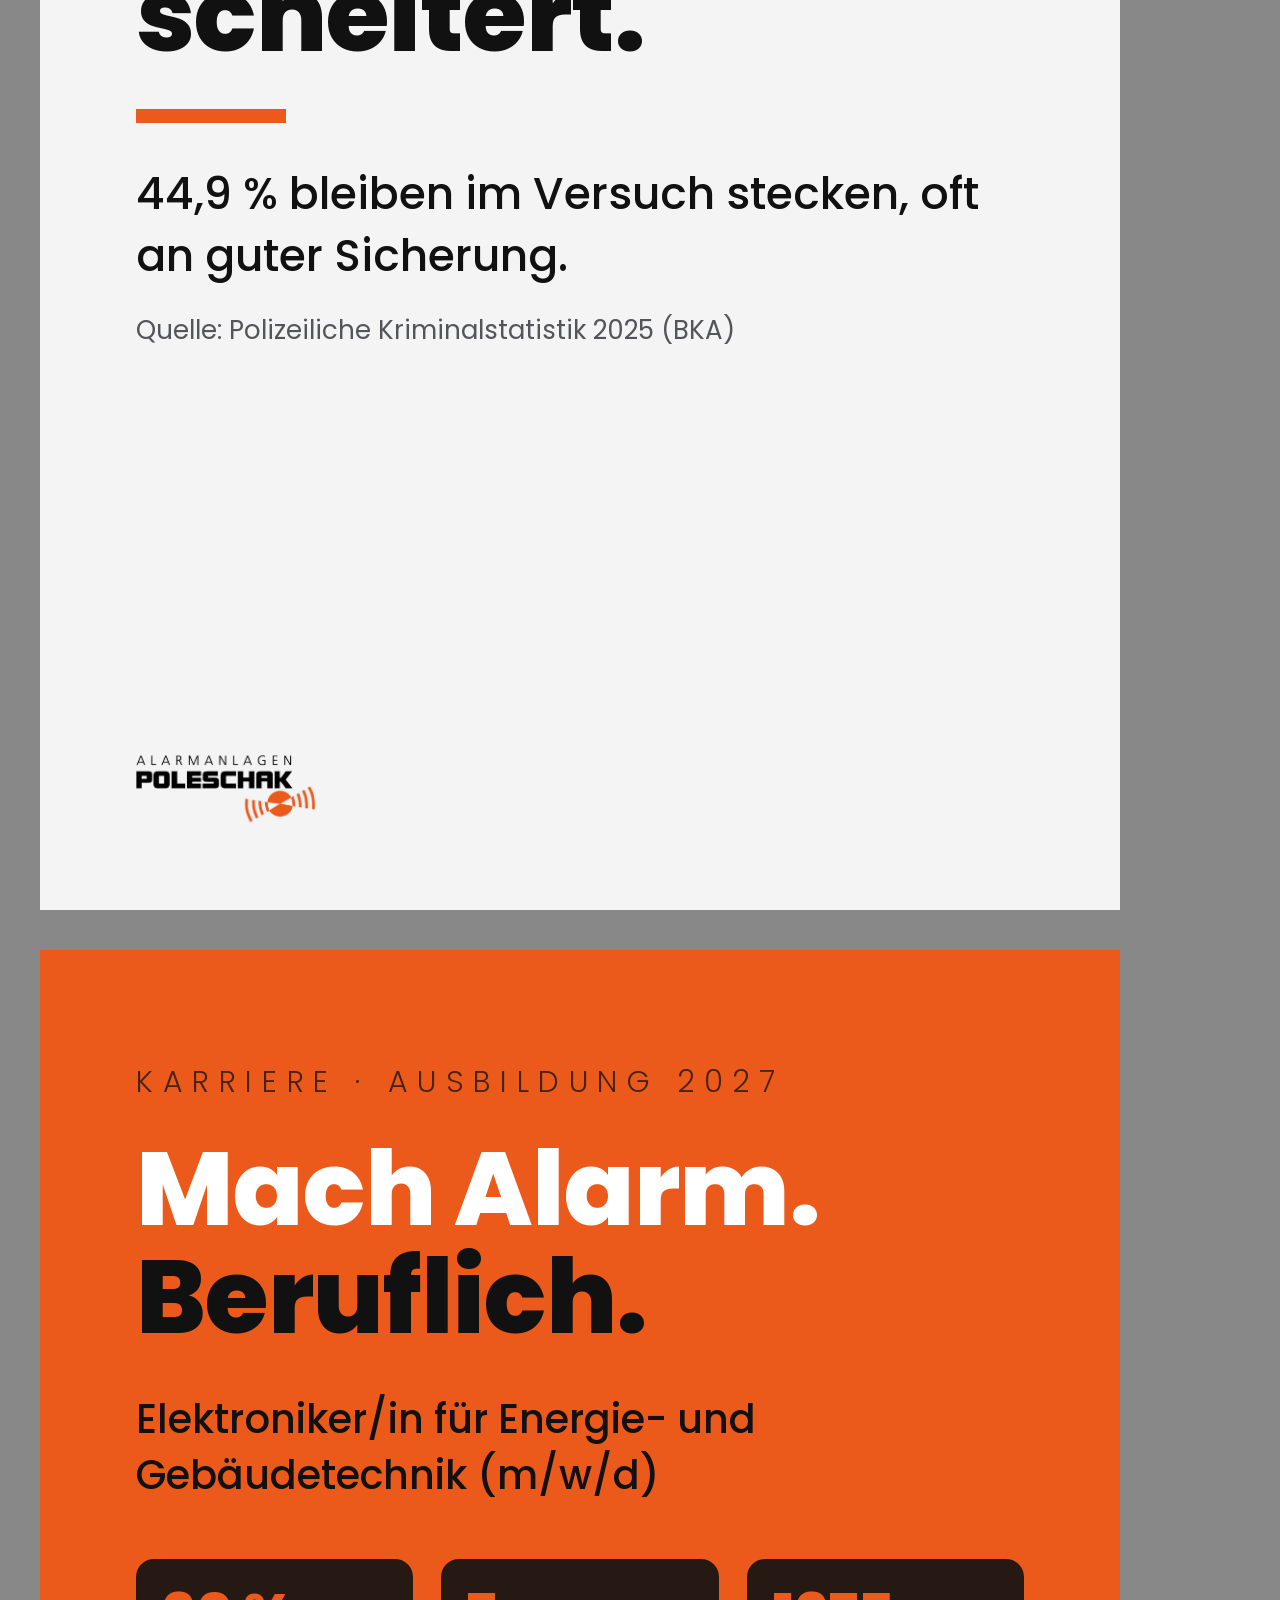
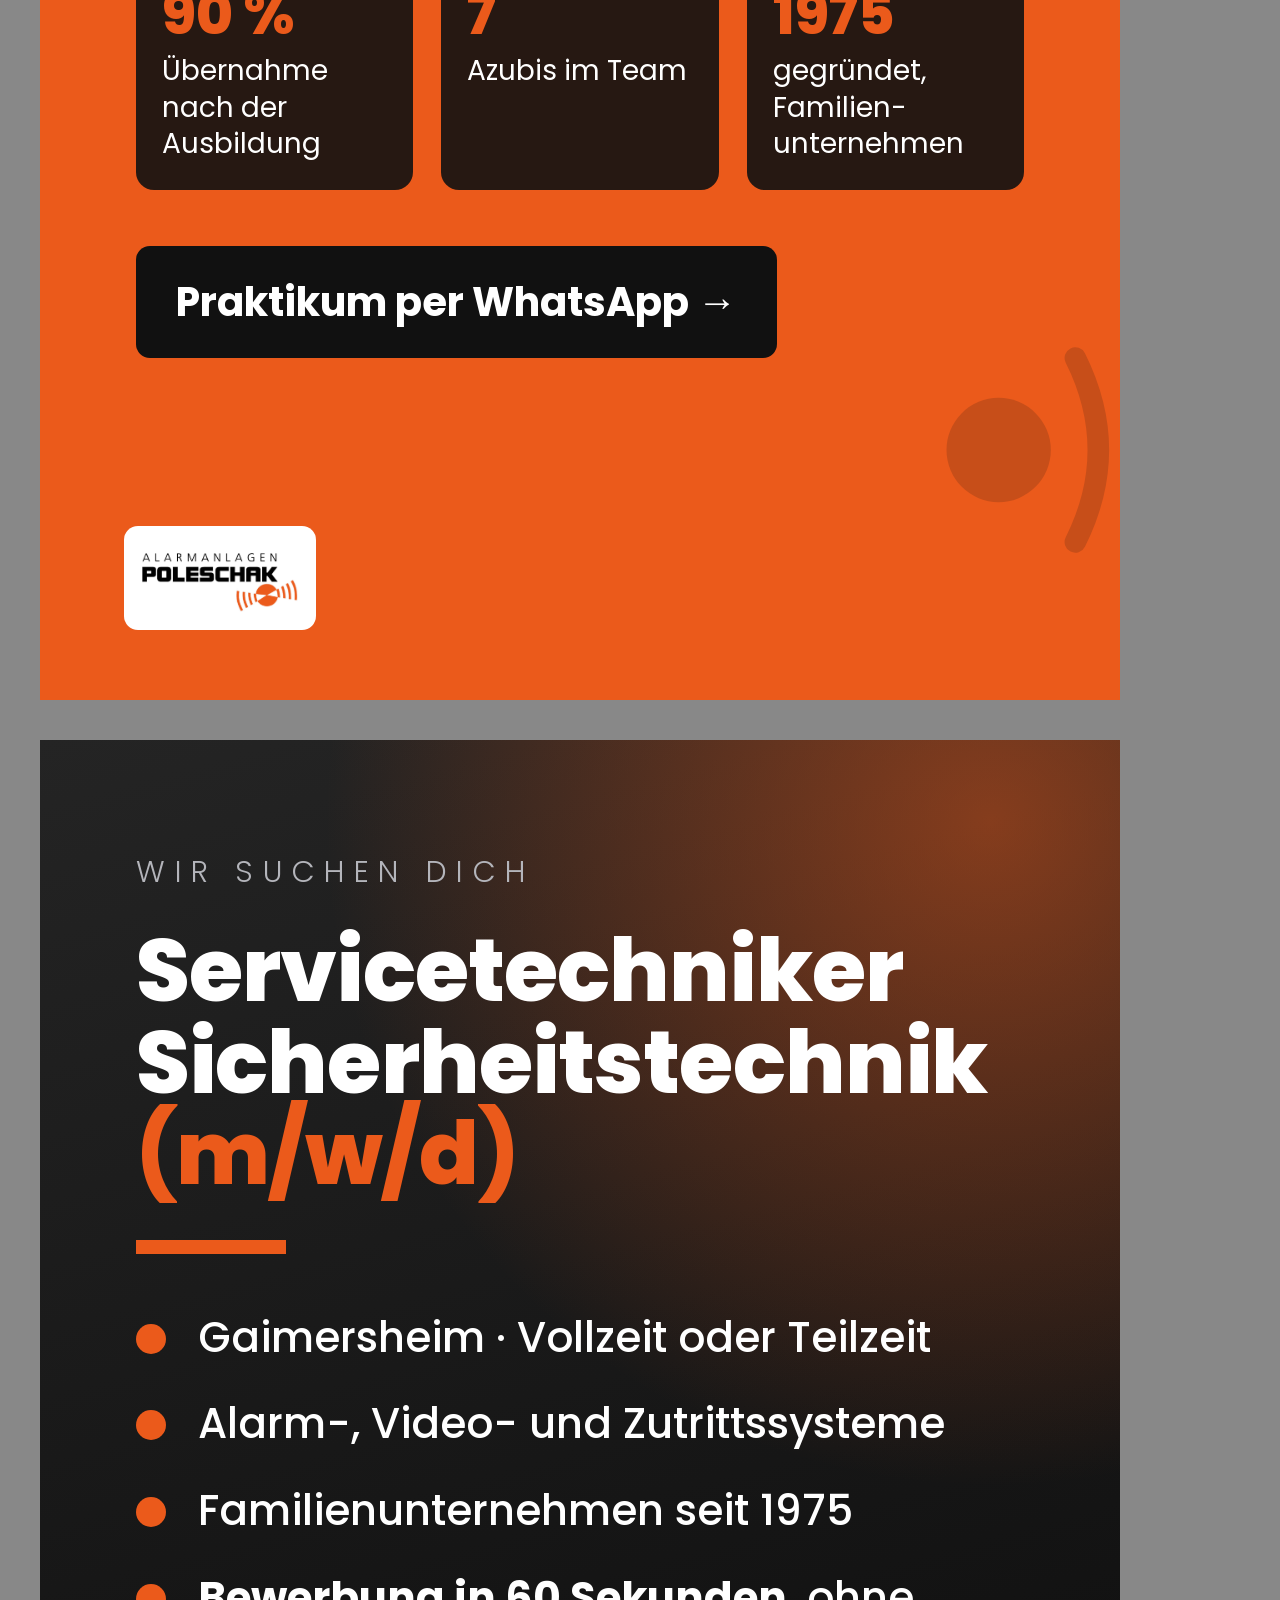
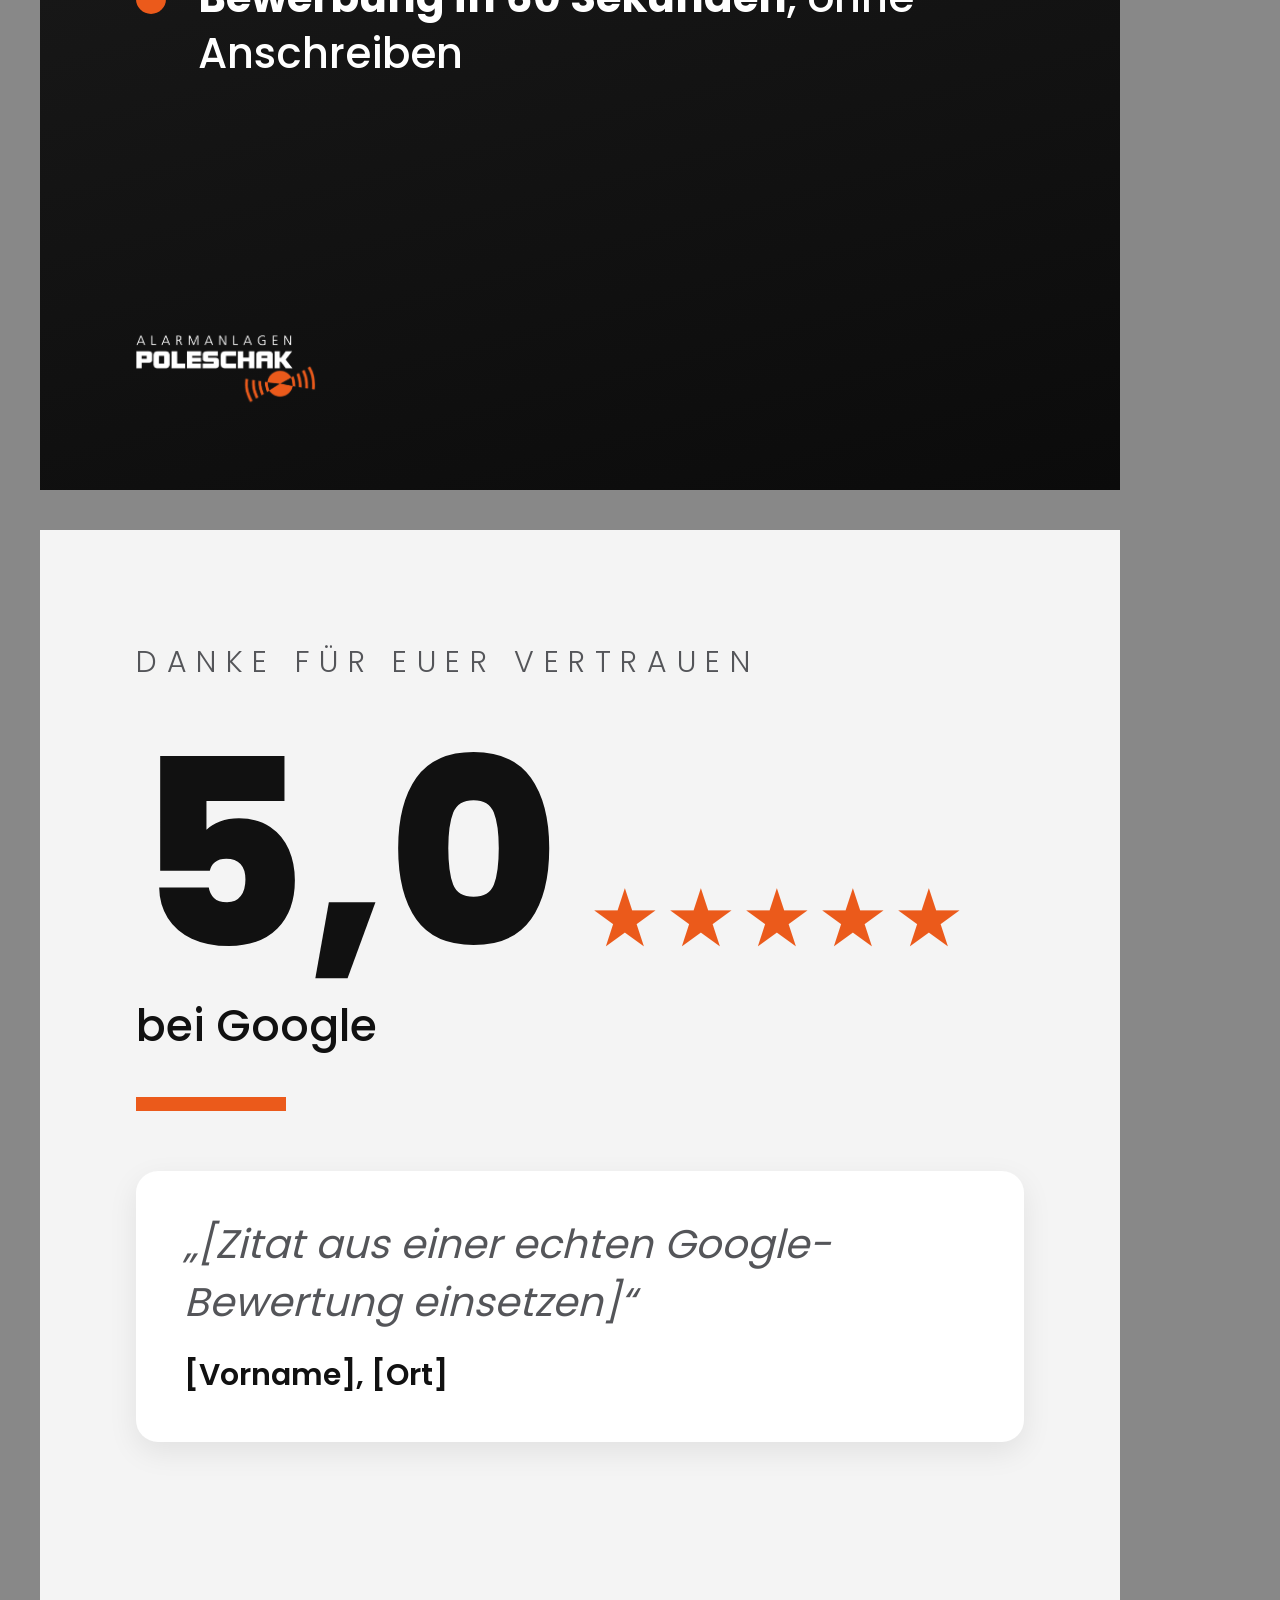
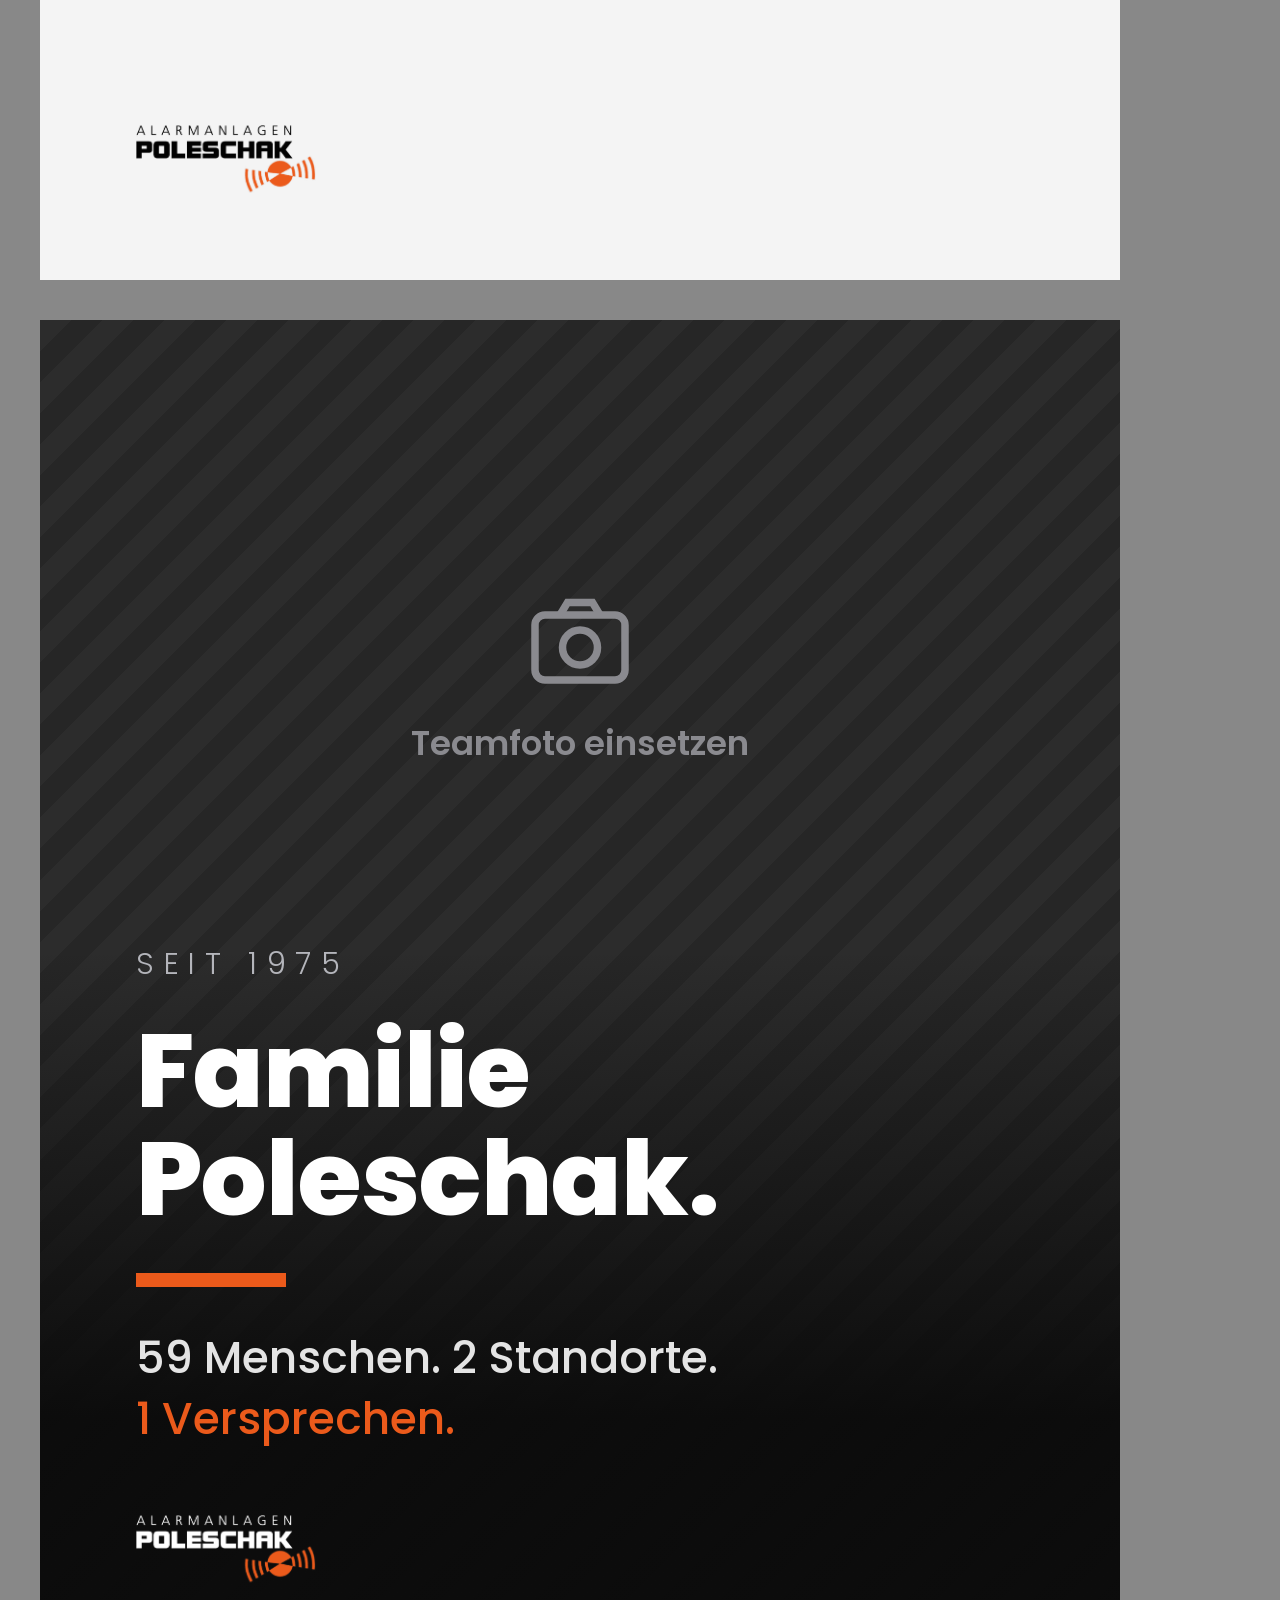
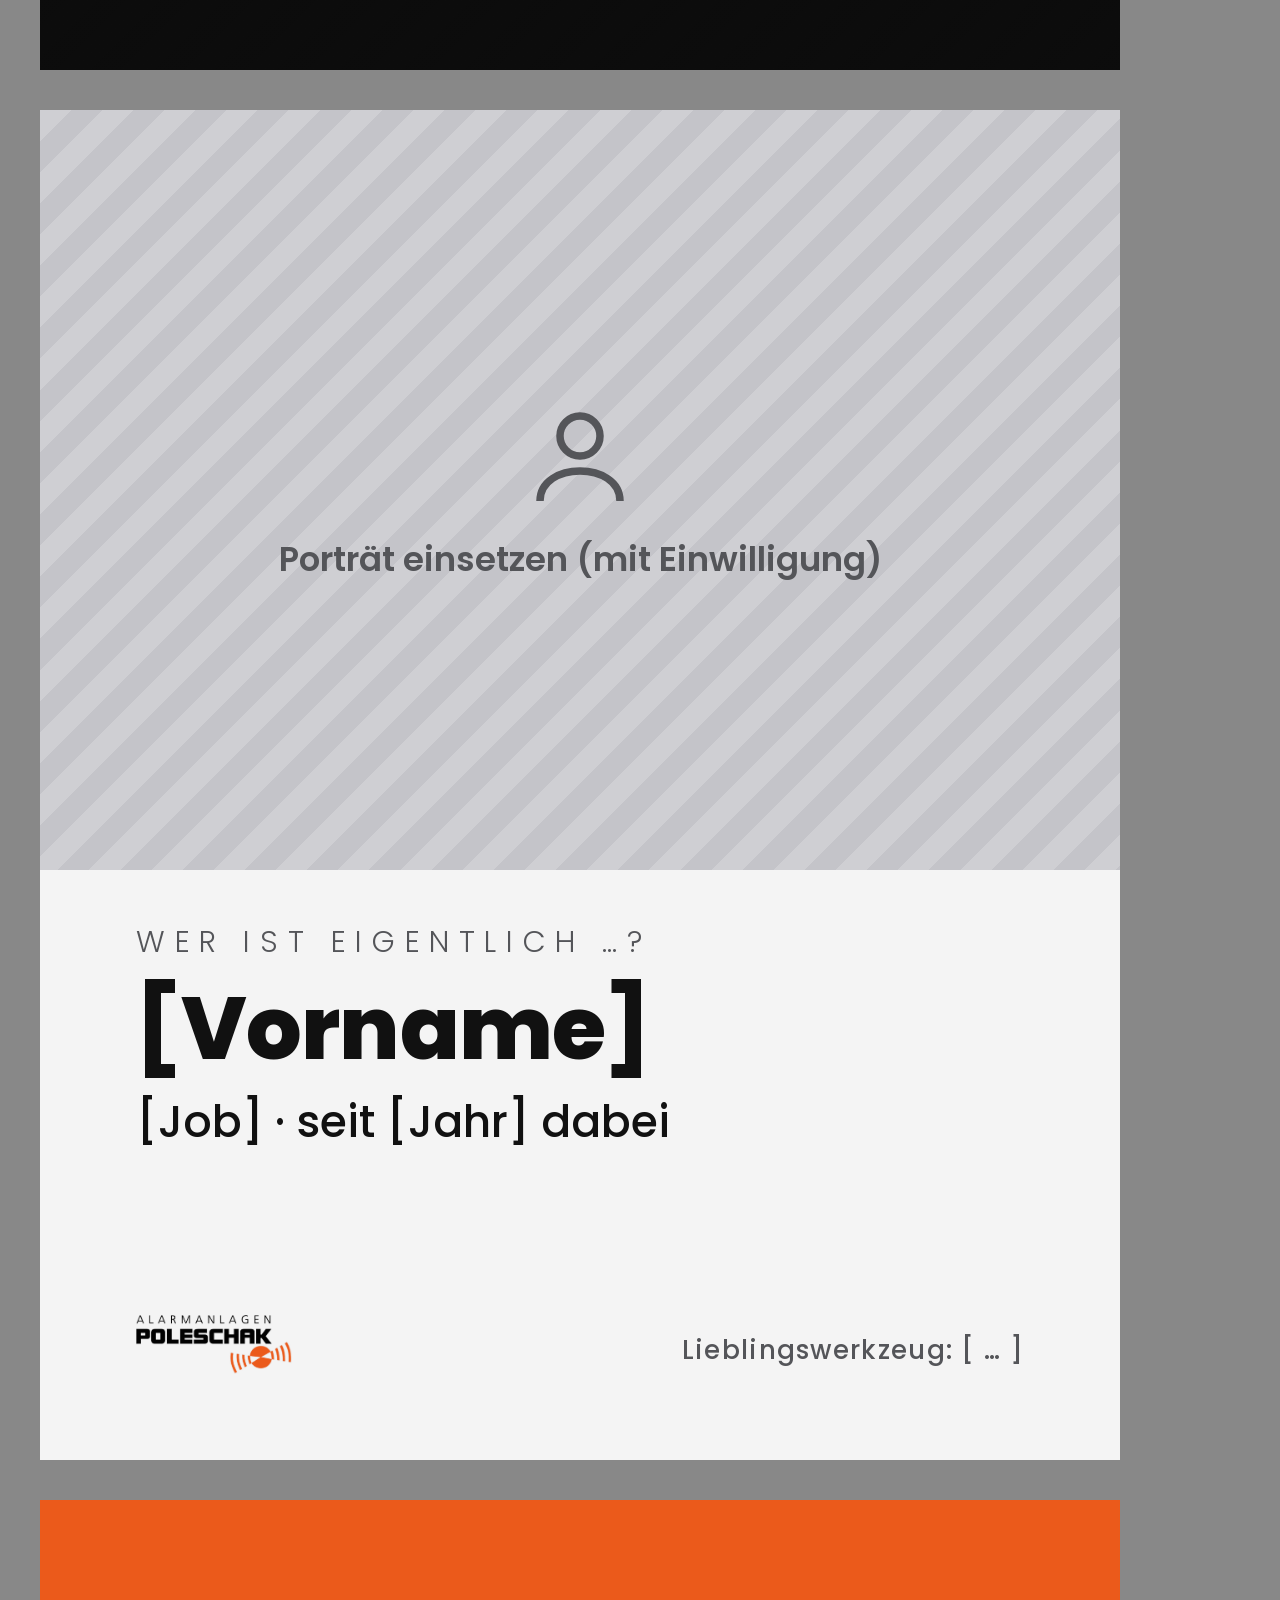
<file: poleschak-social-media/vorlagen/vorlagen.html>
<!doctype html>
<html lang="de">
<head>
<meta charset="utf-8">
<title>Vorlagen – Alarmanlagen Poleschak</title>
<link href="../marken-kit/fonts/poppins.css" rel="stylesheet">
<style>
  *{box-sizing:border-box;margin:0;padding:0}
  body{font-family:'Poppins',sans-serif;background:#888;padding:40px;display:flex;flex-wrap:wrap;gap:40px;align-items:flex-start}
  .tpl{position:relative;overflow:hidden;flex:none}
  .post{width:1080px;height:1350px;padding:110px 96px}
  .tall{width:1080px;height:1920px;padding:260px 96px}
  .sq{width:1080px;height:1080px}
  .nacht{background:radial-gradient(circle at 88% 6%,rgba(235,90,27,.50),rgba(235,90,27,0) 42%),linear-gradient(165deg,#242424,#0b0b0b);color:#fff}
  .hell{background:#F4F4F4;color:#111}
  .orange{background:#EB5A1B;color:#111}
  .k{font-weight:300;letter-spacing:.32em;text-transform:uppercase;font-size:30px}
  .nacht .k{color:#B4B5BB} .hell .k{color:#545559} .orange .k{color:#111;opacity:.75}
  .h{font-weight:800;font-size:104px;line-height:1.04;margin-top:30px;letter-spacing:-.01em}
  .h.m{font-size:88px}
  .bar{width:150px;height:14px;background:#EB5A1B;margin-top:40px}
  .orange .bar{background:#111}
  .s{font-size:44px;line-height:1.4;margin-top:40px;font-weight:500}
  .nacht .s{color:#e4e4e4}
  .src{font-size:26px;color:#545559;margin-top:24px}
  .nacht .src{color:#B4B5BB}
  .o{color:#EB5A1B}
  .sig{position:absolute;left:96px;bottom:80px;height:92px}
  .sigtag{position:absolute;left:84px;bottom:70px;background:#fff;border-radius:14px;padding:12px 18px}
  .sigtag img{height:80px;display:block}
  .count{position:absolute;right:96px;bottom:96px;font-size:30px;font-weight:600;letter-spacing:.1em}
  .nacht .count{color:#B4B5BB} .hell .count{color:#545559}
  .btn{display:inline-block;margin-top:56px;padding:26px 40px;border-radius:14px;font-weight:700;font-size:40px}
  .list{margin-top:60px}
  .item{display:flex;gap:40px;align-items:flex-start;margin-bottom:54px}
  .num{flex:none;width:100px;height:100px;border-radius:50%;background:#EB5A1B;color:#fff;font-weight:800;font-size:52px;display:flex;align-items:center;justify-content:center}
  .item b{display:block;font-size:50px;font-weight:700;line-height:1.15}
  .item span{display:block;font-size:36px;line-height:1.4;color:#545559;margin-top:10px}
  .ph{position:absolute;background:repeating-linear-gradient(135deg,#cfcfd3 0 22px,#c4c4c9 22px 44px);display:flex;flex-direction:column;align-items:center;justify-content:center;color:#545559;font-size:34px;font-weight:600;text-align:center;gap:18px}
  .ph.dk{background:repeating-linear-gradient(135deg,#2c2c2c 0 22px,#262626 22px 44px);color:#8a8a8f}
  .facts{display:flex;gap:28px;margin-top:56px}
  .fact{flex:1;background:rgba(17,17,17,.9);color:#fff;border-radius:18px;padding:28px 26px}
  .fact b{display:block;font-size:56px;font-weight:800;color:#EB5A1B;line-height:1}
  .fact span{display:block;font-size:28px;margin-top:10px;line-height:1.3}
  ul.dots{list-style:none;margin-top:56px}
  ul.dots li{position:relative;padding-left:62px;font-size:42px;line-height:1.35;margin-bottom:30px;font-weight:500}
  ul.dots li::before{content:"";position:absolute;left:0;top:14px;width:30px;height:30px;border-radius:50%;background:#EB5A1B}
  .sticker{border:5px dashed rgba(255,255,255,.55);border-radius:28px;height:330px;margin-top:80px;display:flex;align-items:center;justify-content:center;font-size:36px;color:rgba(255,255,255,.7);font-weight:600}
  .orange .sticker{border-color:rgba(17,17,17,.5);color:rgba(17,17,17,.7)}
  .hlicon{width:1080px;height:1080px;background:#EB5A1B;display:flex;align-items:center;justify-content:center}
</style>
</head>
<body>

<!-- ===== Reel-Cover: 3 Uhr nachts ===== -->
<section class="tpl tall nacht" data-name="reel-cover-3-uhr-nachts">
  <svg style="position:absolute;right:-90px;top:140px" width="560" height="560" viewBox="0 0 300 300" fill="none" stroke="#EB5A1B" stroke-width="14" stroke-linecap="round">
    <path d="M200 60 Q250 150 200 240" opacity=".9"/><path d="M240 30 Q305 150 240 270" opacity=".55"/><path d="M160 90 Q190 150 160 210"/><circle cx="110" cy="150" r="34" fill="#EB5A1B" stroke="none"/>
  </svg>
  <div class="k" style="margin-top:120px">3 Uhr nachts · Folge 1</div>
  <div class="h" style="font-size:132px">03:12 Uhr.<br>Ein Alarm<br>geht ein.</div>
  <div class="bar"></div>
  <div class="s">Was jetzt in der Leitstelle passiert.</div>
  <img class="sig" src="../assets/logo-negativ.png" style="bottom:330px">
</section>

<!-- ===== Karussell Schwachstellen 1/4 ===== -->
<section class="tpl post hell" data-name="karussell-schwachstellen-1">
  <svg style="position:absolute;right:-110px;bottom:230px" width="420" height="420" viewBox="0 0 300 300" fill="none" stroke="#EB5A1B" stroke-width="12" stroke-linecap="round" opacity=".9">
    <path d="M200 60 Q250 150 200 240"/><path d="M240 30 Q305 150 240 270" opacity=".5"/><circle cx="130" cy="150" r="30" fill="#EB5A1B" stroke="none"/></svg>
  <div class="k">Sicher-Check · Dunkle Jahreszeit</div>
  <div class="h">5 Schwach&shy;stellen, die Einbrecher <span class="o">lieben.</span></div>
  <div class="bar"></div>
  <div class="s">Check dein Zuhause in 2 Minuten →</div>
  <img class="sig" src="../assets/logo-transparent.png">
  <div class="count">1/4</div>
</section>

<!-- ===== Karussell 2/4 ===== -->
<section class="tpl post hell" data-name="karussell-schwachstellen-2">
  <div class="k">Sicher-Check</div>
  <div class="list">
    <div class="item"><div class="num">1</div><div><b>Terrassen- und Balkontüren</b><span>Von hinten, im Dunkeln, oft nur einfach gesichert.</span></div></div>
    <div class="item"><div class="num">2</div><div><b>Gekippte Fenster</b><span>Gekippt heißt offen, auch für 5 Minuten.</span></div></div>
    <div class="item"><div class="num">3</div><div><b>Keller und Nebeneingänge</b><span>Aus dem Blick, aus dem Sinn. Genau das nutzen Täter.</span></div></div>
  </div>
  <img class="sig" src="../assets/logo-transparent.png">
  <div class="count">2/4</div>
</section>

<!-- ===== Karussell 3/4 ===== -->
<section class="tpl post hell" data-name="karussell-schwachstellen-3">
  <div class="k">Sicher-Check</div>
  <div class="list">
    <div class="item"><div class="num">4</div><div><b>Dunkle Ecken</b><span>Licht mit Bewegungsmelder nimmt Einbrechern die Deckung.</span></div></div>
    <div class="item"><div class="num">5</div><div><b>Niemand merkt etwas</b><span>Ohne Alarm bleibt ein Einbruch oft stundenlang unbemerkt.</span></div></div>
  </div>
  <img class="sig" src="../assets/logo-transparent.png">
  <div class="src" style="position:absolute;left:96px;bottom:220px;max-width:800px">Angelehnt an die Empfehlungen der Polizei (K-Einbruch).</div>
  <div class="count">3/4</div>
</section>

<!-- ===== Karussell 4/4 CTA ===== -->
<section class="tpl post nacht" data-name="karussell-schwachstellen-4">
  <div class="k">Kostenlose Sicherheitsberatung</div>
  <div class="h">Wir checken dein Zuhause. <span class="o">Kostenlos.</span></div>
  <div class="bar"></div>
  <div class="s">Schreib uns „Instagram“ per WhatsApp oder ruf an: 08458 34220-0</div>
  <div class="btn" style="background:#EB5A1B;color:#fff">WhatsApp → Link in Bio</div>
  <img class="sig" src="../assets/logo-negativ.png">
  <div class="count">4/4</div>
</section>

<!-- ===== Post PKS ===== -->
<section class="tpl post hell" data-name="post-pks-2025">
  <div class="k">Sicher wissen</div>
  <div class="h">Fast jeder <span class="o">2.</span> Einbruch scheitert.</div>
  <div class="bar"></div>
  <div class="s">44,9 % bleiben im Versuch stecken, oft an guter Sicherung.</div>
  <div class="src">Quelle: Polizeiliche Kriminalstatistik 2025 (BKA)</div>
  <img class="sig" src="../assets/logo-transparent.png">
</section>

<!-- ===== Post Karriere Azubi ===== -->
<section class="tpl post orange" data-name="post-karriere-ausbildung">
  <svg style="position:absolute;right:-170px;bottom:20px" width="460" height="460" viewBox="0 0 300 300" fill="none" stroke="#111" stroke-width="14" stroke-linecap="round" opacity=".16">
    <path d="M200 60 Q250 150 200 240"/><path d="M240 30 Q305 150 240 270"/><path d="M160 90 Q190 150 160 210"/><circle cx="110" cy="150" r="34" fill="#111" stroke="none"/></svg>
  <div class="k">Karriere · Ausbildung 2027</div>
  <div class="h" style="color:#fff">Mach Alarm.<br><span style="color:#111">Beruflich.</span></div>
  <div class="s" style="font-size:40px">Elektroniker/in für Energie- und Gebäudetechnik (m/w/d)</div>
  <div class="facts">
    <div class="fact"><b>90 %</b><span>Übernahme nach der Ausbildung</span></div>
    <div class="fact"><b>7</b><span>Azubis im Team</span></div>
    <div class="fact"><b>1975</b><span>gegründet, Familien&shy;unternehmen</span></div>
  </div>
  <div class="btn" style="background:#111;color:#fff">Praktikum per WhatsApp →</div>
  <div class="sigtag"><img src="../assets/logo-transparent.png"></div>
</section>

<!-- ===== Post Stelle Servicetechniker ===== -->
<section class="tpl post nacht" data-name="post-stelle-servicetechniker">
  <div class="k">Wir suchen dich</div>
  <div class="h m">Service&shy;techniker Sicherheits&shy;technik <span class="o">(m/w/d)</span></div>
  <div class="bar"></div>
  <ul class="dots">
    <li>Gaimersheim · Vollzeit oder Teilzeit</li>
    <li>Alarm-, Video- und Zutrittssysteme</li>
    <li>Familienunternehmen seit 1975</li>
    <li><b>Bewerbung in 60 Sekunden</b>, ohne Anschreiben</li>
  </ul>
  <img class="sig" src="../assets/logo-negativ.png">
</section>

<!-- ===== Post Google ===== -->
<section class="tpl post hell" data-name="post-google-bewertung">
  <div class="k">Danke für euer Vertrauen</div>
  <div style="display:flex;align-items:baseline;gap:30px;margin-top:40px">
    <div style="font-weight:800;font-size:260px;line-height:1">5,0</div>
    <div style="font-size:80px;color:#EB5A1B;letter-spacing:.05em">★★★★★</div>
  </div>
  <div class="s" style="margin-top:10px">bei Google</div>
  <div class="bar"></div>
  <div style="margin-top:60px;background:#fff;border-radius:22px;padding:44px 48px;box-shadow:0 10px 30px rgba(0,0,0,.08)">
    <div style="font-size:40px;line-height:1.45;font-style:italic;color:#545559">„[Zitat aus einer echten Google-Bewertung einsetzen]“</div>
    <div style="font-size:30px;margin-top:22px;font-weight:600">[Vorname], [Ort]</div>
  </div>
  <img class="sig" src="../assets/logo-transparent.png">
</section>

<!-- ===== Post Familie ===== -->
<section class="tpl post nacht" data-name="post-familie-poleschak" style="padding:0">
  <div class="ph dk" style="inset:0;justify-content:flex-start;padding-top:260px">
    <svg width="120" height="120" viewBox="0 0 24 24" fill="none" stroke="currentColor" stroke-width="1.5"><rect x="3" y="7" width="18" height="13" rx="2"/><circle cx="12" cy="13.5" r="3.5"/><path d="M8 7l1.5-2.5h5L16 7"/></svg>
    Teamfoto einsetzen
  </div>
  <div style="position:absolute;left:0;right:0;bottom:0;height:720px;background:linear-gradient(0deg,rgba(11,11,11,.97) 35%,rgba(11,11,11,0))"></div>
  <div style="position:absolute;left:96px;right:96px;bottom:220px">
    <div class="k">Seit 1975</div>
    <div class="h">Familie Poleschak.</div>
    <div class="bar"></div>
    <div class="s">59 Menschen. 2 Standorte.<br><span class="o">1&nbsp;Versprechen.</span></div>
  </div>
  <img class="sig" src="../assets/logo-negativ.png">
</section>

<!-- ===== Post Wer ist eigentlich ===== -->
<section class="tpl post hell" data-name="post-wer-ist-eigentlich" style="padding:0">
  <div class="ph" style="left:0;right:0;top:0;height:760px">
    <svg width="120" height="120" viewBox="0 0 24 24" fill="none" stroke="currentColor" stroke-width="1.5"><circle cx="12" cy="8" r="4"/><path d="M4 21c0-4 4-6 8-6s8 2 8 6"/></svg>
    Porträt einsetzen (mit Einwilligung)
  </div>
  <div style="position:absolute;left:96px;right:96px;top:810px">
    <div class="k">Wer ist eigentlich …?</div>
    <div class="h m" style="margin-top:18px">[Vorname]</div>
    <div class="s" style="margin-top:16px">[Job] · seit [Jahr] dabei</div>
  </div>
  <div class="count" style="font-size:26px;font-weight:500;letter-spacing:.05em;bottom:90px">Lieblingswerkzeug: [ … ]</div>
  <img class="sig" src="../assets/logo-transparent.png" style="height:80px">
</section>

<!-- ===== Post Karriere ohne Kennzahlen ===== -->
<section class="tpl post orange" data-name="post-karriere-praktikum">
  <svg style="position:absolute;right:-170px;bottom:20px" width="460" height="460" viewBox="0 0 300 300" fill="none" stroke="#111" stroke-width="14" stroke-linecap="round" opacity=".16">
    <path d="M200 60 Q250 150 200 240"/><path d="M240 30 Q305 150 240 270"/><path d="M160 90 Q190 150 160 210"/><circle cx="110" cy="150" r="34" fill="#111" stroke="none"/></svg>
  <div class="k">Karriere · Ausbildung</div>
  <div class="h" style="color:#fff">Mach Alarm.<br><span style="color:#111">Beruflich.</span></div>
  <div class="bar"></div>
  <div class="s">Werde Elektroniker/in für Energie- und Gebäudetechnik (m/w/d) und schütze, was Menschen wichtig ist.</div>
  <div class="btn" style="background:#111;color:#fff">Praktikum per WhatsApp →</div>
  <div class="sigtag"><img src="../assets/logo-transparent.png"></div>
</section>

<!-- ===== Story Umfrage ===== -->
<section class="tpl tall nacht" data-name="story-umfrage">
  <div class="k">Umfrage</div>
  <div class="h" style="font-size:112px">Wann wird öfter eingebrochen?</div>
  <div class="bar"></div>
  <div class="sticker">Umfrage-Sticker hier platzieren</div>
  <div class="s" style="font-size:36px;color:#B4B5BB">Auflösung morgen, mit Quelle.</div>
  <img class="sig" src="../assets/logo-negativ.png" style="bottom:260px">
</section>

<!-- ===== Story Leitstelle ===== -->
<section class="tpl tall nacht" data-name="story-wochenstart-leitstelle" style="padding:0">
  <div class="ph dk" style="inset:0">
    <svg width="120" height="120" viewBox="0 0 24 24" fill="none" stroke="currentColor" stroke-width="1.5"><rect x="3" y="7" width="18" height="13" rx="2"/><circle cx="12" cy="13.5" r="3.5"/><path d="M8 7l1.5-2.5h5L16 7"/></svg>
    Foto/Video aus der Leitstelle<br><span style="font-size:28px;font-weight:400">Monitore unscharf · keine Namen</span>
  </div>
  <div style="position:absolute;left:0;right:0;top:0;height:640px;background:linear-gradient(180deg,rgba(11,11,11,.95) 30%,rgba(11,11,11,0))"></div>
  <div style="position:absolute;left:96px;right:96px;top:250px">
    <div class="k">Wochenstart in der Leitstelle</div>
    <div class="h" style="font-size:96px;margin-top:18px">Mo · <span class="o">06:00</span> Uhr</div>
  </div>
  <div style="position:absolute;left:96px;right:96px;bottom:300px;font-size:44px;font-weight:600;color:#fff;text-shadow:0 2px 20px rgba(0,0,0,.8)">Die Nacht war ruhig. Schönen Wochenstart! ☕</div>
</section>

<!-- ===== Story Stelle ===== -->
<section class="tpl tall orange" data-name="story-stelle">
  <div class="k">Wir suchen dich</div>
  <div class="h" style="color:#fff;font-size:120px">Service&shy;techniker<br><span style="color:#111">(m/w/d)</span></div>
  <div class="s" style="font-size:42px">Gaimersheim · Vollzeit oder Teilzeit<br>Bewerbung in 60 Sekunden</div>
  <div class="sticker">Link-Sticker „Jetzt bewerben“</div>
  <div class="sigtag" style="bottom:250px"><img src="../assets/logo-transparent.png"></div>
</section>

<!-- ===== Highlight-Cover ===== -->
<section class="tpl sq" data-name="highlight-ueber-uns"><div class="hlicon"><svg width="520" height="520" viewBox="0 0 24 24" fill="none" stroke="#fff" stroke-width="1.6" stroke-linecap="round" stroke-linejoin="round"><path d="M3 11l9-7 9 7"/><path d="M5 10v10h14V10"/><path d="M10 20v-6h4v6"/></svg></div></section>
<section class="tpl sq" data-name="highlight-leitstelle"><div class="hlicon"><svg width="520" height="520" viewBox="0 0 24 24" fill="none" stroke="#fff" stroke-width="1.6" stroke-linecap="round"><path d="M4 14v-2a8 8 0 0116 0v2"/><rect x="3" y="14" width="4" height="6" rx="1.5"/><rect x="17" y="14" width="4" height="6" rx="1.5"/></svg></div></section>
<section class="tpl sq" data-name="highlight-karriere"><div class="hlicon"><svg width="520" height="520" viewBox="0 0 24 24" fill="none" stroke="#fff" stroke-width="1.6" stroke-linecap="round" stroke-linejoin="round"><circle cx="8" cy="15" r="4"/><path d="M11 12l9-9M17 6l3 3M15 8l2 2"/></svg></div></section>
<section class="tpl sq" data-name="highlight-tipps"><div class="hlicon"><svg width="520" height="520" viewBox="0 0 24 24" fill="none" stroke="#fff" stroke-width="1.6" stroke-linecap="round" stroke-linejoin="round"><path d="M12 3l7 3v5c0 5-3 8-7 10-4-2-7-5-7-10V6z"/><path d="M9 12l2 2 4-4"/></svg></div></section>
<section class="tpl sq" data-name="highlight-kunden"><div class="hlicon"><svg width="520" height="520" viewBox="0 0 24 24" fill="#fff"><path d="M12 3.5l2.6 5.3 5.9.9-4.3 4.1 1 5.8L12 16.9l-5.2 2.7 1-5.8L3.5 9.7l5.9-.9z"/></svg></div></section>

</body>
</html>
</file>
